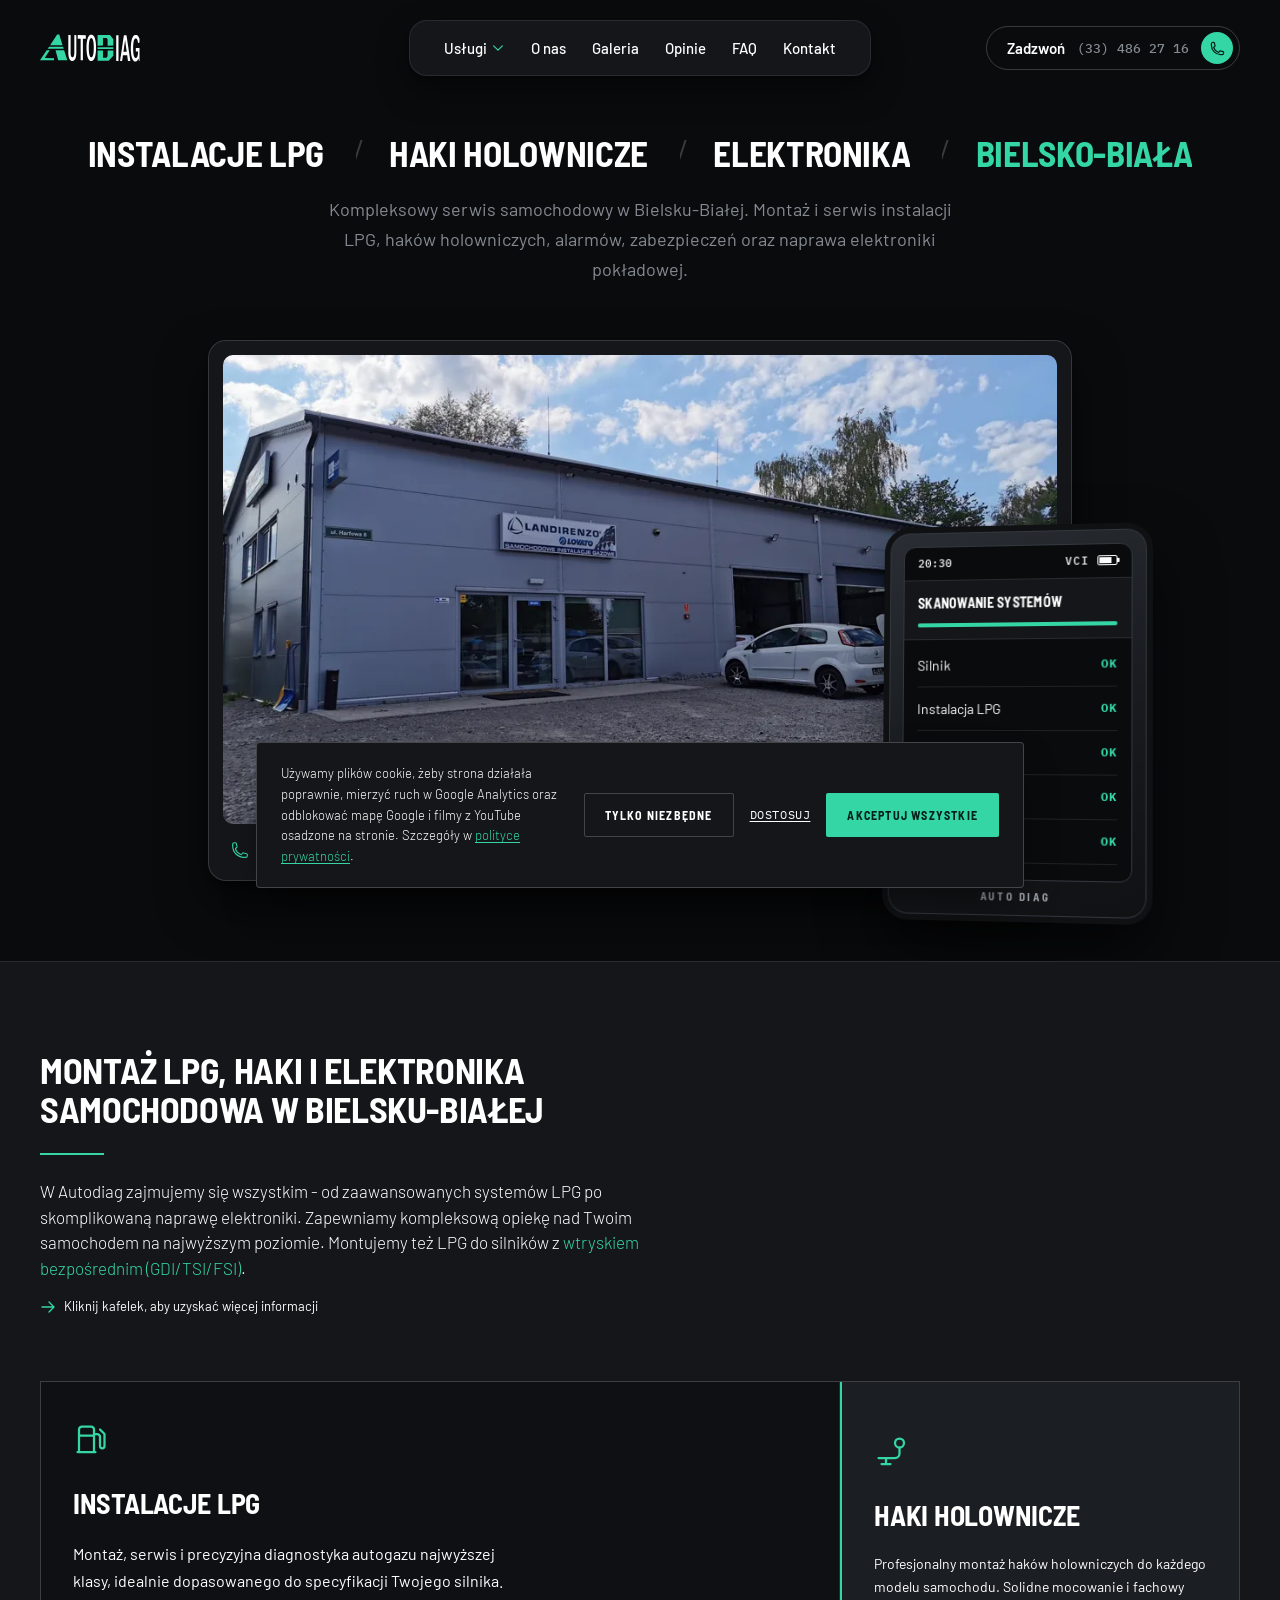
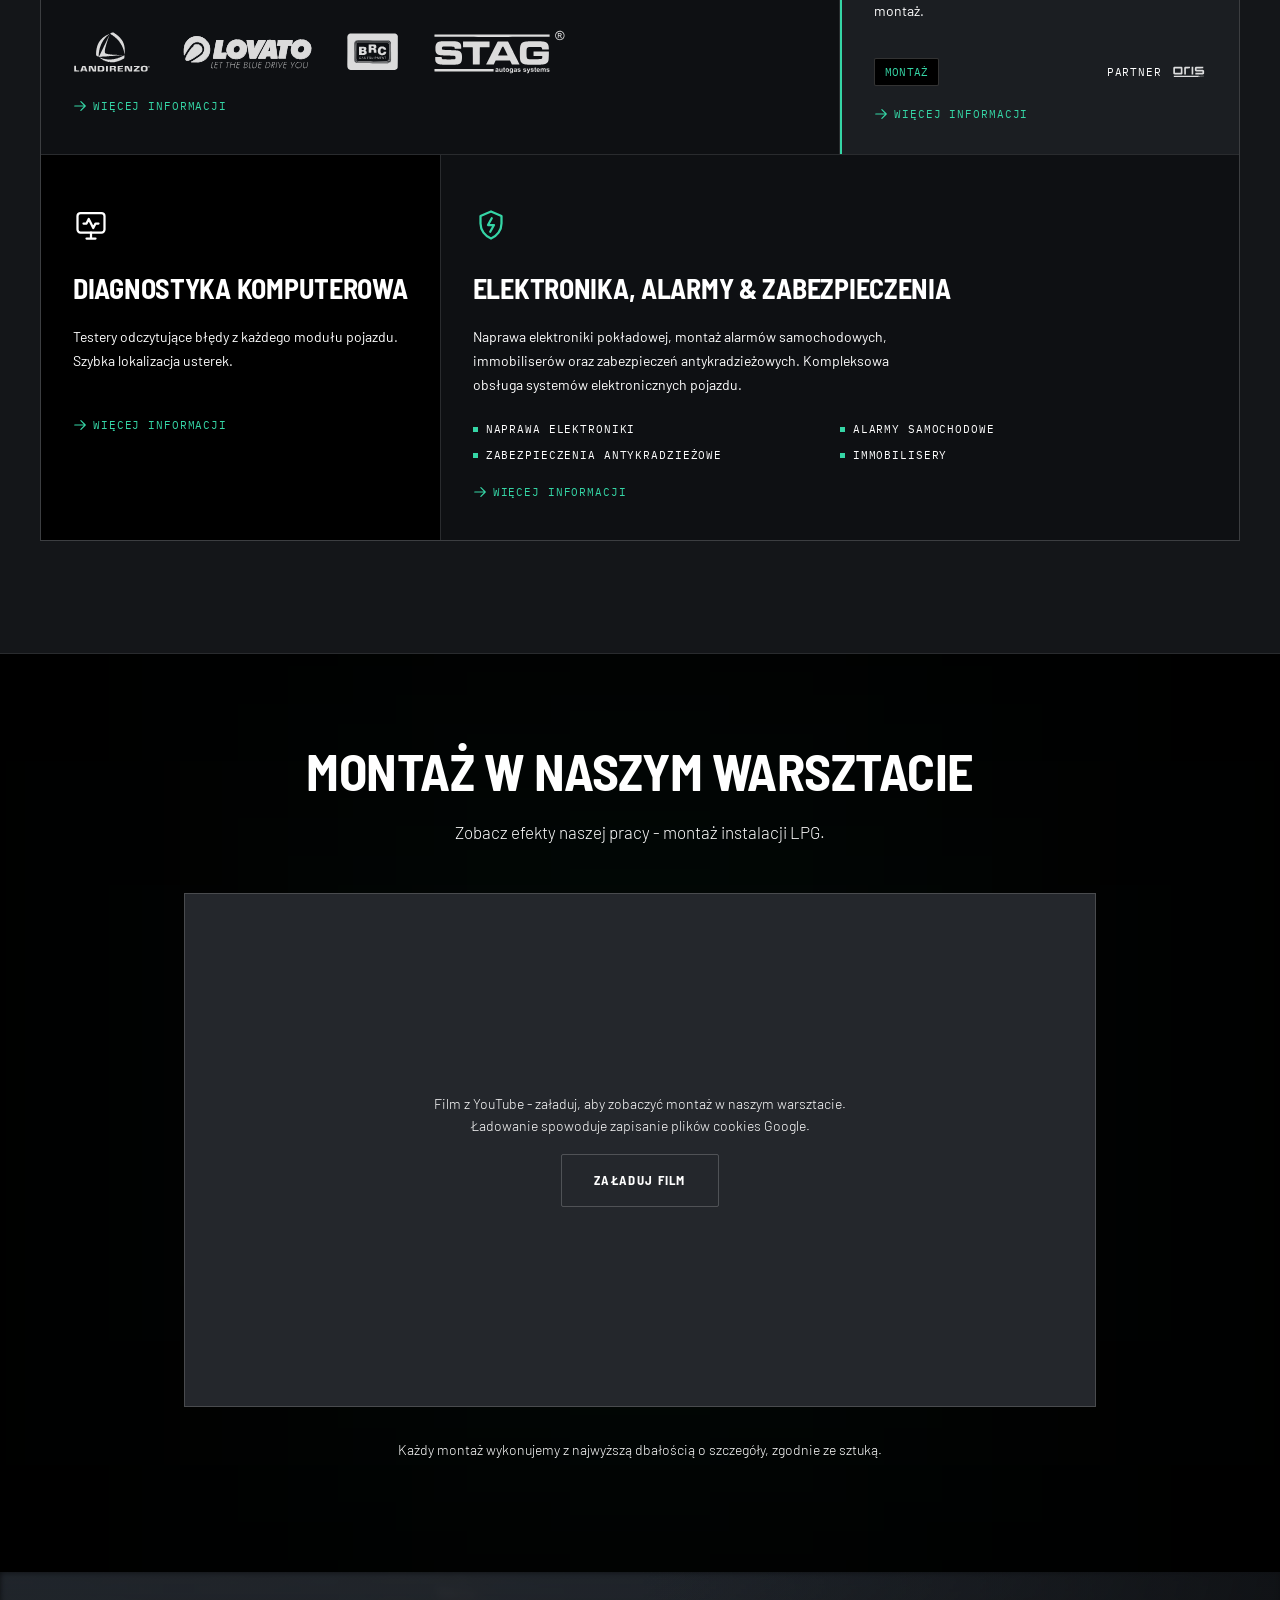
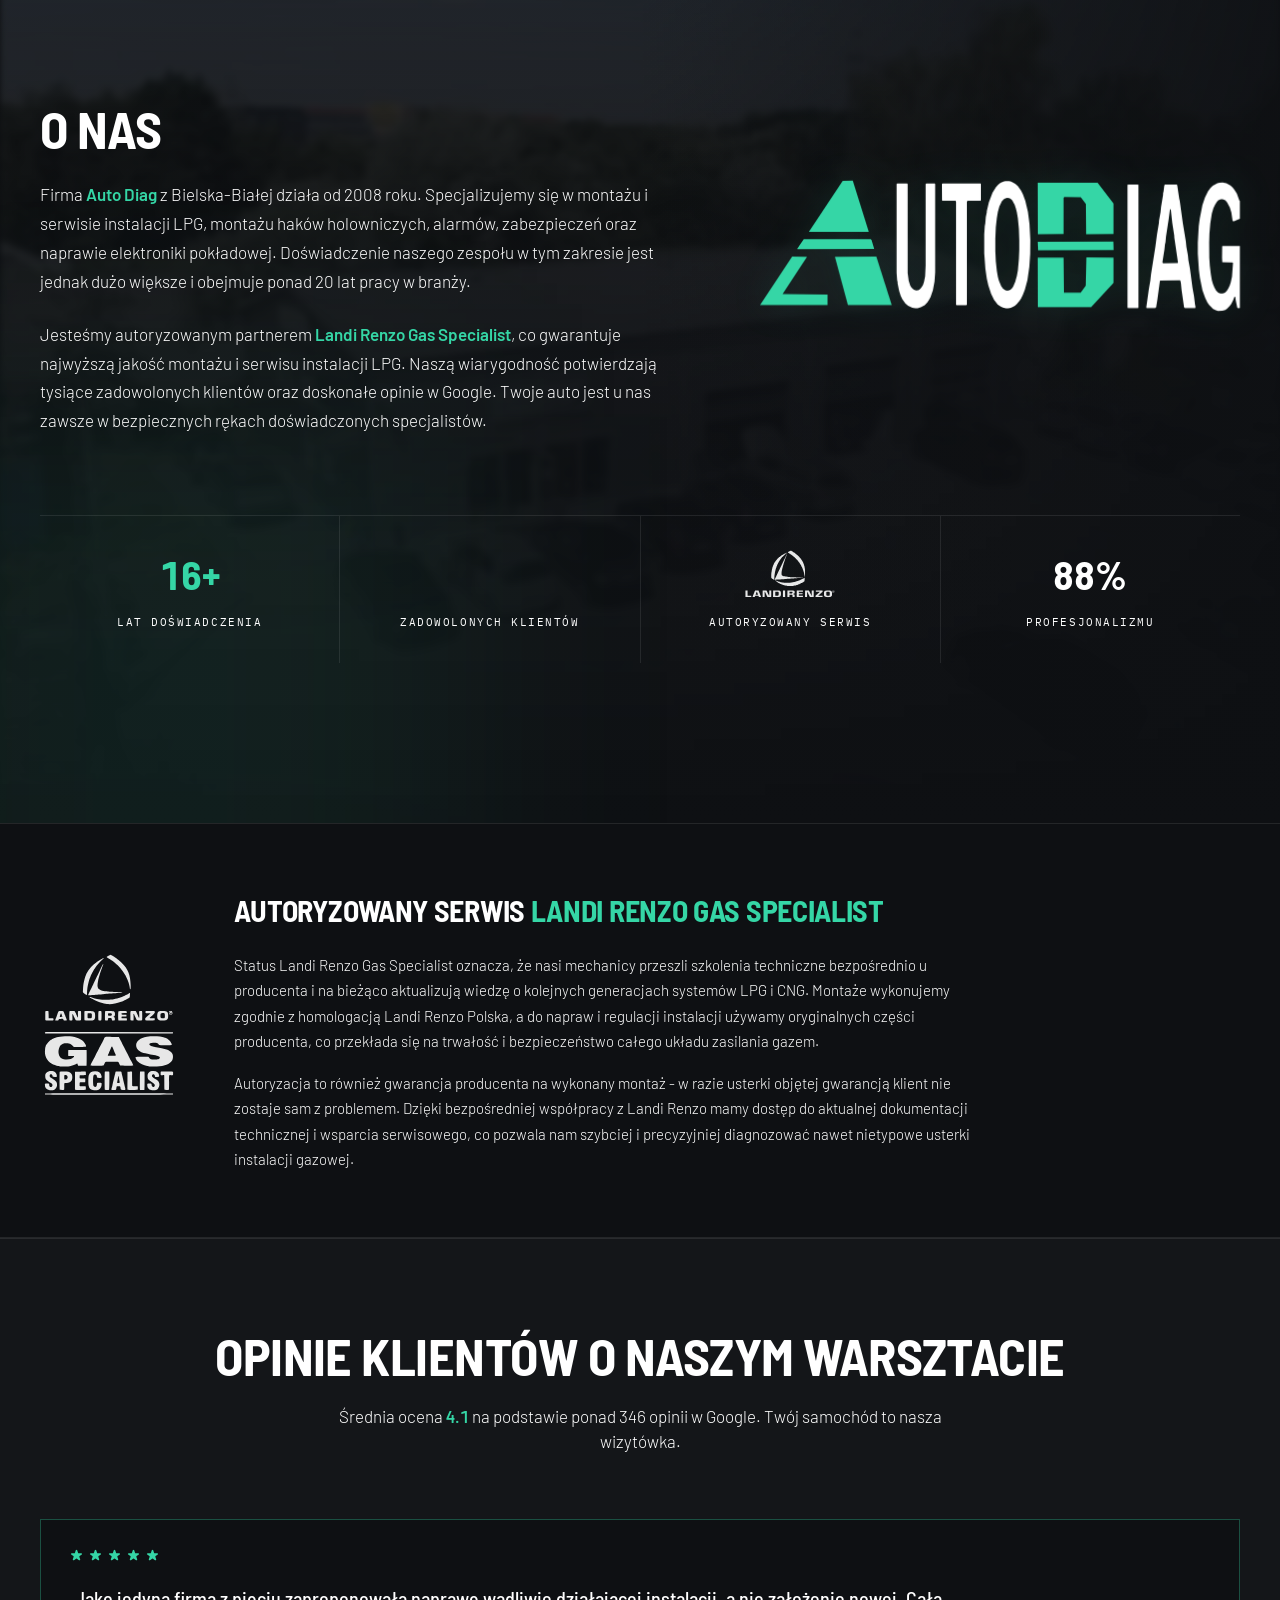
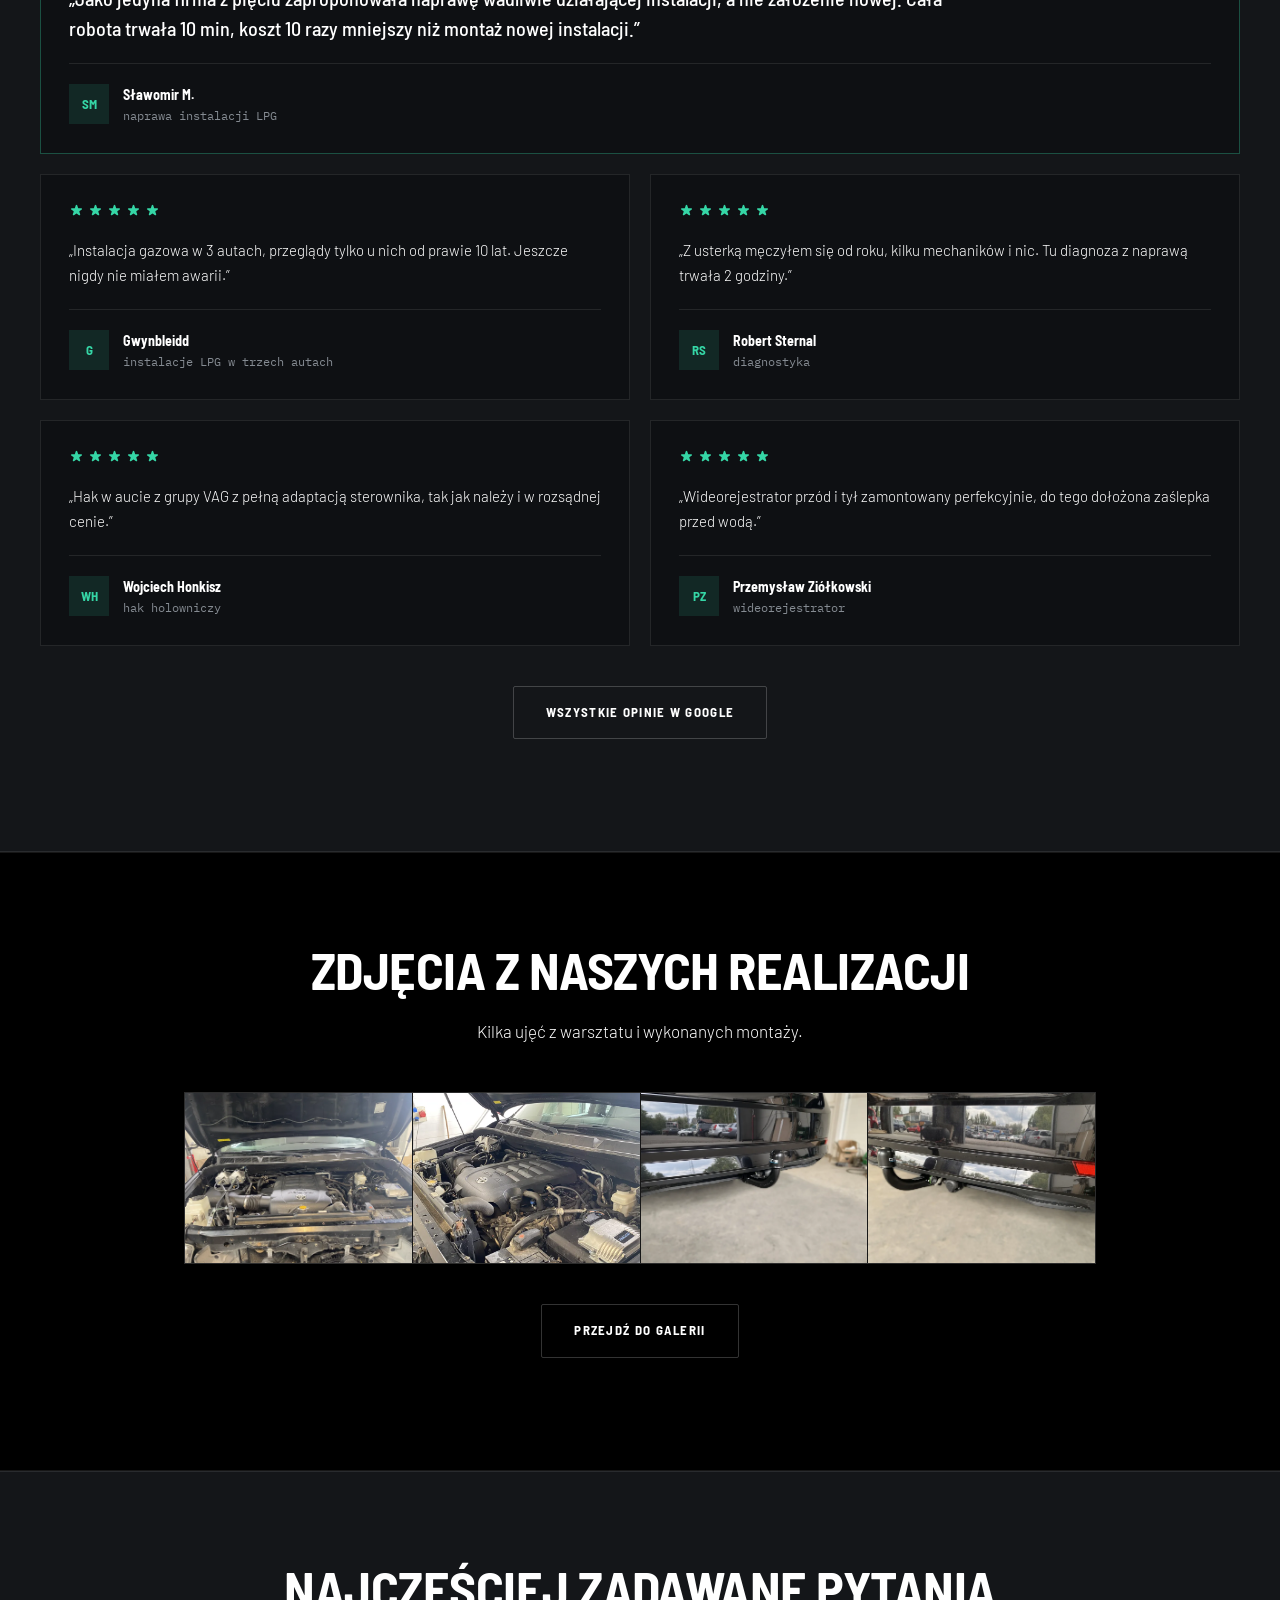
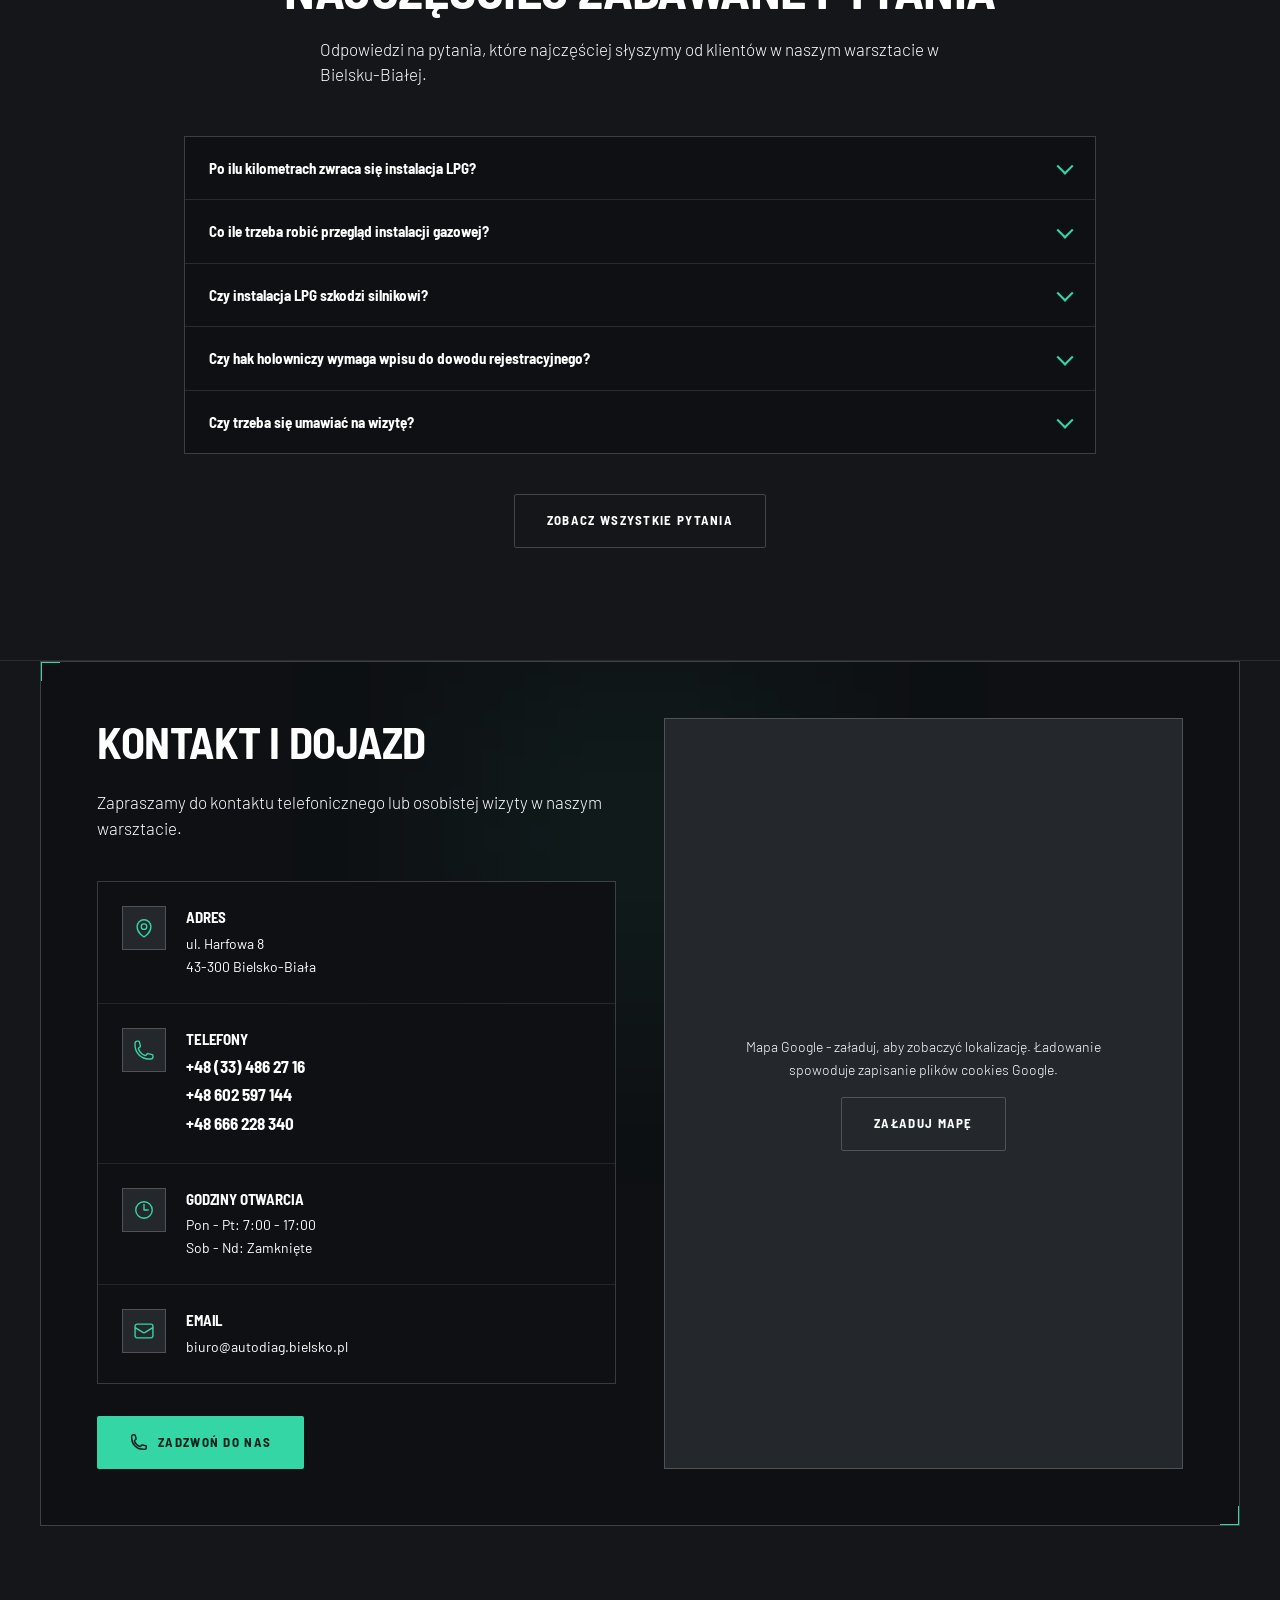
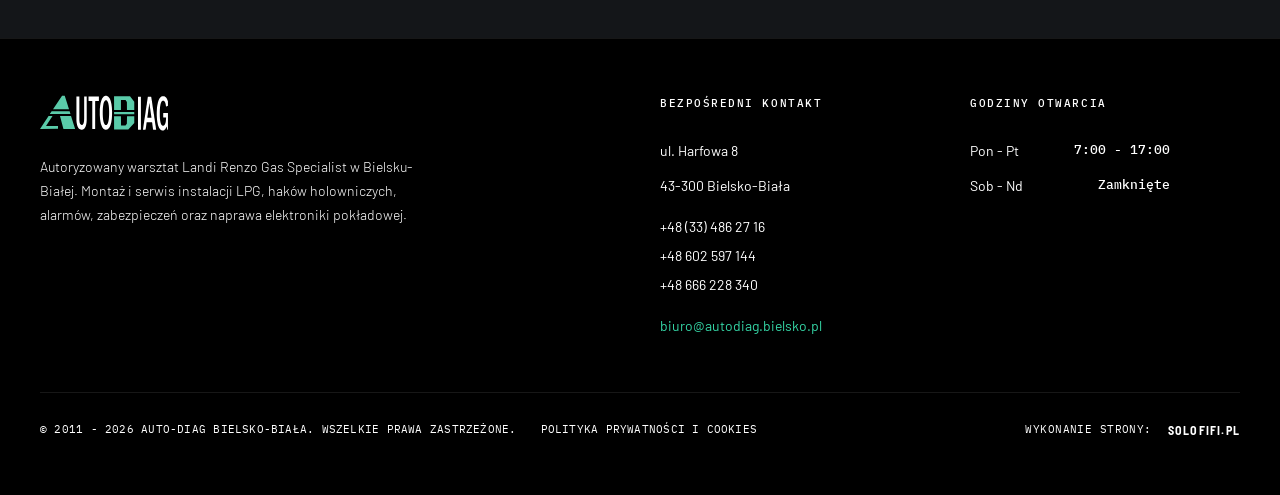
<file: index.html>
<!DOCTYPE html>
<html lang="pl">
<head>
<script src="js/ga-init.js?v=50d5a978"></script>
<meta charset="UTF-8">
<meta name="viewport" content="width=device-width, initial-scale=1.0">
<title>Autogaz LPG Bielsko-Biała - Haki, Diagnostyka | Auto Diag</title>
<meta name="description" content="Auto Diag Bielsko-Biała – autogaz i instalacje LPG, haki holownicze, diagnostyka komputerowa i elektronika samochodowa. 18 lat doświadczenia. Zadzwoń!">
<link rel="canonical" href="https://lpg.bielsko.pl/">

<meta property="og:type" content="business.business">
<meta property="og:site_name" content="Auto Diag Bielsko-Biała">
<meta property="og:title" content="Autogaz LPG Bielsko-Biała - Haki, Diagnostyka | Auto Diag">
<meta property="og:description" content="Auto Diag Bielsko-Biała – autogaz i instalacje LPG, haki holownicze, diagnostyka komputerowa i elektronika samochodowa. 18 lat doświadczenia. Zadzwoń!">
<meta property="og:url" content="https://lpg.bielsko.pl/">
<meta property="og:image" content="https://lpg.bielsko.pl/images/og/lpg-16x9.jpg">
<meta property="og:image:width" content="1200">
<meta property="og:image:height" content="630">
<meta property="og:image:alt" content="Instalacja LPG zamontowana w Toyocie V8 – warsztat Auto Diag Bielsko-Biała">
<meta property="og:locale" content="pl_PL">

<meta name="twitter:card" content="summary_large_image">
<meta name="twitter:title" content="Autogaz LPG Bielsko-Biała - Haki, Diagnostyka | Auto Diag">
<meta name="twitter:description" content="Auto Diag Bielsko-Biała – autogaz i instalacje LPG, haki holownicze, diagnostyka komputerowa i elektronika samochodowa. 18 lat doświadczenia. Zadzwoń!">
<meta name="twitter:image" content="https://lpg.bielsko.pl/images/og/lpg-16x9.jpg">

<link rel="icon" href="icons/favicon.ico" sizes="any">
<link rel="icon" href="icons/favicon-16x16.png" sizes="16x16" type="image/png">
<link rel="icon" href="icons/favicon-32x32.png" sizes="32x32" type="image/png">
<link rel="apple-touch-icon" href="icons/apple-touch-icon.png" sizes="180x180">
<link rel="manifest" href="icons/site.webmanifest">

<link rel="stylesheet" href="css/fonts.css?v=e96d44db">
<link rel="preload" as="image" href="images/warsztat-1600.webp" imagesrcset="images/warsztat-960.webp 960w, images/warsztat-1600.webp 1600w" imagesizes="(min-width: 1024px) 54rem, 100vw" fetchpriority="high">
<link rel="stylesheet" href="css/style.css?v=928affa5">

<script type="application/ld+json">
{
  "@context": "https://schema.org",
  "@type": "AutoRepair",
  "@id": "https://lpg.bielsko.pl/#organization",
  "name": "Auto Diag. Autogaz, elektronika samochodowa",
  "alternateName": ["Auto Diag", "Autodiag", "Auto Diag Bielsko-Biała"],
  "image": [
    "https://lpg.bielsko.pl/images/og/lpg-1x1.jpg",
    "https://lpg.bielsko.pl/images/og/lpg-4x3.jpg",
    "https://lpg.bielsko.pl/images/og/lpg-16x9.jpg"
  ],
  "logo": "https://lpg.bielsko.pl/images/logos/social.jpg",
  "url": "https://lpg.bielsko.pl/",
  "sameAs": [
    "https://maps.app.goo.gl/z8B3qGQAsPBcFWm39"
  ],
  "telephone": ["+48334862716", "+48602597144", "+48666228340"],
  "email": "biuro@autodiag.bielsko.pl",
  "priceRange": "$$",
  "currenciesAccepted": "PLN",
  "paymentAccepted": "Gotówka, Karta płatnicza",
  "address": {
    "@type": "PostalAddress",
    "streetAddress": "ul. Harfowa 8",
    "addressLocality": "Bielsko-Biała",
    "postalCode": "43-300",
    "addressCountry": "PL"
  },
  "geo": {
    "@type": "GeoCoordinates",
    "latitude": 49.8440704,
    "longitude": 19.0363426
  },
  "areaServed": [
    { "@type": "City", "name": "Bielsko-Biała" },
    { "@type": "City", "name": "Czechowice-Dziedzice" },
    { "@type": "City", "name": "Żywiec" },
    { "@type": "City", "name": "Cieszyn" },
    { "@type": "City", "name": "Wilkowice" },
    { "@type": "City", "name": "Szczyrk" }
  ],
  "openingHoursSpecification": [
    {
      "@type": "OpeningHoursSpecification",
      "dayOfWeek": ["Monday", "Tuesday", "Wednesday", "Thursday", "Friday"],
      "opens": "07:00",
      "closes": "17:00"
    },
    {
      "@type": "OpeningHoursSpecification",
      "dayOfWeek": ["Saturday", "Sunday"],
      "opens": "00:00",
      "closes": "00:00"
    }
  ],
  "hasOfferCatalog": {
    "@type": "OfferCatalog",
    "name": "Usługi Auto Diag",
    "itemListElement": [
      { "@type": "Offer", "itemOffered": { "@type": "Service", "name": "Montaż instalacji LPG i CNG" } },
      { "@type": "Offer", "itemOffered": { "@type": "Service", "name": "Serwis i regulacja instalacji LPG" } },
      { "@type": "Offer", "itemOffered": { "@type": "Service", "name": "Wymiana butli i reduktorów LPG" } },
      { "@type": "Offer", "itemOffered": { "@type": "Service", "name": "Montaż haków holowniczych" } },
      { "@type": "Offer", "itemOffered": { "@type": "Service", "name": "Diagnostyka komputerowa" } },
      { "@type": "Offer", "itemOffered": { "@type": "Service", "name": "Naprawa elektroniki pojazdowej" } },
      { "@type": "Offer", "itemOffered": { "@type": "Service", "name": "Montaż alarmów i immobiliserów" } },
      { "@type": "Offer", "itemOffered": { "@type": "Service", "name": "Montaż czujników parkowania" } },
      { "@type": "Offer", "itemOffered": { "@type": "Service", "name": "Naprawa sterowników AirBag" } },
      { "@type": "Offer", "itemOffered": { "@type": "Service", "name": "Radio Code – odkodowanie radia" } }
    ]
  }
}
</script>
</head>
<body>

<nav class="site-header" id="siteHeader">
  <div class="site-header__inner">
    <a href="#top" class="site-header__logo" id="logoLink">
      <svg class="brand-logo" viewBox="0 0 260 73.14" width="256" height="72" role="img" aria-label="Auto Diag Bielsko-Biała – logo"><path class="brand-logo__green" fill-rule="evenodd" d="M50.23 1.45 44.78 1.59 26.43 29.19 58.93 29.12ZM20.15 38.23 20.29 38.5 61.83 38.43 60.38 33.54 59.96 33.19 23.67 33.19ZM36.57 63.07 12.21 62.86 25.46 42.71 17.39 42.57 0 68.86 36.57 68.8ZM63 42.51 40.57 42.64 47.61 68.86 71.35 68.86ZM150.42 2.55 150.49 30.43 164.43 30.36 164.43 10.63 164.92 10.28 173.75 10.35 176.51 14.01 176.65 30.43 191.48 30.36 191.48 13.8 182.86 2.48ZM150.42 34.5 150.63 39.19 191.55 38.99 191.41 34.36ZM150.42 43.2 150.49 69.9 179.34 69.9 191.48 56.79 191.48 43.13 176.78 43.06 176.44 58.31 173.68 62.03 164.64 62.03 164.43 43.13Z" /><path class="brand-logo__white" fill-rule="evenodd" d="M74.32 2.9 73.97 3.17 73.97 51.27 74.25 55.27 74.52 56.44 74.52 57.13 75.35 61.2 76.18 63.69 77.08 65.62 78.73 67.97 80.18 69.21 82.46 70.31 84.11 70.59 85.36 70.52 87.08 70.04 89.15 68.86 90.6 67.35 91.5 66.1 92.39 64.38 93.64 60.79 94.53 56.1 94.88 51.2 94.88 3.17 94.67 2.97 90.12 2.9 89.7 3.17 89.7 47.4 89.43 53.13 88.87 56.03 88.32 57.75 87.77 58.79 87.08 59.76 86.39 60.38 85.7 60.72 84.6 60.86 83.7 60.65 82.8 60.1 81.91 59.13 81.35 58.17 80.53 55.68 79.97 51.41 79.97 3.45 79.9 3.11 79.56 2.9ZM99.02 2.9 98.6 3.11 98.54 3.52 98.6 12.21 98.95 12.35 105.92 12.35 106.19 12.77 106.19 68.59 106.47 68.86 111.78 68.86 112.06 68.52 112.06 12.97 112.13 12.63 112.68 12.28 119.3 12.35 119.65 12.14 119.65 3.17 119.44 2.97ZM132.83 1.66 131.79 1.93 130.21 2.69 129.03 3.59 127.79 4.9 125.93 7.87 123.93 13.18 122.82 17.87 122.82 18.49 122.27 21.18 122 24.56 121.72 26.08 121.44 30.57 121.44 40.85 122.06 49.27 122.82 54.44 123.65 58.17 125.17 62.72 126.76 65.97 128.76 68.52 130.41 69.69 131.59 70.24 133.17 70.59 134.42 70.59 135.8 70.31 136.69 69.97 138 69.21 139.18 68.24 140.63 66.45 141.45 65.14 142.35 63.34 143.46 60.45 144.84 55.34 145.87 48.09 146.35 40.99 146.42 33.47 145.94 24.7 145.11 18.29 143.66 12.28 142.35 8.69 141.39 6.76 139.66 4.35 138.28 3.11 136.07 1.93 134.97 1.66ZM133.73 10.7 134.97 10.9 135.73 11.32 136.62 12.14 137.94 14.56 138.56 16.42 139.11 18.56 139.66 21.87 140.21 27.6 140.42 33.6 140.42 38.85 140.21 43.82 139.66 49.96 139.11 53.06 138.21 56.31 137.11 58.79 136.56 59.62 135.87 60.31 135.24 60.72 134.42 61 133.38 61 132.76 60.79 131.59 59.96 130.62 58.58 129.38 55.55 128.83 53.55 128.27 50.23 127.72 45.2 127.45 39.61 127.45 32.78 127.72 26.63 128.27 21.67 128.83 18.29 129.65 15.32 131.04 12.56 132.28 11.25ZM199.42 3.59 199.14 3.73 199.07 4 199.07 70.18 199.35 70.38 204.8 70.38 205.01 70.24 205.01 3.8 204.73 3.59ZM219.36 3.59 219.15 3.73 218.94 4.35 218.6 7.25 218.32 8.28 218.32 9.04 217.22 15.73 216.94 18.56 216.11 23.18 216.05 24.43 215.01 30.57 214.18 37.05 211.77 52.3 211.42 55.55 210.59 60.31 209.21 70.18 209.42 70.38 213.84 70.45 214.53 70.18 215.22 66.04 216.6 55.75 216.8 55.48 227.43 55.41 227.71 55.62 227.98 56.93 228.33 60.51 229.71 70.18 230.33 70.45 235.78 70.38 235.92 69.83 235.64 68.59 235.09 64.03 234.26 59.41 232.88 49.06 232.05 44.51 231.78 41.88 230.95 37.26 230.67 34.43 229.02 24.36 227.36 12.28 227.09 11.32 225.98 3.86 225.64 3.59ZM222.32 16.84 222.53 17.25 223.29 24.29 224.39 31.26 224.39 32.09 226.4 45.82 226.19 46.09 218.46 46.16 218.05 45.96 217.98 45.54 219.08 38.64 219.36 35.95 219.63 34.85 219.91 31.74 221.29 22.84 222.05 17.11ZM250.55 2.42 248.82 2.48 247.72 2.76 245.23 4.21 243.99 5.45 242.68 7.18 241.02 10.56 239.64 14.56 238.2 21.87 237.64 26.15 237.16 35.05 237.16 41.06 237.71 49.68 238.26 54.03 239.64 60.72 241.16 64.93 242.34 67.35 243.3 68.8 245.44 70.87 246.89 71.62 248.06 71.97 250.48 71.9 252 71.42 252.96 70.8 254.41 69.35 255.24 68.24 256.27 66.24 256.89 64.52 257.1 64.31 257.31 64.31 257.52 64.65 257.65 66.1 258.48 70.18 258.96 70.52 259.93 70.45 259.93 36.78 250.55 36.78 250.34 36.99 250.27 43.26 250.41 45.61 255.93 45.68 256.2 45.96 255.65 53.41 255.03 56.37 254.48 58.1 253.65 59.89 252.89 61.07 251.79 62.1 250.62 62.58 249.37 62.58 248.27 62.1 247.03 60.86 246.13 59.34 245.3 57.27 244.75 55.34 244.2 52.17 243.65 47.54 243.37 43.13 243.3 34.98 243.44 30.22 243.92 24.5 244.75 19.25 245.58 16.42 246.48 14.42 247.51 12.83 248.27 12.08 248.89 11.73 249.65 11.52 250.55 11.52 251.72 11.87 252.27 12.28 253.03 13.18 254.48 15.94 255.31 18.63 255.93 22.91 256.14 23.46 256.76 23.39 259.93 22.01 259.93 12.49 259.65 12.21 258.27 8.42 256.96 6.28 256 5.11 254.82 4 252.62 2.76Z" /></svg>
    </a>

    <div class="site-header__nav">
      <div class="site-header__dropdown">
        <a href="/#uslugi" class="site-header__link site-header__dropdown-toggle" aria-haspopup="true" aria-expanded="false">
          Usługi
          <svg class="site-header__dropdown-icon" viewBox="0 0 24 24" fill="none" stroke="currentColor" stroke-width="2"><path stroke-linecap="round" stroke-linejoin="round" d="m19.5 8.25-7.5 7.5-7.5-7.5"/></svg>
        </a>
        <div class="site-header__dropdown-menu">
          <a href="/instalacje-lpg" class="site-header__dropdown-link">
            <span class="site-header__dropdown-tile"><svg viewBox="0 0 24 24" fill="none" stroke="currentColor" stroke-width="1.5" stroke-linecap="round" stroke-linejoin="round" aria-hidden="true"><path d="M4 20V5a2 2 0 0 1 2-2h6a2 2 0 0 1 2 2v15M3 20h12M4 9h10M14 8h2a2 2 0 0 1 2 2v6a1.5 1.5 0 0 0 3 0V8l-3-3"/></svg></span>
            <span class="site-header__dropdown-text"><span class="site-header__dropdown-title">Instalacje LPG</span><span class="site-header__dropdown-desc">Montaż i serwis instalacji gazowych</span></span>
          </a>
          <a href="/haki-holownicze" class="site-header__dropdown-link">
            <span class="site-header__dropdown-tile"><svg viewBox="0 0 24 24" fill="none" stroke="currentColor" stroke-width="1.5" stroke-linecap="round" stroke-linejoin="round" aria-hidden="true"><circle cx="17" cy="6" r="3"/><path d="M17 9v4a3 3 0 0 1-3 3H3M8 16v4M5 20h6"/></svg></span>
            <span class="site-header__dropdown-text"><span class="site-header__dropdown-title">Haki holownicze</span><span class="site-header__dropdown-desc">Stałe i wypinane, z homologacją E20</span></span>
          </a>
          <a href="/diagnostyka-komputerowa" class="site-header__dropdown-link">
            <span class="site-header__dropdown-tile"><svg viewBox="0 0 24 24" fill="none" stroke="currentColor" stroke-width="1.5" stroke-linecap="round" stroke-linejoin="round" aria-hidden="true"><rect x="3" y="4" width="18" height="13" rx="2"/><path d="M7 11h2l1.5-3 3 6 1.5-3h2M9 21h6M12 17v4"/></svg></span>
            <span class="site-header__dropdown-text"><span class="site-header__dropdown-title">Diagnostyka</span><span class="site-header__dropdown-desc">Odczyt błędów i analiza parametrów</span></span>
          </a>
          <a href="/elektronika-alarmy" class="site-header__dropdown-link">
            <span class="site-header__dropdown-tile"><svg viewBox="0 0 24 24" fill="none" stroke="currentColor" stroke-width="1.5" stroke-linecap="round" stroke-linejoin="round" aria-hidden="true"><path d="M12 3l7 3v5c0 4.5-3 8.3-7 10-4-1.7-7-5.5-7-10V6l7-3z"/><path d="M12.5 7.5 10 12h4l-2.5 4.5"/></svg></span>
            <span class="site-header__dropdown-text"><span class="site-header__dropdown-title">Elektronika i alarmy</span><span class="site-header__dropdown-desc">Alarmy, zabezpieczenia, elektronika</span></span>
          </a>
        </div>
      </div>
      <a href="/#o-nas" class="site-header__link">O nas</a>
      <a href="/galeria" class="site-header__link">Galeria</a>
      <a href="/#opinie" class="site-header__link">Opinie</a>
      <a href="/faq" class="site-header__link">FAQ</a>
      <a href="/#kontakt" class="site-header__link">Kontakt</a>
    </div>

    <a href="tel:+48334862716" class="site-header__cta">Zadzwoń<span class="site-header__cta-number">(33) 486 27 16</span><span class="site-header__cta-icon"><svg viewBox="0 0 24 24" fill="none" stroke="currentColor" stroke-width="2" aria-hidden="true"><path stroke-linecap="round" stroke-linejoin="round" d="M2.25 6.75c0 8.284 6.716 15 15 15h2.25a2.25 2.25 0 002.25-2.25v-1.372c0-.516-.351-.966-.852-1.091l-4.423-1.106c-.44-.11-.902.055-1.173.417l-.97 1.293c-.282.376-.769.542-1.21.38a12.035 12.035 0 01-7.143-7.143c-.162-.441.004-.928.38-1.21l1.293-.97c.363-.271.527-.734.417-1.173L6.963 3.102a1.125 1.125 0 00-1.091-.852H4.5A2.25 2.25 0 002.25 4.5v2.25z"/></svg></span></a>

    <div class="site-header__actions">
      <a href="tel:+48334862716" class="site-header__call" aria-label="Zadzwoń: +48 (33) 486 27 16"><svg viewBox="0 0 24 24" fill="none" stroke="currentColor" stroke-width="1.5" aria-hidden="true"><path stroke-linecap="round" stroke-linejoin="round" d="M2.25 6.75c0 8.284 6.716 15 15 15h2.25a2.25 2.25 0 002.25-2.25v-1.372c0-.516-.351-.966-.852-1.091l-4.423-1.106c-.44-.11-.902.055-1.173.417l-.97 1.293c-.282.376-.769.542-1.21.38a12.035 12.035 0 01-7.143-7.143c-.162-.441.004-.928.38-1.21l1.293-.97c.363-.271.527-.734.417-1.173L6.963 3.102a1.125 1.125 0 00-1.091-.852H4.5A2.25 2.25 0 002.25 4.5v2.25z"/></svg></a>
      <button class="site-header__burger" id="burgerBtn" aria-label="Menu" aria-expanded="false" aria-controls="mobileMenu">
        <span class="site-header__burger-line"></span>
        <span class="site-header__burger-line"></span>
        <span class="site-header__burger-line"></span>
      </button>
    </div>
  </div>

  <div class="site-header__mobile" id="mobileMenu">
    <div class="site-header__mobile-inner">
      <div class="site-header__mobile-item site-header__mobile-group">
        <button type="button" class="site-header__mobile-link site-header__mobile-toggle" aria-expanded="false" aria-controls="mobileServices">
          Usługi
          <svg class="site-header__mobile-chevron" viewBox="0 0 24 24" fill="none" stroke="currentColor" stroke-width="2" aria-hidden="true"><path stroke-linecap="round" stroke-linejoin="round" d="m19.5 8.25-7.5 7.5-7.5-7.5"/></svg>
        </button>
        <div class="site-header__mobile-sub" id="mobileServices">
          <div class="site-header__mobile-sub-inner">
            <a href="/instalacje-lpg" class="site-header__mobile-sublink"><span class="site-header__dropdown-tile"><svg viewBox="0 0 24 24" fill="none" stroke="currentColor" stroke-width="1.5" stroke-linecap="round" stroke-linejoin="round" aria-hidden="true"><path d="M4 20V5a2 2 0 0 1 2-2h6a2 2 0 0 1 2 2v15M3 20h12M4 9h10M14 8h2a2 2 0 0 1 2 2v6a1.5 1.5 0 0 0 3 0V8l-3-3"/></svg></span>Instalacje LPG</a>
            <a href="/haki-holownicze" class="site-header__mobile-sublink"><span class="site-header__dropdown-tile"><svg viewBox="0 0 24 24" fill="none" stroke="currentColor" stroke-width="1.5" stroke-linecap="round" stroke-linejoin="round" aria-hidden="true"><circle cx="17" cy="6" r="3"/><path d="M17 9v4a3 3 0 0 1-3 3H3M8 16v4M5 20h6"/></svg></span>Haki holownicze</a>
            <a href="/diagnostyka-komputerowa" class="site-header__mobile-sublink"><span class="site-header__dropdown-tile"><svg viewBox="0 0 24 24" fill="none" stroke="currentColor" stroke-width="1.5" stroke-linecap="round" stroke-linejoin="round" aria-hidden="true"><rect x="3" y="4" width="18" height="13" rx="2"/><path d="M7 11h2l1.5-3 3 6 1.5-3h2M9 21h6M12 17v4"/></svg></span>Diagnostyka</a>
            <a href="/elektronika-alarmy" class="site-header__mobile-sublink"><span class="site-header__dropdown-tile"><svg viewBox="0 0 24 24" fill="none" stroke="currentColor" stroke-width="1.5" stroke-linecap="round" stroke-linejoin="round" aria-hidden="true"><path d="M12 3l7 3v5c0 4.5-3 8.3-7 10-4-1.7-7-5.5-7-10V6l7-3z"/><path d="M12.5 7.5 10 12h4l-2.5 4.5"/></svg></span>Elektronika i alarmy</a>
          </div>
        </div>
      </div>
      <a href="/#o-nas" class="site-header__mobile-item site-header__mobile-link">O nas</a>
      <a href="/galeria" class="site-header__mobile-item site-header__mobile-link">Galeria</a>
      <a href="/#opinie" class="site-header__mobile-item site-header__mobile-link">Opinie</a>
      <a href="/faq" class="site-header__mobile-item site-header__mobile-link">FAQ</a>
      <a href="/#kontakt" class="site-header__mobile-item site-header__mobile-link">Kontakt</a>

      <div class="site-header__mobile-calls">
        <p class="site-header__mobile-calls-label">Zadzwoń do nas</p>
        <a href="tel:+48334862716" class="site-header__mobile-call site-header__mobile-call--primary"><svg viewBox="0 0 24 24" fill="none" stroke="currentColor" stroke-width="2"><path stroke-linecap="round" stroke-linejoin="round" d="M2.25 6.75c0 8.284 6.716 15 15 15h2.25a2.25 2.25 0 002.25-2.25v-1.372c0-.516-.351-.966-.852-1.091l-4.423-1.106c-.44-.11-.902.055-1.173.417l-.97 1.293c-.282.376-.769.542-1.21.38a12.035 12.035 0 01-7.143-7.143c-.162-.441.004-.928.38-1.21l1.293-.97c.363-.271.527-.734.417-1.173L6.963 3.102a1.125 1.125 0 00-1.091-.852H4.5A2.25 2.25 0 002.25 4.5v2.25z"/></svg> +48 (33) 486 27 16</a>
        <a href="tel:+48602597144" class="site-header__mobile-call"><svg viewBox="0 0 24 24" fill="none" stroke="currentColor" stroke-width="2"><path stroke-linecap="round" stroke-linejoin="round" d="M2.25 6.75c0 8.284 6.716 15 15 15h2.25a2.25 2.25 0 002.25-2.25v-1.372c0-.516-.351-.966-.852-1.091l-4.423-1.106c-.44-.11-.902.055-1.173.417l-.97 1.293c-.282.376-.769.542-1.21.38a12.035 12.035 0 01-7.143-7.143c-.162-.441.004-.928.38-1.21l1.293-.97c.363-.271.527-.734.417-1.173L6.963 3.102a1.125 1.125 0 00-1.091-.852H4.5A2.25 2.25 0 002.25 4.5v2.25z"/></svg> +48 602 597 144</a>
        <a href="tel:+48666228340" class="site-header__mobile-call"><svg viewBox="0 0 24 24" fill="none" stroke="currentColor" stroke-width="2"><path stroke-linecap="round" stroke-linejoin="round" d="M2.25 6.75c0 8.284 6.716 15 15 15h2.25a2.25 2.25 0 002.25-2.25v-1.372c0-.516-.351-.966-.852-1.091l-4.423-1.106c-.44-.11-.902.055-1.173.417l-.97 1.293c-.282.376-.769.542-1.21.38a12.035 12.035 0 01-7.143-7.143c-.162-.441.004-.928.38-1.21l1.293-.97c.363-.271.527-.734.417-1.173L6.963 3.102a1.125 1.125 0 00-1.091-.852H4.5A2.25 2.25 0 002.25 4.5v2.25z"/></svg> +48 666 228 340</a>
      </div>
    </div>
  </div>
</nav>

<main id="top">

<section class="hero">
  <div class="hero__content">
    <h1 class="hero__title hero-anim hero-anim--slide" style="--delay:0.1s">
      <span class="hero__title-line">Instalacje LPG</span>
      <span class="hero__title-line hero__title-line--pop" style="--pop:0.5s"><span>Haki holownicze</span></span>
      <span class="hero__title-line hero__title-line--pop" style="--pop:0.7s"><span>Elektronika</span></span>
      <span class="hero__title-line hero__title-line--pop text-primary" style="--pop:0.9s"><span>Bielsko-Biała</span></span>
    </h1>

    <p class="hero__lead hero-anim hero-anim--slide" style="--delay:0.2s" data-edit-id="hero-lead">
      Kompleksowy serwis samochodowy w Bielsku-Białej. Montaż i serwis instalacji LPG, haków holowniczych, alarmów, zabezpieczeń oraz naprawa elektroniki pokładowej.
    </p>

    <div class="hero__stage">
      <figure class="hero__photo hero-anim" style="--delay:0.3s">
        <img src="images/warsztat-1600.webp" srcset="images/warsztat-960.webp 960w, images/warsztat-1600.webp 1600w" sizes="(min-width: 1024px) 54rem, 100vw" width="1600" height="900" alt="Budynek warsztatu Auto Diag przy ul. Harfowej 8 w Bielsku-Białej" fetchpriority="high">
        <figcaption class="hero__meta">
          <span class="hero__meta-item">
            <svg viewBox="0 0 24 24" fill="none" stroke="currentColor" stroke-width="1.5" aria-hidden="true"><path stroke-linecap="round" stroke-linejoin="round" d="M2.25 6.75c0 8.284 6.716 15 15 15h2.25a2.25 2.25 0 002.25-2.25v-1.372c0-.516-.351-.966-.852-1.091l-4.423-1.106c-.44-.11-.902.055-1.173.417l-.97 1.293c-.282.376-.769.542-1.21.38a12.035 12.035 0 01-7.143-7.143c-.162-.441.004-.928.38-1.21l1.293-.97c.363-.271.527-.734.417-1.173L6.963 3.102a1.125 1.125 0 00-1.091-.852H4.5A2.25 2.25 0 002.25 4.5v2.25z"/></svg>
            <a href="tel:+48334862716" class="hero__meta-link">+48 (33) 486 27 16</a>
          </span>
          <span class="hero__meta-item">
            <svg viewBox="0 0 24 24" fill="none" stroke="currentColor" stroke-width="1.5" aria-hidden="true"><path stroke-linecap="round" stroke-linejoin="round" d="M15 10.5a3 3 0 11-6 0 3 3 0 016 0z"/><path stroke-linecap="round" stroke-linejoin="round" d="M19.5 10.5c0 7.142-7.5 11.25-7.5 11.25S4.5 17.642 4.5 10.5a7.5 7.5 0 1115 0z"/></svg>
            <a href="#kontakt" class="hero__meta-link">ul. Harfowa 8, Bielsko-Biała</a>
          </span>
        </figcaption>
      </figure>

      <div class="obd hero-anim" style="--delay:0.5s" data-obd>
        <div class="obd__body">
          <div class="obd__screen">
            <div class="obd__statusbar" aria-hidden="true">
              <span data-obd-clock>Auto Diag</span>
              <span class="obd__statusbar-right">
                <span>VCI</span>
                <span class="obd__battery"><span></span></span>
              </span>
            </div>

            <div class="obd__view obd__view--boot" aria-hidden="true">
              <span class="obd__logo">Auto Diag</span>
              <span class="obd__loader"><span></span></span>
            </div>

            <div class="obd__view obd__view--scan" aria-hidden="true">
              <div class="obd__head">
                <span>Skanowanie systemów</span>
                <span class="obd__progress"><span class="obd__progress-fill"></span></span>
              </div>
              <ul class="obd__systems">
                <li style="--i:0"><span>Silnik</span><span class="obd__ok">OK</span></li>
                <li style="--i:1"><span>Instalacja LPG</span><span class="obd__ok">OK</span></li>
                <li style="--i:2"><span>ABS / ESP</span><span class="obd__ok">OK</span></li>
                <li style="--i:3"><span>Airbag SRS</span><span class="obd__ok">OK</span></li>
                <li style="--i:4"><span>Immobiliser</span><span class="obd__ok">OK</span></li>
              </ul>
            </div>

            <div class="obd__view obd__view--result" role="status">
              <div class="obd__head"><span>Wynik skanu</span></div>
              <div class="obd__result">
                <span class="obd__label">Warsztat</span>
                <span class="obd__status" data-obd-status>Pon – Pt</span>
                <span class="obd__note" data-obd-note>7:00 – 17:00</span>
              </div>
              <div class="obd__tiles">
                <span class="obd__tile"><span class="obd__label">Google</span><span class="obd__tile-value"><span class="count-up" data-count="4.7" data-decimals="1">4.7</span>/5</span></span>
                <span class="obd__tile"><span class="obd__label">W branży</span><span class="obd__tile-value"><span class="count-up" data-count-since="2008">18</span> lat</span></span>
              </div>
              <button type="button" class="obd__rescan" data-obd-rescan>Skanuj ponownie</button>
            </div>
          </div>
          <span class="obd__brand" aria-hidden="true">Auto Diag</span>
        </div>
      </div>
    </div>
  </div>
</section>

<section id="uslugi" class="services">
  <div class="container">
    <div class="services__heading reveal">
      <div class="services__heading-text">
        <h2 class="section-title">
          Montaż LPG, haki i elektronika<br>
          <span class="section-title--muted">samochodowa w Bielsku-Białej</span>
        </h2>
        <div class="accent-bar"></div>
        <p class="section-lead" data-edit-id="services-lead">
          W Autodiag zajmujemy się wszystkim - od zaawansowanych systemów LPG po skomplikowaną naprawę elektroniki. Zapewniamy kompleksową opiekę nad Twoim samochodem na najwyższym poziomie. Montujemy też LPG do silników z <a href="/instalacje-lpg#wtrysk-bezposredni">wtryskiem bezpośrednim (GDI/TSI/FSI)</a>.
        </p>
        <p class="services__hint">
          <svg viewBox="0 0 24 24" fill="none" stroke="currentColor" stroke-width="2"><path stroke-linecap="round" stroke-linejoin="round" d="M13.5 4.5L21 12m0 0l-7.5 7.5M21 12H3"/></svg>
          Kliknij kafelek, aby uzyskać więcej informacji
        </p>
      </div>
    </div>

    <div class="services__grid">
      <a href="/instalacje-lpg" class="service-card service-card--lpg reveal" style="--delay:0.1s">
        <div class="service-card__body">
          <svg class="service-card__icon" viewBox="0 0 24 24" fill="none" stroke="currentColor" stroke-width="1.5" stroke-linecap="round" stroke-linejoin="round" aria-hidden="true"><path d="M4 20V5a2 2 0 0 1 2-2h6a2 2 0 0 1 2 2v15M3 20h12M4 9h10M14 8h2a2 2 0 0 1 2 2v6a1.5 1.5 0 0 0 3 0V8l-3-3"/></svg>
          <h3 class="service-card__title">Instalacje LPG</h3>
          <p class="service-card__text" data-edit-id="service-lpg-text">Montaż, serwis i precyzyjna diagnostyka autogazu najwyższej klasy, idealnie dopasowanego do specyfikacji Twojego silnika.</p>
          <div class="service-card__brands">
            <img class="service-card__brand" src="images/logos/landi-renzo.svg" alt="Landi Renzo" width="666" height="374" loading="lazy" decoding="async">
            <img class="service-card__brand" src="images/logos/lovato-light.svg" alt="Lovato" width="880" height="300" loading="lazy" decoding="async">
            <img class="service-card__brand" src="images/logos/brc.svg" alt="BRC" width="572" height="434" loading="lazy" decoding="async">
            <img class="service-card__brand" src="images/logos/stag.svg" alt="STAG" width="512" height="173" loading="lazy" decoding="async">
          </div>
          <span class="service-card__more"><svg viewBox="0 0 24 24" fill="none" stroke="currentColor" stroke-width="2"><path stroke-linecap="round" stroke-linejoin="round" d="M13.5 4.5L21 12m0 0l-7.5 7.5M21 12H3"/></svg> Więcej informacji</span>
        </div>
      </a>

      <a href="/haki-holownicze" class="service-card service-card--hooks reveal" style="--delay:0.2s">
        <svg class="service-card__icon" viewBox="0 0 24 24" fill="none" stroke="currentColor" stroke-width="1.5" stroke-linecap="round" stroke-linejoin="round" aria-hidden="true"><circle cx="17" cy="6" r="3"/><path d="M17 9v4a3 3 0 0 1-3 3H3M8 16v4M5 20h6"/></svg>
        <h3 class="service-card__title">Haki Holownicze</h3>
        <p class="service-card__text service-card__text--grow" data-edit-id="service-hooks-text">Profesjonalny montaż haków holowniczych do każdego modelu samochodu. Solidne mocowanie i fachowy montaż.</p>
        <div class="service-card__tags">
          <span class="tag">Montaż</span>
          <span class="service-card__partner">Partner <svg viewBox="0 0 602 233" width="602" height="233" fill-rule="evenodd" role="img" aria-label="ORIS"><path fill="#00163d" d="M72.9 153.5c-3.5-0.9 -6.7-2 -7.9-2.8c-0.2-0.1 -0.7-0.3 -1-0.5c-4.9-2.4 -9-7.6 -10.4-13.1l-0.6-2.4 0-44.1l0-44.1 0.5-1.9c2.4-8.8 9.6-15.1 19.3-16.8c1-0.1 2.3-0.4 3-0.5c0.7-0.2 19.9-0.3 51.7-0.3c50.3 0 50.6 0 53.4 0.5c3.9 0.8 7.2 1.8 8.9 2.8c0.2 0.1 0.7 0.4 1.1 0.6c2.6 1.1 6.5 4.6 8.2 7.1c1.1 1.7 2.2 3.7 2.1 4.1c0 0.2 0.2 0.7 0.5 1.2c0.4 0.8 0.4 3.5 0.4 47.5l0 46.6 -0.5 1.1c-0.3 0.7 -0.6 1.3 -0.6 1.5c0 1.2 -3.3 5.5 -6.1 8c-2.4 2.1 -7.7 4.6 -11 5.1c-0.6 0.1 -1.6 0.4 -2.3 0.5c-2.2 0.7 -106.1 0.5 -108.7-0.1zM230.8 153.7c-0.2-0.2 -0.3-12.1 -0.3-52.9c0-52.9 0-56 0.9-57.9c0.2-0.4 0.4-1.1 0.6-1.6c1.1-3.7 6.7-9.1 11.5-11.2c0.5-0.2 1.2-0.5 1.6-0.7c1.2-0.6 4-1.3 6.9-1.9c2.6-0.5 3.3-0.5 37.1-0.5c28.8 0 34.4 0.1 34.6 0.3c0.4 0.5 0.4 26.3 0 27c-0.2 0.4 -1.3 0.5 -32.8 0.5c-18 0 -32.7 0 -32.7 0c0 0 -0.1 22.3 -0.2 49.6l-0.1 49.5 -13.4 0c-10.2 0.1 -13.5 0 -13.7-0.2zM349.9 153.7c-0.1-0.2 -0.1-28.7 -0.1-63.5l0.1-63.1 13.3 0c7.9-0.1 13.5 0 13.6 0.1c0.3 0.2 0.4 124.5 0.2 126.6c0 0.4 -27 0.2 -27.1-0.1zM410.9 153.8c-0.3-0.3 -0.2-26.5 0.2-26.8c0.2-0.2 15.3-0.3 56.9-0.3c33.2-0.1 56.6-0.2 56.8-0.4c0.2-0.2 0.3-20.7 0.1-21.1c-0.1-0.1 -18.7-0.2 -49.7-0.2c-33.9 0 -49.9-0.1 -50.5-0.3c-0.4-0.1 -1.6-0.4 -2.5-0.6c-6-1.3 -12.7-5.6 -15.6-10c-2.1-3.3 -2.9-5.3 -3.4-8.6c-0.2-2.2 -0.2-37.5 0-39.3c0.5-2.6 1.2-4.8 2.1-6.2c0.1-0.2 0.4-0.8 0.7-1.4c0.5-0.9 4.9-5.4 5.9-6c0.2-0.2 0.9-0.6 1.3-0.9c3-2 6.4-3.2 11.6-4.2c2.6-0.5 3.4-0.5 58.3-0.5c47.9 0 55.7 0 55.8 0.4c0.1 0.2 0.2 6.4 0.1 13.8l-0.1 13.4 -53.9 0.1c-29.6 0 -53.9 0.1 -54.1 0.3c-0.2 0.2 -0.2 21.5 0 22.1c0.1 0.4 5.2 0.4 47.9 0.4c31.6 0 48.8 0.1 50.7 0.3c2.6 0.2 6.9 1.2 8 1.7c0.2 0.1 1.1 0.6 2 1c3.2 1.6 5.6 3.3 7.8 5.6c1.4 1.5 3.4 4.3 3.8 5.5c0.1 0.4 0.4 1 0.5 1.3c0.2 0.3 0.4 0.9 0.5 1.5c0.1 0.5 0.4 1.5 0.5 2.1c0.7 2.1 0.4 38.5 -0.3 41c-1.5 5.4 -5.5 10.3 -10.3 12.7c-0.3 0.2 -0.8 0.4 -1 0.5c-1.3 0.9 -4.4 1.9 -8.1 2.8l-2.3 0.5 -59.8 0c-32.8 0 -59.8-0.1 -59.9-0.2zM174.8 126.1c0.3-0.9 0.3-70.2 -0.1-70.9c-0.2-0.4 -1-0.4 -46.8-0.4c-28.7 0 -46.7 0 -46.8 0.2c-0.2 0.3 -0.1 71.2 0 71.5c0.1 0.2 19.2 0.3 46.8 0.3l46.6 0 0.3-0.7z"/><path fill="#009fe3" d="M497 195.4c-6.4-2.2 -8.2-8.7 -4.1-15.6c0.4-0.8 2.6-2.8 3-2.8c0.1 0 0.5-0.2 0.7-0.5c0.3-0.3 0.7-0.5 0.9-0.5c0.3 0 1.2-0.2 1.9-0.5c1.9-0.7 4.8-0.7 6.2 0c0.6 0.3 1.3 0.5 1.5 0.5c1.2 0 1.5 1.1 0.6 2.3c-0.7 0.9 -1.3 1.1 -2.6 0.5c-1.2-0.6 -4.4-0.8 -4.7-0.3c-0.1 0.1 -0.6 0.3 -1.1 0.5c-2.9 0.8 -5.3 5.4 -4.6 8.7c0.9 3.5 3.4 5.1 7.4 4.5c1.5-0.2 1.5-0.2 2.3 0.7c0.9 0.9 1.1 1.8 0.5 2c-4.3 1.3 -5.1 1.4 -7.9 0.5zM532 195.3c-3.5-1.3 -3.9-1.9 -2.4-3.5c0.6-0.7 0.7-0.7 2.4 0.1c3.2 1.6 7 0.7 7-1.7c0-0.7 -0.8-1.9 -1.3-2.1c-0.2-0.1 -0.6-0.3 -0.8-0.4c-0.1-0.2 -1-0.7 -1.9-1.2c-4.1-1.9 -5.6-4.8 -4.3-7.8c1.5-3.3 5.6-4.5 10.2-3c2.3 0.8 2.6 1.3 1.4 2.6c-0.7 0.8 -1.7 0.9 -2.4 0.3c-0.8-0.8 -4.2-0.7 -5 0.2c-1.7 1.7 -0.9 3.4 2.6 5.2c3.1 1.6 4.4 2.8 4.8 4.5c0.7 3.2 -0.7 5.5 -4.2 6.9c-2.1 0.8 -3.6 0.8 -6.1-0.1zM119.7 195.6c-50.1-0.1 -56.7-0.1 -57-0.5c-0.2-0.3 -0.3-2.8 -0.4-10c-0.1-9.3 0-9.6 0.4-9.8c0.6-0.4 407.7-0.4 408.3-0.1c0.4 0.3 0.2 1.2 -0.5 1.9c-0.2 0.3 -0.6 0.8 -0.8 1.1c-0.3 0.4 -1.3 2 -2.4 3.5c-1.1 1.6 -2.3 3.4 -2.7 4c-0.4 0.7 -1.1 1.6 -1.5 2.2c-0.4 0.5 -1 1.3 -1.2 1.8c-1.1 1.8 -3.4 5 -3.9 5.4c-0.6 0.5 -1 0.5 -141.1 0.5c-77.3 0 -166 0 -197.2 0zM469.4 195.6c-0.1-0.1 0.2-0.7 0.5-1.4c1.1-1.9 1.3-2.3 1.5-2.4c0.2-0.1 1-1.4 2-2.8c0.9-1.4 2.1-3.1 2.5-3.6c0.4-0.6 0.9-1.3 1.1-1.7c0.6-1.1 2.3-3.6 2.7-3.8c0.2-0.1 0.3-0.3 0.3-0.5c0-0.2 0.2-0.5 0.5-0.8c0.3-0.2 0.5-0.6 0.5-0.7c0-0.2 0.2-0.6 0.5-0.9c0.3-0.3 0.5-0.7 0.5-0.8c0-0.1 0.2-0.2 0.5-0.2c0.4 0 0.5 0.2 0.5 0.7c0 0.4 0.2 1.4 0.5 2.2c0.4 1.4 0.8 2.7 2 6.7c0.3 1 0.8 2.7 1.1 3.8c1.8 6 1.8 6.1 -0.2 6.1c-1.6 0 -2.1-0.3 -2.4-1.8c-0.4-1.5 -0.3-1.4 -4.8-1.4l-3.9-0.1 -0.6 0.8c-0.4 0.4 -0.7 0.9 -0.8 1.2c-0.4 1.1 -3.7 2.1 -4.5 1.4zM510.9 195.3c-0.3-0.5 0.1-3.6 0.6-5c0.3-0.7 0.5-1.8 0.5-2.3c0-0.5 0.2-1.4 0.4-2c0.2-0.5 0.4-1.7 0.5-2.6c0.1-0.8 0.4-2.3 0.6-3.1c0.3-0.9 0.5-2.2 0.5-2.8c0-2.1 0.2-2.2 4.2-2.1c1.9 0.1 3.9 0.2 4.5 0.4c5 1.3 5.9 7.8 1.6 11.8c-1.8 1.5 -3.6 2.1 -6.7 2.1c-2.2 0 -2.3 0 -2.6 1.4c-0.2 0.6 -0.5 1.8 -0.8 2.7l-0.5 1.7 -1.3 0c-0.8 0 -1.4-0.1 -1.5-0.2zM482.6 189.6c0.3-0.2 0.2-1.6 -0.2-2.7c-0.2-0.6 -0.4-1.5 -0.6-2c-0.4-1.9 -0.9-1.6 -2.9 1.6c-1.8 2.8 -1.8 3.2 -0.1 3.3c1.3 0.1 3.4 0 3.8-0.2zM520.8 185.9c1.4-0.6 2.2-1.9 2.2-3.9c0-2.5 -1.2-3.8 -3.7-3.8c-1.7 0 -2.1 0.4 -2.3 2.3c-0.1 0.9 -0.4 2.4 -0.6 3.3c-0.6 2.1 -0.4 2.5 1 2.7c1.1 0.2 2.1 0 3.4-0.6z"/></svg></span>
        </div>
        <span class="service-card__more"><svg viewBox="0 0 24 24" fill="none" stroke="currentColor" stroke-width="2"><path stroke-linecap="round" stroke-linejoin="round" d="M13.5 4.5L21 12m0 0l-7.5 7.5M21 12H3"/></svg> Więcej informacji</span>
      </a>

      <a href="/diagnostyka-komputerowa" class="service-card service-card--diag reveal" style="--delay:0.3s">
        <svg class="service-card__icon service-card__icon--muted" viewBox="0 0 24 24" fill="none" stroke="currentColor" stroke-width="1.5" stroke-linecap="round" stroke-linejoin="round" aria-hidden="true"><rect x="3" y="4" width="18" height="13" rx="2"/><path d="M7 11h2l1.5-3 3 6 1.5-3h2M9 21h6M12 17v4"/></svg>
        <h3 class="service-card__title">Diagnostyka Komputerowa</h3>
        <p class="service-card__text" data-edit-id="service-diag-text">Testery odczytujące błędy z każdego modułu pojazdu. Szybka lokalizacja usterek.</p>
        <span class="service-card__more"><svg viewBox="0 0 24 24" fill="none" stroke="currentColor" stroke-width="2"><path stroke-linecap="round" stroke-linejoin="round" d="M13.5 4.5L21 12m0 0l-7.5 7.5M21 12H3"/></svg> Więcej informacji</span>
      </a>

      <a href="/elektronika-alarmy" class="service-card service-card--elec reveal" style="--delay:0.4s">
        <svg class="service-card__icon" viewBox="0 0 24 24" fill="none" stroke="currentColor" stroke-width="1.5" stroke-linecap="round" stroke-linejoin="round" aria-hidden="true"><path d="M12 3l7 3v5c0 4.5-3 8.3-7 10-4-1.7-7-5.5-7-10V6l7-3z"/><path d="M12.5 7.5 10 12h4l-2.5 4.5"/></svg>
        <h3 class="service-card__title">Elektronika, Alarmy &amp; Zabezpieczenia</h3>
        <p class="service-card__text" data-edit-id="service-elec-text">Naprawa elektroniki pokładowej, montaż alarmów samochodowych, immobiliserów oraz zabezpieczeń antykradzieżowych. Kompleksowa obsługa systemów elektronicznych pojazdu.</p>
        <div class="service-card__list">
          <div class="service-card__list-item"><span class="dot"></span> Naprawa Elektroniki</div>
          <div class="service-card__list-item"><span class="dot"></span> Alarmy Samochodowe</div>
          <div class="service-card__list-item"><span class="dot"></span> Zabezpieczenia Antykradzieżowe</div>
          <div class="service-card__list-item"><span class="dot"></span> Immobilisery</div>
        </div>
        <span class="service-card__more"><svg viewBox="0 0 24 24" fill="none" stroke="currentColor" stroke-width="2"><path stroke-linecap="round" stroke-linejoin="round" d="M13.5 4.5L21 12m0 0l-7.5 7.5M21 12H3"/></svg> Więcej informacji</span>
      </a>
    </div>
  </div>
</section>

<section class="video-showcase">
  <div class="video-showcase__glow"></div>
  <div class="container container--narrow">
    <div class="video-showcase__heading reveal">
      <h2 class="section-title section-title--center">Montaż w naszym warsztacie</h2>
      <p class="section-lead section-lead--center">Zobacz efekty naszej pracy -  montaż instalacji LPG.</p>
    </div>

    <div class="video-showcase__frame reveal" style="--delay:0.2s">
      <div class="video-showcase__ratio"
        data-embed-kind="video"
        data-embed-src="https://www.youtube-nocookie.com/embed/F5h2SZtWNIk?rel=0"
        data-embed-title="Montaż instalacji LPG - Auto Diag"
        data-embed-allow="accelerometer; autoplay; clipboard-write; encrypted-media; gyroscope; picture-in-picture; web-share"
        data-embed-referrer="origin">
      </div>
    </div>

    <p class="video-showcase__caption reveal" style="--delay:0.4s" data-edit-id="video-caption">Każdy montaż wykonujemy z najwyższą dbałością o szczegóły, zgodnie ze sztuką.</p>
  </div>
</section>

<section id="o-nas" class="about">
  <div class="about__bg">
    <video id="videoOverhead" class="about__video is-active" muted playsinline preload="none"><source src="videos/warsztat-overhead.webm" type="video/webm"><source src="videos/warsztat-overhead.mp4" type="video/mp4"></video>
    <video id="videoInside" class="about__video" muted playsinline preload="none"><source src="videos/warsztat-inside.webm" type="video/webm"><source src="videos/warsztat-inside.mp4" type="video/mp4"></video>
    <div class="about__gradient-top"></div>
    <div class="about__gradient-side"></div>
    <div class="about__glow"></div>
  </div>

  <div class="container about__container">
    <div class="about__grid">
      <div class="reveal-x-left">
        <h2 class="about__title">O nas</h2>
        <p class="about__text" data-edit-id="about-text-1">
          Firma <strong>Auto Diag</strong> z Bielska-Białej działa od 2008 roku. Specjalizujemy się w montażu i serwisie instalacji LPG, montażu haków holowniczych, alarmów, zabezpieczeń oraz naprawie elektroniki pokładowej. Doświadczenie naszego zespołu w tym zakresie jest jednak dużo większe i obejmuje ponad 20 lat pracy w branży.
        </p>
        <p class="about__text" data-edit-id="about-text-2">
          Jesteśmy autoryzowanym partnerem <strong><a href="https://landi.pl/gas-specialist.html" target="_blank" rel="noopener noreferrer">Landi Renzo Gas Specialist</a></strong>, co gwarantuje najwyższą jakość montażu i serwisu instalacji LPG. Naszą wiarygodność potwierdzają tysiące zadowolonych klientów oraz doskonałe opinie w Google. Twoje auto jest u nas zawsze w bezpiecznych rękach doświadczonych specjalistów.
        </p>
      </div>

      <div class="about__logo" role="img" aria-label="Auto Diag Bielsko-Biała – logo">
        <svg class="about__logo-svg" viewBox="0 0 260 73.14" aria-hidden="true" focusable="false">
          <defs>
            <filter id="aboutLogoBeamGlow" x="-800%" y="-10%" width="1700%" height="120%">
              <feGaussianBlur stdDeviation="2" result="blur" />
              <feMerge><feMergeNode in="blur" /><feMergeNode in="SourceGraphic" /></feMerge>
            </filter>
          </defs>

          <g class="about__logo-streaks">
            <rect class="about__logo-streak" style="--i:0" x="0" y="8" width="56" height="0.8" />
            <rect class="about__logo-streak about__logo-streak--light" style="--i:1" x="0" y="20" width="40" height="0.5" />
            <rect class="about__logo-streak" style="--i:2" x="0" y="35" width="70" height="1" />
            <rect class="about__logo-streak about__logo-streak--light" style="--i:3" x="0" y="47" width="48" height="0.5" />
            <rect class="about__logo-streak" style="--i:4" x="0" y="58" width="62" height="0.8" />
            <rect class="about__logo-streak about__logo-streak--light" style="--i:5" x="0" y="66" width="36" height="0.5" />
          </g>

          <g>
            <g class="about__logo-green">
              <path class="about__logo-piece" style="--i:0" fill-rule="evenodd" d="M50.23 1.45 44.78 1.59 26.43 29.19 58.93 29.12Z" />
              <path class="about__logo-piece" style="--i:1" fill-rule="evenodd" d="M20.15 38.23 20.29 38.5 61.83 38.43 60.38 33.54 59.96 33.19 23.67 33.19Z" />
              <path class="about__logo-piece" style="--i:2" fill-rule="evenodd" d="M36.57 63.07 12.21 62.86 25.46 42.71 17.39 42.57 0 68.86 36.57 68.8Z" />
              <path class="about__logo-piece" style="--i:3" fill-rule="evenodd" d="M63 42.51 40.57 42.64 47.61 68.86 71.35 68.86Z" />
              <path class="about__logo-piece" style="--i:4" fill-rule="evenodd" d="M150.42 2.55 150.49 30.43 164.43 30.36 164.43 10.63 164.92 10.28 173.75 10.35 176.51 14.01 176.65 30.43 191.48 30.36 191.48 13.8 182.86 2.48Z" />
              <path class="about__logo-piece" style="--i:5" fill-rule="evenodd" d="M150.42 34.5 150.63 39.19 191.55 38.99 191.41 34.36Z" />
              <path class="about__logo-piece" style="--i:6" fill-rule="evenodd" d="M150.42 43.2 150.49 69.9 179.34 69.9 191.48 56.79 191.48 43.13 176.78 43.06 176.44 58.31 173.68 62.03 164.64 62.03 164.43 43.13Z" />
            </g>
            <g class="about__logo-white">
              <path class="about__logo-letter" style="--i:0" fill-rule="evenodd" pathLength="1" d="M74.32 2.9 73.97 3.17 73.97 51.27 74.25 55.27 74.52 56.44 74.52 57.13 75.35 61.2 76.18 63.69 77.08 65.62 78.73 67.97 80.18 69.21 82.46 70.31 84.11 70.59 85.36 70.52 87.08 70.04 89.15 68.86 90.6 67.35 91.5 66.1 92.39 64.38 93.64 60.79 94.53 56.1 94.88 51.2 94.88 3.17 94.67 2.97 90.12 2.9 89.7 3.17 89.7 47.4 89.43 53.13 88.87 56.03 88.32 57.75 87.77 58.79 87.08 59.76 86.39 60.38 85.7 60.72 84.6 60.86 83.7 60.65 82.8 60.1 81.91 59.13 81.35 58.17 80.53 55.68 79.97 51.41 79.97 3.45 79.9 3.11 79.56 2.9Z" />
              <path class="about__logo-letter" style="--i:1" fill-rule="evenodd" pathLength="1" d="M99.02 2.9 98.6 3.11 98.54 3.52 98.6 12.21 98.95 12.35 105.92 12.35 106.19 12.77 106.19 68.59 106.47 68.86 111.78 68.86 112.06 68.52 112.06 12.97 112.13 12.63 112.68 12.28 119.3 12.35 119.65 12.14 119.65 3.17 119.44 2.97Z" />
              <path class="about__logo-letter" style="--i:2" fill-rule="evenodd" pathLength="1" d="M132.83 1.66 131.79 1.93 130.21 2.69 129.03 3.59 127.79 4.9 125.93 7.87 123.93 13.18 122.82 17.87 122.82 18.49 122.27 21.18 122 24.56 121.72 26.08 121.44 30.57 121.44 40.85 122.06 49.27 122.82 54.44 123.65 58.17 125.17 62.72 126.76 65.97 128.76 68.52 130.41 69.69 131.59 70.24 133.17 70.59 134.42 70.59 135.8 70.31 136.69 69.97 138 69.21 139.18 68.24 140.63 66.45 141.45 65.14 142.35 63.34 143.46 60.45 144.84 55.34 145.87 48.09 146.35 40.99 146.42 33.47 145.94 24.7 145.11 18.29 143.66 12.28 142.35 8.69 141.39 6.76 139.66 4.35 138.28 3.11 136.07 1.93 134.97 1.66ZM133.73 10.7 134.97 10.9 135.73 11.32 136.62 12.14 137.94 14.56 138.56 16.42 139.11 18.56 139.66 21.87 140.21 27.6 140.42 33.6 140.42 38.85 140.21 43.82 139.66 49.96 139.11 53.06 138.21 56.31 137.11 58.79 136.56 59.62 135.87 60.31 135.24 60.72 134.42 61 133.38 61 132.76 60.79 131.59 59.96 130.62 58.58 129.38 55.55 128.83 53.55 128.27 50.23 127.72 45.2 127.45 39.61 127.45 32.78 127.72 26.63 128.27 21.67 128.83 18.29 129.65 15.32 131.04 12.56 132.28 11.25Z" />
              <path class="about__logo-letter" style="--i:3" fill-rule="evenodd" pathLength="1" d="M199.42 3.59 199.14 3.73 199.07 4 199.07 70.18 199.35 70.38 204.8 70.38 205.01 70.24 205.01 3.8 204.73 3.59Z" />
              <path class="about__logo-letter" style="--i:4" fill-rule="evenodd" pathLength="1" d="M219.36 3.59 219.15 3.73 218.94 4.35 218.6 7.25 218.32 8.28 218.32 9.04 217.22 15.73 216.94 18.56 216.11 23.18 216.05 24.43 215.01 30.57 214.18 37.05 211.77 52.3 211.42 55.55 210.59 60.31 209.21 70.18 209.42 70.38 213.84 70.45 214.53 70.18 215.22 66.04 216.6 55.75 216.8 55.48 227.43 55.41 227.71 55.62 227.98 56.93 228.33 60.51 229.71 70.18 230.33 70.45 235.78 70.38 235.92 69.83 235.64 68.59 235.09 64.03 234.26 59.41 232.88 49.06 232.05 44.51 231.78 41.88 230.95 37.26 230.67 34.43 229.02 24.36 227.36 12.28 227.09 11.32 225.98 3.86 225.64 3.59ZM222.32 16.84 222.53 17.25 223.29 24.29 224.39 31.26 224.39 32.09 226.4 45.82 226.19 46.09 218.46 46.16 218.05 45.96 217.98 45.54 219.08 38.64 219.36 35.95 219.63 34.85 219.91 31.74 221.29 22.84 222.05 17.11Z" />
              <path class="about__logo-letter" style="--i:5" fill-rule="evenodd" pathLength="1" d="M250.55 2.42 248.82 2.48 247.72 2.76 245.23 4.21 243.99 5.45 242.68 7.18 241.02 10.56 239.64 14.56 238.2 21.87 237.64 26.15 237.16 35.05 237.16 41.06 237.71 49.68 238.26 54.03 239.64 60.72 241.16 64.93 242.34 67.35 243.3 68.8 245.44 70.87 246.89 71.62 248.06 71.97 250.48 71.9 252 71.42 252.96 70.8 254.41 69.35 255.24 68.24 256.27 66.24 256.89 64.52 257.1 64.31 257.31 64.31 257.52 64.65 257.65 66.1 258.48 70.18 258.96 70.52 259.93 70.45 259.93 36.78 250.55 36.78 250.34 36.99 250.27 43.26 250.41 45.61 255.93 45.68 256.2 45.96 255.65 53.41 255.03 56.37 254.48 58.1 253.65 59.89 252.89 61.07 251.79 62.1 250.62 62.58 249.37 62.58 248.27 62.1 247.03 60.86 246.13 59.34 245.3 57.27 244.75 55.34 244.2 52.17 243.65 47.54 243.37 43.13 243.3 34.98 243.44 30.22 243.92 24.5 244.75 19.25 245.58 16.42 246.48 14.42 247.51 12.83 248.27 12.08 248.89 11.73 249.65 11.52 250.55 11.52 251.72 11.87 252.27 12.28 253.03 13.18 254.48 15.94 255.31 18.63 255.93 22.91 256.14 23.46 256.76 23.39 259.93 22.01 259.93 12.49 259.65 12.21 258.27 8.42 256.96 6.28 256 5.11 254.82 4 252.62 2.76Z" />
            </g>
          </g>

          <rect class="about__logo-beam" x="-1" y="-8" width="1.2" height="88" filter="url(#aboutLogoBeamGlow)" />
        </svg>

        <div class="about__logo-readout" aria-hidden="true">
          <span>Diagnoza</span>
          <span class="about__logo-bar"></span>
          <span class="about__logo-ok">OK</span>
        </div>
      </div>
    </div>

    <div class="about__stats reveal" style="--delay:0.3s">
      <div class="about__stat">
        <div class="about__stat-value about__stat-value--primary"><span class="count-up" data-count-since="2008">18</span>+</div>
        <div class="about__stat-label">Lat doświadczenia</div>
      </div>
      <div class="about__stat">
        <div class="about__stat-value"><span class="count-up" data-count="1500" data-fade-at="1150" data-final-text="TYSIĄCE">1500</span></div>
        <div class="about__stat-label">Zadowolonych klientów</div>
      </div>
      <div class="about__stat">
        <div class="about__stat-image"><img src="images/logos/landi-renzo.svg" alt="Landi Renzo Gas Specialist – autoryzowany warsztat Auto Diag Bielsko-Biała" width="666" height="374" decoding="async"></div>
        <div class="about__stat-label">Autoryzowany Serwis</div>
      </div>
      <div class="about__stat">
        <div class="about__stat-value"><span class="count-up" data-count="100">100</span>%</div>
        <div class="about__stat-label">Profesjonalizmu</div>
      </div>
    </div>
  </div>
</section>

<section id="landi-renzo" class="lr-badge">
  <div class="container">
    <div class="lr-badge__panel reveal">
      <img class="lr-badge__logo" src="images/logos/landi-renzo-gas-specialist.svg" alt="Landi Renzo Gas Specialist – autoryzowany warsztat Auto Diag Bielsko-Biała" width="240" height="279" loading="lazy" decoding="async">
      <div class="lr-badge__content">
        <h2 class="lr-badge__title">Autoryzowany serwis <a href="https://landi.pl/gas-specialist.html" target="_blank" rel="noopener noreferrer">Landi Renzo Gas Specialist</a></h2>
        <p class="lr-badge__text">
          Status Landi Renzo Gas Specialist oznacza, że nasi mechanicy przeszli szkolenia techniczne bezpośrednio u producenta i na bieżąco aktualizują wiedzę o kolejnych generacjach systemów LPG i CNG. Montaże wykonujemy zgodnie z homologacją Landi Renzo Polska, a do napraw i regulacji instalacji używamy oryginalnych części producenta, co przekłada się na trwałość i bezpieczeństwo całego układu zasilania gazem.
        </p>
        <p class="lr-badge__text">
          Autoryzacja to również gwarancja producenta na wykonany montaż - w razie usterki objętej gwarancją klient nie zostaje sam z problemem. Dzięki bezpośredniej współpracy z Landi Renzo mamy dostęp do aktualnej dokumentacji technicznej i wsparcia serwisowego, co pozwala nam szybciej i precyzyjniej diagnozować nawet nietypowe usterki instalacji gazowej.
        </p>
      </div>
    </div>
  </div>
</section>

<section id="opinie" class="reviews">
  <div class="container reveal">
    <div class="reviews__heading">
      <h2 class="section-title section-title--center">Opinie klientów o naszym warsztacie</h2>
      <p class="section-lead section-lead--center">Średnia ocena <strong><span class="count-up" data-count="4.7" data-decimals="1">4.7</span></strong> na podstawie ponad <span class="count-up" data-count="400">400</span> opinii w Google. Twój samochód to nasza wizytówka.</p>
    </div>
    <div class="reviews__grid">
      <figure class="review-card review-card--featured">
        <div class="review-card__stars" role="img" aria-label="Ocena 5 na 5"><svg viewBox="0 0 20 20" fill="currentColor" aria-hidden="true"><path d="M9.049 2.927c.3-.921 1.603-.921 1.902 0l1.07 3.292a1 1 0 00.95.69h3.462c.969 0 1.371 1.24.588 1.81l-2.8 2.034a1 1 0 00-.364 1.118l1.07 3.292c.3.921-.755 1.688-1.54 1.118l-2.8-2.034a1 1 0 00-1.175 0l-2.8 2.034c-.784.57-1.838-.197-1.539-1.118l1.07-3.292a1 1 0 00-.364-1.118L2.98 8.72c-.783-.57-.38-1.81.588-1.81h3.461a1 1 0 00.951-.69l1.07-3.292z"/></svg><svg viewBox="0 0 20 20" fill="currentColor" aria-hidden="true"><path d="M9.049 2.927c.3-.921 1.603-.921 1.902 0l1.07 3.292a1 1 0 00.95.69h3.462c.969 0 1.371 1.24.588 1.81l-2.8 2.034a1 1 0 00-.364 1.118l1.07 3.292c.3.921-.755 1.688-1.54 1.118l-2.8-2.034a1 1 0 00-1.175 0l-2.8 2.034c-.784.57-1.838-.197-1.539-1.118l1.07-3.292a1 1 0 00-.364-1.118L2.98 8.72c-.783-.57-.38-1.81.588-1.81h3.461a1 1 0 00.951-.69l1.07-3.292z"/></svg><svg viewBox="0 0 20 20" fill="currentColor" aria-hidden="true"><path d="M9.049 2.927c.3-.921 1.603-.921 1.902 0l1.07 3.292a1 1 0 00.95.69h3.462c.969 0 1.371 1.24.588 1.81l-2.8 2.034a1 1 0 00-.364 1.118l1.07 3.292c.3.921-.755 1.688-1.54 1.118l-2.8-2.034a1 1 0 00-1.175 0l-2.8 2.034c-.784.57-1.838-.197-1.539-1.118l1.07-3.292a1 1 0 00-.364-1.118L2.98 8.72c-.783-.57-.38-1.81.588-1.81h3.461a1 1 0 00.951-.69l1.07-3.292z"/></svg><svg viewBox="0 0 20 20" fill="currentColor" aria-hidden="true"><path d="M9.049 2.927c.3-.921 1.603-.921 1.902 0l1.07 3.292a1 1 0 00.95.69h3.462c.969 0 1.371 1.24.588 1.81l-2.8 2.034a1 1 0 00-.364 1.118l1.07 3.292c.3.921-.755 1.688-1.54 1.118l-2.8-2.034a1 1 0 00-1.175 0l-2.8 2.034c-.784.57-1.838-.197-1.539-1.118l1.07-3.292a1 1 0 00-.364-1.118L2.98 8.72c-.783-.57-.38-1.81.588-1.81h3.461a1 1 0 00.951-.69l1.07-3.292z"/></svg><svg viewBox="0 0 20 20" fill="currentColor" aria-hidden="true"><path d="M9.049 2.927c.3-.921 1.603-.921 1.902 0l1.07 3.292a1 1 0 00.95.69h3.462c.969 0 1.371 1.24.588 1.81l-2.8 2.034a1 1 0 00-.364 1.118l1.07 3.292c.3.921-.755 1.688-1.54 1.118l-2.8-2.034a1 1 0 00-1.175 0l-2.8 2.034c-.784.57-1.838-.197-1.539-1.118l1.07-3.292a1 1 0 00-.364-1.118L2.98 8.72c-.783-.57-.38-1.81.588-1.81h3.461a1 1 0 00.951-.69l1.07-3.292z"/></svg></div>
        <blockquote class="review-card__text">&bdquo;Jako jedyna firma z pięciu zaproponowała naprawę wadliwie działającej instalacji, a nie założenie nowej. Cała robota trwała 10 min, koszt 10 razy mniejszy niż montaż nowej instalacji.&rdquo;</blockquote>
        <figcaption class="review-card__head">
          <span class="review-card__avatar" aria-hidden="true">SM</span>
          <span><span class="review-card__author">Sławomir M.</span><span class="review-card__service">naprawa instalacji LPG</span></span>
        </figcaption>
      </figure>
      <figure class="review-card">
        <div class="review-card__stars" role="img" aria-label="Ocena 5 na 5"><svg viewBox="0 0 20 20" fill="currentColor" aria-hidden="true"><path d="M9.049 2.927c.3-.921 1.603-.921 1.902 0l1.07 3.292a1 1 0 00.95.69h3.462c.969 0 1.371 1.24.588 1.81l-2.8 2.034a1 1 0 00-.364 1.118l1.07 3.292c.3.921-.755 1.688-1.54 1.118l-2.8-2.034a1 1 0 00-1.175 0l-2.8 2.034c-.784.57-1.838-.197-1.539-1.118l1.07-3.292a1 1 0 00-.364-1.118L2.98 8.72c-.783-.57-.38-1.81.588-1.81h3.461a1 1 0 00.951-.69l1.07-3.292z"/></svg><svg viewBox="0 0 20 20" fill="currentColor" aria-hidden="true"><path d="M9.049 2.927c.3-.921 1.603-.921 1.902 0l1.07 3.292a1 1 0 00.95.69h3.462c.969 0 1.371 1.24.588 1.81l-2.8 2.034a1 1 0 00-.364 1.118l1.07 3.292c.3.921-.755 1.688-1.54 1.118l-2.8-2.034a1 1 0 00-1.175 0l-2.8 2.034c-.784.57-1.838-.197-1.539-1.118l1.07-3.292a1 1 0 00-.364-1.118L2.98 8.72c-.783-.57-.38-1.81.588-1.81h3.461a1 1 0 00.951-.69l1.07-3.292z"/></svg><svg viewBox="0 0 20 20" fill="currentColor" aria-hidden="true"><path d="M9.049 2.927c.3-.921 1.603-.921 1.902 0l1.07 3.292a1 1 0 00.95.69h3.462c.969 0 1.371 1.24.588 1.81l-2.8 2.034a1 1 0 00-.364 1.118l1.07 3.292c.3.921-.755 1.688-1.54 1.118l-2.8-2.034a1 1 0 00-1.175 0l-2.8 2.034c-.784.57-1.838-.197-1.539-1.118l1.07-3.292a1 1 0 00-.364-1.118L2.98 8.72c-.783-.57-.38-1.81.588-1.81h3.461a1 1 0 00.951-.69l1.07-3.292z"/></svg><svg viewBox="0 0 20 20" fill="currentColor" aria-hidden="true"><path d="M9.049 2.927c.3-.921 1.603-.921 1.902 0l1.07 3.292a1 1 0 00.95.69h3.462c.969 0 1.371 1.24.588 1.81l-2.8 2.034a1 1 0 00-.364 1.118l1.07 3.292c.3.921-.755 1.688-1.54 1.118l-2.8-2.034a1 1 0 00-1.175 0l-2.8 2.034c-.784.57-1.838-.197-1.539-1.118l1.07-3.292a1 1 0 00-.364-1.118L2.98 8.72c-.783-.57-.38-1.81.588-1.81h3.461a1 1 0 00.951-.69l1.07-3.292z"/></svg><svg viewBox="0 0 20 20" fill="currentColor" aria-hidden="true"><path d="M9.049 2.927c.3-.921 1.603-.921 1.902 0l1.07 3.292a1 1 0 00.95.69h3.462c.969 0 1.371 1.24.588 1.81l-2.8 2.034a1 1 0 00-.364 1.118l1.07 3.292c.3.921-.755 1.688-1.54 1.118l-2.8-2.034a1 1 0 00-1.175 0l-2.8 2.034c-.784.57-1.838-.197-1.539-1.118l1.07-3.292a1 1 0 00-.364-1.118L2.98 8.72c-.783-.57-.38-1.81.588-1.81h3.461a1 1 0 00.951-.69l1.07-3.292z"/></svg></div>
        <blockquote class="review-card__text">&bdquo;Instalacja gazowa w 3 autach, przeglądy tylko u nich od prawie 10 lat. Jeszcze nigdy nie miałem awarii.&rdquo;</blockquote>
        <figcaption class="review-card__head">
          <span class="review-card__avatar" aria-hidden="true">G</span>
          <span><span class="review-card__author">Gwynbleidd</span><span class="review-card__service">instalacje LPG w trzech autach</span></span>
        </figcaption>
      </figure>
      <figure class="review-card">
        <div class="review-card__stars" role="img" aria-label="Ocena 5 na 5"><svg viewBox="0 0 20 20" fill="currentColor" aria-hidden="true"><path d="M9.049 2.927c.3-.921 1.603-.921 1.902 0l1.07 3.292a1 1 0 00.95.69h3.462c.969 0 1.371 1.24.588 1.81l-2.8 2.034a1 1 0 00-.364 1.118l1.07 3.292c.3.921-.755 1.688-1.54 1.118l-2.8-2.034a1 1 0 00-1.175 0l-2.8 2.034c-.784.57-1.838-.197-1.539-1.118l1.07-3.292a1 1 0 00-.364-1.118L2.98 8.72c-.783-.57-.38-1.81.588-1.81h3.461a1 1 0 00.951-.69l1.07-3.292z"/></svg><svg viewBox="0 0 20 20" fill="currentColor" aria-hidden="true"><path d="M9.049 2.927c.3-.921 1.603-.921 1.902 0l1.07 3.292a1 1 0 00.95.69h3.462c.969 0 1.371 1.24.588 1.81l-2.8 2.034a1 1 0 00-.364 1.118l1.07 3.292c.3.921-.755 1.688-1.54 1.118l-2.8-2.034a1 1 0 00-1.175 0l-2.8 2.034c-.784.57-1.838-.197-1.539-1.118l1.07-3.292a1 1 0 00-.364-1.118L2.98 8.72c-.783-.57-.38-1.81.588-1.81h3.461a1 1 0 00.951-.69l1.07-3.292z"/></svg><svg viewBox="0 0 20 20" fill="currentColor" aria-hidden="true"><path d="M9.049 2.927c.3-.921 1.603-.921 1.902 0l1.07 3.292a1 1 0 00.95.69h3.462c.969 0 1.371 1.24.588 1.81l-2.8 2.034a1 1 0 00-.364 1.118l1.07 3.292c.3.921-.755 1.688-1.54 1.118l-2.8-2.034a1 1 0 00-1.175 0l-2.8 2.034c-.784.57-1.838-.197-1.539-1.118l1.07-3.292a1 1 0 00-.364-1.118L2.98 8.72c-.783-.57-.38-1.81.588-1.81h3.461a1 1 0 00.951-.69l1.07-3.292z"/></svg><svg viewBox="0 0 20 20" fill="currentColor" aria-hidden="true"><path d="M9.049 2.927c.3-.921 1.603-.921 1.902 0l1.07 3.292a1 1 0 00.95.69h3.462c.969 0 1.371 1.24.588 1.81l-2.8 2.034a1 1 0 00-.364 1.118l1.07 3.292c.3.921-.755 1.688-1.54 1.118l-2.8-2.034a1 1 0 00-1.175 0l-2.8 2.034c-.784.57-1.838-.197-1.539-1.118l1.07-3.292a1 1 0 00-.364-1.118L2.98 8.72c-.783-.57-.38-1.81.588-1.81h3.461a1 1 0 00.951-.69l1.07-3.292z"/></svg><svg viewBox="0 0 20 20" fill="currentColor" aria-hidden="true"><path d="M9.049 2.927c.3-.921 1.603-.921 1.902 0l1.07 3.292a1 1 0 00.95.69h3.462c.969 0 1.371 1.24.588 1.81l-2.8 2.034a1 1 0 00-.364 1.118l1.07 3.292c.3.921-.755 1.688-1.54 1.118l-2.8-2.034a1 1 0 00-1.175 0l-2.8 2.034c-.784.57-1.838-.197-1.539-1.118l1.07-3.292a1 1 0 00-.364-1.118L2.98 8.72c-.783-.57-.38-1.81.588-1.81h3.461a1 1 0 00.951-.69l1.07-3.292z"/></svg></div>
        <blockquote class="review-card__text">&bdquo;Z usterką męczyłem się od roku, kilku mechaników i nic. Tu diagnoza z naprawą trwała 2 godziny.&rdquo;</blockquote>
        <figcaption class="review-card__head">
          <span class="review-card__avatar" aria-hidden="true">RS</span>
          <span><span class="review-card__author">Robert Sternal</span><span class="review-card__service">diagnostyka</span></span>
        </figcaption>
      </figure>
      <figure class="review-card">
        <div class="review-card__stars" role="img" aria-label="Ocena 5 na 5"><svg viewBox="0 0 20 20" fill="currentColor" aria-hidden="true"><path d="M9.049 2.927c.3-.921 1.603-.921 1.902 0l1.07 3.292a1 1 0 00.95.69h3.462c.969 0 1.371 1.24.588 1.81l-2.8 2.034a1 1 0 00-.364 1.118l1.07 3.292c.3.921-.755 1.688-1.54 1.118l-2.8-2.034a1 1 0 00-1.175 0l-2.8 2.034c-.784.57-1.838-.197-1.539-1.118l1.07-3.292a1 1 0 00-.364-1.118L2.98 8.72c-.783-.57-.38-1.81.588-1.81h3.461a1 1 0 00.951-.69l1.07-3.292z"/></svg><svg viewBox="0 0 20 20" fill="currentColor" aria-hidden="true"><path d="M9.049 2.927c.3-.921 1.603-.921 1.902 0l1.07 3.292a1 1 0 00.95.69h3.462c.969 0 1.371 1.24.588 1.81l-2.8 2.034a1 1 0 00-.364 1.118l1.07 3.292c.3.921-.755 1.688-1.54 1.118l-2.8-2.034a1 1 0 00-1.175 0l-2.8 2.034c-.784.57-1.838-.197-1.539-1.118l1.07-3.292a1 1 0 00-.364-1.118L2.98 8.72c-.783-.57-.38-1.81.588-1.81h3.461a1 1 0 00.951-.69l1.07-3.292z"/></svg><svg viewBox="0 0 20 20" fill="currentColor" aria-hidden="true"><path d="M9.049 2.927c.3-.921 1.603-.921 1.902 0l1.07 3.292a1 1 0 00.95.69h3.462c.969 0 1.371 1.24.588 1.81l-2.8 2.034a1 1 0 00-.364 1.118l1.07 3.292c.3.921-.755 1.688-1.54 1.118l-2.8-2.034a1 1 0 00-1.175 0l-2.8 2.034c-.784.57-1.838-.197-1.539-1.118l1.07-3.292a1 1 0 00-.364-1.118L2.98 8.72c-.783-.57-.38-1.81.588-1.81h3.461a1 1 0 00.951-.69l1.07-3.292z"/></svg><svg viewBox="0 0 20 20" fill="currentColor" aria-hidden="true"><path d="M9.049 2.927c.3-.921 1.603-.921 1.902 0l1.07 3.292a1 1 0 00.95.69h3.462c.969 0 1.371 1.24.588 1.81l-2.8 2.034a1 1 0 00-.364 1.118l1.07 3.292c.3.921-.755 1.688-1.54 1.118l-2.8-2.034a1 1 0 00-1.175 0l-2.8 2.034c-.784.57-1.838-.197-1.539-1.118l1.07-3.292a1 1 0 00-.364-1.118L2.98 8.72c-.783-.57-.38-1.81.588-1.81h3.461a1 1 0 00.951-.69l1.07-3.292z"/></svg><svg viewBox="0 0 20 20" fill="currentColor" aria-hidden="true"><path d="M9.049 2.927c.3-.921 1.603-.921 1.902 0l1.07 3.292a1 1 0 00.95.69h3.462c.969 0 1.371 1.24.588 1.81l-2.8 2.034a1 1 0 00-.364 1.118l1.07 3.292c.3.921-.755 1.688-1.54 1.118l-2.8-2.034a1 1 0 00-1.175 0l-2.8 2.034c-.784.57-1.838-.197-1.539-1.118l1.07-3.292a1 1 0 00-.364-1.118L2.98 8.72c-.783-.57-.38-1.81.588-1.81h3.461a1 1 0 00.951-.69l1.07-3.292z"/></svg></div>
        <blockquote class="review-card__text">&bdquo;Hak w aucie z grupy VAG z pełną adaptacją sterownika, tak jak należy i w rozsądnej cenie.&rdquo;</blockquote>
        <figcaption class="review-card__head">
          <span class="review-card__avatar" aria-hidden="true">WH</span>
          <span><span class="review-card__author">Wojciech Honkisz</span><span class="review-card__service">hak holowniczy</span></span>
        </figcaption>
      </figure>
      <figure class="review-card">
        <div class="review-card__stars" role="img" aria-label="Ocena 5 na 5"><svg viewBox="0 0 20 20" fill="currentColor" aria-hidden="true"><path d="M9.049 2.927c.3-.921 1.603-.921 1.902 0l1.07 3.292a1 1 0 00.95.69h3.462c.969 0 1.371 1.24.588 1.81l-2.8 2.034a1 1 0 00-.364 1.118l1.07 3.292c.3.921-.755 1.688-1.54 1.118l-2.8-2.034a1 1 0 00-1.175 0l-2.8 2.034c-.784.57-1.838-.197-1.539-1.118l1.07-3.292a1 1 0 00-.364-1.118L2.98 8.72c-.783-.57-.38-1.81.588-1.81h3.461a1 1 0 00.951-.69l1.07-3.292z"/></svg><svg viewBox="0 0 20 20" fill="currentColor" aria-hidden="true"><path d="M9.049 2.927c.3-.921 1.603-.921 1.902 0l1.07 3.292a1 1 0 00.95.69h3.462c.969 0 1.371 1.24.588 1.81l-2.8 2.034a1 1 0 00-.364 1.118l1.07 3.292c.3.921-.755 1.688-1.54 1.118l-2.8-2.034a1 1 0 00-1.175 0l-2.8 2.034c-.784.57-1.838-.197-1.539-1.118l1.07-3.292a1 1 0 00-.364-1.118L2.98 8.72c-.783-.57-.38-1.81.588-1.81h3.461a1 1 0 00.951-.69l1.07-3.292z"/></svg><svg viewBox="0 0 20 20" fill="currentColor" aria-hidden="true"><path d="M9.049 2.927c.3-.921 1.603-.921 1.902 0l1.07 3.292a1 1 0 00.95.69h3.462c.969 0 1.371 1.24.588 1.81l-2.8 2.034a1 1 0 00-.364 1.118l1.07 3.292c.3.921-.755 1.688-1.54 1.118l-2.8-2.034a1 1 0 00-1.175 0l-2.8 2.034c-.784.57-1.838-.197-1.539-1.118l1.07-3.292a1 1 0 00-.364-1.118L2.98 8.72c-.783-.57-.38-1.81.588-1.81h3.461a1 1 0 00.951-.69l1.07-3.292z"/></svg><svg viewBox="0 0 20 20" fill="currentColor" aria-hidden="true"><path d="M9.049 2.927c.3-.921 1.603-.921 1.902 0l1.07 3.292a1 1 0 00.95.69h3.462c.969 0 1.371 1.24.588 1.81l-2.8 2.034a1 1 0 00-.364 1.118l1.07 3.292c.3.921-.755 1.688-1.54 1.118l-2.8-2.034a1 1 0 00-1.175 0l-2.8 2.034c-.784.57-1.838-.197-1.539-1.118l1.07-3.292a1 1 0 00-.364-1.118L2.98 8.72c-.783-.57-.38-1.81.588-1.81h3.461a1 1 0 00.951-.69l1.07-3.292z"/></svg><svg viewBox="0 0 20 20" fill="currentColor" aria-hidden="true"><path d="M9.049 2.927c.3-.921 1.603-.921 1.902 0l1.07 3.292a1 1 0 00.95.69h3.462c.969 0 1.371 1.24.588 1.81l-2.8 2.034a1 1 0 00-.364 1.118l1.07 3.292c.3.921-.755 1.688-1.54 1.118l-2.8-2.034a1 1 0 00-1.175 0l-2.8 2.034c-.784.57-1.838-.197-1.539-1.118l1.07-3.292a1 1 0 00-.364-1.118L2.98 8.72c-.783-.57-.38-1.81.588-1.81h3.461a1 1 0 00.951-.69l1.07-3.292z"/></svg></div>
        <blockquote class="review-card__text">&bdquo;Wideorejestrator przód i tył zamontowany perfekcyjnie, do tego dołożona zaślepka przed wodą.&rdquo;</blockquote>
        <figcaption class="review-card__head">
          <span class="review-card__avatar" aria-hidden="true">PZ</span>
          <span><span class="review-card__author">Przemysław Ziółkowski</span><span class="review-card__service">wideorejestrator</span></span>
        </figcaption>
      </figure>
    </div>
    <div class="reviews__actions">
      <a href="https://www.google.com/maps/place/Auto+Diag/data=!4m7!3m6!1s0x47169f5f60c1d93f:0x4209d9293b526b6f!8m2!3d49.8441352!4d19.0362321!9m1!1b1" target="_blank" rel="noopener noreferrer" class="btn btn--outline">Wszystkie opinie w Google</a>
    </div>
  </div>
</section>

<section id="galeria" class="gallery-teaser">
  <div class="container container--narrow">
    <div class="gallery-teaser__heading reveal">
      <h2 class="section-title section-title--center">Zdjęcia z naszych realizacji</h2>
      <p class="section-lead section-lead--center">Kilka ujęć z warsztatu i wykonanych montaży.</p>
    </div>

    <div class="gallery-preview reveal" style="--delay:0.2s">
      <a href="/galeria" class="gallery-preview__item">
        <img src="images/gallery/lpg1.webp" alt="Montaż instalacji LPG - Toyota Sequoia 5.7 V8" width="1000" height="750" loading="lazy">
      </a>
      <a href="/galeria" class="gallery-preview__item">
        <img src="images/gallery/lpg2.webp" alt="Montaż instalacji LPG - Toyota Sequoia 5.7 V8" width="750" height="1000" loading="lazy">
      </a>
      <a href="/galeria" class="gallery-preview__item">
        <img src="images/gallery/hak1.webp" alt="Montaż haka holowniczego Oris" width="1000" height="750" loading="lazy">
      </a>
      <a href="/galeria" class="gallery-preview__item">
        <img src="images/gallery/hak2.webp" alt="Montaż haka holowniczego Oris" width="1000" height="750" loading="lazy">
      </a>
    </div>

    <div class="gallery-preview__actions reveal" style="--delay:0.3s">
      <a href="/galeria" class="btn btn--outline">Przejdź do galerii</a>
    </div>
  </div>
</section>

<section id="faq" class="faq">
  <div class="container container--narrow">
    <div class="faq__heading reveal">
      <h2 class="section-title section-title--center">Najczęściej zadawane pytania</h2>
      <p class="section-lead section-lead--center">Odpowiedzi na pytania, które najczęściej słyszymy od klientów w naszym warsztacie w Bielsku-Białej.</p>
    </div>

    <div class="faq__list reveal" style="--delay:0.2s">
      <details class="faq__item">
        <summary class="faq__question">Po ilu kilometrach zwraca się instalacja LPG?</summary>
        <div class="faq__answer"><p>Zwrot kosztów montażu LPG zależy głównie od różnicy cen benzyny i gazu oraz od rocznego przebiegu samochodu - im więcej jeździsz, tym szybciej instalacja się zwraca. Orientacyjny czas zwrotu możesz obliczyć w naszym <a href="/instalacje-lpg#kalkulator">kalkulatorze opłacalności LPG</a>. U nas dodatkowo doradzimy dobór instalacji dopasowany do modelu Twojego auta i sposobu jego eksploatacji.</p></div>
      </details>

      <details class="faq__item">
        <summary class="faq__question">Co ile trzeba robić przegląd instalacji gazowej?</summary>
        <div class="faq__answer"><p>Przegląd instalacji LPG zalecamy wykonywać co około 10 000 km lub raz w roku, w zależności co nastąpi wcześniej. Regularna kontrola filtrów, przewodów i szczelności układu pozwala uniknąć awarii oraz utrzymać niskie spalanie gazu. Podczas przeglądu w naszym warsztacie sprawdzamy też mapę zapłonu i parametry pracy reduktora, żeby instalacja działała bezpiecznie i ekonomicznie przez cały rok.</p></div>
      </details>

      <details class="faq__item">
        <summary class="faq__question">Czy instalacja LPG szkodzi silnikowi?</summary>
        <div class="faq__answer"><p>Prawidłowo zamontowana i wyregulowana instalacja LPG nie szkodzi silnikowi - gaz spala się czyściej niż benzyna, co często wydłuża żywotność oleju i niektórych podzespołów. Problemy pojawiają się głównie przy tanich, źle dobranych zestawach lub braku regularnych przeglądów. U nas komponenty dobieramy indywidualnie do silnika i po montażu ustawiamy dokładną mapę zapłonu, dzięki czemu auto pracuje na gazie równie łagodnie jak na benzynie.</p></div>
      </details>

      <details class="faq__item">
        <summary class="faq__question">Czy hak holowniczy wymaga wpisu do dowodu rejestracyjnego?</summary>
        <div class="faq__answer"><p>Tak - hak holowniczy musi być zarejestrowany, czyli wpisany do dowodu rejestracyjnego. Warunkiem jest homologacja oznaczona symbolem E (w Polsce E20) oraz tabliczka znamionowa z dopuszczalnymi obciążeniami. Od 10 czerwca 2026 r. przepisy uproszczono: jeśli homologacja samego pojazdu potwierdza już jego przystosowanie do ciągnięcia przyczepy, dodatkowe badanie techniczne na stacji kontroli pojazdów nie jest wymagane - wystarczy dokument potwierdzający zgodność montażu, a odpowiednia adnotacja trafia do dowodu rejestracyjnego. U nas montujemy wyłącznie haki z ważną homologacją i wydajemy komplet dokumentów potrzebnych do dopełnienia tej formalności.</p></div>
      </details>

      <details class="faq__item">
        <summary class="faq__question">Czy trzeba się umawiać na wizytę?</summary>
        <div class="faq__answer"><p>Zalecamy wcześniejszy kontakt telefoniczny, szczególnie przy montażu instalacji LPG, haka czy bardziej czasochłonnych naprawach elektroniki - dzięki temu zarezerwujemy odpowiedni termin i przygotujemy potrzebne części. Przy drobnych sprawach, takich jak szybka diagnostyka czy porada, staramy się przyjąć klientów również bez wcześniejszego umówienia, w miarę bieżącej dostępności warsztatu.</p></div>
      </details>
    </div>

    <div class="faq__more reveal" style="--delay:0.3s">
      <a href="/faq" class="btn btn--outline">Zobacz wszystkie pytania</a>
    </div>
  </div>
</section>

<section id="kontakt" class="contact">
  <div class="container">
    <div class="contact__panel reveal">
      <div class="contact__glow"></div>

      <div class="contact__grid">
        <div>
          <h2 class="section-title contact__title">Kontakt i dojazd</h2>
          <p class="section-lead contact__lead">Zapraszamy do kontaktu telefonicznego lub osobistej wizyty w naszym warsztacie.</p>

          <div class="contact__items">
            <div class="contact-item">
              <div class="contact-item__icon">
                <svg viewBox="0 0 24 24" fill="none" stroke="currentColor" stroke-width="1.5"><path stroke-linecap="round" stroke-linejoin="round" d="M15 10.5a3 3 0 11-6 0 3 3 0 016 0z"/><path stroke-linecap="round" stroke-linejoin="round" d="M19.5 10.5c0 7.142-7.5 11.25-7.5 11.25S4.5 17.642 4.5 10.5a7.5 7.5 0 1115 0z"/></svg>
              </div>
              <div>
                <p class="contact-item__title">Adres</p>
                <p class="contact-item__line">ul. Harfowa 8</p>
                <p class="contact-item__line">43-300 Bielsko-Biała</p>
              </div>
            </div>

            <div class="contact-item">
              <div class="contact-item__icon">
                <svg viewBox="0 0 24 24" fill="none" stroke="currentColor" stroke-width="1.5"><path stroke-linecap="round" stroke-linejoin="round" d="M2.25 6.75c0 8.284 6.716 15 15 15h2.25a2.25 2.25 0 002.25-2.25v-1.372c0-.516-.351-.966-.852-1.091l-4.423-1.106c-.44-.11-.902.055-1.173.417l-.97 1.293c-.282.376-.769.542-1.21.38a12.035 12.035 0 01-7.143-7.143c-.162-.441.004-.928.38-1.21l1.293-.97c.363-.271.527-.734.417-1.173L6.963 3.102a1.125 1.125 0 00-1.091-.852H4.5A2.25 2.25 0 002.25 4.5v2.25z"/></svg>
              </div>
              <div>
                <p class="contact-item__title">Telefony</p>
                <a href="tel:+48334862716" class="contact-item__line contact-item__line--link contact-item__line--primary">+48 (33) 486 27 16</a>
                <div class="contact-item__phones-secondary">
                  <a href="tel:+48602597144" class="contact-item__line contact-item__line--link contact-item__line--secondary">+48 602 597 144</a>
                  <a href="tel:+48666228340" class="contact-item__line contact-item__line--link contact-item__line--secondary">+48 666 228 340</a>
                </div>
              </div>
            </div>

            <div class="contact-item">
              <div class="contact-item__icon">
                <svg viewBox="0 0 24 24" fill="none" stroke="currentColor" stroke-width="1.5"><path stroke-linecap="round" stroke-linejoin="round" d="M12 6v6h4.5m4.5 0a9 9 0 11-18 0 9 9 0 0118 0z"/></svg>
              </div>
              <div>
                <p class="contact-item__title">Godziny otwarcia</p>
                <p class="contact-item__line">Pon - Pt: 7:00 - 17:00</p>
                <p class="contact-item__line">Sob - Nd: Zamknięte</p>
              </div>
            </div>

            <div class="contact-item">
              <div class="contact-item__icon">
                <svg viewBox="0 0 24 24" fill="none" stroke="currentColor" stroke-width="1.5"><path stroke-linecap="round" stroke-linejoin="round" d="M21.75 6.75v10.5a2.25 2.25 0 01-2.25 2.25h-15a2.25 2.25 0 01-2.25-2.25V6.75m19.5 0A2.25 2.25 0 0019.5 4.5h-15a2.25 2.25 0 00-2.25 2.25m19.5 0v.243a2.25 2.25 0 01-1.07 1.916l-7.5 4.615a2.25 2.25 0 01-2.36 0L3.32 8.91a2.25 2.25 0 01-1.07-1.916V6.75"/></svg>
              </div>
              <div>
                <p class="contact-item__title">Email</p>
                <a href="mailto:biuro@autodiag.bielsko.pl" class="contact-item__line contact-item__line--link">biuro@autodiag.bielsko.pl</a>
              </div>
            </div>
          </div>

          <a href="tel:+48334862716" class="btn btn--primary contact__call-btn">
            <svg viewBox="0 0 24 24" fill="none" stroke="currentColor" stroke-width="2"><path stroke-linecap="round" stroke-linejoin="round" d="M2.25 6.75c0 8.284 6.716 15 15 15h2.25a2.25 2.25 0 002.25-2.25v-1.372c0-.516-.351-.966-.852-1.091l-4.423-1.106c-.44-.11-.902.055-1.173.417l-.97 1.293c-.282.376-.769.542-1.21.38a12.035 12.035 0 01-7.143-7.143c-.162-.441.004-.928.38-1.21l1.293-.97c.363-.271.527-.734.417-1.173L6.963 3.102a1.125 1.125 0 00-1.091-.852H4.5A2.25 2.25 0 002.25 4.5v2.25z"/></svg>
            Zadzwoń do nas
          </a>
        </div>

        <div class="contact__map"
          data-embed-kind="map"
          data-embed-src="https://www.google.com/maps/embed?pb=!1m14!1m8!1m3!1d10292.0!2d19.0363426!3d49.8440704!3m2!1i1024!2i768!4f13.1!3m3!1m2!1s0x47169f5f60c1d93f%3A0x4209d9293b526b6f!2sAuto%20Diag.%20Autogaz%2C%20elektronika%20samochodowa!5e0!3m2!1spl!2spl!4v1700000000000!5m2!1spl!2spl"
          data-embed-title="Auto Diag lokalizacja"
          data-embed-referrer="no-referrer-when-downgrade">
        </div>
      </div>
    </div>
  </div>
</section>

</main>

<footer class="site-footer">
  <div class="container">
    <div class="site-footer__grid">
      <div class="site-footer__brand">
        <svg class="brand-logo" viewBox="0 0 260 73.14" width="256" height="72" role="img" aria-label="Auto Diag Bielsko-Biała – logo"><path class="brand-logo__green" fill-rule="evenodd" d="M50.23 1.45 44.78 1.59 26.43 29.19 58.93 29.12ZM20.15 38.23 20.29 38.5 61.83 38.43 60.38 33.54 59.96 33.19 23.67 33.19ZM36.57 63.07 12.21 62.86 25.46 42.71 17.39 42.57 0 68.86 36.57 68.8ZM63 42.51 40.57 42.64 47.61 68.86 71.35 68.86ZM150.42 2.55 150.49 30.43 164.43 30.36 164.43 10.63 164.92 10.28 173.75 10.35 176.51 14.01 176.65 30.43 191.48 30.36 191.48 13.8 182.86 2.48ZM150.42 34.5 150.63 39.19 191.55 38.99 191.41 34.36ZM150.42 43.2 150.49 69.9 179.34 69.9 191.48 56.79 191.48 43.13 176.78 43.06 176.44 58.31 173.68 62.03 164.64 62.03 164.43 43.13Z" /><path class="brand-logo__white" fill-rule="evenodd" d="M74.32 2.9 73.97 3.17 73.97 51.27 74.25 55.27 74.52 56.44 74.52 57.13 75.35 61.2 76.18 63.69 77.08 65.62 78.73 67.97 80.18 69.21 82.46 70.31 84.11 70.59 85.36 70.52 87.08 70.04 89.15 68.86 90.6 67.35 91.5 66.1 92.39 64.38 93.64 60.79 94.53 56.1 94.88 51.2 94.88 3.17 94.67 2.97 90.12 2.9 89.7 3.17 89.7 47.4 89.43 53.13 88.87 56.03 88.32 57.75 87.77 58.79 87.08 59.76 86.39 60.38 85.7 60.72 84.6 60.86 83.7 60.65 82.8 60.1 81.91 59.13 81.35 58.17 80.53 55.68 79.97 51.41 79.97 3.45 79.9 3.11 79.56 2.9ZM99.02 2.9 98.6 3.11 98.54 3.52 98.6 12.21 98.95 12.35 105.92 12.35 106.19 12.77 106.19 68.59 106.47 68.86 111.78 68.86 112.06 68.52 112.06 12.97 112.13 12.63 112.68 12.28 119.3 12.35 119.65 12.14 119.65 3.17 119.44 2.97ZM132.83 1.66 131.79 1.93 130.21 2.69 129.03 3.59 127.79 4.9 125.93 7.87 123.93 13.18 122.82 17.87 122.82 18.49 122.27 21.18 122 24.56 121.72 26.08 121.44 30.57 121.44 40.85 122.06 49.27 122.82 54.44 123.65 58.17 125.17 62.72 126.76 65.97 128.76 68.52 130.41 69.69 131.59 70.24 133.17 70.59 134.42 70.59 135.8 70.31 136.69 69.97 138 69.21 139.18 68.24 140.63 66.45 141.45 65.14 142.35 63.34 143.46 60.45 144.84 55.34 145.87 48.09 146.35 40.99 146.42 33.47 145.94 24.7 145.11 18.29 143.66 12.28 142.35 8.69 141.39 6.76 139.66 4.35 138.28 3.11 136.07 1.93 134.97 1.66ZM133.73 10.7 134.97 10.9 135.73 11.32 136.62 12.14 137.94 14.56 138.56 16.42 139.11 18.56 139.66 21.87 140.21 27.6 140.42 33.6 140.42 38.85 140.21 43.82 139.66 49.96 139.11 53.06 138.21 56.31 137.11 58.79 136.56 59.62 135.87 60.31 135.24 60.72 134.42 61 133.38 61 132.76 60.79 131.59 59.96 130.62 58.58 129.38 55.55 128.83 53.55 128.27 50.23 127.72 45.2 127.45 39.61 127.45 32.78 127.72 26.63 128.27 21.67 128.83 18.29 129.65 15.32 131.04 12.56 132.28 11.25ZM199.42 3.59 199.14 3.73 199.07 4 199.07 70.18 199.35 70.38 204.8 70.38 205.01 70.24 205.01 3.8 204.73 3.59ZM219.36 3.59 219.15 3.73 218.94 4.35 218.6 7.25 218.32 8.28 218.32 9.04 217.22 15.73 216.94 18.56 216.11 23.18 216.05 24.43 215.01 30.57 214.18 37.05 211.77 52.3 211.42 55.55 210.59 60.31 209.21 70.18 209.42 70.38 213.84 70.45 214.53 70.18 215.22 66.04 216.6 55.75 216.8 55.48 227.43 55.41 227.71 55.62 227.98 56.93 228.33 60.51 229.71 70.18 230.33 70.45 235.78 70.38 235.92 69.83 235.64 68.59 235.09 64.03 234.26 59.41 232.88 49.06 232.05 44.51 231.78 41.88 230.95 37.26 230.67 34.43 229.02 24.36 227.36 12.28 227.09 11.32 225.98 3.86 225.64 3.59ZM222.32 16.84 222.53 17.25 223.29 24.29 224.39 31.26 224.39 32.09 226.4 45.82 226.19 46.09 218.46 46.16 218.05 45.96 217.98 45.54 219.08 38.64 219.36 35.95 219.63 34.85 219.91 31.74 221.29 22.84 222.05 17.11ZM250.55 2.42 248.82 2.48 247.72 2.76 245.23 4.21 243.99 5.45 242.68 7.18 241.02 10.56 239.64 14.56 238.2 21.87 237.64 26.15 237.16 35.05 237.16 41.06 237.71 49.68 238.26 54.03 239.64 60.72 241.16 64.93 242.34 67.35 243.3 68.8 245.44 70.87 246.89 71.62 248.06 71.97 250.48 71.9 252 71.42 252.96 70.8 254.41 69.35 255.24 68.24 256.27 66.24 256.89 64.52 257.1 64.31 257.31 64.31 257.52 64.65 257.65 66.1 258.48 70.18 258.96 70.52 259.93 70.45 259.93 36.78 250.55 36.78 250.34 36.99 250.27 43.26 250.41 45.61 255.93 45.68 256.2 45.96 255.65 53.41 255.03 56.37 254.48 58.1 253.65 59.89 252.89 61.07 251.79 62.1 250.62 62.58 249.37 62.58 248.27 62.1 247.03 60.86 246.13 59.34 245.3 57.27 244.75 55.34 244.2 52.17 243.65 47.54 243.37 43.13 243.3 34.98 243.44 30.22 243.92 24.5 244.75 19.25 245.58 16.42 246.48 14.42 247.51 12.83 248.27 12.08 248.89 11.73 249.65 11.52 250.55 11.52 251.72 11.87 252.27 12.28 253.03 13.18 254.48 15.94 255.31 18.63 255.93 22.91 256.14 23.46 256.76 23.39 259.93 22.01 259.93 12.49 259.65 12.21 258.27 8.42 256.96 6.28 256 5.11 254.82 4 252.62 2.76Z" /></svg>
        <p data-edit-id="footer-brand-text">Autoryzowany warsztat Landi Renzo Gas Specialist w Bielsku-Białej. Montaż i serwis instalacji LPG, haków holowniczych, alarmów, zabezpieczeń oraz naprawa elektroniki pokładowej.</p>
      </div>

      <div>
        <h4 class="site-footer__heading">Bezpośredni Kontakt</h4>
        <ul class="site-footer__list">
          <li>ul. Harfowa 8</li>
          <li>43-300 Bielsko-Biała</li>
          <li class="site-footer__list-gap">
            <a href="tel:+48334862716" class="site-footer__phone--primary">+48 (33) 486 27 16</a>
            <a href="tel:+48602597144" class="site-footer__phone--secondary">+48 602 597 144</a>
            <a href="tel:+48666228340" class="site-footer__phone--secondary">+48 666 228 340</a>
          </li>
          <li class="site-footer__list-gap"><a href="mailto:biuro@autodiag.bielsko.pl">biuro@autodiag.bielsko.pl</a></li>
        </ul>
      </div>

      <div>
        <h4 class="site-footer__heading">Godziny otwarcia</h4>
        <ul class="site-footer__hours">
          <li><span>Pon - Pt</span><span>7:00 - 17:00</span></li>
          <li><span>Sob - Nd</span><span>Zamknięte</span></li>
        </ul>
      </div>
    </div>

    <div class="site-footer__bottom">
      <div class="site-footer__bottom-left">
        <p>© <span id="currentYear"></span> AUTO-DIAG Bielsko-Biała. Wszelkie prawa zastrzeżone.</p>
        <a href="/polityka-prywatnosci" class="site-footer__privacy-btn">Polityka prywatności i cookies</a>
      </div>
      <div class="site-footer__credit">
        <span>Wykonanie strony:</span>
        <a href="https://solofifi.pl" target="_blank" rel="noopener noreferrer">solofifi.pl</a>
      </div>
    </div>
  </div>
</footer>

<div class="cookie-consent" id="cookieConsent" role="dialog" aria-live="polite" aria-label="Zgoda na pliki cookie">
  <div class="cookie-consent__panel">
    <div class="cookie-consent__row">
      <p class="cookie-consent__text">
        Używamy plików cookie, żeby strona działała poprawnie, mierzyć ruch w Google Analytics oraz odblokować mapę Google i filmy z YouTube osadzone na stronie. Szczegóły w <a href="/polityka-prywatnosci" class="cookie-consent__link">polityce prywatności</a>.
      </p>
      <div class="cookie-consent__actions">
        <button type="button" id="cookieConsentReject" class="btn btn--outline cookie-consent__btn">Tylko niezbędne</button>
        <button type="button" id="cookieConsentToggle" class="cookie-consent__toggle" aria-expanded="false" aria-controls="cookieConsentOptions">Dostosuj</button>
        <button type="button" id="cookieConsentAccept" class="btn btn--primary cookie-consent__btn">Akceptuj wszystkie</button>
      </div>
    </div>

    <div class="cookie-consent__options" id="cookieConsentOptions" hidden>
      <label class="cookie-consent__option">
        <input type="checkbox" checked disabled>
        <span>
          <strong>Niezbędne</strong>
          <small>Zapamiętują Twój wybór zgody. Zawsze aktywne - bez nich baner pojawiałby się przy każdej wizycie.</small>
        </span>
      </label>
      <label class="cookie-consent__option">
        <input type="checkbox" id="cookieConsentAnalytics">
        <span>
          <strong>Analityczne</strong>
          <small>Google Analytics - anonimowe statystyki odwiedzin strony.</small>
        </span>
      </label>
      <label class="cookie-consent__option">
        <input type="checkbox" id="cookieConsentEmbeds">
        <span>
          <strong>Mapy i filmy</strong>
          <small>Odblokowują mapę Google (sekcja Kontakt) oraz filmy z YouTube (sekcja Realizacja).</small>
        </span>
      </label>
      <button type="button" id="cookieConsentSave" class="btn btn--outline cookie-consent__btn cookie-consent__save">Zapisz wybór</button>
    </div>
  </div>
</div>

<script src="js/main.js?v=01be3f6e"></script>
<script src="js/consent.js?v=1b55cb41"></script>
<script src="js/tracking.js?v=b3a6cda3"></script>
<!-- Cloudflare Web Analytics --><script type="module" src="https://static.cloudflareinsights.com/beacon.min.js" data-cf-beacon='{"token": "d187a69e90bf447f9bc49c163aadb749"}'></script><!-- End Cloudflare Web Analytics -->
</body>
</html>
</file>
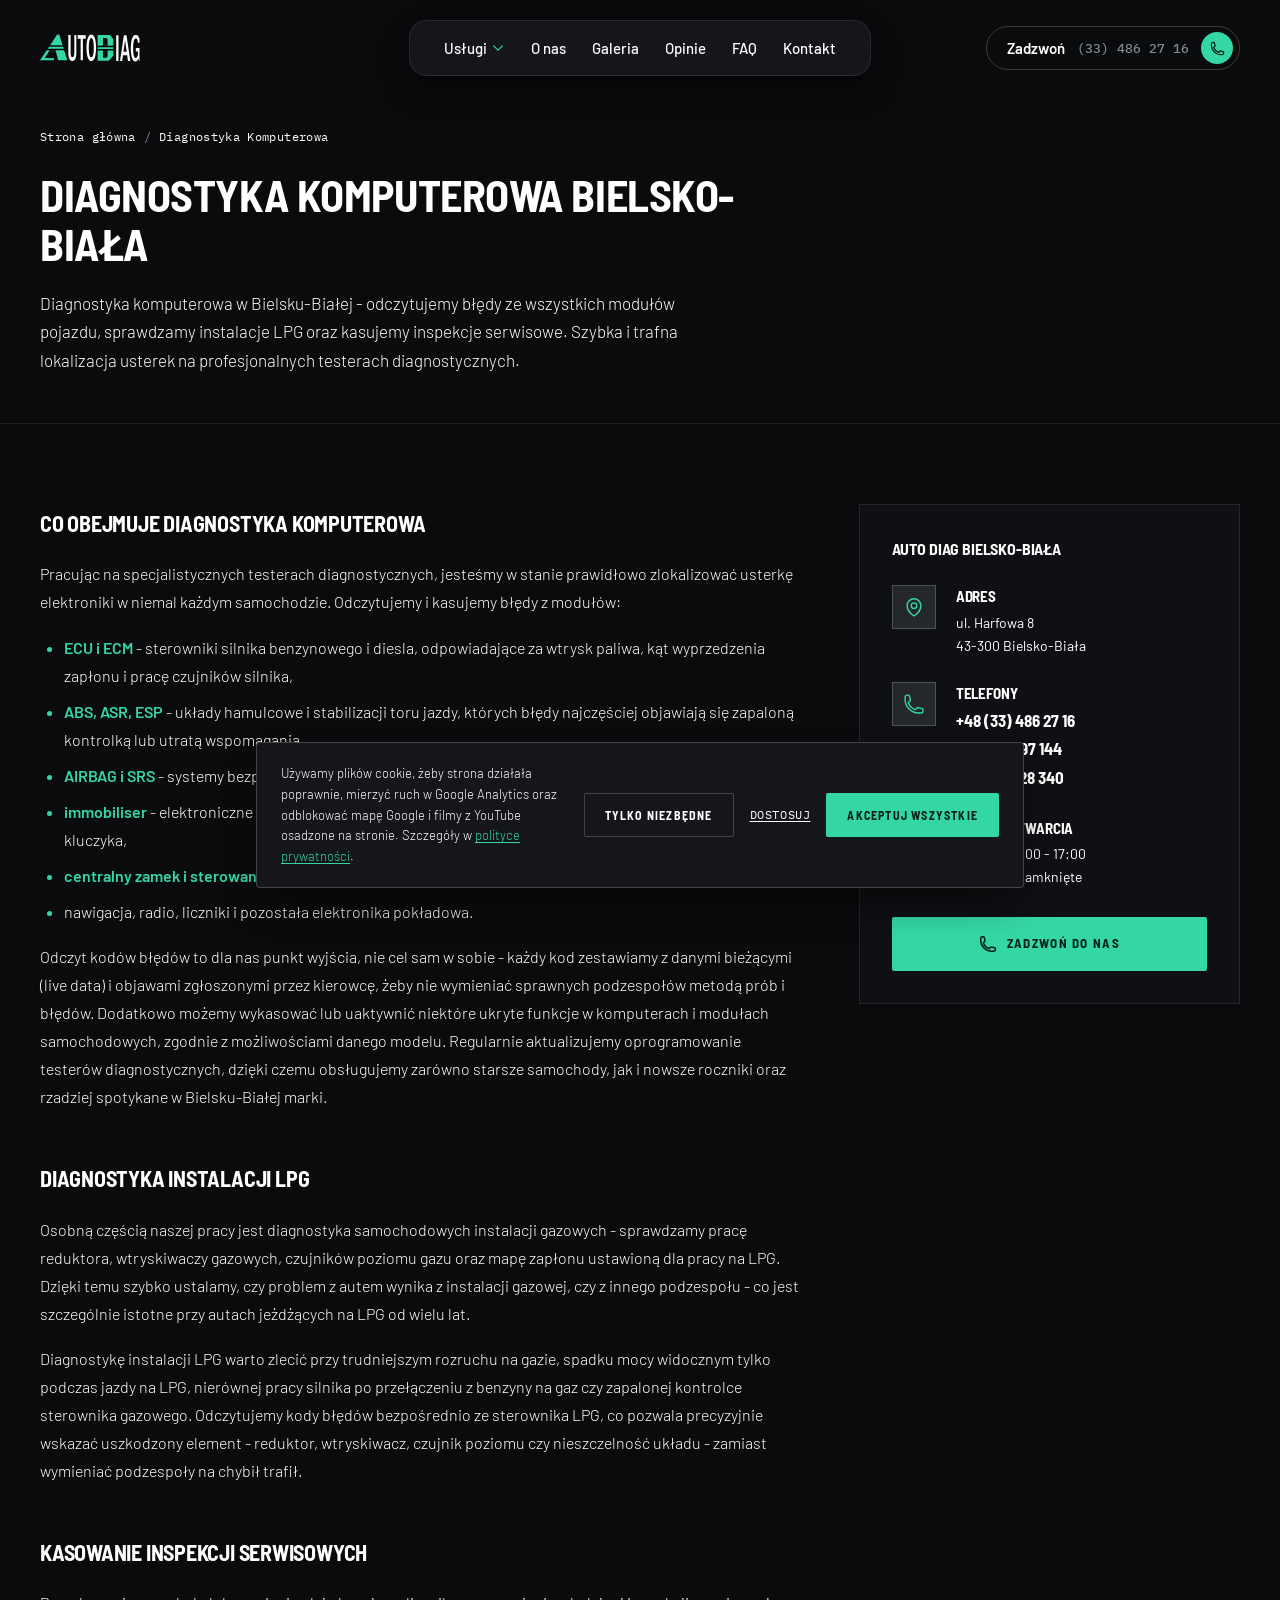
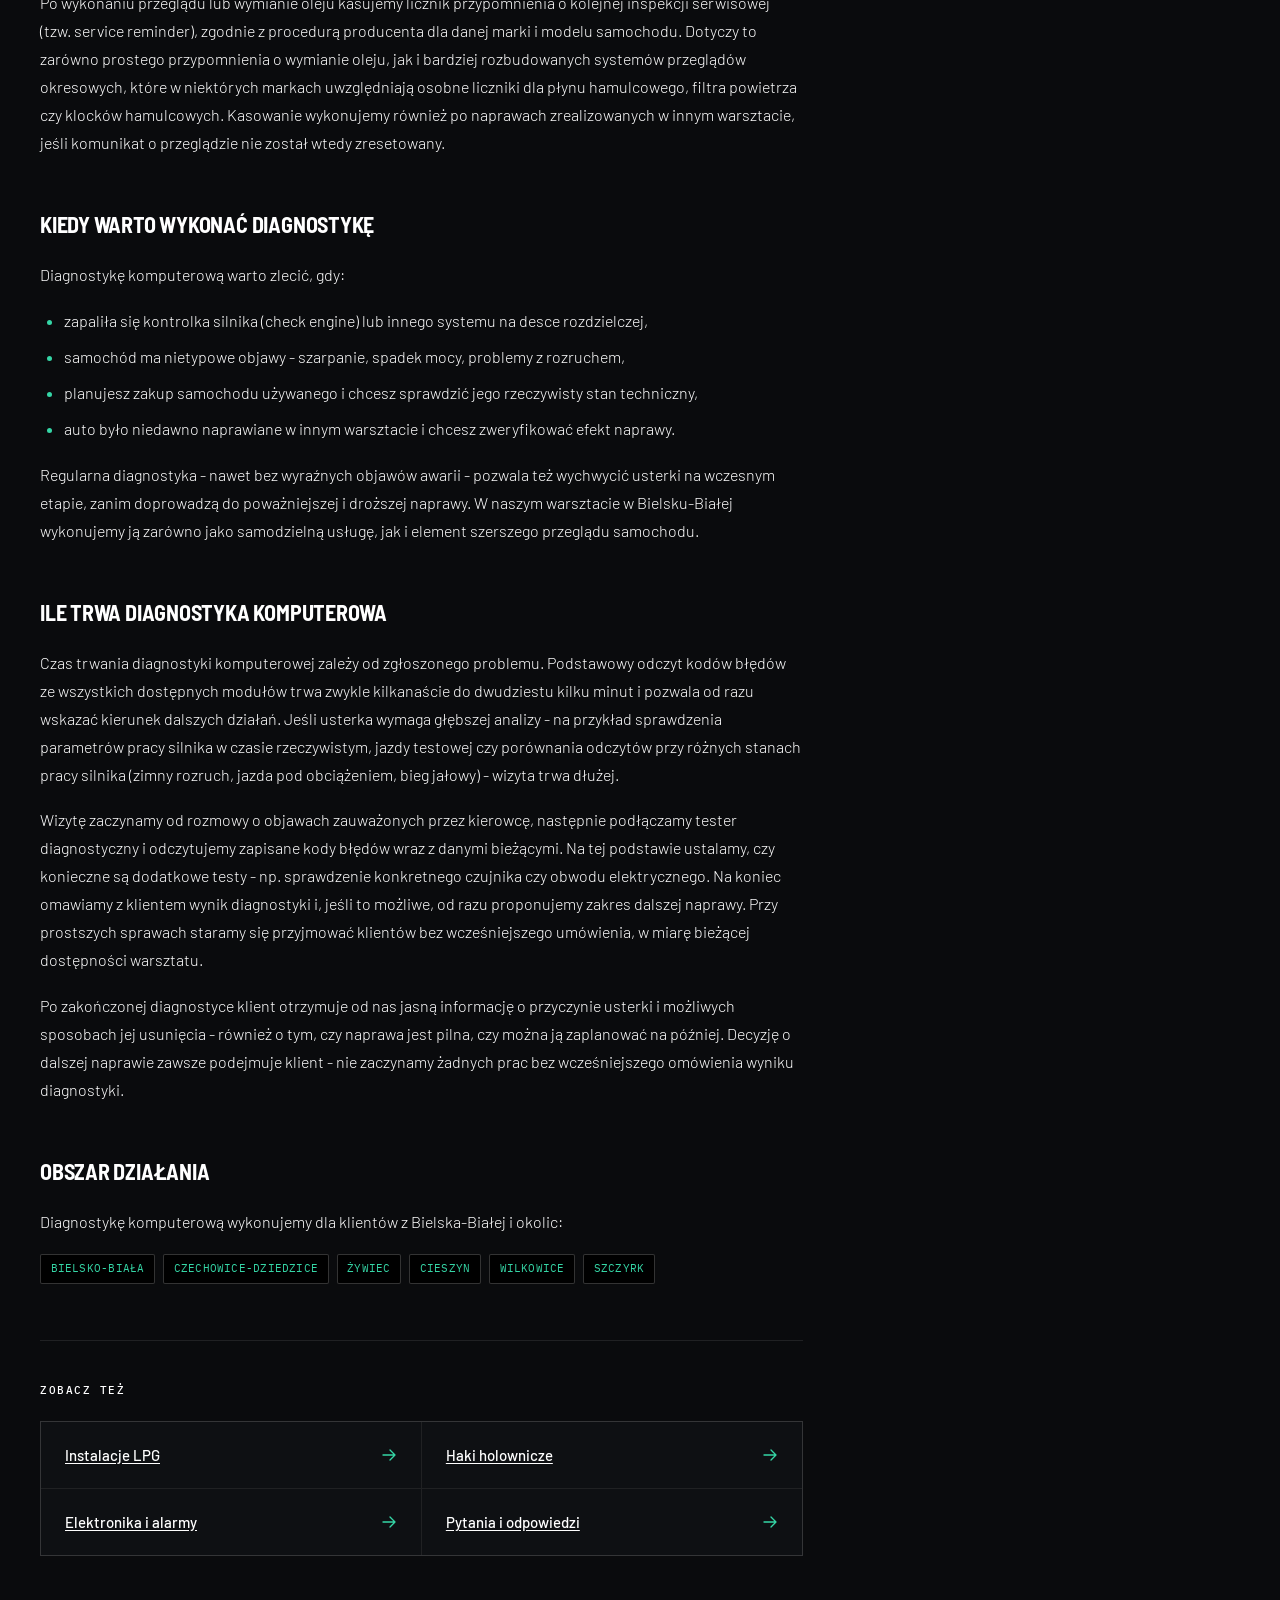
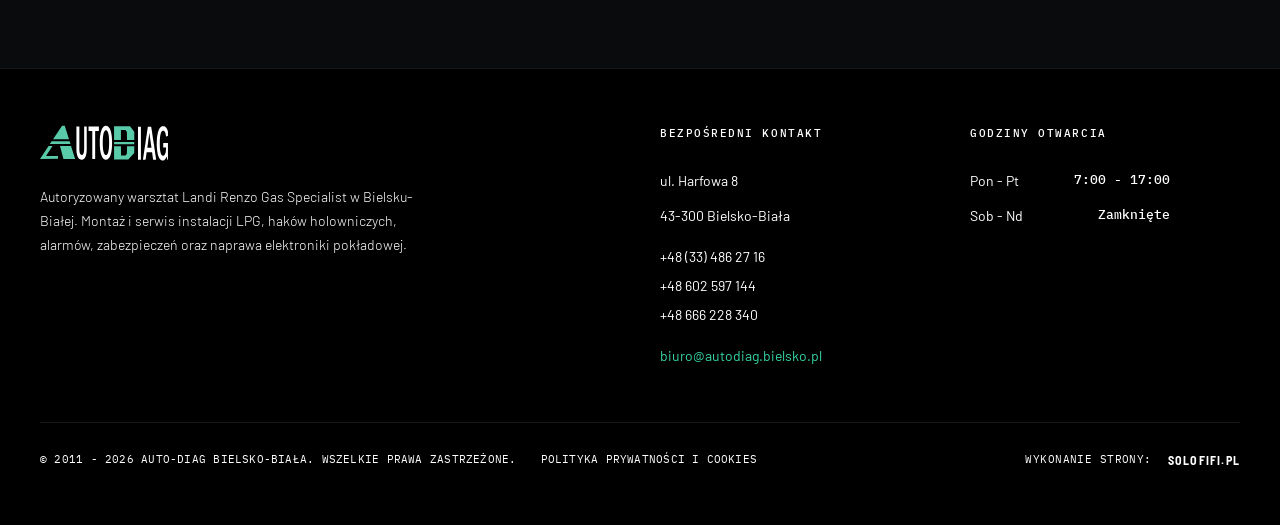
<file: diagnostyka-komputerowa.html>
<!DOCTYPE html>
<html lang="pl">
<head>
<script src="js/ga-init.js?v=50d5a978"></script>
<meta charset="UTF-8">
<meta name="viewport" content="width=device-width, initial-scale=1.0">
<title>Diagnostyka Komputerowa Aut Bielsko-Biała - Auto Diag</title>
<meta name="description" content="Diagnostyka komputerowa Bielsko-Biała – odczyt błędów ze wszystkich modułów, diagnostyka LPG, kasowanie inspekcji serwisowych. Szybko i trafnie. Zadzwoń!">
<link rel="canonical" href="https://lpg.bielsko.pl/diagnostyka-komputerowa">

<meta property="og:type" content="website">
<meta property="og:site_name" content="Auto Diag Bielsko-Biała">
<meta property="og:title" content="Diagnostyka Komputerowa Aut Bielsko-Biała - Auto Diag">
<meta property="og:description" content="Diagnostyka komputerowa Bielsko-Biała – odczyt błędów ze wszystkich modułów, diagnostyka LPG, kasowanie inspekcji serwisowych. Szybko i trafnie. Zadzwoń!">
<meta property="og:url" content="https://lpg.bielsko.pl/diagnostyka-komputerowa">
<meta property="og:image" content="https://lpg.bielsko.pl/images/og/lpg-16x9.jpg">
<meta property="og:image:width" content="1200">
<meta property="og:image:height" content="630">
<meta property="og:image:alt" content="Instalacja LPG zamontowana w Toyocie V8 – warsztat Auto Diag Bielsko-Biała">
<meta property="og:locale" content="pl_PL">

<meta name="twitter:card" content="summary_large_image">
<meta name="twitter:title" content="Diagnostyka Komputerowa Aut Bielsko-Biała - Auto Diag">
<meta name="twitter:description" content="Diagnostyka komputerowa Bielsko-Biała – odczyt błędów ze wszystkich modułów, diagnostyka LPG, kasowanie inspekcji serwisowych. Szybko i trafnie. Zadzwoń!">
<meta name="twitter:image" content="https://lpg.bielsko.pl/images/og/lpg-16x9.jpg">

<link rel="icon" href="icons/favicon.ico" sizes="any">
<link rel="icon" href="icons/favicon-16x16.png" sizes="16x16" type="image/png">
<link rel="icon" href="icons/favicon-32x32.png" sizes="32x32" type="image/png">
<link rel="apple-touch-icon" href="icons/apple-touch-icon.png" sizes="180x180">
<link rel="manifest" href="icons/site.webmanifest">

<link rel="stylesheet" href="css/fonts.css?v=e96d44db">
<link rel="stylesheet" href="css/style.css?v=928affa5">

<script type="application/ld+json">
{
  "@context": "https://schema.org",
  "@type": "Service",
  "name": "Diagnostyka komputerowa",
  "serviceType": "Diagnostyka komputerowa pojazdów",
  "provider": { "@id": "https://lpg.bielsko.pl/#organization" },
  "areaServed": [
    { "@type": "City", "name": "Bielsko-Biała" },
    { "@type": "City", "name": "Czechowice-Dziedzice" },
    { "@type": "City", "name": "Żywiec" },
    { "@type": "City", "name": "Cieszyn" },
    { "@type": "City", "name": "Wilkowice" },
    { "@type": "City", "name": "Szczyrk" }
  ],
  "url": "https://lpg.bielsko.pl/diagnostyka-komputerowa",
  "description": "Diagnostyka komputerowa pojazdów - odczyt błędów ze wszystkich modułów, diagnostyka instalacji LPG i kasowanie inspekcji serwisowych w Auto Diag Bielsko-Biała."
}
</script>
<script type="application/ld+json">
{
  "@context": "https://schema.org",
  "@type": "BreadcrumbList",
  "itemListElement": [
    { "@type": "ListItem", "position": 1, "name": "Strona główna", "item": "https://lpg.bielsko.pl/" },
    { "@type": "ListItem", "position": 2, "name": "Diagnostyka Komputerowa", "item": "https://lpg.bielsko.pl/diagnostyka-komputerowa" }
  ]
}
</script>
</head>
<body>

<nav class="site-header" id="siteHeader">
  <div class="site-header__inner">
    <a href="/" class="site-header__logo" id="logoLink">
      <svg class="brand-logo" viewBox="0 0 260 73.14" width="256" height="72" role="img" aria-label="Auto Diag Bielsko-Biała – logo"><path class="brand-logo__green" fill-rule="evenodd" d="M50.23 1.45 44.78 1.59 26.43 29.19 58.93 29.12ZM20.15 38.23 20.29 38.5 61.83 38.43 60.38 33.54 59.96 33.19 23.67 33.19ZM36.57 63.07 12.21 62.86 25.46 42.71 17.39 42.57 0 68.86 36.57 68.8ZM63 42.51 40.57 42.64 47.61 68.86 71.35 68.86ZM150.42 2.55 150.49 30.43 164.43 30.36 164.43 10.63 164.92 10.28 173.75 10.35 176.51 14.01 176.65 30.43 191.48 30.36 191.48 13.8 182.86 2.48ZM150.42 34.5 150.63 39.19 191.55 38.99 191.41 34.36ZM150.42 43.2 150.49 69.9 179.34 69.9 191.48 56.79 191.48 43.13 176.78 43.06 176.44 58.31 173.68 62.03 164.64 62.03 164.43 43.13Z" /><path class="brand-logo__white" fill-rule="evenodd" d="M74.32 2.9 73.97 3.17 73.97 51.27 74.25 55.27 74.52 56.44 74.52 57.13 75.35 61.2 76.18 63.69 77.08 65.62 78.73 67.97 80.18 69.21 82.46 70.31 84.11 70.59 85.36 70.52 87.08 70.04 89.15 68.86 90.6 67.35 91.5 66.1 92.39 64.38 93.64 60.79 94.53 56.1 94.88 51.2 94.88 3.17 94.67 2.97 90.12 2.9 89.7 3.17 89.7 47.4 89.43 53.13 88.87 56.03 88.32 57.75 87.77 58.79 87.08 59.76 86.39 60.38 85.7 60.72 84.6 60.86 83.7 60.65 82.8 60.1 81.91 59.13 81.35 58.17 80.53 55.68 79.97 51.41 79.97 3.45 79.9 3.11 79.56 2.9ZM99.02 2.9 98.6 3.11 98.54 3.52 98.6 12.21 98.95 12.35 105.92 12.35 106.19 12.77 106.19 68.59 106.47 68.86 111.78 68.86 112.06 68.52 112.06 12.97 112.13 12.63 112.68 12.28 119.3 12.35 119.65 12.14 119.65 3.17 119.44 2.97ZM132.83 1.66 131.79 1.93 130.21 2.69 129.03 3.59 127.79 4.9 125.93 7.87 123.93 13.18 122.82 17.87 122.82 18.49 122.27 21.18 122 24.56 121.72 26.08 121.44 30.57 121.44 40.85 122.06 49.27 122.82 54.44 123.65 58.17 125.17 62.72 126.76 65.97 128.76 68.52 130.41 69.69 131.59 70.24 133.17 70.59 134.42 70.59 135.8 70.31 136.69 69.97 138 69.21 139.18 68.24 140.63 66.45 141.45 65.14 142.35 63.34 143.46 60.45 144.84 55.34 145.87 48.09 146.35 40.99 146.42 33.47 145.94 24.7 145.11 18.29 143.66 12.28 142.35 8.69 141.39 6.76 139.66 4.35 138.28 3.11 136.07 1.93 134.97 1.66ZM133.73 10.7 134.97 10.9 135.73 11.32 136.62 12.14 137.94 14.56 138.56 16.42 139.11 18.56 139.66 21.87 140.21 27.6 140.42 33.6 140.42 38.85 140.21 43.82 139.66 49.96 139.11 53.06 138.21 56.31 137.11 58.79 136.56 59.62 135.87 60.31 135.24 60.72 134.42 61 133.38 61 132.76 60.79 131.59 59.96 130.62 58.58 129.38 55.55 128.83 53.55 128.27 50.23 127.72 45.2 127.45 39.61 127.45 32.78 127.72 26.63 128.27 21.67 128.83 18.29 129.65 15.32 131.04 12.56 132.28 11.25ZM199.42 3.59 199.14 3.73 199.07 4 199.07 70.18 199.35 70.38 204.8 70.38 205.01 70.24 205.01 3.8 204.73 3.59ZM219.36 3.59 219.15 3.73 218.94 4.35 218.6 7.25 218.32 8.28 218.32 9.04 217.22 15.73 216.94 18.56 216.11 23.18 216.05 24.43 215.01 30.57 214.18 37.05 211.77 52.3 211.42 55.55 210.59 60.31 209.21 70.18 209.42 70.38 213.84 70.45 214.53 70.18 215.22 66.04 216.6 55.75 216.8 55.48 227.43 55.41 227.71 55.62 227.98 56.93 228.33 60.51 229.71 70.18 230.33 70.45 235.78 70.38 235.92 69.83 235.64 68.59 235.09 64.03 234.26 59.41 232.88 49.06 232.05 44.51 231.78 41.88 230.95 37.26 230.67 34.43 229.02 24.36 227.36 12.28 227.09 11.32 225.98 3.86 225.64 3.59ZM222.32 16.84 222.53 17.25 223.29 24.29 224.39 31.26 224.39 32.09 226.4 45.82 226.19 46.09 218.46 46.16 218.05 45.96 217.98 45.54 219.08 38.64 219.36 35.95 219.63 34.85 219.91 31.74 221.29 22.84 222.05 17.11ZM250.55 2.42 248.82 2.48 247.72 2.76 245.23 4.21 243.99 5.45 242.68 7.18 241.02 10.56 239.64 14.56 238.2 21.87 237.64 26.15 237.16 35.05 237.16 41.06 237.71 49.68 238.26 54.03 239.64 60.72 241.16 64.93 242.34 67.35 243.3 68.8 245.44 70.87 246.89 71.62 248.06 71.97 250.48 71.9 252 71.42 252.96 70.8 254.41 69.35 255.24 68.24 256.27 66.24 256.89 64.52 257.1 64.31 257.31 64.31 257.52 64.65 257.65 66.1 258.48 70.18 258.96 70.52 259.93 70.45 259.93 36.78 250.55 36.78 250.34 36.99 250.27 43.26 250.41 45.61 255.93 45.68 256.2 45.96 255.65 53.41 255.03 56.37 254.48 58.1 253.65 59.89 252.89 61.07 251.79 62.1 250.62 62.58 249.37 62.58 248.27 62.1 247.03 60.86 246.13 59.34 245.3 57.27 244.75 55.34 244.2 52.17 243.65 47.54 243.37 43.13 243.3 34.98 243.44 30.22 243.92 24.5 244.75 19.25 245.58 16.42 246.48 14.42 247.51 12.83 248.27 12.08 248.89 11.73 249.65 11.52 250.55 11.52 251.72 11.87 252.27 12.28 253.03 13.18 254.48 15.94 255.31 18.63 255.93 22.91 256.14 23.46 256.76 23.39 259.93 22.01 259.93 12.49 259.65 12.21 258.27 8.42 256.96 6.28 256 5.11 254.82 4 252.62 2.76Z" /></svg>
    </a>

    <div class="site-header__nav">
      <div class="site-header__dropdown">
        <a href="/#uslugi" class="site-header__link site-header__dropdown-toggle" aria-haspopup="true" aria-expanded="false">
          Usługi
          <svg class="site-header__dropdown-icon" viewBox="0 0 24 24" fill="none" stroke="currentColor" stroke-width="2"><path stroke-linecap="round" stroke-linejoin="round" d="m19.5 8.25-7.5 7.5-7.5-7.5"/></svg>
        </a>
        <div class="site-header__dropdown-menu">
          <a href="/instalacje-lpg" class="site-header__dropdown-link">
            <span class="site-header__dropdown-tile"><svg viewBox="0 0 24 24" fill="none" stroke="currentColor" stroke-width="1.5" stroke-linecap="round" stroke-linejoin="round" aria-hidden="true"><path d="M4 20V5a2 2 0 0 1 2-2h6a2 2 0 0 1 2 2v15M3 20h12M4 9h10M14 8h2a2 2 0 0 1 2 2v6a1.5 1.5 0 0 0 3 0V8l-3-3"/></svg></span>
            <span class="site-header__dropdown-text"><span class="site-header__dropdown-title">Instalacje LPG</span><span class="site-header__dropdown-desc">Montaż i serwis instalacji gazowych</span></span>
          </a>
          <a href="/haki-holownicze" class="site-header__dropdown-link">
            <span class="site-header__dropdown-tile"><svg viewBox="0 0 24 24" fill="none" stroke="currentColor" stroke-width="1.5" stroke-linecap="round" stroke-linejoin="round" aria-hidden="true"><circle cx="17" cy="6" r="3"/><path d="M17 9v4a3 3 0 0 1-3 3H3M8 16v4M5 20h6"/></svg></span>
            <span class="site-header__dropdown-text"><span class="site-header__dropdown-title">Haki holownicze</span><span class="site-header__dropdown-desc">Stałe i wypinane, z homologacją E20</span></span>
          </a>
          <a href="/diagnostyka-komputerowa" class="site-header__dropdown-link">
            <span class="site-header__dropdown-tile"><svg viewBox="0 0 24 24" fill="none" stroke="currentColor" stroke-width="1.5" stroke-linecap="round" stroke-linejoin="round" aria-hidden="true"><rect x="3" y="4" width="18" height="13" rx="2"/><path d="M7 11h2l1.5-3 3 6 1.5-3h2M9 21h6M12 17v4"/></svg></span>
            <span class="site-header__dropdown-text"><span class="site-header__dropdown-title">Diagnostyka</span><span class="site-header__dropdown-desc">Odczyt błędów i analiza parametrów</span></span>
          </a>
          <a href="/elektronika-alarmy" class="site-header__dropdown-link">
            <span class="site-header__dropdown-tile"><svg viewBox="0 0 24 24" fill="none" stroke="currentColor" stroke-width="1.5" stroke-linecap="round" stroke-linejoin="round" aria-hidden="true"><path d="M12 3l7 3v5c0 4.5-3 8.3-7 10-4-1.7-7-5.5-7-10V6l7-3z"/><path d="M12.5 7.5 10 12h4l-2.5 4.5"/></svg></span>
            <span class="site-header__dropdown-text"><span class="site-header__dropdown-title">Elektronika i alarmy</span><span class="site-header__dropdown-desc">Alarmy, zabezpieczenia, elektronika</span></span>
          </a>
        </div>
      </div>
      <a href="/#o-nas" class="site-header__link">O nas</a>
      <a href="/galeria" class="site-header__link">Galeria</a>
      <a href="/#opinie" class="site-header__link">Opinie</a>
      <a href="/faq" class="site-header__link">FAQ</a>
      <a href="/#kontakt" class="site-header__link">Kontakt</a>
    </div>

    <a href="tel:+48334862716" class="site-header__cta">Zadzwoń<span class="site-header__cta-number">(33) 486 27 16</span><span class="site-header__cta-icon"><svg viewBox="0 0 24 24" fill="none" stroke="currentColor" stroke-width="2" aria-hidden="true"><path stroke-linecap="round" stroke-linejoin="round" d="M2.25 6.75c0 8.284 6.716 15 15 15h2.25a2.25 2.25 0 002.25-2.25v-1.372c0-.516-.351-.966-.852-1.091l-4.423-1.106c-.44-.11-.902.055-1.173.417l-.97 1.293c-.282.376-.769.542-1.21.38a12.035 12.035 0 01-7.143-7.143c-.162-.441.004-.928.38-1.21l1.293-.97c.363-.271.527-.734.417-1.173L6.963 3.102a1.125 1.125 0 00-1.091-.852H4.5A2.25 2.25 0 002.25 4.5v2.25z"/></svg></span></a>

    <div class="site-header__actions">
      <a href="tel:+48334862716" class="site-header__call" aria-label="Zadzwoń: +48 (33) 486 27 16"><svg viewBox="0 0 24 24" fill="none" stroke="currentColor" stroke-width="1.5" aria-hidden="true"><path stroke-linecap="round" stroke-linejoin="round" d="M2.25 6.75c0 8.284 6.716 15 15 15h2.25a2.25 2.25 0 002.25-2.25v-1.372c0-.516-.351-.966-.852-1.091l-4.423-1.106c-.44-.11-.902.055-1.173.417l-.97 1.293c-.282.376-.769.542-1.21.38a12.035 12.035 0 01-7.143-7.143c-.162-.441.004-.928.38-1.21l1.293-.97c.363-.271.527-.734.417-1.173L6.963 3.102a1.125 1.125 0 00-1.091-.852H4.5A2.25 2.25 0 002.25 4.5v2.25z"/></svg></a>
      <button class="site-header__burger" id="burgerBtn" aria-label="Menu" aria-expanded="false" aria-controls="mobileMenu">
        <span class="site-header__burger-line"></span>
        <span class="site-header__burger-line"></span>
        <span class="site-header__burger-line"></span>
      </button>
    </div>
  </div>

  <div class="site-header__mobile" id="mobileMenu">
    <div class="site-header__mobile-inner">
      <div class="site-header__mobile-item site-header__mobile-group">
        <button type="button" class="site-header__mobile-link site-header__mobile-toggle" aria-expanded="false" aria-controls="mobileServices">
          Usługi
          <svg class="site-header__mobile-chevron" viewBox="0 0 24 24" fill="none" stroke="currentColor" stroke-width="2" aria-hidden="true"><path stroke-linecap="round" stroke-linejoin="round" d="m19.5 8.25-7.5 7.5-7.5-7.5"/></svg>
        </button>
        <div class="site-header__mobile-sub" id="mobileServices">
          <div class="site-header__mobile-sub-inner">
            <a href="/instalacje-lpg" class="site-header__mobile-sublink"><span class="site-header__dropdown-tile"><svg viewBox="0 0 24 24" fill="none" stroke="currentColor" stroke-width="1.5" stroke-linecap="round" stroke-linejoin="round" aria-hidden="true"><path d="M4 20V5a2 2 0 0 1 2-2h6a2 2 0 0 1 2 2v15M3 20h12M4 9h10M14 8h2a2 2 0 0 1 2 2v6a1.5 1.5 0 0 0 3 0V8l-3-3"/></svg></span>Instalacje LPG</a>
            <a href="/haki-holownicze" class="site-header__mobile-sublink"><span class="site-header__dropdown-tile"><svg viewBox="0 0 24 24" fill="none" stroke="currentColor" stroke-width="1.5" stroke-linecap="round" stroke-linejoin="round" aria-hidden="true"><circle cx="17" cy="6" r="3"/><path d="M17 9v4a3 3 0 0 1-3 3H3M8 16v4M5 20h6"/></svg></span>Haki holownicze</a>
            <a href="/diagnostyka-komputerowa" class="site-header__mobile-sublink"><span class="site-header__dropdown-tile"><svg viewBox="0 0 24 24" fill="none" stroke="currentColor" stroke-width="1.5" stroke-linecap="round" stroke-linejoin="round" aria-hidden="true"><rect x="3" y="4" width="18" height="13" rx="2"/><path d="M7 11h2l1.5-3 3 6 1.5-3h2M9 21h6M12 17v4"/></svg></span>Diagnostyka</a>
            <a href="/elektronika-alarmy" class="site-header__mobile-sublink"><span class="site-header__dropdown-tile"><svg viewBox="0 0 24 24" fill="none" stroke="currentColor" stroke-width="1.5" stroke-linecap="round" stroke-linejoin="round" aria-hidden="true"><path d="M12 3l7 3v5c0 4.5-3 8.3-7 10-4-1.7-7-5.5-7-10V6l7-3z"/><path d="M12.5 7.5 10 12h4l-2.5 4.5"/></svg></span>Elektronika i alarmy</a>
          </div>
        </div>
      </div>
      <a href="/#o-nas" class="site-header__mobile-item site-header__mobile-link">O nas</a>
      <a href="/galeria" class="site-header__mobile-item site-header__mobile-link">Galeria</a>
      <a href="/#opinie" class="site-header__mobile-item site-header__mobile-link">Opinie</a>
      <a href="/faq" class="site-header__mobile-item site-header__mobile-link">FAQ</a>
      <a href="/#kontakt" class="site-header__mobile-item site-header__mobile-link">Kontakt</a>

      <div class="site-header__mobile-calls">
        <p class="site-header__mobile-calls-label">Zadzwoń do nas</p>
        <a href="tel:+48334862716" class="site-header__mobile-call site-header__mobile-call--primary"><svg viewBox="0 0 24 24" fill="none" stroke="currentColor" stroke-width="2"><path stroke-linecap="round" stroke-linejoin="round" d="M2.25 6.75c0 8.284 6.716 15 15 15h2.25a2.25 2.25 0 002.25-2.25v-1.372c0-.516-.351-.966-.852-1.091l-4.423-1.106c-.44-.11-.902.055-1.173.417l-.97 1.293c-.282.376-.769.542-1.21.38a12.035 12.035 0 01-7.143-7.143c-.162-.441.004-.928.38-1.21l1.293-.97c.363-.271.527-.734.417-1.173L6.963 3.102a1.125 1.125 0 00-1.091-.852H4.5A2.25 2.25 0 002.25 4.5v2.25z"/></svg> +48 (33) 486 27 16</a>
        <a href="tel:+48602597144" class="site-header__mobile-call"><svg viewBox="0 0 24 24" fill="none" stroke="currentColor" stroke-width="2"><path stroke-linecap="round" stroke-linejoin="round" d="M2.25 6.75c0 8.284 6.716 15 15 15h2.25a2.25 2.25 0 002.25-2.25v-1.372c0-.516-.351-.966-.852-1.091l-4.423-1.106c-.44-.11-.902.055-1.173.417l-.97 1.293c-.282.376-.769.542-1.21.38a12.035 12.035 0 01-7.143-7.143c-.162-.441.004-.928.38-1.21l1.293-.97c.363-.271.527-.734.417-1.173L6.963 3.102a1.125 1.125 0 00-1.091-.852H4.5A2.25 2.25 0 002.25 4.5v2.25z"/></svg> +48 602 597 144</a>
        <a href="tel:+48666228340" class="site-header__mobile-call"><svg viewBox="0 0 24 24" fill="none" stroke="currentColor" stroke-width="2"><path stroke-linecap="round" stroke-linejoin="round" d="M2.25 6.75c0 8.284 6.716 15 15 15h2.25a2.25 2.25 0 002.25-2.25v-1.372c0-.516-.351-.966-.852-1.091l-4.423-1.106c-.44-.11-.902.055-1.173.417l-.97 1.293c-.282.376-.769.542-1.21.38a12.035 12.035 0 01-7.143-7.143c-.162-.441.004-.928.38-1.21l1.293-.97c.363-.271.527-.734.417-1.173L6.963 3.102a1.125 1.125 0 00-1.091-.852H4.5A2.25 2.25 0 002.25 4.5v2.25z"/></svg> +48 666 228 340</a>
      </div>
    </div>
  </div>
</nav>

<main id="top">

<section class="page-hero">
  <div class="container">
    <nav class="breadcrumbs" aria-label="Okruszki nawigacyjne">
      <a href="/">Strona główna</a>
      <span class="breadcrumbs__sep">/</span>
      <span class="breadcrumbs__current">Diagnostyka Komputerowa</span>
    </nav>
    <h1 class="page-hero__title">Diagnostyka Komputerowa Bielsko-Biała</h1>
    <p class="page-hero__lead">
      Diagnostyka komputerowa w Bielsku-Białej - odczytujemy błędy ze wszystkich modułów pojazdu, sprawdzamy instalacje LPG oraz kasujemy inspekcje serwisowe. Szybka i trafna lokalizacja usterek na profesjonalnych testerach diagnostycznych.
    </p>
  </div>
</section>

<section class="page-content">
  <div class="container">
    <div class="page-content__grid">
      <article class="prose">
        <h2>Co obejmuje diagnostyka komputerowa</h2>
        <p>
          Pracując na specjalistycznych testerach diagnostycznych, jesteśmy w stanie prawidłowo zlokalizować usterkę elektroniki w niemal każdym samochodzie. Odczytujemy i kasujemy błędy z modułów:
        </p>
        <ul>
          <li><strong>ECU i ECM</strong> - sterowniki silnika benzynowego i diesla, odpowiadające za wtrysk paliwa, kąt wyprzedzenia zapłonu i pracę czujników silnika,</li>
          <li><strong>ABS, ASR, ESP</strong> - układy hamulcowe i stabilizacji toru jazdy, których błędy najczęściej objawiają się zapaloną kontrolką lub utratą wspomagania,</li>
          <li><strong>AIRBAG i SRS</strong> - systemy bezpieczeństwa biernego, w tym poduszki powietrzne i napinacze pasów,</li>
          <li><strong>immobiliser</strong> - elektroniczne zabezpieczenie przed uruchomieniem silnika przez osobę bez odpowiedniego kluczyka,</li>
          <li><strong>centralny zamek i sterowanie drzwiami</strong>, w tym czujniki otwarcia i moduły komfortu,</li>
          <li>nawigacja, radio, liczniki i pozostała elektronika pokładowa.</li>
        </ul>
        <p>Odczyt kodów błędów to dla nas punkt wyjścia, nie cel sam w sobie - każdy kod zestawiamy z danymi bieżącymi (live data) i objawami zgłoszonymi przez kierowcę, żeby nie wymieniać sprawnych podzespołów metodą prób i błędów. Dodatkowo możemy wykasować lub uaktywnić niektóre ukryte funkcje w komputerach i modułach samochodowych, zgodnie z możliwościami danego modelu. Regularnie aktualizujemy oprogramowanie testerów diagnostycznych, dzięki czemu obsługujemy zarówno starsze samochody, jak i nowsze roczniki oraz rzadziej spotykane w Bielsku-Białej marki.</p>

        <h2>Diagnostyka instalacji LPG</h2>
        <p>
          Osobną częścią naszej pracy jest diagnostyka samochodowych instalacji gazowych - sprawdzamy pracę reduktora, wtryskiwaczy gazowych, czujników poziomu gazu oraz mapę zapłonu ustawioną dla pracy na LPG. Dzięki temu szybko ustalamy, czy problem z autem wynika z instalacji gazowej, czy z innego podzespołu - co jest szczególnie istotne przy autach jeżdżących na LPG od wielu lat.
        </p>
        <p>
          Diagnostykę instalacji LPG warto zlecić przy trudniejszym rozruchu na gazie, spadku mocy widocznym tylko podczas jazdy na LPG, nierównej pracy silnika po przełączeniu z benzyny na gaz czy zapalonej kontrolce sterownika gazowego. Odczytujemy kody błędów bezpośrednio ze sterownika LPG, co pozwala precyzyjnie wskazać uszkodzony element - reduktor, wtryskiwacz, czujnik poziomu czy nieszczelność układu - zamiast wymieniać podzespoły na chybił trafił.
        </p>

        <h2>Kasowanie inspekcji serwisowych</h2>
        <p>
          Po wykonaniu przeglądu lub wymianie oleju kasujemy licznik przypomnienia o kolejnej inspekcji serwisowej (tzw. service reminder), zgodnie z procedurą producenta dla danej marki i modelu samochodu. Dotyczy to zarówno prostego przypomnienia o wymianie oleju, jak i bardziej rozbudowanych systemów przeglądów okresowych, które w niektórych markach uwzględniają osobne liczniki dla płynu hamulcowego, filtra powietrza czy klocków hamulcowych. Kasowanie wykonujemy również po naprawach zrealizowanych w innym warsztacie, jeśli komunikat o przeglądzie nie został wtedy zresetowany.
        </p>

        <h2>Kiedy warto wykonać diagnostykę</h2>
        <p>Diagnostykę komputerową warto zlecić, gdy:</p>
        <ul>
          <li>zapaliła się kontrolka silnika (check engine) lub innego systemu na desce rozdzielczej,</li>
          <li>samochód ma nietypowe objawy - szarpanie, spadek mocy, problemy z rozruchem,</li>
          <li>planujesz zakup samochodu używanego i chcesz sprawdzić jego rzeczywisty stan techniczny,</li>
          <li>auto było niedawno naprawiane w innym warsztacie i chcesz zweryfikować efekt naprawy.</li>
        </ul>
        <p>
          Regularna diagnostyka - nawet bez wyraźnych objawów awarii - pozwala też wychwycić usterki na wczesnym etapie, zanim doprowadzą do poważniejszej i droższej naprawy. W naszym warsztacie w Bielsku-Białej wykonujemy ją zarówno jako samodzielną usługę, jak i element szerszego przeglądu samochodu.
        </p>

        <h2>Ile trwa diagnostyka komputerowa</h2>
        <p>
          Czas trwania diagnostyki komputerowej zależy od zgłoszonego problemu. Podstawowy odczyt kodów błędów ze wszystkich dostępnych modułów trwa zwykle kilkanaście do dwudziestu kilku minut i pozwala od razu wskazać kierunek dalszych działań. Jeśli usterka wymaga głębszej analizy - na przykład sprawdzenia parametrów pracy silnika w czasie rzeczywistym, jazdy testowej czy porównania odczytów przy różnych stanach pracy silnika (zimny rozruch, jazda pod obciążeniem, bieg jałowy) - wizyta trwa dłużej.
        </p>
        <p>
          Wizytę zaczynamy od rozmowy o objawach zauważonych przez kierowcę, następnie podłączamy tester diagnostyczny i odczytujemy zapisane kody błędów wraz z danymi bieżącymi. Na tej podstawie ustalamy, czy konieczne są dodatkowe testy - np. sprawdzenie konkretnego czujnika czy obwodu elektrycznego. Na koniec omawiamy z klientem wynik diagnostyki i, jeśli to możliwe, od razu proponujemy zakres dalszej naprawy. Przy prostszych sprawach staramy się przyjmować klientów bez wcześniejszego umówienia, w miarę bieżącej dostępności warsztatu.
        </p>
        <p>
          Po zakończonej diagnostyce klient otrzymuje od nas jasną informację o przyczynie usterki i możliwych sposobach jej usunięcia - również o tym, czy naprawa jest pilna, czy można ją zaplanować na później. Decyzję o dalszej naprawie zawsze podejmuje klient - nie zaczynamy żadnych prac bez wcześniejszego omówienia wyniku diagnostyki.
        </p>

        <h2>Obszar działania</h2>
        <p>Diagnostykę komputerową wykonujemy dla klientów z Bielska-Białej i okolic:</p>
        <div class="area-tags">
          <span class="tag">Bielsko-Biała</span>
          <span class="tag">Czechowice-Dziedzice</span>
          <span class="tag">Żywiec</span>
          <span class="tag">Cieszyn</span>
          <span class="tag">Wilkowice</span>
          <span class="tag">Szczyrk</span>
        </div>

        <div class="related-links">
          <p class="related-links__title">Zobacz też</p>
          <div class="related-links__grid">
            <a href="/instalacje-lpg" class="related-links__item">Instalacje LPG <svg viewBox="0 0 24 24" fill="none" stroke="currentColor" stroke-width="2"><path stroke-linecap="round" stroke-linejoin="round" d="M13.5 4.5L21 12m0 0l-7.5 7.5M21 12H3"/></svg></a>
            <a href="/haki-holownicze" class="related-links__item">Haki holownicze <svg viewBox="0 0 24 24" fill="none" stroke="currentColor" stroke-width="2"><path stroke-linecap="round" stroke-linejoin="round" d="M13.5 4.5L21 12m0 0l-7.5 7.5M21 12H3"/></svg></a>
            <a href="/elektronika-alarmy" class="related-links__item">Elektronika i alarmy <svg viewBox="0 0 24 24" fill="none" stroke="currentColor" stroke-width="2"><path stroke-linecap="round" stroke-linejoin="round" d="M13.5 4.5L21 12m0 0l-7.5 7.5M21 12H3"/></svg></a>
            <a href="/faq" class="related-links__item">Pytania i odpowiedzi <svg viewBox="0 0 24 24" fill="none" stroke="currentColor" stroke-width="2"><path stroke-linecap="round" stroke-linejoin="round" d="M13.5 4.5L21 12m0 0l-7.5 7.5M21 12H3"/></svg></a>
          </div>
        </div>
      </article>

      <aside class="info-card reveal">
        <p class="info-card__title">Auto Diag Bielsko-Biała</p>

        <div class="contact-item">
          <div class="contact-item__icon">
            <svg viewBox="0 0 24 24" fill="none" stroke="currentColor" stroke-width="1.5"><path stroke-linecap="round" stroke-linejoin="round" d="M15 10.5a3 3 0 11-6 0 3 3 0 016 0z"/><path stroke-linecap="round" stroke-linejoin="round" d="M19.5 10.5c0 7.142-7.5 11.25-7.5 11.25S4.5 17.642 4.5 10.5a7.5 7.5 0 1115 0z"/></svg>
          </div>
          <div>
            <p class="contact-item__title">Adres</p>
            <p class="contact-item__line">ul. Harfowa 8</p>
            <p class="contact-item__line">43-300 Bielsko-Biała</p>
          </div>
        </div>

        <div class="contact-item">
          <div class="contact-item__icon">
            <svg viewBox="0 0 24 24" fill="none" stroke="currentColor" stroke-width="1.5"><path stroke-linecap="round" stroke-linejoin="round" d="M2.25 6.75c0 8.284 6.716 15 15 15h2.25a2.25 2.25 0 002.25-2.25v-1.372c0-.516-.351-.966-.852-1.091l-4.423-1.106c-.44-.11-.902.055-1.173.417l-.97 1.293c-.282.376-.769.542-1.21.38a12.035 12.035 0 01-7.143-7.143c-.162-.441.004-.928.38-1.21l1.293-.97c.363-.271.527-.734.417-1.173L6.963 3.102a1.125 1.125 0 00-1.091-.852H4.5A2.25 2.25 0 002.25 4.5v2.25z"/></svg>
          </div>
          <div>
            <p class="contact-item__title">Telefony</p>
            <a href="tel:+48334862716" class="contact-item__line contact-item__line--link contact-item__line--primary">+48 (33) 486 27 16</a>
            <div class="contact-item__phones-secondary">
              <a href="tel:+48602597144" class="contact-item__line contact-item__line--link contact-item__line--secondary">+48 602 597 144</a>
              <a href="tel:+48666228340" class="contact-item__line contact-item__line--link contact-item__line--secondary">+48 666 228 340</a>
            </div>
          </div>
        </div>

        <div class="contact-item">
          <div class="contact-item__icon">
            <svg viewBox="0 0 24 24" fill="none" stroke="currentColor" stroke-width="1.5"><path stroke-linecap="round" stroke-linejoin="round" d="M12 6v6h4.5m4.5 0a9 9 0 11-18 0 9 9 0 0118 0z"/></svg>
          </div>
          <div>
            <p class="contact-item__title">Godziny otwarcia</p>
            <p class="contact-item__line">Pon - Pt: 7:00 - 17:00</p>
            <p class="contact-item__line">Sob - Nd: Zamknięte</p>
          </div>
        </div>

        <a href="tel:+48334862716" class="btn btn--primary info-card__cta">
          <svg viewBox="0 0 24 24" fill="none" stroke="currentColor" stroke-width="2"><path stroke-linecap="round" stroke-linejoin="round" d="M2.25 6.75c0 8.284 6.716 15 15 15h2.25a2.25 2.25 0 002.25-2.25v-1.372c0-.516-.351-.966-.852-1.091l-4.423-1.106c-.44-.11-.902.055-1.173.417l-.97 1.293c-.282.376-.769.542-1.21.38a12.035 12.035 0 01-7.143-7.143c-.162-.441.004-.928.38-1.21l1.293-.97c.363-.271.527-.734.417-1.173L6.963 3.102a1.125 1.125 0 00-1.091-.852H4.5A2.25 2.25 0 002.25 4.5v2.25z"/></svg>
          Zadzwoń do nas
        </a>
      </aside>
    </div>
  </div>
</section>

</main>

<footer class="site-footer">
  <div class="container">
    <div class="site-footer__grid">
      <div class="site-footer__brand">
        <svg class="brand-logo" viewBox="0 0 260 73.14" width="256" height="72" role="img" aria-label="Auto Diag Bielsko-Biała – logo"><path class="brand-logo__green" fill-rule="evenodd" d="M50.23 1.45 44.78 1.59 26.43 29.19 58.93 29.12ZM20.15 38.23 20.29 38.5 61.83 38.43 60.38 33.54 59.96 33.19 23.67 33.19ZM36.57 63.07 12.21 62.86 25.46 42.71 17.39 42.57 0 68.86 36.57 68.8ZM63 42.51 40.57 42.64 47.61 68.86 71.35 68.86ZM150.42 2.55 150.49 30.43 164.43 30.36 164.43 10.63 164.92 10.28 173.75 10.35 176.51 14.01 176.65 30.43 191.48 30.36 191.48 13.8 182.86 2.48ZM150.42 34.5 150.63 39.19 191.55 38.99 191.41 34.36ZM150.42 43.2 150.49 69.9 179.34 69.9 191.48 56.79 191.48 43.13 176.78 43.06 176.44 58.31 173.68 62.03 164.64 62.03 164.43 43.13Z" /><path class="brand-logo__white" fill-rule="evenodd" d="M74.32 2.9 73.97 3.17 73.97 51.27 74.25 55.27 74.52 56.44 74.52 57.13 75.35 61.2 76.18 63.69 77.08 65.62 78.73 67.97 80.18 69.21 82.46 70.31 84.11 70.59 85.36 70.52 87.08 70.04 89.15 68.86 90.6 67.35 91.5 66.1 92.39 64.38 93.64 60.79 94.53 56.1 94.88 51.2 94.88 3.17 94.67 2.97 90.12 2.9 89.7 3.17 89.7 47.4 89.43 53.13 88.87 56.03 88.32 57.75 87.77 58.79 87.08 59.76 86.39 60.38 85.7 60.72 84.6 60.86 83.7 60.65 82.8 60.1 81.91 59.13 81.35 58.17 80.53 55.68 79.97 51.41 79.97 3.45 79.9 3.11 79.56 2.9ZM99.02 2.9 98.6 3.11 98.54 3.52 98.6 12.21 98.95 12.35 105.92 12.35 106.19 12.77 106.19 68.59 106.47 68.86 111.78 68.86 112.06 68.52 112.06 12.97 112.13 12.63 112.68 12.28 119.3 12.35 119.65 12.14 119.65 3.17 119.44 2.97ZM132.83 1.66 131.79 1.93 130.21 2.69 129.03 3.59 127.79 4.9 125.93 7.87 123.93 13.18 122.82 17.87 122.82 18.49 122.27 21.18 122 24.56 121.72 26.08 121.44 30.57 121.44 40.85 122.06 49.27 122.82 54.44 123.65 58.17 125.17 62.72 126.76 65.97 128.76 68.52 130.41 69.69 131.59 70.24 133.17 70.59 134.42 70.59 135.8 70.31 136.69 69.97 138 69.21 139.18 68.24 140.63 66.45 141.45 65.14 142.35 63.34 143.46 60.45 144.84 55.34 145.87 48.09 146.35 40.99 146.42 33.47 145.94 24.7 145.11 18.29 143.66 12.28 142.35 8.69 141.39 6.76 139.66 4.35 138.28 3.11 136.07 1.93 134.97 1.66ZM133.73 10.7 134.97 10.9 135.73 11.32 136.62 12.14 137.94 14.56 138.56 16.42 139.11 18.56 139.66 21.87 140.21 27.6 140.42 33.6 140.42 38.85 140.21 43.82 139.66 49.96 139.11 53.06 138.21 56.31 137.11 58.79 136.56 59.62 135.87 60.31 135.24 60.72 134.42 61 133.38 61 132.76 60.79 131.59 59.96 130.62 58.58 129.38 55.55 128.83 53.55 128.27 50.23 127.72 45.2 127.45 39.61 127.45 32.78 127.72 26.63 128.27 21.67 128.83 18.29 129.65 15.32 131.04 12.56 132.28 11.25ZM199.42 3.59 199.14 3.73 199.07 4 199.07 70.18 199.35 70.38 204.8 70.38 205.01 70.24 205.01 3.8 204.73 3.59ZM219.36 3.59 219.15 3.73 218.94 4.35 218.6 7.25 218.32 8.28 218.32 9.04 217.22 15.73 216.94 18.56 216.11 23.18 216.05 24.43 215.01 30.57 214.18 37.05 211.77 52.3 211.42 55.55 210.59 60.31 209.21 70.18 209.42 70.38 213.84 70.45 214.53 70.18 215.22 66.04 216.6 55.75 216.8 55.48 227.43 55.41 227.71 55.62 227.98 56.93 228.33 60.51 229.71 70.18 230.33 70.45 235.78 70.38 235.92 69.83 235.64 68.59 235.09 64.03 234.26 59.41 232.88 49.06 232.05 44.51 231.78 41.88 230.95 37.26 230.67 34.43 229.02 24.36 227.36 12.28 227.09 11.32 225.98 3.86 225.64 3.59ZM222.32 16.84 222.53 17.25 223.29 24.29 224.39 31.26 224.39 32.09 226.4 45.82 226.19 46.09 218.46 46.16 218.05 45.96 217.98 45.54 219.08 38.64 219.36 35.95 219.63 34.85 219.91 31.74 221.29 22.84 222.05 17.11ZM250.55 2.42 248.82 2.48 247.72 2.76 245.23 4.21 243.99 5.45 242.68 7.18 241.02 10.56 239.64 14.56 238.2 21.87 237.64 26.15 237.16 35.05 237.16 41.06 237.71 49.68 238.26 54.03 239.64 60.72 241.16 64.93 242.34 67.35 243.3 68.8 245.44 70.87 246.89 71.62 248.06 71.97 250.48 71.9 252 71.42 252.96 70.8 254.41 69.35 255.24 68.24 256.27 66.24 256.89 64.52 257.1 64.31 257.31 64.31 257.52 64.65 257.65 66.1 258.48 70.18 258.96 70.52 259.93 70.45 259.93 36.78 250.55 36.78 250.34 36.99 250.27 43.26 250.41 45.61 255.93 45.68 256.2 45.96 255.65 53.41 255.03 56.37 254.48 58.1 253.65 59.89 252.89 61.07 251.79 62.1 250.62 62.58 249.37 62.58 248.27 62.1 247.03 60.86 246.13 59.34 245.3 57.27 244.75 55.34 244.2 52.17 243.65 47.54 243.37 43.13 243.3 34.98 243.44 30.22 243.92 24.5 244.75 19.25 245.58 16.42 246.48 14.42 247.51 12.83 248.27 12.08 248.89 11.73 249.65 11.52 250.55 11.52 251.72 11.87 252.27 12.28 253.03 13.18 254.48 15.94 255.31 18.63 255.93 22.91 256.14 23.46 256.76 23.39 259.93 22.01 259.93 12.49 259.65 12.21 258.27 8.42 256.96 6.28 256 5.11 254.82 4 252.62 2.76Z" /></svg>
        <p>Autoryzowany warsztat Landi Renzo Gas Specialist w Bielsku-Białej. Montaż i serwis instalacji LPG, haków holowniczych, alarmów, zabezpieczeń oraz naprawa elektroniki pokładowej.</p>
      </div>

      <div>
        <h4 class="site-footer__heading">Bezpośredni Kontakt</h4>
        <ul class="site-footer__list">
          <li>ul. Harfowa 8</li>
          <li>43-300 Bielsko-Biała</li>
          <li class="site-footer__list-gap">
            <a href="tel:+48334862716" class="site-footer__phone--primary">+48 (33) 486 27 16</a>
            <a href="tel:+48602597144" class="site-footer__phone--secondary">+48 602 597 144</a>
            <a href="tel:+48666228340" class="site-footer__phone--secondary">+48 666 228 340</a>
          </li>
          <li class="site-footer__list-gap"><a href="mailto:biuro@autodiag.bielsko.pl">biuro@autodiag.bielsko.pl</a></li>
        </ul>
      </div>

      <div>
        <h4 class="site-footer__heading">Godziny otwarcia</h4>
        <ul class="site-footer__hours">
          <li><span>Pon - Pt</span><span>7:00 - 17:00</span></li>
          <li><span>Sob - Nd</span><span>Zamknięte</span></li>
        </ul>
      </div>
    </div>

    <div class="site-footer__bottom">
      <div class="site-footer__bottom-left">
        <p>© <span id="currentYear"></span> AUTO-DIAG Bielsko-Biała. Wszelkie prawa zastrzeżone.</p>
        <a href="/polityka-prywatnosci" class="site-footer__privacy-btn">Polityka prywatności i cookies</a>
      </div>
      <div class="site-footer__credit">
        <span>Wykonanie strony:</span>
        <a href="https://solofifi.pl" target="_blank" rel="noopener noreferrer">solofifi.pl</a>
      </div>
    </div>
  </div>
</footer>

<div class="cookie-consent" id="cookieConsent" role="dialog" aria-live="polite" aria-label="Zgoda na pliki cookie">
  <div class="cookie-consent__panel">
    <div class="cookie-consent__row">
      <p class="cookie-consent__text">
        Używamy plików cookie, żeby strona działała poprawnie, mierzyć ruch w Google Analytics oraz odblokować mapę Google i filmy z YouTube osadzone na stronie. Szczegóły w <a href="/polityka-prywatnosci" class="cookie-consent__link">polityce prywatności</a>.
      </p>
      <div class="cookie-consent__actions">
        <button type="button" id="cookieConsentReject" class="btn btn--outline cookie-consent__btn">Tylko niezbędne</button>
        <button type="button" id="cookieConsentToggle" class="cookie-consent__toggle" aria-expanded="false" aria-controls="cookieConsentOptions">Dostosuj</button>
        <button type="button" id="cookieConsentAccept" class="btn btn--primary cookie-consent__btn">Akceptuj wszystkie</button>
      </div>
    </div>

    <div class="cookie-consent__options" id="cookieConsentOptions" hidden>
      <label class="cookie-consent__option">
        <input type="checkbox" checked disabled>
        <span>
          <strong>Niezbędne</strong>
          <small>Zapamiętują Twój wybór zgody. Zawsze aktywne - bez nich baner pojawiałby się przy każdej wizycie.</small>
        </span>
      </label>
      <label class="cookie-consent__option">
        <input type="checkbox" id="cookieConsentAnalytics">
        <span>
          <strong>Analityczne</strong>
          <small>Google Analytics - anonimowe statystyki odwiedzin strony.</small>
        </span>
      </label>
      <label class="cookie-consent__option">
        <input type="checkbox" id="cookieConsentEmbeds">
        <span>
          <strong>Mapy i filmy</strong>
          <small>Odblokowują mapę Google (sekcja Kontakt) oraz filmy z YouTube (sekcja Realizacja).</small>
        </span>
      </label>
      <button type="button" id="cookieConsentSave" class="btn btn--outline cookie-consent__btn cookie-consent__save">Zapisz wybór</button>
    </div>
  </div>
</div>

<script src="js/main.js?v=01be3f6e"></script>
<script src="js/consent.js?v=1b55cb41"></script>
<script src="js/tracking.js?v=b3a6cda3"></script>
<!-- Cloudflare Web Analytics --><script type="module" src="https://static.cloudflareinsights.com/beacon.min.js" data-cf-beacon='{"token": "d187a69e90bf447f9bc49c163aadb749"}'></script><!-- End Cloudflare Web Analytics -->
</body>
</html>
</file>
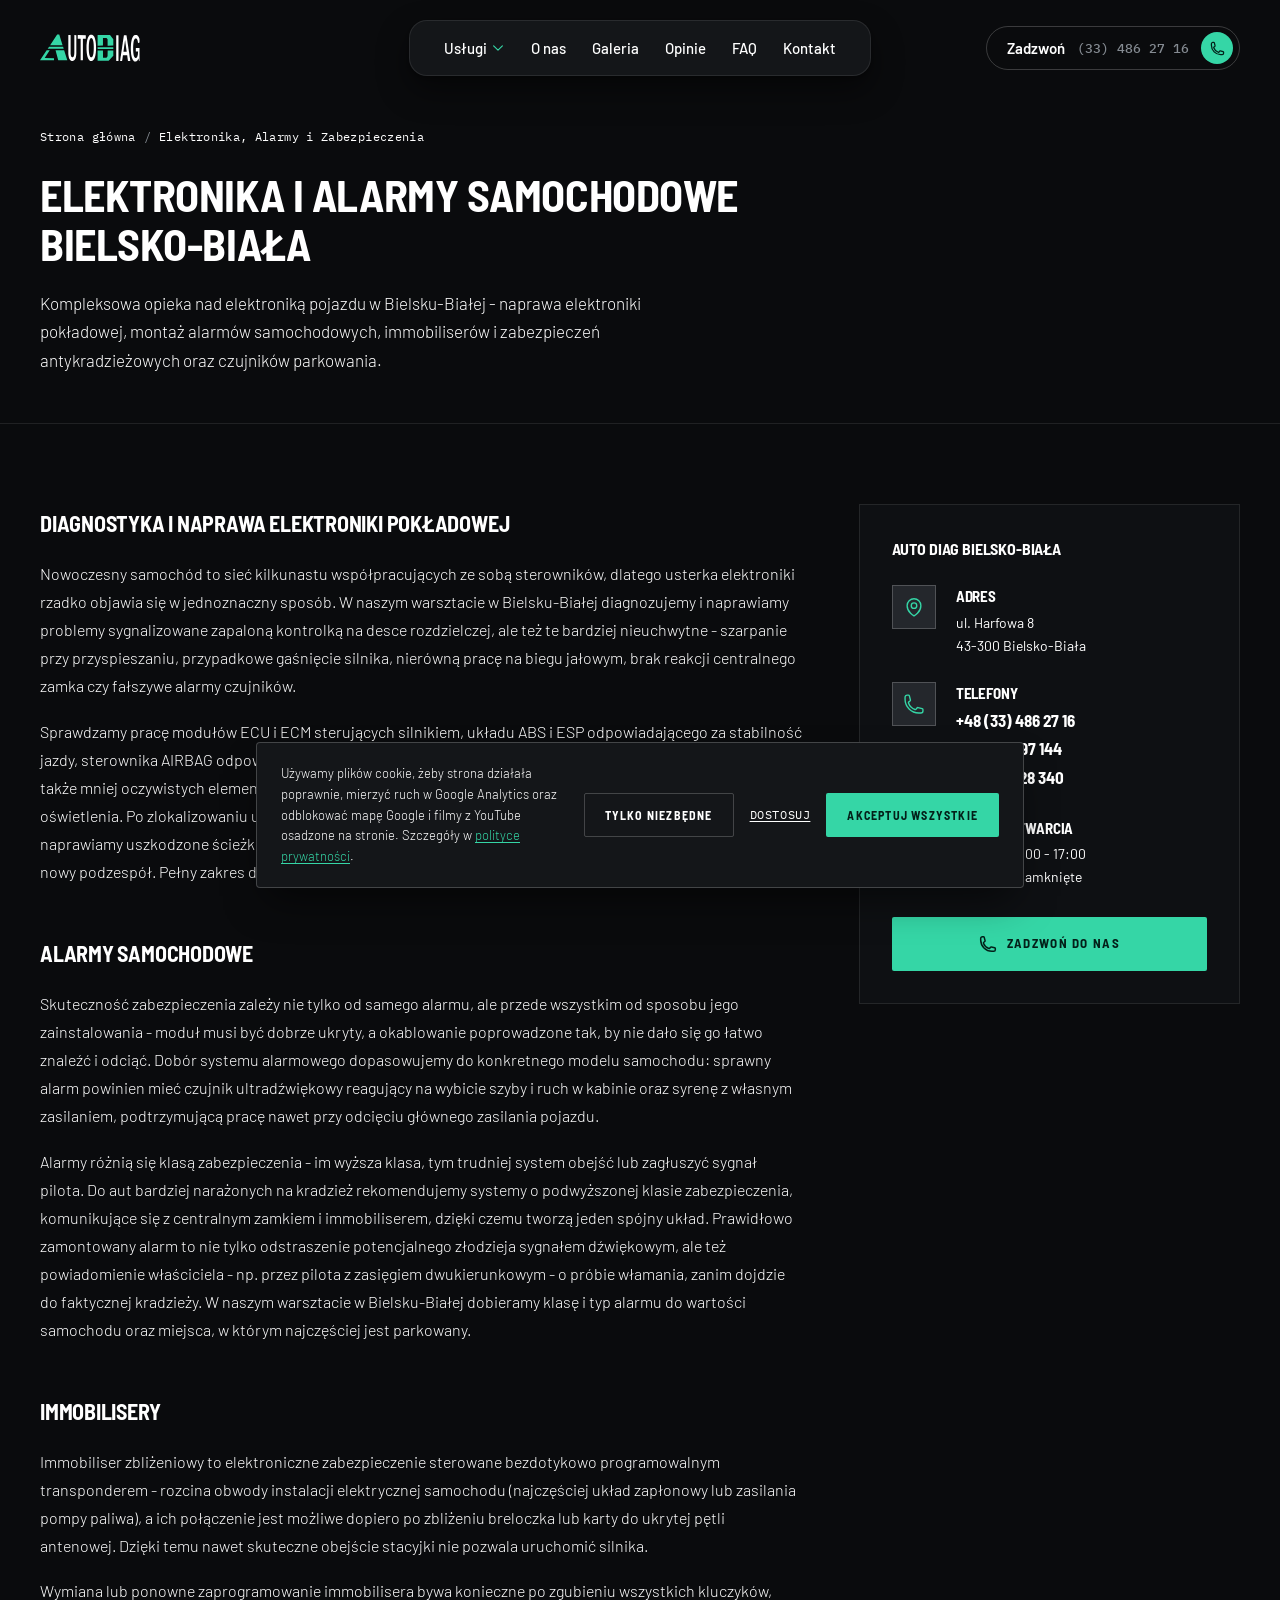
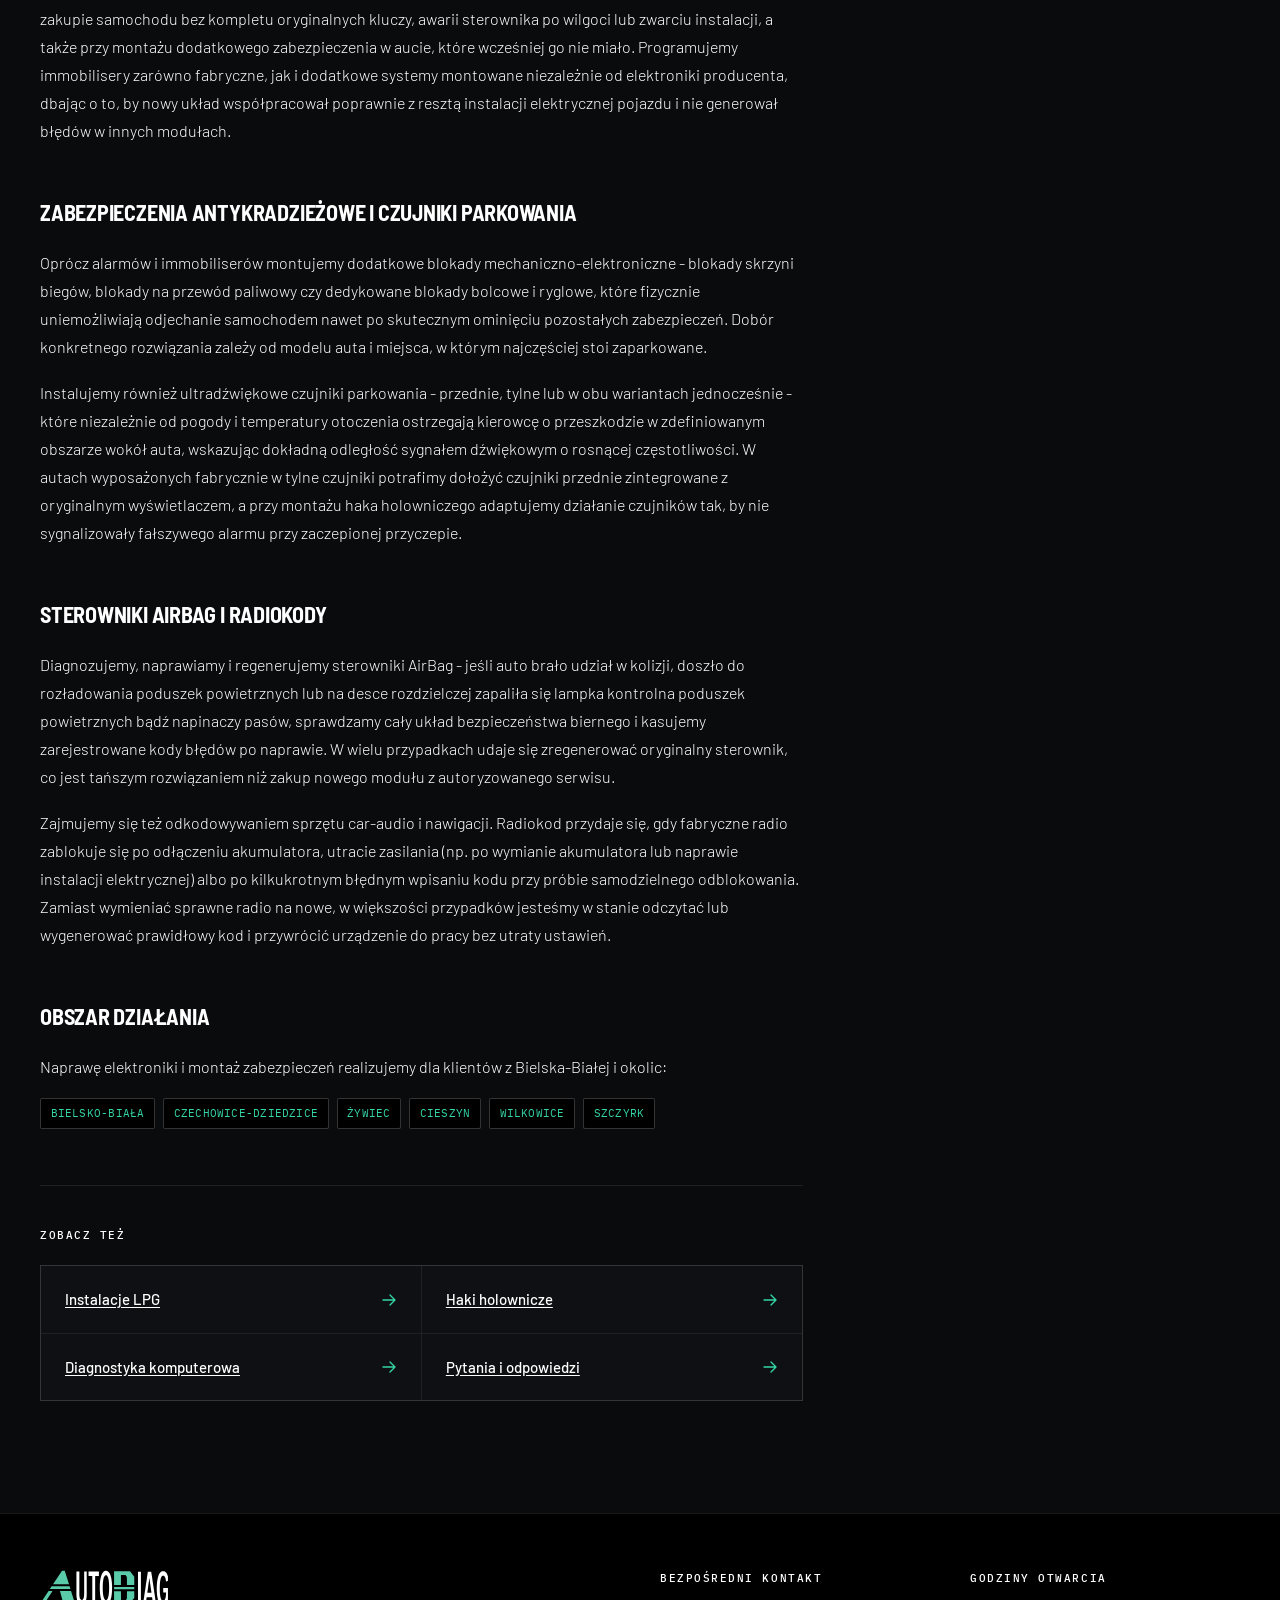
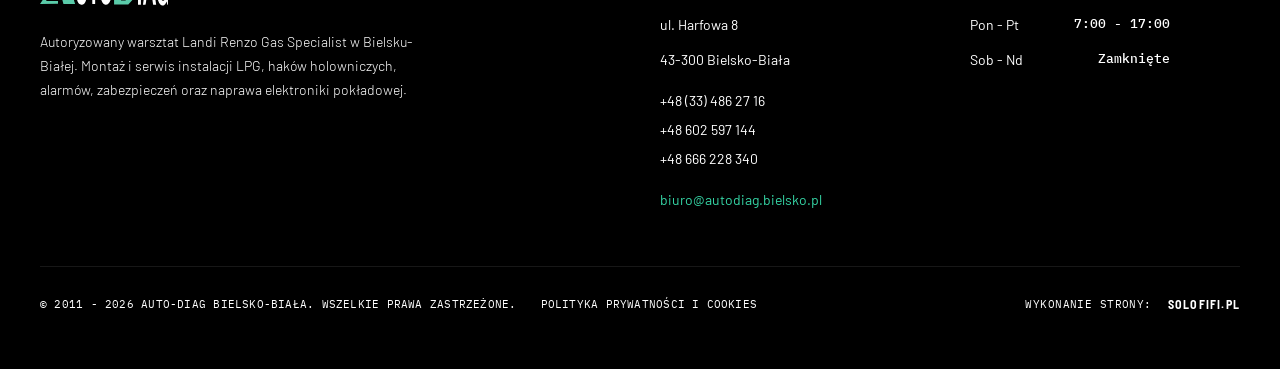
<file: elektronika-alarmy.html>
<!DOCTYPE html>
<html lang="pl">
<head>
<script src="js/ga-init.js?v=50d5a978"></script>
<meta charset="UTF-8">
<meta name="viewport" content="width=device-width, initial-scale=1.0">
<title>Elektronika i Alarmy Samochodowe Bielsko-Biała - Auto Diag</title>
<meta name="description" content="Naprawa elektroniki pojazdowej, alarmy, immobilisery i zabezpieczenia antykradzieżowe w Bielsku-Białej. Warsztat Auto Diag, 18 lat doświadczenia. Zadzwoń!">
<link rel="canonical" href="https://lpg.bielsko.pl/elektronika-alarmy">

<meta property="og:type" content="website">
<meta property="og:site_name" content="Auto Diag Bielsko-Biała">
<meta property="og:title" content="Elektronika i Alarmy Samochodowe Bielsko-Biała - Auto Diag">
<meta property="og:description" content="Naprawa elektroniki pojazdowej, alarmy, immobilisery i zabezpieczenia antykradzieżowe w Bielsku-Białej. Warsztat Auto Diag, 18 lat doświadczenia. Zadzwoń!">
<meta property="og:url" content="https://lpg.bielsko.pl/elektronika-alarmy">
<meta property="og:image" content="https://lpg.bielsko.pl/images/og/lpg-16x9.jpg">
<meta property="og:image:width" content="1200">
<meta property="og:image:height" content="630">
<meta property="og:image:alt" content="Instalacja LPG zamontowana w Toyocie V8 – warsztat Auto Diag Bielsko-Biała">
<meta property="og:locale" content="pl_PL">

<meta name="twitter:card" content="summary_large_image">
<meta name="twitter:title" content="Elektronika i Alarmy Samochodowe Bielsko-Biała - Auto Diag">
<meta name="twitter:description" content="Naprawa elektroniki pojazdowej, alarmy, immobilisery i zabezpieczenia antykradzieżowe w Bielsku-Białej. Warsztat Auto Diag, 18 lat doświadczenia. Zadzwoń!">
<meta name="twitter:image" content="https://lpg.bielsko.pl/images/og/lpg-16x9.jpg">

<link rel="icon" href="icons/favicon.ico" sizes="any">
<link rel="icon" href="icons/favicon-16x16.png" sizes="16x16" type="image/png">
<link rel="icon" href="icons/favicon-32x32.png" sizes="32x32" type="image/png">
<link rel="apple-touch-icon" href="icons/apple-touch-icon.png" sizes="180x180">
<link rel="manifest" href="icons/site.webmanifest">

<link rel="stylesheet" href="css/fonts.css?v=e96d44db">
<link rel="stylesheet" href="css/style.css?v=928affa5">

<script type="application/ld+json">
{
  "@context": "https://schema.org",
  "@type": "Service",
  "name": "Elektronika, alarmy i zabezpieczenia",
  "serviceType": "Naprawa elektroniki pojazdowej i montaż zabezpieczeń",
  "provider": { "@id": "https://lpg.bielsko.pl/#organization" },
  "areaServed": [
    { "@type": "City", "name": "Bielsko-Biała" },
    { "@type": "City", "name": "Czechowice-Dziedzice" },
    { "@type": "City", "name": "Żywiec" },
    { "@type": "City", "name": "Cieszyn" },
    { "@type": "City", "name": "Wilkowice" },
    { "@type": "City", "name": "Szczyrk" }
  ],
  "url": "https://lpg.bielsko.pl/elektronika-alarmy",
  "description": "Naprawa elektroniki pokładowej, montaż alarmów samochodowych, immobiliserów, zabezpieczeń antykradzieżowych i czujników parkowania w Auto Diag Bielsko-Biała."
}
</script>
<script type="application/ld+json">
{
  "@context": "https://schema.org",
  "@type": "BreadcrumbList",
  "itemListElement": [
    { "@type": "ListItem", "position": 1, "name": "Strona główna", "item": "https://lpg.bielsko.pl/" },
    { "@type": "ListItem", "position": 2, "name": "Elektronika, Alarmy i Zabezpieczenia", "item": "https://lpg.bielsko.pl/elektronika-alarmy" }
  ]
}
</script>
</head>
<body>

<nav class="site-header" id="siteHeader">
  <div class="site-header__inner">
    <a href="/" class="site-header__logo" id="logoLink">
      <svg class="brand-logo" viewBox="0 0 260 73.14" width="256" height="72" role="img" aria-label="Auto Diag Bielsko-Biała – logo"><path class="brand-logo__green" fill-rule="evenodd" d="M50.23 1.45 44.78 1.59 26.43 29.19 58.93 29.12ZM20.15 38.23 20.29 38.5 61.83 38.43 60.38 33.54 59.96 33.19 23.67 33.19ZM36.57 63.07 12.21 62.86 25.46 42.71 17.39 42.57 0 68.86 36.57 68.8ZM63 42.51 40.57 42.64 47.61 68.86 71.35 68.86ZM150.42 2.55 150.49 30.43 164.43 30.36 164.43 10.63 164.92 10.28 173.75 10.35 176.51 14.01 176.65 30.43 191.48 30.36 191.48 13.8 182.86 2.48ZM150.42 34.5 150.63 39.19 191.55 38.99 191.41 34.36ZM150.42 43.2 150.49 69.9 179.34 69.9 191.48 56.79 191.48 43.13 176.78 43.06 176.44 58.31 173.68 62.03 164.64 62.03 164.43 43.13Z" /><path class="brand-logo__white" fill-rule="evenodd" d="M74.32 2.9 73.97 3.17 73.97 51.27 74.25 55.27 74.52 56.44 74.52 57.13 75.35 61.2 76.18 63.69 77.08 65.62 78.73 67.97 80.18 69.21 82.46 70.31 84.11 70.59 85.36 70.52 87.08 70.04 89.15 68.86 90.6 67.35 91.5 66.1 92.39 64.38 93.64 60.79 94.53 56.1 94.88 51.2 94.88 3.17 94.67 2.97 90.12 2.9 89.7 3.17 89.7 47.4 89.43 53.13 88.87 56.03 88.32 57.75 87.77 58.79 87.08 59.76 86.39 60.38 85.7 60.72 84.6 60.86 83.7 60.65 82.8 60.1 81.91 59.13 81.35 58.17 80.53 55.68 79.97 51.41 79.97 3.45 79.9 3.11 79.56 2.9ZM99.02 2.9 98.6 3.11 98.54 3.52 98.6 12.21 98.95 12.35 105.92 12.35 106.19 12.77 106.19 68.59 106.47 68.86 111.78 68.86 112.06 68.52 112.06 12.97 112.13 12.63 112.68 12.28 119.3 12.35 119.65 12.14 119.65 3.17 119.44 2.97ZM132.83 1.66 131.79 1.93 130.21 2.69 129.03 3.59 127.79 4.9 125.93 7.87 123.93 13.18 122.82 17.87 122.82 18.49 122.27 21.18 122 24.56 121.72 26.08 121.44 30.57 121.44 40.85 122.06 49.27 122.82 54.44 123.65 58.17 125.17 62.72 126.76 65.97 128.76 68.52 130.41 69.69 131.59 70.24 133.17 70.59 134.42 70.59 135.8 70.31 136.69 69.97 138 69.21 139.18 68.24 140.63 66.45 141.45 65.14 142.35 63.34 143.46 60.45 144.84 55.34 145.87 48.09 146.35 40.99 146.42 33.47 145.94 24.7 145.11 18.29 143.66 12.28 142.35 8.69 141.39 6.76 139.66 4.35 138.28 3.11 136.07 1.93 134.97 1.66ZM133.73 10.7 134.97 10.9 135.73 11.32 136.62 12.14 137.94 14.56 138.56 16.42 139.11 18.56 139.66 21.87 140.21 27.6 140.42 33.6 140.42 38.85 140.21 43.82 139.66 49.96 139.11 53.06 138.21 56.31 137.11 58.79 136.56 59.62 135.87 60.31 135.24 60.72 134.42 61 133.38 61 132.76 60.79 131.59 59.96 130.62 58.58 129.38 55.55 128.83 53.55 128.27 50.23 127.72 45.2 127.45 39.61 127.45 32.78 127.72 26.63 128.27 21.67 128.83 18.29 129.65 15.32 131.04 12.56 132.28 11.25ZM199.42 3.59 199.14 3.73 199.07 4 199.07 70.18 199.35 70.38 204.8 70.38 205.01 70.24 205.01 3.8 204.73 3.59ZM219.36 3.59 219.15 3.73 218.94 4.35 218.6 7.25 218.32 8.28 218.32 9.04 217.22 15.73 216.94 18.56 216.11 23.18 216.05 24.43 215.01 30.57 214.18 37.05 211.77 52.3 211.42 55.55 210.59 60.31 209.21 70.18 209.42 70.38 213.84 70.45 214.53 70.18 215.22 66.04 216.6 55.75 216.8 55.48 227.43 55.41 227.71 55.62 227.98 56.93 228.33 60.51 229.71 70.18 230.33 70.45 235.78 70.38 235.92 69.83 235.64 68.59 235.09 64.03 234.26 59.41 232.88 49.06 232.05 44.51 231.78 41.88 230.95 37.26 230.67 34.43 229.02 24.36 227.36 12.28 227.09 11.32 225.98 3.86 225.64 3.59ZM222.32 16.84 222.53 17.25 223.29 24.29 224.39 31.26 224.39 32.09 226.4 45.82 226.19 46.09 218.46 46.16 218.05 45.96 217.98 45.54 219.08 38.64 219.36 35.95 219.63 34.85 219.91 31.74 221.29 22.84 222.05 17.11ZM250.55 2.42 248.82 2.48 247.72 2.76 245.23 4.21 243.99 5.45 242.68 7.18 241.02 10.56 239.64 14.56 238.2 21.87 237.64 26.15 237.16 35.05 237.16 41.06 237.71 49.68 238.26 54.03 239.64 60.72 241.16 64.93 242.34 67.35 243.3 68.8 245.44 70.87 246.89 71.62 248.06 71.97 250.48 71.9 252 71.42 252.96 70.8 254.41 69.35 255.24 68.24 256.27 66.24 256.89 64.52 257.1 64.31 257.31 64.31 257.52 64.65 257.65 66.1 258.48 70.18 258.96 70.52 259.93 70.45 259.93 36.78 250.55 36.78 250.34 36.99 250.27 43.26 250.41 45.61 255.93 45.68 256.2 45.96 255.65 53.41 255.03 56.37 254.48 58.1 253.65 59.89 252.89 61.07 251.79 62.1 250.62 62.58 249.37 62.58 248.27 62.1 247.03 60.86 246.13 59.34 245.3 57.27 244.75 55.34 244.2 52.17 243.65 47.54 243.37 43.13 243.3 34.98 243.44 30.22 243.92 24.5 244.75 19.25 245.58 16.42 246.48 14.42 247.51 12.83 248.27 12.08 248.89 11.73 249.65 11.52 250.55 11.52 251.72 11.87 252.27 12.28 253.03 13.18 254.48 15.94 255.31 18.63 255.93 22.91 256.14 23.46 256.76 23.39 259.93 22.01 259.93 12.49 259.65 12.21 258.27 8.42 256.96 6.28 256 5.11 254.82 4 252.62 2.76Z" /></svg>
    </a>

    <div class="site-header__nav">
      <div class="site-header__dropdown">
        <a href="/#uslugi" class="site-header__link site-header__dropdown-toggle" aria-haspopup="true" aria-expanded="false">
          Usługi
          <svg class="site-header__dropdown-icon" viewBox="0 0 24 24" fill="none" stroke="currentColor" stroke-width="2"><path stroke-linecap="round" stroke-linejoin="round" d="m19.5 8.25-7.5 7.5-7.5-7.5"/></svg>
        </a>
        <div class="site-header__dropdown-menu">
          <a href="/instalacje-lpg" class="site-header__dropdown-link">
            <span class="site-header__dropdown-tile"><svg viewBox="0 0 24 24" fill="none" stroke="currentColor" stroke-width="1.5" stroke-linecap="round" stroke-linejoin="round" aria-hidden="true"><path d="M4 20V5a2 2 0 0 1 2-2h6a2 2 0 0 1 2 2v15M3 20h12M4 9h10M14 8h2a2 2 0 0 1 2 2v6a1.5 1.5 0 0 0 3 0V8l-3-3"/></svg></span>
            <span class="site-header__dropdown-text"><span class="site-header__dropdown-title">Instalacje LPG</span><span class="site-header__dropdown-desc">Montaż i serwis instalacji gazowych</span></span>
          </a>
          <a href="/haki-holownicze" class="site-header__dropdown-link">
            <span class="site-header__dropdown-tile"><svg viewBox="0 0 24 24" fill="none" stroke="currentColor" stroke-width="1.5" stroke-linecap="round" stroke-linejoin="round" aria-hidden="true"><circle cx="17" cy="6" r="3"/><path d="M17 9v4a3 3 0 0 1-3 3H3M8 16v4M5 20h6"/></svg></span>
            <span class="site-header__dropdown-text"><span class="site-header__dropdown-title">Haki holownicze</span><span class="site-header__dropdown-desc">Stałe i wypinane, z homologacją E20</span></span>
          </a>
          <a href="/diagnostyka-komputerowa" class="site-header__dropdown-link">
            <span class="site-header__dropdown-tile"><svg viewBox="0 0 24 24" fill="none" stroke="currentColor" stroke-width="1.5" stroke-linecap="round" stroke-linejoin="round" aria-hidden="true"><rect x="3" y="4" width="18" height="13" rx="2"/><path d="M7 11h2l1.5-3 3 6 1.5-3h2M9 21h6M12 17v4"/></svg></span>
            <span class="site-header__dropdown-text"><span class="site-header__dropdown-title">Diagnostyka</span><span class="site-header__dropdown-desc">Odczyt błędów i analiza parametrów</span></span>
          </a>
          <a href="/elektronika-alarmy" class="site-header__dropdown-link">
            <span class="site-header__dropdown-tile"><svg viewBox="0 0 24 24" fill="none" stroke="currentColor" stroke-width="1.5" stroke-linecap="round" stroke-linejoin="round" aria-hidden="true"><path d="M12 3l7 3v5c0 4.5-3 8.3-7 10-4-1.7-7-5.5-7-10V6l7-3z"/><path d="M12.5 7.5 10 12h4l-2.5 4.5"/></svg></span>
            <span class="site-header__dropdown-text"><span class="site-header__dropdown-title">Elektronika i alarmy</span><span class="site-header__dropdown-desc">Alarmy, zabezpieczenia, elektronika</span></span>
          </a>
        </div>
      </div>
      <a href="/#o-nas" class="site-header__link">O nas</a>
      <a href="/galeria" class="site-header__link">Galeria</a>
      <a href="/#opinie" class="site-header__link">Opinie</a>
      <a href="/faq" class="site-header__link">FAQ</a>
      <a href="/#kontakt" class="site-header__link">Kontakt</a>
    </div>

    <a href="tel:+48334862716" class="site-header__cta">Zadzwoń<span class="site-header__cta-number">(33) 486 27 16</span><span class="site-header__cta-icon"><svg viewBox="0 0 24 24" fill="none" stroke="currentColor" stroke-width="2" aria-hidden="true"><path stroke-linecap="round" stroke-linejoin="round" d="M2.25 6.75c0 8.284 6.716 15 15 15h2.25a2.25 2.25 0 002.25-2.25v-1.372c0-.516-.351-.966-.852-1.091l-4.423-1.106c-.44-.11-.902.055-1.173.417l-.97 1.293c-.282.376-.769.542-1.21.38a12.035 12.035 0 01-7.143-7.143c-.162-.441.004-.928.38-1.21l1.293-.97c.363-.271.527-.734.417-1.173L6.963 3.102a1.125 1.125 0 00-1.091-.852H4.5A2.25 2.25 0 002.25 4.5v2.25z"/></svg></span></a>

    <div class="site-header__actions">
      <a href="tel:+48334862716" class="site-header__call" aria-label="Zadzwoń: +48 (33) 486 27 16"><svg viewBox="0 0 24 24" fill="none" stroke="currentColor" stroke-width="1.5" aria-hidden="true"><path stroke-linecap="round" stroke-linejoin="round" d="M2.25 6.75c0 8.284 6.716 15 15 15h2.25a2.25 2.25 0 002.25-2.25v-1.372c0-.516-.351-.966-.852-1.091l-4.423-1.106c-.44-.11-.902.055-1.173.417l-.97 1.293c-.282.376-.769.542-1.21.38a12.035 12.035 0 01-7.143-7.143c-.162-.441.004-.928.38-1.21l1.293-.97c.363-.271.527-.734.417-1.173L6.963 3.102a1.125 1.125 0 00-1.091-.852H4.5A2.25 2.25 0 002.25 4.5v2.25z"/></svg></a>
      <button class="site-header__burger" id="burgerBtn" aria-label="Menu" aria-expanded="false" aria-controls="mobileMenu">
        <span class="site-header__burger-line"></span>
        <span class="site-header__burger-line"></span>
        <span class="site-header__burger-line"></span>
      </button>
    </div>
  </div>

  <div class="site-header__mobile" id="mobileMenu">
    <div class="site-header__mobile-inner">
      <div class="site-header__mobile-item site-header__mobile-group">
        <button type="button" class="site-header__mobile-link site-header__mobile-toggle" aria-expanded="false" aria-controls="mobileServices">
          Usługi
          <svg class="site-header__mobile-chevron" viewBox="0 0 24 24" fill="none" stroke="currentColor" stroke-width="2" aria-hidden="true"><path stroke-linecap="round" stroke-linejoin="round" d="m19.5 8.25-7.5 7.5-7.5-7.5"/></svg>
        </button>
        <div class="site-header__mobile-sub" id="mobileServices">
          <div class="site-header__mobile-sub-inner">
            <a href="/instalacje-lpg" class="site-header__mobile-sublink"><span class="site-header__dropdown-tile"><svg viewBox="0 0 24 24" fill="none" stroke="currentColor" stroke-width="1.5" stroke-linecap="round" stroke-linejoin="round" aria-hidden="true"><path d="M4 20V5a2 2 0 0 1 2-2h6a2 2 0 0 1 2 2v15M3 20h12M4 9h10M14 8h2a2 2 0 0 1 2 2v6a1.5 1.5 0 0 0 3 0V8l-3-3"/></svg></span>Instalacje LPG</a>
            <a href="/haki-holownicze" class="site-header__mobile-sublink"><span class="site-header__dropdown-tile"><svg viewBox="0 0 24 24" fill="none" stroke="currentColor" stroke-width="1.5" stroke-linecap="round" stroke-linejoin="round" aria-hidden="true"><circle cx="17" cy="6" r="3"/><path d="M17 9v4a3 3 0 0 1-3 3H3M8 16v4M5 20h6"/></svg></span>Haki holownicze</a>
            <a href="/diagnostyka-komputerowa" class="site-header__mobile-sublink"><span class="site-header__dropdown-tile"><svg viewBox="0 0 24 24" fill="none" stroke="currentColor" stroke-width="1.5" stroke-linecap="round" stroke-linejoin="round" aria-hidden="true"><rect x="3" y="4" width="18" height="13" rx="2"/><path d="M7 11h2l1.5-3 3 6 1.5-3h2M9 21h6M12 17v4"/></svg></span>Diagnostyka</a>
            <a href="/elektronika-alarmy" class="site-header__mobile-sublink"><span class="site-header__dropdown-tile"><svg viewBox="0 0 24 24" fill="none" stroke="currentColor" stroke-width="1.5" stroke-linecap="round" stroke-linejoin="round" aria-hidden="true"><path d="M12 3l7 3v5c0 4.5-3 8.3-7 10-4-1.7-7-5.5-7-10V6l7-3z"/><path d="M12.5 7.5 10 12h4l-2.5 4.5"/></svg></span>Elektronika i alarmy</a>
          </div>
        </div>
      </div>
      <a href="/#o-nas" class="site-header__mobile-item site-header__mobile-link">O nas</a>
      <a href="/galeria" class="site-header__mobile-item site-header__mobile-link">Galeria</a>
      <a href="/#opinie" class="site-header__mobile-item site-header__mobile-link">Opinie</a>
      <a href="/faq" class="site-header__mobile-item site-header__mobile-link">FAQ</a>
      <a href="/#kontakt" class="site-header__mobile-item site-header__mobile-link">Kontakt</a>

      <div class="site-header__mobile-calls">
        <p class="site-header__mobile-calls-label">Zadzwoń do nas</p>
        <a href="tel:+48334862716" class="site-header__mobile-call site-header__mobile-call--primary"><svg viewBox="0 0 24 24" fill="none" stroke="currentColor" stroke-width="2"><path stroke-linecap="round" stroke-linejoin="round" d="M2.25 6.75c0 8.284 6.716 15 15 15h2.25a2.25 2.25 0 002.25-2.25v-1.372c0-.516-.351-.966-.852-1.091l-4.423-1.106c-.44-.11-.902.055-1.173.417l-.97 1.293c-.282.376-.769.542-1.21.38a12.035 12.035 0 01-7.143-7.143c-.162-.441.004-.928.38-1.21l1.293-.97c.363-.271.527-.734.417-1.173L6.963 3.102a1.125 1.125 0 00-1.091-.852H4.5A2.25 2.25 0 002.25 4.5v2.25z"/></svg> +48 (33) 486 27 16</a>
        <a href="tel:+48602597144" class="site-header__mobile-call"><svg viewBox="0 0 24 24" fill="none" stroke="currentColor" stroke-width="2"><path stroke-linecap="round" stroke-linejoin="round" d="M2.25 6.75c0 8.284 6.716 15 15 15h2.25a2.25 2.25 0 002.25-2.25v-1.372c0-.516-.351-.966-.852-1.091l-4.423-1.106c-.44-.11-.902.055-1.173.417l-.97 1.293c-.282.376-.769.542-1.21.38a12.035 12.035 0 01-7.143-7.143c-.162-.441.004-.928.38-1.21l1.293-.97c.363-.271.527-.734.417-1.173L6.963 3.102a1.125 1.125 0 00-1.091-.852H4.5A2.25 2.25 0 002.25 4.5v2.25z"/></svg> +48 602 597 144</a>
        <a href="tel:+48666228340" class="site-header__mobile-call"><svg viewBox="0 0 24 24" fill="none" stroke="currentColor" stroke-width="2"><path stroke-linecap="round" stroke-linejoin="round" d="M2.25 6.75c0 8.284 6.716 15 15 15h2.25a2.25 2.25 0 002.25-2.25v-1.372c0-.516-.351-.966-.852-1.091l-4.423-1.106c-.44-.11-.902.055-1.173.417l-.97 1.293c-.282.376-.769.542-1.21.38a12.035 12.035 0 01-7.143-7.143c-.162-.441.004-.928.38-1.21l1.293-.97c.363-.271.527-.734.417-1.173L6.963 3.102a1.125 1.125 0 00-1.091-.852H4.5A2.25 2.25 0 002.25 4.5v2.25z"/></svg> +48 666 228 340</a>
      </div>
    </div>
  </div>
</nav>

<main id="top">

<section class="page-hero">
  <div class="container">
    <nav class="breadcrumbs" aria-label="Okruszki nawigacyjne">
      <a href="/">Strona główna</a>
      <span class="breadcrumbs__sep">/</span>
      <span class="breadcrumbs__current">Elektronika, Alarmy i Zabezpieczenia</span>
    </nav>
    <h1 class="page-hero__title">Elektronika i Alarmy Samochodowe Bielsko-Biała</h1>
    <p class="page-hero__lead">
      Kompleksowa opieka nad elektroniką pojazdu w Bielsku-Białej - naprawa elektroniki pokładowej, montaż alarmów samochodowych, immobiliserów i zabezpieczeń antykradzieżowych oraz czujników parkowania.
    </p>
  </div>
</section>

<section class="page-content">
  <div class="container">
    <div class="page-content__grid">
      <article class="prose">
        <h2>Diagnostyka i naprawa elektroniki pokładowej</h2>
        <p>
          Nowoczesny samochód to sieć kilkunastu współpracujących ze sobą sterowników, dlatego usterka elektroniki rzadko objawia się w jednoznaczny sposób. W naszym warsztacie w Bielsku-Białej diagnozujemy i naprawiamy problemy sygnalizowane zapaloną kontrolką na desce rozdzielczej, ale też te bardziej nieuchwytne - szarpanie przy przyspieszaniu, przypadkowe gaśnięcie silnika, nierówną pracę na biegu jałowym, brak reakcji centralnego zamka czy fałszywe alarmy czujników.
        </p>
        <p>
          Sprawdzamy pracę modułów ECU i ECM sterujących silnikiem, układu ABS i ESP odpowiadającego za stabilność jazdy, sterownika AIRBAG odpowiedzialnego za bezpieczeństwo bierne, immobilisera, centralnego zamka, a także mniej oczywistych elementów - czujników parkowania, sterowników szyb i lusterek czy modułów oświetlenia. Po zlokalizowaniu usterki nie ograniczamy się do wymiany całego modułu - tam, gdzie to możliwe, naprawiamy uszkodzone ścieżki, złącza czy elementy na płytce sterownika, co jest zwykle tańsze niż wymiana na nowy podzespół. Pełny zakres diagnostyki komputerowej opisaliśmy na stronie <a href="/diagnostyka-komputerowa">diagnostyka komputerowa</a>.
        </p>

        <h2>Alarmy samochodowe</h2>
        <p>
          Skuteczność zabezpieczenia zależy nie tylko od samego alarmu, ale przede wszystkim od sposobu jego zainstalowania - moduł musi być dobrze ukryty, a okablowanie poprowadzone tak, by nie dało się go łatwo znaleźć i odciąć. Dobór systemu alarmowego dopasowujemy do konkretnego modelu samochodu: sprawny alarm powinien mieć czujnik ultradźwiękowy reagujący na wybicie szyby i ruch w kabinie oraz syrenę z własnym zasilaniem, podtrzymującą pracę nawet przy odcięciu głównego zasilania pojazdu.
        </p>
        <p>
          Alarmy różnią się klasą zabezpieczenia - im wyższa klasa, tym trudniej system obejść lub zagłuszyć sygnał pilota. Do aut bardziej narażonych na kradzież rekomendujemy systemy o podwyższonej klasie zabezpieczenia, komunikujące się z centralnym zamkiem i immobiliserem, dzięki czemu tworzą jeden spójny układ. Prawidłowo zamontowany alarm to nie tylko odstraszenie potencjalnego złodzieja sygnałem dźwiękowym, ale też powiadomienie właściciela - np. przez pilota z zasięgiem dwukierunkowym - o próbie włamania, zanim dojdzie do faktycznej kradzieży. W naszym warsztacie w Bielsku-Białej dobieramy klasę i typ alarmu do wartości samochodu oraz miejsca, w którym najczęściej jest parkowany.
        </p>

        <h2>Immobilisery</h2>
        <p>
          Immobiliser zbliżeniowy to elektroniczne zabezpieczenie sterowane bezdotykowo programowalnym transponderem - rozcina obwody instalacji elektrycznej samochodu (najczęściej układ zapłonowy lub zasilania pompy paliwa), a ich połączenie jest możliwe dopiero po zbliżeniu breloczka lub karty do ukrytej pętli antenowej. Dzięki temu nawet skuteczne obejście stacyjki nie pozwala uruchomić silnika.
        </p>
        <p>
          Wymiana lub ponowne zaprogramowanie immobilisera bywa konieczne po zgubieniu wszystkich kluczyków, zakupie samochodu bez kompletu oryginalnych kluczy, awarii sterownika po wilgoci lub zwarciu instalacji, a także przy montażu dodatkowego zabezpieczenia w aucie, które wcześniej go nie miało. Programujemy immobilisery zarówno fabryczne, jak i dodatkowe systemy montowane niezależnie od elektroniki producenta, dbając o to, by nowy układ współpracował poprawnie z resztą instalacji elektrycznej pojazdu i nie generował błędów w innych modułach.
        </p>

        <h2>Zabezpieczenia antykradzieżowe i czujniki parkowania</h2>
        <p>
          Oprócz alarmów i immobiliserów montujemy dodatkowe blokady mechaniczno-elektroniczne - blokady skrzyni biegów, blokady na przewód paliwowy czy dedykowane blokady bolcowe i ryglowe, które fizycznie uniemożliwiają odjechanie samochodem nawet po skutecznym ominięciu pozostałych zabezpieczeń. Dobór konkretnego rozwiązania zależy od modelu auta i miejsca, w którym najczęściej stoi zaparkowane.
        </p>
        <p>
          Instalujemy również ultradźwiękowe czujniki parkowania - przednie, tylne lub w obu wariantach jednocześnie - które niezależnie od pogody i temperatury otoczenia ostrzegają kierowcę o przeszkodzie w zdefiniowanym obszarze wokół auta, wskazując dokładną odległość sygnałem dźwiękowym o rosnącej częstotliwości. W autach wyposażonych fabrycznie w tylne czujniki potrafimy dołożyć czujniki przednie zintegrowane z oryginalnym wyświetlaczem, a przy montażu haka holowniczego adaptujemy działanie czujników tak, by nie sygnalizowały fałszywego alarmu przy zaczepionej przyczepie.
        </p>

        <h2>Sterowniki AirBag i radiokody</h2>
        <p>
          Diagnozujemy, naprawiamy i regenerujemy sterowniki AirBag - jeśli auto brało udział w kolizji, doszło do rozładowania poduszek powietrznych lub na desce rozdzielczej zapaliła się lampka kontrolna poduszek powietrznych bądź napinaczy pasów, sprawdzamy cały układ bezpieczeństwa biernego i kasujemy zarejestrowane kody błędów po naprawie. W wielu przypadkach udaje się zregenerować oryginalny sterownik, co jest tańszym rozwiązaniem niż zakup nowego modułu z autoryzowanego serwisu.
        </p>
        <p>
          Zajmujemy się też odkodowywaniem sprzętu car-audio i nawigacji. Radiokod przydaje się, gdy fabryczne radio zablokuje się po odłączeniu akumulatora, utracie zasilania (np. po wymianie akumulatora lub naprawie instalacji elektrycznej) albo po kilkukrotnym błędnym wpisaniu kodu przy próbie samodzielnego odblokowania. Zamiast wymieniać sprawne radio na nowe, w większości przypadków jesteśmy w stanie odczytać lub wygenerować prawidłowy kod i przywrócić urządzenie do pracy bez utraty ustawień.
        </p>

        <h2>Obszar działania</h2>
        <p>Naprawę elektroniki i montaż zabezpieczeń realizujemy dla klientów z Bielska-Białej i okolic:</p>
        <div class="area-tags">
          <span class="tag">Bielsko-Biała</span>
          <span class="tag">Czechowice-Dziedzice</span>
          <span class="tag">Żywiec</span>
          <span class="tag">Cieszyn</span>
          <span class="tag">Wilkowice</span>
          <span class="tag">Szczyrk</span>
        </div>

        <div class="related-links">
          <p class="related-links__title">Zobacz też</p>
          <div class="related-links__grid">
            <a href="/instalacje-lpg" class="related-links__item">Instalacje LPG <svg viewBox="0 0 24 24" fill="none" stroke="currentColor" stroke-width="2"><path stroke-linecap="round" stroke-linejoin="round" d="M13.5 4.5L21 12m0 0l-7.5 7.5M21 12H3"/></svg></a>
            <a href="/haki-holownicze" class="related-links__item">Haki holownicze <svg viewBox="0 0 24 24" fill="none" stroke="currentColor" stroke-width="2"><path stroke-linecap="round" stroke-linejoin="round" d="M13.5 4.5L21 12m0 0l-7.5 7.5M21 12H3"/></svg></a>
            <a href="/diagnostyka-komputerowa" class="related-links__item">Diagnostyka komputerowa <svg viewBox="0 0 24 24" fill="none" stroke="currentColor" stroke-width="2"><path stroke-linecap="round" stroke-linejoin="round" d="M13.5 4.5L21 12m0 0l-7.5 7.5M21 12H3"/></svg></a>
            <a href="/faq" class="related-links__item">Pytania i odpowiedzi <svg viewBox="0 0 24 24" fill="none" stroke="currentColor" stroke-width="2"><path stroke-linecap="round" stroke-linejoin="round" d="M13.5 4.5L21 12m0 0l-7.5 7.5M21 12H3"/></svg></a>
          </div>
        </div>
      </article>

      <aside class="info-card reveal">
        <p class="info-card__title">Auto Diag Bielsko-Biała</p>

        <div class="contact-item">
          <div class="contact-item__icon">
            <svg viewBox="0 0 24 24" fill="none" stroke="currentColor" stroke-width="1.5"><path stroke-linecap="round" stroke-linejoin="round" d="M15 10.5a3 3 0 11-6 0 3 3 0 016 0z"/><path stroke-linecap="round" stroke-linejoin="round" d="M19.5 10.5c0 7.142-7.5 11.25-7.5 11.25S4.5 17.642 4.5 10.5a7.5 7.5 0 1115 0z"/></svg>
          </div>
          <div>
            <p class="contact-item__title">Adres</p>
            <p class="contact-item__line">ul. Harfowa 8</p>
            <p class="contact-item__line">43-300 Bielsko-Biała</p>
          </div>
        </div>

        <div class="contact-item">
          <div class="contact-item__icon">
            <svg viewBox="0 0 24 24" fill="none" stroke="currentColor" stroke-width="1.5"><path stroke-linecap="round" stroke-linejoin="round" d="M2.25 6.75c0 8.284 6.716 15 15 15h2.25a2.25 2.25 0 002.25-2.25v-1.372c0-.516-.351-.966-.852-1.091l-4.423-1.106c-.44-.11-.902.055-1.173.417l-.97 1.293c-.282.376-.769.542-1.21.38a12.035 12.035 0 01-7.143-7.143c-.162-.441.004-.928.38-1.21l1.293-.97c.363-.271.527-.734.417-1.173L6.963 3.102a1.125 1.125 0 00-1.091-.852H4.5A2.25 2.25 0 002.25 4.5v2.25z"/></svg>
          </div>
          <div>
            <p class="contact-item__title">Telefony</p>
            <a href="tel:+48334862716" class="contact-item__line contact-item__line--link contact-item__line--primary">+48 (33) 486 27 16</a>
            <div class="contact-item__phones-secondary">
              <a href="tel:+48602597144" class="contact-item__line contact-item__line--link contact-item__line--secondary">+48 602 597 144</a>
              <a href="tel:+48666228340" class="contact-item__line contact-item__line--link contact-item__line--secondary">+48 666 228 340</a>
            </div>
          </div>
        </div>

        <div class="contact-item">
          <div class="contact-item__icon">
            <svg viewBox="0 0 24 24" fill="none" stroke="currentColor" stroke-width="1.5"><path stroke-linecap="round" stroke-linejoin="round" d="M12 6v6h4.5m4.5 0a9 9 0 11-18 0 9 9 0 0118 0z"/></svg>
          </div>
          <div>
            <p class="contact-item__title">Godziny otwarcia</p>
            <p class="contact-item__line">Pon - Pt: 7:00 - 17:00</p>
            <p class="contact-item__line">Sob - Nd: Zamknięte</p>
          </div>
        </div>

        <a href="tel:+48334862716" class="btn btn--primary info-card__cta">
          <svg viewBox="0 0 24 24" fill="none" stroke="currentColor" stroke-width="2"><path stroke-linecap="round" stroke-linejoin="round" d="M2.25 6.75c0 8.284 6.716 15 15 15h2.25a2.25 2.25 0 002.25-2.25v-1.372c0-.516-.351-.966-.852-1.091l-4.423-1.106c-.44-.11-.902.055-1.173.417l-.97 1.293c-.282.376-.769.542-1.21.38a12.035 12.035 0 01-7.143-7.143c-.162-.441.004-.928.38-1.21l1.293-.97c.363-.271.527-.734.417-1.173L6.963 3.102a1.125 1.125 0 00-1.091-.852H4.5A2.25 2.25 0 002.25 4.5v2.25z"/></svg>
          Zadzwoń do nas
        </a>
      </aside>
    </div>
  </div>
</section>

</main>

<footer class="site-footer">
  <div class="container">
    <div class="site-footer__grid">
      <div class="site-footer__brand">
        <svg class="brand-logo" viewBox="0 0 260 73.14" width="256" height="72" role="img" aria-label="Auto Diag Bielsko-Biała – logo"><path class="brand-logo__green" fill-rule="evenodd" d="M50.23 1.45 44.78 1.59 26.43 29.19 58.93 29.12ZM20.15 38.23 20.29 38.5 61.83 38.43 60.38 33.54 59.96 33.19 23.67 33.19ZM36.57 63.07 12.21 62.86 25.46 42.71 17.39 42.57 0 68.86 36.57 68.8ZM63 42.51 40.57 42.64 47.61 68.86 71.35 68.86ZM150.42 2.55 150.49 30.43 164.43 30.36 164.43 10.63 164.92 10.28 173.75 10.35 176.51 14.01 176.65 30.43 191.48 30.36 191.48 13.8 182.86 2.48ZM150.42 34.5 150.63 39.19 191.55 38.99 191.41 34.36ZM150.42 43.2 150.49 69.9 179.34 69.9 191.48 56.79 191.48 43.13 176.78 43.06 176.44 58.31 173.68 62.03 164.64 62.03 164.43 43.13Z" /><path class="brand-logo__white" fill-rule="evenodd" d="M74.32 2.9 73.97 3.17 73.97 51.27 74.25 55.27 74.52 56.44 74.52 57.13 75.35 61.2 76.18 63.69 77.08 65.62 78.73 67.97 80.18 69.21 82.46 70.31 84.11 70.59 85.36 70.52 87.08 70.04 89.15 68.86 90.6 67.35 91.5 66.1 92.39 64.38 93.64 60.79 94.53 56.1 94.88 51.2 94.88 3.17 94.67 2.97 90.12 2.9 89.7 3.17 89.7 47.4 89.43 53.13 88.87 56.03 88.32 57.75 87.77 58.79 87.08 59.76 86.39 60.38 85.7 60.72 84.6 60.86 83.7 60.65 82.8 60.1 81.91 59.13 81.35 58.17 80.53 55.68 79.97 51.41 79.97 3.45 79.9 3.11 79.56 2.9ZM99.02 2.9 98.6 3.11 98.54 3.52 98.6 12.21 98.95 12.35 105.92 12.35 106.19 12.77 106.19 68.59 106.47 68.86 111.78 68.86 112.06 68.52 112.06 12.97 112.13 12.63 112.68 12.28 119.3 12.35 119.65 12.14 119.65 3.17 119.44 2.97ZM132.83 1.66 131.79 1.93 130.21 2.69 129.03 3.59 127.79 4.9 125.93 7.87 123.93 13.18 122.82 17.87 122.82 18.49 122.27 21.18 122 24.56 121.72 26.08 121.44 30.57 121.44 40.85 122.06 49.27 122.82 54.44 123.65 58.17 125.17 62.72 126.76 65.97 128.76 68.52 130.41 69.69 131.59 70.24 133.17 70.59 134.42 70.59 135.8 70.31 136.69 69.97 138 69.21 139.18 68.24 140.63 66.45 141.45 65.14 142.35 63.34 143.46 60.45 144.84 55.34 145.87 48.09 146.35 40.99 146.42 33.47 145.94 24.7 145.11 18.29 143.66 12.28 142.35 8.69 141.39 6.76 139.66 4.35 138.28 3.11 136.07 1.93 134.97 1.66ZM133.73 10.7 134.97 10.9 135.73 11.32 136.62 12.14 137.94 14.56 138.56 16.42 139.11 18.56 139.66 21.87 140.21 27.6 140.42 33.6 140.42 38.85 140.21 43.82 139.66 49.96 139.11 53.06 138.21 56.31 137.11 58.79 136.56 59.62 135.87 60.31 135.24 60.72 134.42 61 133.38 61 132.76 60.79 131.59 59.96 130.62 58.58 129.38 55.55 128.83 53.55 128.27 50.23 127.72 45.2 127.45 39.61 127.45 32.78 127.72 26.63 128.27 21.67 128.83 18.29 129.65 15.32 131.04 12.56 132.28 11.25ZM199.42 3.59 199.14 3.73 199.07 4 199.07 70.18 199.35 70.38 204.8 70.38 205.01 70.24 205.01 3.8 204.73 3.59ZM219.36 3.59 219.15 3.73 218.94 4.35 218.6 7.25 218.32 8.28 218.32 9.04 217.22 15.73 216.94 18.56 216.11 23.18 216.05 24.43 215.01 30.57 214.18 37.05 211.77 52.3 211.42 55.55 210.59 60.31 209.21 70.18 209.42 70.38 213.84 70.45 214.53 70.18 215.22 66.04 216.6 55.75 216.8 55.48 227.43 55.41 227.71 55.62 227.98 56.93 228.33 60.51 229.71 70.18 230.33 70.45 235.78 70.38 235.92 69.83 235.64 68.59 235.09 64.03 234.26 59.41 232.88 49.06 232.05 44.51 231.78 41.88 230.95 37.26 230.67 34.43 229.02 24.36 227.36 12.28 227.09 11.32 225.98 3.86 225.64 3.59ZM222.32 16.84 222.53 17.25 223.29 24.29 224.39 31.26 224.39 32.09 226.4 45.82 226.19 46.09 218.46 46.16 218.05 45.96 217.98 45.54 219.08 38.64 219.36 35.95 219.63 34.85 219.91 31.74 221.29 22.84 222.05 17.11ZM250.55 2.42 248.82 2.48 247.72 2.76 245.23 4.21 243.99 5.45 242.68 7.18 241.02 10.56 239.64 14.56 238.2 21.87 237.64 26.15 237.16 35.05 237.16 41.06 237.71 49.68 238.26 54.03 239.64 60.72 241.16 64.93 242.34 67.35 243.3 68.8 245.44 70.87 246.89 71.62 248.06 71.97 250.48 71.9 252 71.42 252.96 70.8 254.41 69.35 255.24 68.24 256.27 66.24 256.89 64.52 257.1 64.31 257.31 64.31 257.52 64.65 257.65 66.1 258.48 70.18 258.96 70.52 259.93 70.45 259.93 36.78 250.55 36.78 250.34 36.99 250.27 43.26 250.41 45.61 255.93 45.68 256.2 45.96 255.65 53.41 255.03 56.37 254.48 58.1 253.65 59.89 252.89 61.07 251.79 62.1 250.62 62.58 249.37 62.58 248.27 62.1 247.03 60.86 246.13 59.34 245.3 57.27 244.75 55.34 244.2 52.17 243.65 47.54 243.37 43.13 243.3 34.98 243.44 30.22 243.92 24.5 244.75 19.25 245.58 16.42 246.48 14.42 247.51 12.83 248.27 12.08 248.89 11.73 249.65 11.52 250.55 11.52 251.72 11.87 252.27 12.28 253.03 13.18 254.48 15.94 255.31 18.63 255.93 22.91 256.14 23.46 256.76 23.39 259.93 22.01 259.93 12.49 259.65 12.21 258.27 8.42 256.96 6.28 256 5.11 254.82 4 252.62 2.76Z" /></svg>
        <p>Autoryzowany warsztat Landi Renzo Gas Specialist w Bielsku-Białej. Montaż i serwis instalacji LPG, haków holowniczych, alarmów, zabezpieczeń oraz naprawa elektroniki pokładowej.</p>
      </div>

      <div>
        <h4 class="site-footer__heading">Bezpośredni Kontakt</h4>
        <ul class="site-footer__list">
          <li>ul. Harfowa 8</li>
          <li>43-300 Bielsko-Biała</li>
          <li class="site-footer__list-gap">
            <a href="tel:+48334862716" class="site-footer__phone--primary">+48 (33) 486 27 16</a>
            <a href="tel:+48602597144" class="site-footer__phone--secondary">+48 602 597 144</a>
            <a href="tel:+48666228340" class="site-footer__phone--secondary">+48 666 228 340</a>
          </li>
          <li class="site-footer__list-gap"><a href="mailto:biuro@autodiag.bielsko.pl">biuro@autodiag.bielsko.pl</a></li>
        </ul>
      </div>

      <div>
        <h4 class="site-footer__heading">Godziny otwarcia</h4>
        <ul class="site-footer__hours">
          <li><span>Pon - Pt</span><span>7:00 - 17:00</span></li>
          <li><span>Sob - Nd</span><span>Zamknięte</span></li>
        </ul>
      </div>
    </div>

    <div class="site-footer__bottom">
      <div class="site-footer__bottom-left">
        <p>© <span id="currentYear"></span> AUTO-DIAG Bielsko-Biała. Wszelkie prawa zastrzeżone.</p>
        <a href="/polityka-prywatnosci" class="site-footer__privacy-btn">Polityka prywatności i cookies</a>
      </div>
      <div class="site-footer__credit">
        <span>Wykonanie strony:</span>
        <a href="https://solofifi.pl" target="_blank" rel="noopener noreferrer">solofifi.pl</a>
      </div>
    </div>
  </div>
</footer>

<div class="cookie-consent" id="cookieConsent" role="dialog" aria-live="polite" aria-label="Zgoda na pliki cookie">
  <div class="cookie-consent__panel">
    <div class="cookie-consent__row">
      <p class="cookie-consent__text">
        Używamy plików cookie, żeby strona działała poprawnie, mierzyć ruch w Google Analytics oraz odblokować mapę Google i filmy z YouTube osadzone na stronie. Szczegóły w <a href="/polityka-prywatnosci" class="cookie-consent__link">polityce prywatności</a>.
      </p>
      <div class="cookie-consent__actions">
        <button type="button" id="cookieConsentReject" class="btn btn--outline cookie-consent__btn">Tylko niezbędne</button>
        <button type="button" id="cookieConsentToggle" class="cookie-consent__toggle" aria-expanded="false" aria-controls="cookieConsentOptions">Dostosuj</button>
        <button type="button" id="cookieConsentAccept" class="btn btn--primary cookie-consent__btn">Akceptuj wszystkie</button>
      </div>
    </div>

    <div class="cookie-consent__options" id="cookieConsentOptions" hidden>
      <label class="cookie-consent__option">
        <input type="checkbox" checked disabled>
        <span>
          <strong>Niezbędne</strong>
          <small>Zapamiętują Twój wybór zgody. Zawsze aktywne - bez nich baner pojawiałby się przy każdej wizycie.</small>
        </span>
      </label>
      <label class="cookie-consent__option">
        <input type="checkbox" id="cookieConsentAnalytics">
        <span>
          <strong>Analityczne</strong>
          <small>Google Analytics - anonimowe statystyki odwiedzin strony.</small>
        </span>
      </label>
      <label class="cookie-consent__option">
        <input type="checkbox" id="cookieConsentEmbeds">
        <span>
          <strong>Mapy i filmy</strong>
          <small>Odblokowują mapę Google (sekcja Kontakt) oraz filmy z YouTube (sekcja Realizacja).</small>
        </span>
      </label>
      <button type="button" id="cookieConsentSave" class="btn btn--outline cookie-consent__btn cookie-consent__save">Zapisz wybór</button>
    </div>
  </div>
</div>

<script src="js/main.js?v=01be3f6e"></script>
<script src="js/consent.js?v=1b55cb41"></script>
<script src="js/tracking.js?v=b3a6cda3"></script>
<!-- Cloudflare Web Analytics --><script type="module" src="https://static.cloudflareinsights.com/beacon.min.js" data-cf-beacon='{"token": "d187a69e90bf447f9bc49c163aadb749"}'></script><!-- End Cloudflare Web Analytics -->
</body>
</html>
</file>
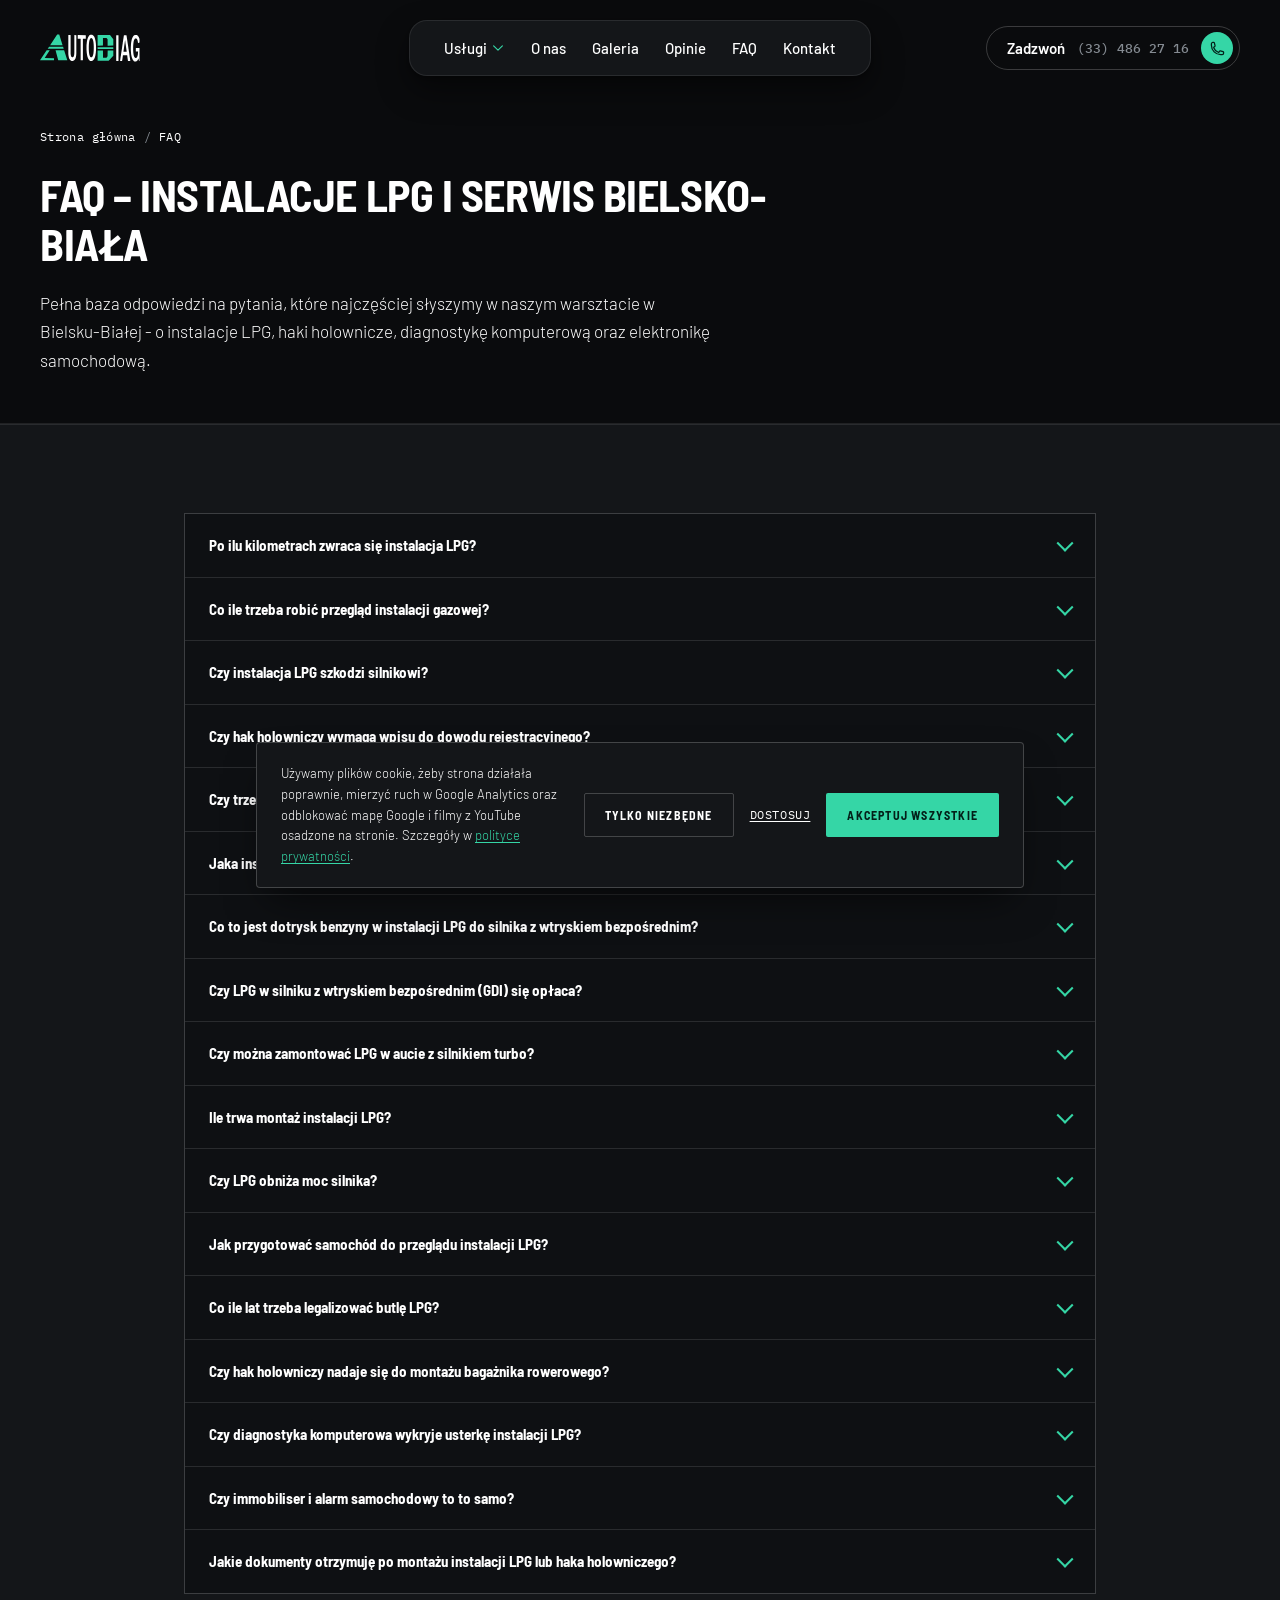
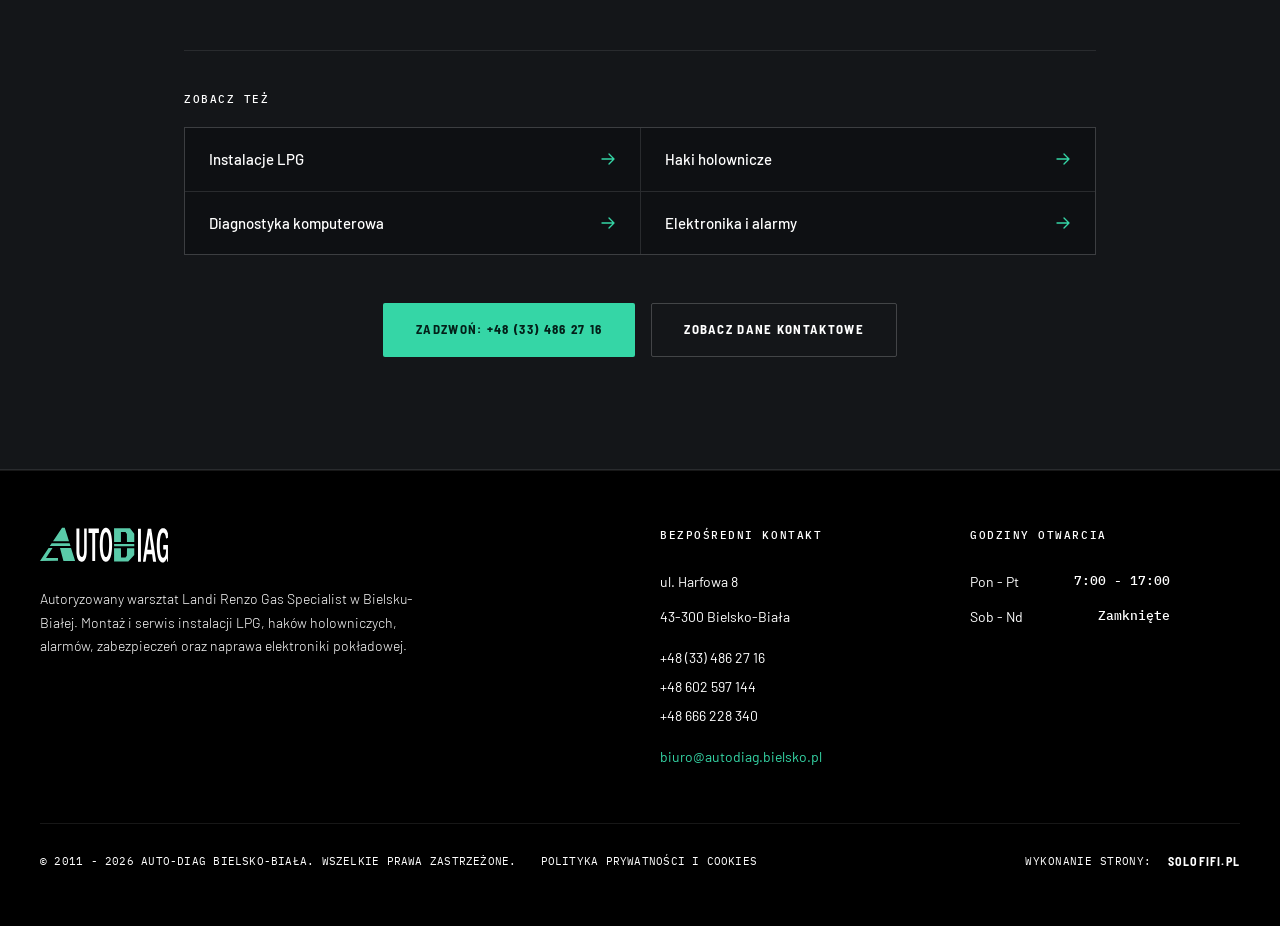
<file: faq.html>
<!DOCTYPE html>
<html lang="pl">
<head>
<script src="js/ga-init.js?v=50d5a978"></script>
<meta charset="UTF-8">
<meta name="viewport" content="width=device-width, initial-scale=1.0">
<title>FAQ - Instalacje LPG i Serwis Bielsko-Biała | Auto Diag</title>
<meta name="description" content="Najczęstsze pytania o instalacje LPG, haki holownicze, diagnostykę i elektronikę samochodową w Bielsku-Białej. Odpowiedzi ekspertów Auto Diag. Zadzwoń!">
<link rel="canonical" href="https://lpg.bielsko.pl/faq">

<meta property="og:type" content="website">
<meta property="og:site_name" content="Auto Diag Bielsko-Biała">
<meta property="og:title" content="FAQ - Instalacje LPG i Serwis Bielsko-Biała | Auto Diag">
<meta property="og:description" content="Najczęstsze pytania o instalacje LPG, haki holownicze, diagnostykę i elektronikę samochodową w Bielsku-Białej. Odpowiedzi ekspertów Auto Diag. Zadzwoń!">
<meta property="og:url" content="https://lpg.bielsko.pl/faq">
<meta property="og:image" content="https://lpg.bielsko.pl/images/og/lpg-16x9.jpg">
<meta property="og:image:width" content="1200">
<meta property="og:image:height" content="630">
<meta property="og:image:alt" content="Instalacja LPG zamontowana w Toyocie V8 – warsztat Auto Diag Bielsko-Biała">
<meta property="og:locale" content="pl_PL">

<meta name="twitter:card" content="summary_large_image">
<meta name="twitter:title" content="FAQ - Instalacje LPG i Serwis Bielsko-Biała | Auto Diag">
<meta name="twitter:description" content="Najczęstsze pytania o instalacje LPG, haki holownicze, diagnostykę i elektronikę samochodową w Bielsku-Białej. Odpowiedzi ekspertów Auto Diag. Zadzwoń!">
<meta name="twitter:image" content="https://lpg.bielsko.pl/images/og/lpg-16x9.jpg">

<link rel="icon" href="icons/favicon.ico" sizes="any">
<link rel="icon" href="icons/favicon-16x16.png" sizes="16x16" type="image/png">
<link rel="icon" href="icons/favicon-32x32.png" sizes="32x32" type="image/png">
<link rel="apple-touch-icon" href="icons/apple-touch-icon.png" sizes="180x180">
<link rel="manifest" href="icons/site.webmanifest">

<link rel="stylesheet" href="css/fonts.css?v=e96d44db">
<link rel="stylesheet" href="css/style.css?v=928affa5">

<script type="application/ld+json">
{
  "@context": "https://schema.org",
  "@type": "BreadcrumbList",
  "itemListElement": [
    { "@type": "ListItem", "position": 1, "name": "Strona główna", "item": "https://lpg.bielsko.pl/" },
    { "@type": "ListItem", "position": 2, "name": "FAQ", "item": "https://lpg.bielsko.pl/faq" }
  ]
}
</script>
<script type="application/ld+json">
{
  "@context": "https://schema.org",
  "@type": "FAQPage",
  "mainEntity": [
    {
      "@type": "Question",
      "name": "Po ilu kilometrach zwraca się instalacja LPG?",
      "acceptedAnswer": {
        "@type": "Answer",
        "text": "Zwrot kosztów montażu LPG zależy głównie od różnicy cen benzyny i gazu oraz od rocznego przebiegu samochodu - im więcej jeździsz, tym szybciej instalacja się zwraca. Orientacyjny czas zwrotu możesz obliczyć w naszym <a href=\"https://lpg.bielsko.pl/instalacje-lpg#kalkulator\">kalkulatorze opłacalności LPG</a>. U nas dodatkowo doradzimy dobór instalacji dopasowany do modelu Twojego auta i sposobu jego eksploatacji."
      }
    },
    {
      "@type": "Question",
      "name": "Co ile trzeba robić przegląd instalacji gazowej?",
      "acceptedAnswer": {
        "@type": "Answer",
        "text": "Przegląd instalacji LPG zalecamy wykonywać co około 10 000 km lub raz w roku, w zależności co nastąpi wcześniej. Regularna kontrola filtrów, przewodów i szczelności układu pozwala uniknąć awarii oraz utrzymać niskie spalanie gazu. Podczas przeglądu w naszym warsztacie sprawdzamy też mapę zapłonu i parametry pracy reduktora, żeby instalacja działała bezpiecznie i ekonomicznie przez cały rok."
      }
    },
    {
      "@type": "Question",
      "name": "Czy instalacja LPG szkodzi silnikowi?",
      "acceptedAnswer": {
        "@type": "Answer",
        "text": "Prawidłowo zamontowana i wyregulowana instalacja LPG nie szkodzi silnikowi - gaz spala się czyściej niż benzyna, co często wydłuża żywotność oleju i niektórych podzespołów. Problemy pojawiają się głównie przy tanich, źle dobranych zestawach lub braku regularnych przeglądów. U nas komponenty dobieramy indywidualnie do silnika i po montażu ustawiamy dokładną mapę zapłonu, dzięki czemu auto pracuje na gazie równie łagodnie jak na benzynie."
      }
    },
    {
      "@type": "Question",
      "name": "Czy hak holowniczy wymaga wpisu do dowodu rejestracyjnego?",
      "acceptedAnswer": {
        "@type": "Answer",
        "text": "Tak - hak holowniczy musi być zarejestrowany, czyli wpisany do dowodu rejestracyjnego. Warunkiem jest homologacja oznaczona symbolem E (w Polsce E20) oraz tabliczka znamionowa z dopuszczalnymi obciążeniami. Od 10 czerwca 2026 r. przepisy uproszczono: jeśli homologacja samego pojazdu potwierdza już jego przystosowanie do ciągnięcia przyczepy, dodatkowe badanie techniczne na stacji kontroli pojazdów nie jest wymagane - wystarczy dokument potwierdzający zgodność montażu, a odpowiednia adnotacja trafia do dowodu rejestracyjnego. U nas montujemy wyłącznie haki z ważną homologacją i wydajemy komplet dokumentów potrzebnych do dopełnienia tej formalności."
      }
    },
    {
      "@type": "Question",
      "name": "Czy trzeba się umawiać na wizytę?",
      "acceptedAnswer": {
        "@type": "Answer",
        "text": "Zalecamy wcześniejszy kontakt telefoniczny, szczególnie przy montażu instalacji LPG, haka czy bardziej czasochłonnych naprawach elektroniki - dzięki temu zarezerwujemy odpowiedni termin i przygotujemy potrzebne części. Przy drobnych sprawach, takich jak szybka diagnostyka czy porada, staramy się przyjąć klientów również bez wcześniejszego umówienia, w miarę bieżącej dostępności warsztatu."
      }
    },
    {
      "@type": "Question",
      "name": "Jaka instalacja LPG jest odpowiednia do silnika z wtryskiem bezpośrednim?",
      "acceptedAnswer": {
        "@type": "Answer",
        "text": "Do silników z wtryskiem bezpośrednim (GDI, TSI, FSI) stosujemy instalacje LPG piątej generacji, dobrane tak, by nie wpływały negatywnie na trwałość wtryskiwaczy benzyny. Konkretne rozwiązanie dobieramy indywidualnie podczas konsultacji, sprawdzając specyfikację danego silnika. Więcej informacji o takich instalacjach znajdziesz w sekcji <a href=\"https://lpg.bielsko.pl/instalacje-lpg#wtrysk-bezposredni\">LPG do silników z wtryskiem bezpośrednim</a>."
      }
    },
    {
      "@type": "Question",
      "name": "Co to jest dotrysk benzyny w instalacji LPG do silnika z wtryskiem bezpośrednim?",
      "acceptedAnswer": {
        "@type": "Answer",
        "text": "W silnikach z wtryskiem bezpośrednim (GDI, TSI, FSI) wtryskiwacze są chłodzone i smarowane benzyną, dlatego instalacja LPG utrzymuje niewielki dotrysk benzyny - typowo około 10-15% mieszanki - nawet przy jeździe na gazie. Więcej informacji znajdziesz w sekcji <a href=\"https://lpg.bielsko.pl/instalacje-lpg#wtrysk-bezposredni\">LPG do silników z wtryskiem bezpośrednim</a>."
      }
    },
    {
      "@type": "Question",
      "name": "Czy LPG w silniku z wtryskiem bezpośrednim (GDI) się opłaca?",
      "acceptedAnswer": {
        "@type": "Answer",
        "text": "Tak, choć opłacalność jest niższa niż w silnikach z wtryskiem pośrednim, ponieważ część mieszanki nadal stanowi benzyna potrzebna do chłodzenia wtryskiwaczy. Orientacyjne wyliczenia z uwzględnieniem dotrysku znajdziesz w <a href=\"https://lpg.bielsko.pl/instalacje-lpg#kalkulator\">kalkulatorze opłacalności LPG</a>, który ma dedykowany przełącznik dla silników GDI/TSI/FSI - więcej wyjaśniamy w sekcji <a href=\"https://lpg.bielsko.pl/instalacje-lpg#wtrysk-bezposredni\">LPG do silników z wtryskiem bezpośrednim</a>."
      }
    },
    {
      "@type": "Question",
      "name": "Czy można zamontować LPG w aucie z silnikiem turbo?",
      "acceptedAnswer": {
        "@type": "Answer",
        "text": "Tak, silniki turbodoładowane od lat są z powodzeniem zasilane gazem LPG. Kluczowy jest prawidłowy dobór reduktora i wtryskiwaczy o odpowiedniej wydajności oraz precyzyjne ustawienie mapy zapłonu uwzględniającej ciśnienie doładowania - takie instalacje montujemy regularnie."
      }
    },
    {
      "@type": "Question",
      "name": "Ile trwa montaż instalacji LPG?",
      "acceptedAnswer": {
        "@type": "Answer",
        "text": "Standardowy montaż instalacji LPG zajmuje zwykle jeden dzień roboczy, w zależności od modelu samochodu i wybranego systemu. Po umówieniu terminu podajemy dokładny czas realizacji, aby można było zaplanować odbiór auta."
      }
    },
    {
      "@type": "Question",
      "name": "Czy LPG obniża moc silnika?",
      "acceptedAnswer": {
        "@type": "Answer",
        "text": "Prawidłowo dobrana i wyregulowana instalacja LPG powoduje minimalny, praktycznie niezauważalny spadek mocy wynikający z niższej wartości opałowej gazu względem benzyny. Po dokładnym ustawieniu mapy zapłonu różnica w codziennej jeździe jest ledwo wyczuwalna."
      }
    },
    {
      "@type": "Question",
      "name": "Jak przygotować samochód do przeglądu instalacji LPG?",
      "acceptedAnswer": {
        "@type": "Answer",
        "text": "Przed przeglądem wystarczy przyjechać z zatankowanym gazem, aby sprawdzić pracę układu pod obciążeniem. Warto też wspomnieć o niepokojących objawach zauważonych od ostatniej wizyty, takich jak trudniejszy rozruch na gazie czy spadki mocy - dzięki temu szybciej zlokalizujemy ewentualny problem."
      }
    },
    {
      "@type": "Question",
      "name": "Co ile lat trzeba legalizować butlę LPG?",
      "acceptedAnswer": {
        "@type": "Answer",
        "text": "Zbiorniki LPG podlegają okresowej legalizacji - zwykle co 10 lat od daty produkcji wybitej na tabliczce znamionowej zbiornika. Podczas przeglądu sprawdzamy datę ważności legalizacji i informujemy klienta z wyprzedzeniem, gdy zbliża się termin wymiany."
      }
    },
    {
      "@type": "Question",
      "name": "Czy hak holowniczy nadaje się do montażu bagażnika rowerowego?",
      "acceptedAnswer": {
        "@type": "Answer",
        "text": "Tak, hak holowniczy z kulą to najpopularniejszy sposób mocowania bagażników rowerowych. Przy montażu haka informujemy, jakie obciążenie pionowe można bezpiecznie przenosić, co jest istotne przy wyborze bagażnika na kilka rowerów."
      }
    },
    {
      "@type": "Question",
      "name": "Czy diagnostyka komputerowa wykryje usterkę instalacji LPG?",
      "acceptedAnswer": {
        "@type": "Answer",
        "text": "Tak, w ramach diagnostyki komputerowej sprawdzamy również sterownik instalacji gazowej - odczytujemy kody błędów związane z pracą reduktora, wtryskiwaczy gazowych i czujników poziomu gazu, co pozwala szybko ustalić przyczynę usterki."
      }
    },
    {
      "@type": "Question",
      "name": "Czy immobiliser i alarm samochodowy to to samo?",
      "acceptedAnswer": {
        "@type": "Answer",
        "text": "Nie - immobiliser to zabezpieczenie blokujące uruchomienie silnika bez odpowiedniego identyfikatora, a alarm to system sygnalizujący próbę włamania czujnikami ruchu i wstrząsu wraz z syreną. Oba systemy dobrze się uzupełniają i często montujemy je razem."
      }
    },
    {
      "@type": "Question",
      "name": "Jakie dokumenty otrzymuję po montażu instalacji LPG lub haka holowniczego?",
      "acceptedAnswer": {
        "@type": "Answer",
        "text": "Po montażu instalacji LPG klient otrzymuje świadectwo homologacji oraz dokumentację montażową. Po montażu haka holowniczego wydajemy kartę haka i potwierdzenie montażu zgodnego z homologacją - te dokumenty warto zawsze mieć w samochodzie."
      }
    }
  ]
}
</script>
</head>
<body>

<nav class="site-header" id="siteHeader">
  <div class="site-header__inner">
    <a href="/" class="site-header__logo" id="logoLink">
      <svg class="brand-logo" viewBox="0 0 260 73.14" width="256" height="72" role="img" aria-label="Auto Diag Bielsko-Biała – logo"><path class="brand-logo__green" fill-rule="evenodd" d="M50.23 1.45 44.78 1.59 26.43 29.19 58.93 29.12ZM20.15 38.23 20.29 38.5 61.83 38.43 60.38 33.54 59.96 33.19 23.67 33.19ZM36.57 63.07 12.21 62.86 25.46 42.71 17.39 42.57 0 68.86 36.57 68.8ZM63 42.51 40.57 42.64 47.61 68.86 71.35 68.86ZM150.42 2.55 150.49 30.43 164.43 30.36 164.43 10.63 164.92 10.28 173.75 10.35 176.51 14.01 176.65 30.43 191.48 30.36 191.48 13.8 182.86 2.48ZM150.42 34.5 150.63 39.19 191.55 38.99 191.41 34.36ZM150.42 43.2 150.49 69.9 179.34 69.9 191.48 56.79 191.48 43.13 176.78 43.06 176.44 58.31 173.68 62.03 164.64 62.03 164.43 43.13Z" /><path class="brand-logo__white" fill-rule="evenodd" d="M74.32 2.9 73.97 3.17 73.97 51.27 74.25 55.27 74.52 56.44 74.52 57.13 75.35 61.2 76.18 63.69 77.08 65.62 78.73 67.97 80.18 69.21 82.46 70.31 84.11 70.59 85.36 70.52 87.08 70.04 89.15 68.86 90.6 67.35 91.5 66.1 92.39 64.38 93.64 60.79 94.53 56.1 94.88 51.2 94.88 3.17 94.67 2.97 90.12 2.9 89.7 3.17 89.7 47.4 89.43 53.13 88.87 56.03 88.32 57.75 87.77 58.79 87.08 59.76 86.39 60.38 85.7 60.72 84.6 60.86 83.7 60.65 82.8 60.1 81.91 59.13 81.35 58.17 80.53 55.68 79.97 51.41 79.97 3.45 79.9 3.11 79.56 2.9ZM99.02 2.9 98.6 3.11 98.54 3.52 98.6 12.21 98.95 12.35 105.92 12.35 106.19 12.77 106.19 68.59 106.47 68.86 111.78 68.86 112.06 68.52 112.06 12.97 112.13 12.63 112.68 12.28 119.3 12.35 119.65 12.14 119.65 3.17 119.44 2.97ZM132.83 1.66 131.79 1.93 130.21 2.69 129.03 3.59 127.79 4.9 125.93 7.87 123.93 13.18 122.82 17.87 122.82 18.49 122.27 21.18 122 24.56 121.72 26.08 121.44 30.57 121.44 40.85 122.06 49.27 122.82 54.44 123.65 58.17 125.17 62.72 126.76 65.97 128.76 68.52 130.41 69.69 131.59 70.24 133.17 70.59 134.42 70.59 135.8 70.31 136.69 69.97 138 69.21 139.18 68.24 140.63 66.45 141.45 65.14 142.35 63.34 143.46 60.45 144.84 55.34 145.87 48.09 146.35 40.99 146.42 33.47 145.94 24.7 145.11 18.29 143.66 12.28 142.35 8.69 141.39 6.76 139.66 4.35 138.28 3.11 136.07 1.93 134.97 1.66ZM133.73 10.7 134.97 10.9 135.73 11.32 136.62 12.14 137.94 14.56 138.56 16.42 139.11 18.56 139.66 21.87 140.21 27.6 140.42 33.6 140.42 38.85 140.21 43.82 139.66 49.96 139.11 53.06 138.21 56.31 137.11 58.79 136.56 59.62 135.87 60.31 135.24 60.72 134.42 61 133.38 61 132.76 60.79 131.59 59.96 130.62 58.58 129.38 55.55 128.83 53.55 128.27 50.23 127.72 45.2 127.45 39.61 127.45 32.78 127.72 26.63 128.27 21.67 128.83 18.29 129.65 15.32 131.04 12.56 132.28 11.25ZM199.42 3.59 199.14 3.73 199.07 4 199.07 70.18 199.35 70.38 204.8 70.38 205.01 70.24 205.01 3.8 204.73 3.59ZM219.36 3.59 219.15 3.73 218.94 4.35 218.6 7.25 218.32 8.28 218.32 9.04 217.22 15.73 216.94 18.56 216.11 23.18 216.05 24.43 215.01 30.57 214.18 37.05 211.77 52.3 211.42 55.55 210.59 60.31 209.21 70.18 209.42 70.38 213.84 70.45 214.53 70.18 215.22 66.04 216.6 55.75 216.8 55.48 227.43 55.41 227.71 55.62 227.98 56.93 228.33 60.51 229.71 70.18 230.33 70.45 235.78 70.38 235.92 69.83 235.64 68.59 235.09 64.03 234.26 59.41 232.88 49.06 232.05 44.51 231.78 41.88 230.95 37.26 230.67 34.43 229.02 24.36 227.36 12.28 227.09 11.32 225.98 3.86 225.64 3.59ZM222.32 16.84 222.53 17.25 223.29 24.29 224.39 31.26 224.39 32.09 226.4 45.82 226.19 46.09 218.46 46.16 218.05 45.96 217.98 45.54 219.08 38.64 219.36 35.95 219.63 34.85 219.91 31.74 221.29 22.84 222.05 17.11ZM250.55 2.42 248.82 2.48 247.72 2.76 245.23 4.21 243.99 5.45 242.68 7.18 241.02 10.56 239.64 14.56 238.2 21.87 237.64 26.15 237.16 35.05 237.16 41.06 237.71 49.68 238.26 54.03 239.64 60.72 241.16 64.93 242.34 67.35 243.3 68.8 245.44 70.87 246.89 71.62 248.06 71.97 250.48 71.9 252 71.42 252.96 70.8 254.41 69.35 255.24 68.24 256.27 66.24 256.89 64.52 257.1 64.31 257.31 64.31 257.52 64.65 257.65 66.1 258.48 70.18 258.96 70.52 259.93 70.45 259.93 36.78 250.55 36.78 250.34 36.99 250.27 43.26 250.41 45.61 255.93 45.68 256.2 45.96 255.65 53.41 255.03 56.37 254.48 58.1 253.65 59.89 252.89 61.07 251.79 62.1 250.62 62.58 249.37 62.58 248.27 62.1 247.03 60.86 246.13 59.34 245.3 57.27 244.75 55.34 244.2 52.17 243.65 47.54 243.37 43.13 243.3 34.98 243.44 30.22 243.92 24.5 244.75 19.25 245.58 16.42 246.48 14.42 247.51 12.83 248.27 12.08 248.89 11.73 249.65 11.52 250.55 11.52 251.72 11.87 252.27 12.28 253.03 13.18 254.48 15.94 255.31 18.63 255.93 22.91 256.14 23.46 256.76 23.39 259.93 22.01 259.93 12.49 259.65 12.21 258.27 8.42 256.96 6.28 256 5.11 254.82 4 252.62 2.76Z" /></svg>
    </a>

    <div class="site-header__nav">
      <div class="site-header__dropdown">
        <a href="/#uslugi" class="site-header__link site-header__dropdown-toggle" aria-haspopup="true" aria-expanded="false">
          Usługi
          <svg class="site-header__dropdown-icon" viewBox="0 0 24 24" fill="none" stroke="currentColor" stroke-width="2"><path stroke-linecap="round" stroke-linejoin="round" d="m19.5 8.25-7.5 7.5-7.5-7.5"/></svg>
        </a>
        <div class="site-header__dropdown-menu">
          <a href="/instalacje-lpg" class="site-header__dropdown-link">
            <span class="site-header__dropdown-tile"><svg viewBox="0 0 24 24" fill="none" stroke="currentColor" stroke-width="1.5" stroke-linecap="round" stroke-linejoin="round" aria-hidden="true"><path d="M4 20V5a2 2 0 0 1 2-2h6a2 2 0 0 1 2 2v15M3 20h12M4 9h10M14 8h2a2 2 0 0 1 2 2v6a1.5 1.5 0 0 0 3 0V8l-3-3"/></svg></span>
            <span class="site-header__dropdown-text"><span class="site-header__dropdown-title">Instalacje LPG</span><span class="site-header__dropdown-desc">Montaż i serwis instalacji gazowych</span></span>
          </a>
          <a href="/haki-holownicze" class="site-header__dropdown-link">
            <span class="site-header__dropdown-tile"><svg viewBox="0 0 24 24" fill="none" stroke="currentColor" stroke-width="1.5" stroke-linecap="round" stroke-linejoin="round" aria-hidden="true"><circle cx="17" cy="6" r="3"/><path d="M17 9v4a3 3 0 0 1-3 3H3M8 16v4M5 20h6"/></svg></span>
            <span class="site-header__dropdown-text"><span class="site-header__dropdown-title">Haki holownicze</span><span class="site-header__dropdown-desc">Stałe i wypinane, z homologacją E20</span></span>
          </a>
          <a href="/diagnostyka-komputerowa" class="site-header__dropdown-link">
            <span class="site-header__dropdown-tile"><svg viewBox="0 0 24 24" fill="none" stroke="currentColor" stroke-width="1.5" stroke-linecap="round" stroke-linejoin="round" aria-hidden="true"><rect x="3" y="4" width="18" height="13" rx="2"/><path d="M7 11h2l1.5-3 3 6 1.5-3h2M9 21h6M12 17v4"/></svg></span>
            <span class="site-header__dropdown-text"><span class="site-header__dropdown-title">Diagnostyka</span><span class="site-header__dropdown-desc">Odczyt błędów i analiza parametrów</span></span>
          </a>
          <a href="/elektronika-alarmy" class="site-header__dropdown-link">
            <span class="site-header__dropdown-tile"><svg viewBox="0 0 24 24" fill="none" stroke="currentColor" stroke-width="1.5" stroke-linecap="round" stroke-linejoin="round" aria-hidden="true"><path d="M12 3l7 3v5c0 4.5-3 8.3-7 10-4-1.7-7-5.5-7-10V6l7-3z"/><path d="M12.5 7.5 10 12h4l-2.5 4.5"/></svg></span>
            <span class="site-header__dropdown-text"><span class="site-header__dropdown-title">Elektronika i alarmy</span><span class="site-header__dropdown-desc">Alarmy, zabezpieczenia, elektronika</span></span>
          </a>
        </div>
      </div>
      <a href="/#o-nas" class="site-header__link">O nas</a>
      <a href="/galeria" class="site-header__link">Galeria</a>
      <a href="/#opinie" class="site-header__link">Opinie</a>
      <a href="/faq" class="site-header__link">FAQ</a>
      <a href="/#kontakt" class="site-header__link">Kontakt</a>
    </div>

    <a href="tel:+48334862716" class="site-header__cta">Zadzwoń<span class="site-header__cta-number">(33) 486 27 16</span><span class="site-header__cta-icon"><svg viewBox="0 0 24 24" fill="none" stroke="currentColor" stroke-width="2" aria-hidden="true"><path stroke-linecap="round" stroke-linejoin="round" d="M2.25 6.75c0 8.284 6.716 15 15 15h2.25a2.25 2.25 0 002.25-2.25v-1.372c0-.516-.351-.966-.852-1.091l-4.423-1.106c-.44-.11-.902.055-1.173.417l-.97 1.293c-.282.376-.769.542-1.21.38a12.035 12.035 0 01-7.143-7.143c-.162-.441.004-.928.38-1.21l1.293-.97c.363-.271.527-.734.417-1.173L6.963 3.102a1.125 1.125 0 00-1.091-.852H4.5A2.25 2.25 0 002.25 4.5v2.25z"/></svg></span></a>

    <div class="site-header__actions">
      <a href="tel:+48334862716" class="site-header__call" aria-label="Zadzwoń: +48 (33) 486 27 16"><svg viewBox="0 0 24 24" fill="none" stroke="currentColor" stroke-width="1.5" aria-hidden="true"><path stroke-linecap="round" stroke-linejoin="round" d="M2.25 6.75c0 8.284 6.716 15 15 15h2.25a2.25 2.25 0 002.25-2.25v-1.372c0-.516-.351-.966-.852-1.091l-4.423-1.106c-.44-.11-.902.055-1.173.417l-.97 1.293c-.282.376-.769.542-1.21.38a12.035 12.035 0 01-7.143-7.143c-.162-.441.004-.928.38-1.21l1.293-.97c.363-.271.527-.734.417-1.173L6.963 3.102a1.125 1.125 0 00-1.091-.852H4.5A2.25 2.25 0 002.25 4.5v2.25z"/></svg></a>
      <button class="site-header__burger" id="burgerBtn" aria-label="Menu" aria-expanded="false" aria-controls="mobileMenu">
        <span class="site-header__burger-line"></span>
        <span class="site-header__burger-line"></span>
        <span class="site-header__burger-line"></span>
      </button>
    </div>
  </div>

  <div class="site-header__mobile" id="mobileMenu">
    <div class="site-header__mobile-inner">
      <div class="site-header__mobile-item site-header__mobile-group">
        <button type="button" class="site-header__mobile-link site-header__mobile-toggle" aria-expanded="false" aria-controls="mobileServices">
          Usługi
          <svg class="site-header__mobile-chevron" viewBox="0 0 24 24" fill="none" stroke="currentColor" stroke-width="2" aria-hidden="true"><path stroke-linecap="round" stroke-linejoin="round" d="m19.5 8.25-7.5 7.5-7.5-7.5"/></svg>
        </button>
        <div class="site-header__mobile-sub" id="mobileServices">
          <div class="site-header__mobile-sub-inner">
            <a href="/instalacje-lpg" class="site-header__mobile-sublink"><span class="site-header__dropdown-tile"><svg viewBox="0 0 24 24" fill="none" stroke="currentColor" stroke-width="1.5" stroke-linecap="round" stroke-linejoin="round" aria-hidden="true"><path d="M4 20V5a2 2 0 0 1 2-2h6a2 2 0 0 1 2 2v15M3 20h12M4 9h10M14 8h2a2 2 0 0 1 2 2v6a1.5 1.5 0 0 0 3 0V8l-3-3"/></svg></span>Instalacje LPG</a>
            <a href="/haki-holownicze" class="site-header__mobile-sublink"><span class="site-header__dropdown-tile"><svg viewBox="0 0 24 24" fill="none" stroke="currentColor" stroke-width="1.5" stroke-linecap="round" stroke-linejoin="round" aria-hidden="true"><circle cx="17" cy="6" r="3"/><path d="M17 9v4a3 3 0 0 1-3 3H3M8 16v4M5 20h6"/></svg></span>Haki holownicze</a>
            <a href="/diagnostyka-komputerowa" class="site-header__mobile-sublink"><span class="site-header__dropdown-tile"><svg viewBox="0 0 24 24" fill="none" stroke="currentColor" stroke-width="1.5" stroke-linecap="round" stroke-linejoin="round" aria-hidden="true"><rect x="3" y="4" width="18" height="13" rx="2"/><path d="M7 11h2l1.5-3 3 6 1.5-3h2M9 21h6M12 17v4"/></svg></span>Diagnostyka</a>
            <a href="/elektronika-alarmy" class="site-header__mobile-sublink"><span class="site-header__dropdown-tile"><svg viewBox="0 0 24 24" fill="none" stroke="currentColor" stroke-width="1.5" stroke-linecap="round" stroke-linejoin="round" aria-hidden="true"><path d="M12 3l7 3v5c0 4.5-3 8.3-7 10-4-1.7-7-5.5-7-10V6l7-3z"/><path d="M12.5 7.5 10 12h4l-2.5 4.5"/></svg></span>Elektronika i alarmy</a>
          </div>
        </div>
      </div>
      <a href="/#o-nas" class="site-header__mobile-item site-header__mobile-link">O nas</a>
      <a href="/galeria" class="site-header__mobile-item site-header__mobile-link">Galeria</a>
      <a href="/#opinie" class="site-header__mobile-item site-header__mobile-link">Opinie</a>
      <a href="/faq" class="site-header__mobile-item site-header__mobile-link">FAQ</a>
      <a href="/#kontakt" class="site-header__mobile-item site-header__mobile-link">Kontakt</a>

      <div class="site-header__mobile-calls">
        <p class="site-header__mobile-calls-label">Zadzwoń do nas</p>
        <a href="tel:+48334862716" class="site-header__mobile-call site-header__mobile-call--primary"><svg viewBox="0 0 24 24" fill="none" stroke="currentColor" stroke-width="2"><path stroke-linecap="round" stroke-linejoin="round" d="M2.25 6.75c0 8.284 6.716 15 15 15h2.25a2.25 2.25 0 002.25-2.25v-1.372c0-.516-.351-.966-.852-1.091l-4.423-1.106c-.44-.11-.902.055-1.173.417l-.97 1.293c-.282.376-.769.542-1.21.38a12.035 12.035 0 01-7.143-7.143c-.162-.441.004-.928.38-1.21l1.293-.97c.363-.271.527-.734.417-1.173L6.963 3.102a1.125 1.125 0 00-1.091-.852H4.5A2.25 2.25 0 002.25 4.5v2.25z"/></svg> +48 (33) 486 27 16</a>
        <a href="tel:+48602597144" class="site-header__mobile-call"><svg viewBox="0 0 24 24" fill="none" stroke="currentColor" stroke-width="2"><path stroke-linecap="round" stroke-linejoin="round" d="M2.25 6.75c0 8.284 6.716 15 15 15h2.25a2.25 2.25 0 002.25-2.25v-1.372c0-.516-.351-.966-.852-1.091l-4.423-1.106c-.44-.11-.902.055-1.173.417l-.97 1.293c-.282.376-.769.542-1.21.38a12.035 12.035 0 01-7.143-7.143c-.162-.441.004-.928.38-1.21l1.293-.97c.363-.271.527-.734.417-1.173L6.963 3.102a1.125 1.125 0 00-1.091-.852H4.5A2.25 2.25 0 002.25 4.5v2.25z"/></svg> +48 602 597 144</a>
        <a href="tel:+48666228340" class="site-header__mobile-call"><svg viewBox="0 0 24 24" fill="none" stroke="currentColor" stroke-width="2"><path stroke-linecap="round" stroke-linejoin="round" d="M2.25 6.75c0 8.284 6.716 15 15 15h2.25a2.25 2.25 0 002.25-2.25v-1.372c0-.516-.351-.966-.852-1.091l-4.423-1.106c-.44-.11-.902.055-1.173.417l-.97 1.293c-.282.376-.769.542-1.21.38a12.035 12.035 0 01-7.143-7.143c-.162-.441.004-.928.38-1.21l1.293-.97c.363-.271.527-.734.417-1.173L6.963 3.102a1.125 1.125 0 00-1.091-.852H4.5A2.25 2.25 0 002.25 4.5v2.25z"/></svg> +48 666 228 340</a>
      </div>
    </div>
  </div>
</nav>

<main id="top">

<section class="page-hero">
  <div class="container">
    <nav class="breadcrumbs" aria-label="Okruszki nawigacyjne">
      <a href="/">Strona główna</a>
      <span class="breadcrumbs__sep">/</span>
      <span class="breadcrumbs__current">FAQ</span>
    </nav>
    <h1 class="page-hero__title">FAQ – Instalacje LPG i Serwis Bielsko-Biała</h1>
    <p class="page-hero__lead">
      Pełna baza odpowiedzi na pytania, które najczęściej słyszymy w naszym warsztacie w Bielsku-Białej - o instalacje LPG, haki holownicze, diagnostykę komputerową oraz elektronikę samochodową.
    </p>
  </div>
</section>

<section class="faq">
  <div class="container container--narrow">
    <div class="faq__list">
      <details class="faq__item">
        <summary class="faq__question">Po ilu kilometrach zwraca się instalacja LPG?</summary>
        <div class="faq__answer"><p>Zwrot kosztów montażu autogazu zależy głównie od różnicy cen benzyny i gazu oraz od rocznego przebiegu samochodu - im więcej jeździsz, tym szybciej instalacja się zwraca. Orientacyjny czas zwrotu możesz obliczyć w naszym <a href="/instalacje-lpg#kalkulator">kalkulatorze opłacalności LPG</a>. U nas dodatkowo doradzimy dobór instalacji dopasowany do modelu Twojego auta i sposobu jego eksploatacji.</p></div>
      </details>

      <details class="faq__item">
        <summary class="faq__question">Co ile trzeba robić przegląd instalacji gazowej?</summary>
        <div class="faq__answer"><p>Przegląd instalacji LPG zalecamy wykonywać co około 10 000 km lub raz w roku, w zależności co nastąpi wcześniej. Regularna kontrola filtrów, przewodów i szczelności układu pozwala uniknąć awarii oraz utrzymać niskie spalanie gazu. Podczas przeglądu w naszym warsztacie sprawdzamy też mapę zapłonu i parametry pracy reduktora, żeby instalacja działała bezpiecznie i ekonomicznie przez cały rok.</p></div>
      </details>

      <details class="faq__item">
        <summary class="faq__question">Czy instalacja LPG szkodzi silnikowi?</summary>
        <div class="faq__answer"><p>Prawidłowo zamontowana i wyregulowana instalacja LPG nie szkodzi silnikowi - gaz spala się czyściej niż benzyna, co często wydłuża żywotność oleju i niektórych podzespołów. Problemy pojawiają się głównie przy tanich, źle dobranych zestawach lub braku regularnych przeglądów. U nas komponenty dobieramy indywidualnie do silnika i po montażu ustawiamy dokładną mapę zapłonu, dzięki czemu auto pracuje na gazie równie łagodnie jak na benzynie.</p></div>
      </details>

      <details class="faq__item">
        <summary class="faq__question">Czy hak holowniczy wymaga wpisu do dowodu rejestracyjnego?</summary>
        <div class="faq__answer"><p>Tak - hak holowniczy musi być zarejestrowany, czyli wpisany do dowodu rejestracyjnego. Warunkiem jest homologacja oznaczona symbolem E (w Polsce E20) oraz tabliczka znamionowa z dopuszczalnymi obciążeniami. Od 10 czerwca 2026 r. przepisy uproszczono: jeśli homologacja samego pojazdu potwierdza już jego przystosowanie do ciągnięcia przyczepy, dodatkowe badanie techniczne na stacji kontroli pojazdów nie jest wymagane - wystarczy dokument potwierdzający zgodność montażu, a odpowiednia adnotacja trafia do dowodu rejestracyjnego. U nas montujemy wyłącznie haki z ważną homologacją i wydajemy komplet dokumentów potrzebnych do dopełnienia tej formalności.</p></div>
      </details>

      <details class="faq__item">
        <summary class="faq__question">Czy trzeba się umawiać na wizytę?</summary>
        <div class="faq__answer"><p>Zalecamy wcześniejszy kontakt telefoniczny, szczególnie przy montażu instalacji LPG, haka czy bardziej czasochłonnych naprawach elektroniki - dzięki temu zarezerwujemy odpowiedni termin i przygotujemy potrzebne części. Przy drobnych sprawach, takich jak szybka diagnostyka czy porada, staramy się przyjąć klientów również bez wcześniejszego umówienia, w miarę bieżącej dostępności warsztatu.</p></div>
      </details>

      <details class="faq__item">
        <summary class="faq__question">Jaka instalacja LPG jest odpowiednia do silnika z wtryskiem bezpośrednim?</summary>
        <div class="faq__answer"><p>Do silników z wtryskiem bezpośrednim (GDI, TSI, FSI) stosujemy instalacje LPG piątej generacji, dobrane tak, by nie wpływały negatywnie na trwałość wtryskiwaczy benzyny. Konkretne rozwiązanie dobieramy indywidualnie podczas konsultacji, sprawdzając specyfikację danego silnika. Więcej informacji o takich instalacjach znajdziesz w sekcji <a href="/instalacje-lpg#wtrysk-bezposredni">LPG do silników z wtryskiem bezpośrednim</a>.</p></div>
      </details>

      <details class="faq__item">
        <summary class="faq__question">Co to jest dotrysk benzyny w instalacji LPG do silnika z wtryskiem bezpośrednim?</summary>
        <div class="faq__answer"><p>W silnikach z wtryskiem bezpośrednim (GDI, TSI, FSI) wtryskiwacze są chłodzone i smarowane benzyną, dlatego instalacja LPG utrzymuje niewielki dotrysk benzyny - typowo około 10-15% mieszanki - nawet przy jeździe na gazie. Więcej informacji znajdziesz w sekcji <a href="/instalacje-lpg#wtrysk-bezposredni">LPG do silników z wtryskiem bezpośrednim</a>.</p></div>
      </details>

      <details class="faq__item">
        <summary class="faq__question">Czy LPG w silniku z wtryskiem bezpośrednim (GDI) się opłaca?</summary>
        <div class="faq__answer"><p>Tak, choć opłacalność jest niższa niż w silnikach z wtryskiem pośrednim, ponieważ część mieszanki nadal stanowi benzyna potrzebna do chłodzenia wtryskiwaczy. Orientacyjne wyliczenia z uwzględnieniem dotrysku znajdziesz w <a href="/instalacje-lpg#kalkulator">kalkulatorze opłacalności LPG</a>, który ma dedykowany przełącznik dla silników GDI/TSI/FSI - więcej wyjaśniamy w sekcji <a href="/instalacje-lpg#wtrysk-bezposredni">LPG do silników z wtryskiem bezpośrednim</a>.</p></div>
      </details>

      <details class="faq__item">
        <summary class="faq__question">Czy można zamontować LPG w aucie z silnikiem turbo?</summary>
        <div class="faq__answer"><p>Tak, silniki turbodoładowane od lat są z powodzeniem zasilane gazem LPG. Kluczowy jest prawidłowy dobór reduktora i wtryskiwaczy o odpowiedniej wydajności oraz precyzyjne ustawienie mapy zapłonu uwzględniającej ciśnienie doładowania - takie instalacje montujemy regularnie.</p></div>
      </details>

      <details class="faq__item">
        <summary class="faq__question">Ile trwa montaż instalacji LPG?</summary>
        <div class="faq__answer"><p>Standardowy montaż instalacji LPG zajmuje zwykle jeden dzień roboczy, w zależności od modelu samochodu i wybranego systemu. Po umówieniu terminu podajemy dokładny czas realizacji, aby można było zaplanować odbiór auta.</p></div>
      </details>

      <details class="faq__item">
        <summary class="faq__question">Czy LPG obniża moc silnika?</summary>
        <div class="faq__answer"><p>Prawidłowo dobrana i wyregulowana instalacja LPG powoduje minimalny, praktycznie niezauważalny spadek mocy wynikający z niższej wartości opałowej gazu względem benzyny. Po dokładnym ustawieniu mapy zapłonu różnica w codziennej jeździe jest ledwo wyczuwalna.</p></div>
      </details>

      <details class="faq__item">
        <summary class="faq__question">Jak przygotować samochód do przeglądu instalacji LPG?</summary>
        <div class="faq__answer"><p>Przed przeglądem wystarczy przyjechać z zatankowanym gazem, aby sprawdzić pracę układu pod obciążeniem. Warto też wspomnieć o niepokojących objawach zauważonych od ostatniej wizyty, takich jak trudniejszy rozruch na gazie czy spadki mocy - dzięki temu szybciej zlokalizujemy ewentualny problem.</p></div>
      </details>

      <details class="faq__item">
        <summary class="faq__question">Co ile lat trzeba legalizować butlę LPG?</summary>
        <div class="faq__answer"><p>Zbiorniki LPG podlegają okresowej legalizacji - zwykle co 10 lat od daty produkcji wybitej na tabliczce znamionowej zbiornika. Podczas przeglądu sprawdzamy datę ważności legalizacji i informujemy klienta z wyprzedzeniem, gdy zbliża się termin wymiany.</p></div>
      </details>

      <details class="faq__item">
        <summary class="faq__question">Czy hak holowniczy nadaje się do montażu bagażnika rowerowego?</summary>
        <div class="faq__answer"><p>Tak, hak holowniczy z kulą to najpopularniejszy sposób mocowania bagażników rowerowych. Przy montażu haka informujemy, jakie obciążenie pionowe można bezpiecznie przenosić, co jest istotne przy wyborze bagażnika na kilka rowerów.</p></div>
      </details>

      <details class="faq__item">
        <summary class="faq__question">Czy diagnostyka komputerowa wykryje usterkę instalacji LPG?</summary>
        <div class="faq__answer"><p>Tak, w ramach diagnostyki komputerowej sprawdzamy również sterownik instalacji gazowej - odczytujemy kody błędów związane z pracą reduktora, wtryskiwaczy gazowych i czujników poziomu gazu, co pozwala szybko ustalić przyczynę usterki.</p></div>
      </details>

      <details class="faq__item">
        <summary class="faq__question">Czy immobiliser i alarm samochodowy to to samo?</summary>
        <div class="faq__answer"><p>Nie - immobiliser to zabezpieczenie blokujące uruchomienie silnika bez odpowiedniego identyfikatora, a alarm to system sygnalizujący próbę włamania czujnikami ruchu i wstrząsu wraz z syreną. Oba systemy dobrze się uzupełniają i często montujemy je razem.</p></div>
      </details>

      <details class="faq__item">
        <summary class="faq__question">Jakie dokumenty otrzymuję po montażu instalacji LPG lub haka holowniczego?</summary>
        <div class="faq__answer"><p>Po montażu instalacji LPG klient otrzymuje świadectwo homologacji oraz dokumentację montażową. Po montażu haka holowniczego wydajemy kartę haka i potwierdzenie montażu zgodnego z homologacją - te dokumenty warto zawsze mieć w samochodzie.</p></div>
      </details>
    </div>

    <div class="related-links">
      <p class="related-links__title">Zobacz też</p>
      <div class="related-links__grid">
        <a href="/instalacje-lpg" class="related-links__item">Instalacje LPG <svg viewBox="0 0 24 24" fill="none" stroke="currentColor" stroke-width="2"><path stroke-linecap="round" stroke-linejoin="round" d="M13.5 4.5L21 12m0 0l-7.5 7.5M21 12H3"/></svg></a>
        <a href="/haki-holownicze" class="related-links__item">Haki holownicze <svg viewBox="0 0 24 24" fill="none" stroke="currentColor" stroke-width="2"><path stroke-linecap="round" stroke-linejoin="round" d="M13.5 4.5L21 12m0 0l-7.5 7.5M21 12H3"/></svg></a>
        <a href="/diagnostyka-komputerowa" class="related-links__item">Diagnostyka komputerowa <svg viewBox="0 0 24 24" fill="none" stroke="currentColor" stroke-width="2"><path stroke-linecap="round" stroke-linejoin="round" d="M13.5 4.5L21 12m0 0l-7.5 7.5M21 12H3"/></svg></a>
        <a href="/elektronika-alarmy" class="related-links__item">Elektronika i alarmy <svg viewBox="0 0 24 24" fill="none" stroke="currentColor" stroke-width="2"><path stroke-linecap="round" stroke-linejoin="round" d="M13.5 4.5L21 12m0 0l-7.5 7.5M21 12H3"/></svg></a>
      </div>
    </div>

    <div class="not-found__actions" style="margin-top:3rem;">
      <a href="tel:+48334862716" class="btn btn--primary">Zadzwoń: +48 (33) 486 27 16</a>
      <a href="/#kontakt" class="btn btn--outline">Zobacz dane kontaktowe</a>
    </div>
  </div>
</section>

</main>

<footer class="site-footer">
  <div class="container">
    <div class="site-footer__grid">
      <div class="site-footer__brand">
        <svg class="brand-logo" viewBox="0 0 260 73.14" width="256" height="72" role="img" aria-label="Auto Diag Bielsko-Biała – logo"><path class="brand-logo__green" fill-rule="evenodd" d="M50.23 1.45 44.78 1.59 26.43 29.19 58.93 29.12ZM20.15 38.23 20.29 38.5 61.83 38.43 60.38 33.54 59.96 33.19 23.67 33.19ZM36.57 63.07 12.21 62.86 25.46 42.71 17.39 42.57 0 68.86 36.57 68.8ZM63 42.51 40.57 42.64 47.61 68.86 71.35 68.86ZM150.42 2.55 150.49 30.43 164.43 30.36 164.43 10.63 164.92 10.28 173.75 10.35 176.51 14.01 176.65 30.43 191.48 30.36 191.48 13.8 182.86 2.48ZM150.42 34.5 150.63 39.19 191.55 38.99 191.41 34.36ZM150.42 43.2 150.49 69.9 179.34 69.9 191.48 56.79 191.48 43.13 176.78 43.06 176.44 58.31 173.68 62.03 164.64 62.03 164.43 43.13Z" /><path class="brand-logo__white" fill-rule="evenodd" d="M74.32 2.9 73.97 3.17 73.97 51.27 74.25 55.27 74.52 56.44 74.52 57.13 75.35 61.2 76.18 63.69 77.08 65.62 78.73 67.97 80.18 69.21 82.46 70.31 84.11 70.59 85.36 70.52 87.08 70.04 89.15 68.86 90.6 67.35 91.5 66.1 92.39 64.38 93.64 60.79 94.53 56.1 94.88 51.2 94.88 3.17 94.67 2.97 90.12 2.9 89.7 3.17 89.7 47.4 89.43 53.13 88.87 56.03 88.32 57.75 87.77 58.79 87.08 59.76 86.39 60.38 85.7 60.72 84.6 60.86 83.7 60.65 82.8 60.1 81.91 59.13 81.35 58.17 80.53 55.68 79.97 51.41 79.97 3.45 79.9 3.11 79.56 2.9ZM99.02 2.9 98.6 3.11 98.54 3.52 98.6 12.21 98.95 12.35 105.92 12.35 106.19 12.77 106.19 68.59 106.47 68.86 111.78 68.86 112.06 68.52 112.06 12.97 112.13 12.63 112.68 12.28 119.3 12.35 119.65 12.14 119.65 3.17 119.44 2.97ZM132.83 1.66 131.79 1.93 130.21 2.69 129.03 3.59 127.79 4.9 125.93 7.87 123.93 13.18 122.82 17.87 122.82 18.49 122.27 21.18 122 24.56 121.72 26.08 121.44 30.57 121.44 40.85 122.06 49.27 122.82 54.44 123.65 58.17 125.17 62.72 126.76 65.97 128.76 68.52 130.41 69.69 131.59 70.24 133.17 70.59 134.42 70.59 135.8 70.31 136.69 69.97 138 69.21 139.18 68.24 140.63 66.45 141.45 65.14 142.35 63.34 143.46 60.45 144.84 55.34 145.87 48.09 146.35 40.99 146.42 33.47 145.94 24.7 145.11 18.29 143.66 12.28 142.35 8.69 141.39 6.76 139.66 4.35 138.28 3.11 136.07 1.93 134.97 1.66ZM133.73 10.7 134.97 10.9 135.73 11.32 136.62 12.14 137.94 14.56 138.56 16.42 139.11 18.56 139.66 21.87 140.21 27.6 140.42 33.6 140.42 38.85 140.21 43.82 139.66 49.96 139.11 53.06 138.21 56.31 137.11 58.79 136.56 59.62 135.87 60.31 135.24 60.72 134.42 61 133.38 61 132.76 60.79 131.59 59.96 130.62 58.58 129.38 55.55 128.83 53.55 128.27 50.23 127.72 45.2 127.45 39.61 127.45 32.78 127.72 26.63 128.27 21.67 128.83 18.29 129.65 15.32 131.04 12.56 132.28 11.25ZM199.42 3.59 199.14 3.73 199.07 4 199.07 70.18 199.35 70.38 204.8 70.38 205.01 70.24 205.01 3.8 204.73 3.59ZM219.36 3.59 219.15 3.73 218.94 4.35 218.6 7.25 218.32 8.28 218.32 9.04 217.22 15.73 216.94 18.56 216.11 23.18 216.05 24.43 215.01 30.57 214.18 37.05 211.77 52.3 211.42 55.55 210.59 60.31 209.21 70.18 209.42 70.38 213.84 70.45 214.53 70.18 215.22 66.04 216.6 55.75 216.8 55.48 227.43 55.41 227.71 55.62 227.98 56.93 228.33 60.51 229.71 70.18 230.33 70.45 235.78 70.38 235.92 69.83 235.64 68.59 235.09 64.03 234.26 59.41 232.88 49.06 232.05 44.51 231.78 41.88 230.95 37.26 230.67 34.43 229.02 24.36 227.36 12.28 227.09 11.32 225.98 3.86 225.64 3.59ZM222.32 16.84 222.53 17.25 223.29 24.29 224.39 31.26 224.39 32.09 226.4 45.82 226.19 46.09 218.46 46.16 218.05 45.96 217.98 45.54 219.08 38.64 219.36 35.95 219.63 34.85 219.91 31.74 221.29 22.84 222.05 17.11ZM250.55 2.42 248.82 2.48 247.72 2.76 245.23 4.21 243.99 5.45 242.68 7.18 241.02 10.56 239.64 14.56 238.2 21.87 237.64 26.15 237.16 35.05 237.16 41.06 237.71 49.68 238.26 54.03 239.64 60.72 241.16 64.93 242.34 67.35 243.3 68.8 245.44 70.87 246.89 71.62 248.06 71.97 250.48 71.9 252 71.42 252.96 70.8 254.41 69.35 255.24 68.24 256.27 66.24 256.89 64.52 257.1 64.31 257.31 64.31 257.52 64.65 257.65 66.1 258.48 70.18 258.96 70.52 259.93 70.45 259.93 36.78 250.55 36.78 250.34 36.99 250.27 43.26 250.41 45.61 255.93 45.68 256.2 45.96 255.65 53.41 255.03 56.37 254.48 58.1 253.65 59.89 252.89 61.07 251.79 62.1 250.62 62.58 249.37 62.58 248.27 62.1 247.03 60.86 246.13 59.34 245.3 57.27 244.75 55.34 244.2 52.17 243.65 47.54 243.37 43.13 243.3 34.98 243.44 30.22 243.92 24.5 244.75 19.25 245.58 16.42 246.48 14.42 247.51 12.83 248.27 12.08 248.89 11.73 249.65 11.52 250.55 11.52 251.72 11.87 252.27 12.28 253.03 13.18 254.48 15.94 255.31 18.63 255.93 22.91 256.14 23.46 256.76 23.39 259.93 22.01 259.93 12.49 259.65 12.21 258.27 8.42 256.96 6.28 256 5.11 254.82 4 252.62 2.76Z" /></svg>
        <p>Autoryzowany warsztat Landi Renzo Gas Specialist w Bielsku-Białej. Montaż i serwis instalacji LPG, haków holowniczych, alarmów, zabezpieczeń oraz naprawa elektroniki pokładowej.</p>
      </div>

      <div>
        <h4 class="site-footer__heading">Bezpośredni Kontakt</h4>
        <ul class="site-footer__list">
          <li>ul. Harfowa 8</li>
          <li>43-300 Bielsko-Biała</li>
          <li class="site-footer__list-gap">
            <a href="tel:+48334862716" class="site-footer__phone--primary">+48 (33) 486 27 16</a>
            <a href="tel:+48602597144" class="site-footer__phone--secondary">+48 602 597 144</a>
            <a href="tel:+48666228340" class="site-footer__phone--secondary">+48 666 228 340</a>
          </li>
          <li class="site-footer__list-gap"><a href="mailto:biuro@autodiag.bielsko.pl">biuro@autodiag.bielsko.pl</a></li>
        </ul>
      </div>

      <div>
        <h4 class="site-footer__heading">Godziny otwarcia</h4>
        <ul class="site-footer__hours">
          <li><span>Pon - Pt</span><span>7:00 - 17:00</span></li>
          <li><span>Sob - Nd</span><span>Zamknięte</span></li>
        </ul>
      </div>
    </div>

    <div class="site-footer__bottom">
      <div class="site-footer__bottom-left">
        <p>© <span id="currentYear"></span> AUTO-DIAG Bielsko-Biała. Wszelkie prawa zastrzeżone.</p>
        <a href="/polityka-prywatnosci" class="site-footer__privacy-btn">Polityka prywatności i cookies</a>
      </div>
      <div class="site-footer__credit">
        <span>Wykonanie strony:</span>
        <a href="https://solofifi.pl" target="_blank" rel="noopener noreferrer">solofifi.pl</a>
      </div>
    </div>
  </div>
</footer>

<div class="cookie-consent" id="cookieConsent" role="dialog" aria-live="polite" aria-label="Zgoda na pliki cookie">
  <div class="cookie-consent__panel">
    <div class="cookie-consent__row">
      <p class="cookie-consent__text">
        Używamy plików cookie, żeby strona działała poprawnie, mierzyć ruch w Google Analytics oraz odblokować mapę Google i filmy z YouTube osadzone na stronie. Szczegóły w <a href="/polityka-prywatnosci" class="cookie-consent__link">polityce prywatności</a>.
      </p>
      <div class="cookie-consent__actions">
        <button type="button" id="cookieConsentReject" class="btn btn--outline cookie-consent__btn">Tylko niezbędne</button>
        <button type="button" id="cookieConsentToggle" class="cookie-consent__toggle" aria-expanded="false" aria-controls="cookieConsentOptions">Dostosuj</button>
        <button type="button" id="cookieConsentAccept" class="btn btn--primary cookie-consent__btn">Akceptuj wszystkie</button>
      </div>
    </div>

    <div class="cookie-consent__options" id="cookieConsentOptions" hidden>
      <label class="cookie-consent__option">
        <input type="checkbox" checked disabled>
        <span>
          <strong>Niezbędne</strong>
          <small>Zapamiętują Twój wybór zgody. Zawsze aktywne - bez nich baner pojawiałby się przy każdej wizycie.</small>
        </span>
      </label>
      <label class="cookie-consent__option">
        <input type="checkbox" id="cookieConsentAnalytics">
        <span>
          <strong>Analityczne</strong>
          <small>Google Analytics - anonimowe statystyki odwiedzin strony.</small>
        </span>
      </label>
      <label class="cookie-consent__option">
        <input type="checkbox" id="cookieConsentEmbeds">
        <span>
          <strong>Mapy i filmy</strong>
          <small>Odblokowują mapę Google (sekcja Kontakt) oraz filmy z YouTube (sekcja Realizacja).</small>
        </span>
      </label>
      <button type="button" id="cookieConsentSave" class="btn btn--outline cookie-consent__btn cookie-consent__save">Zapisz wybór</button>
    </div>
  </div>
</div>

<script src="js/main.js?v=01be3f6e"></script>
<script src="js/consent.js?v=1b55cb41"></script>
<script src="js/tracking.js?v=b3a6cda3"></script>
<!-- Cloudflare Web Analytics --><script type="module" src="https://static.cloudflareinsights.com/beacon.min.js" data-cf-beacon='{"token": "d187a69e90bf447f9bc49c163aadb749"}'></script><!-- End Cloudflare Web Analytics -->
</body>
</html>
</file>
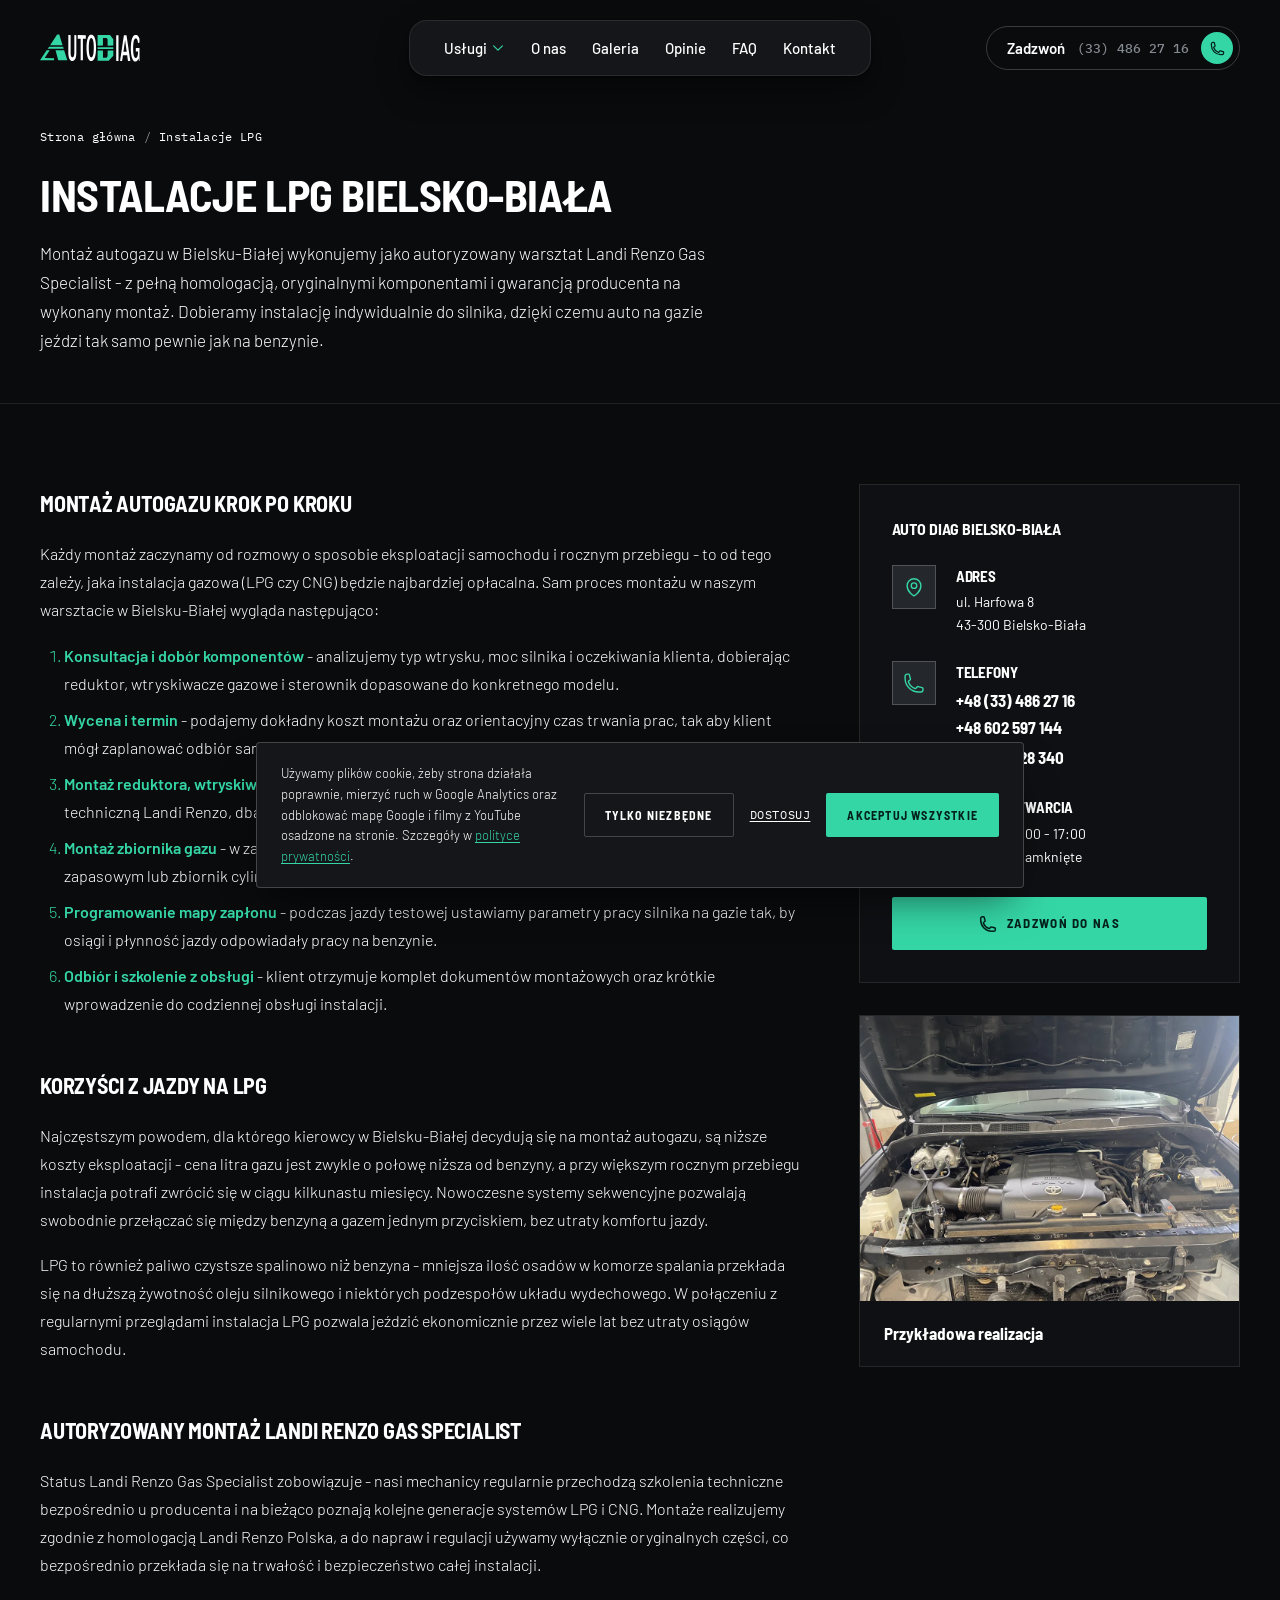
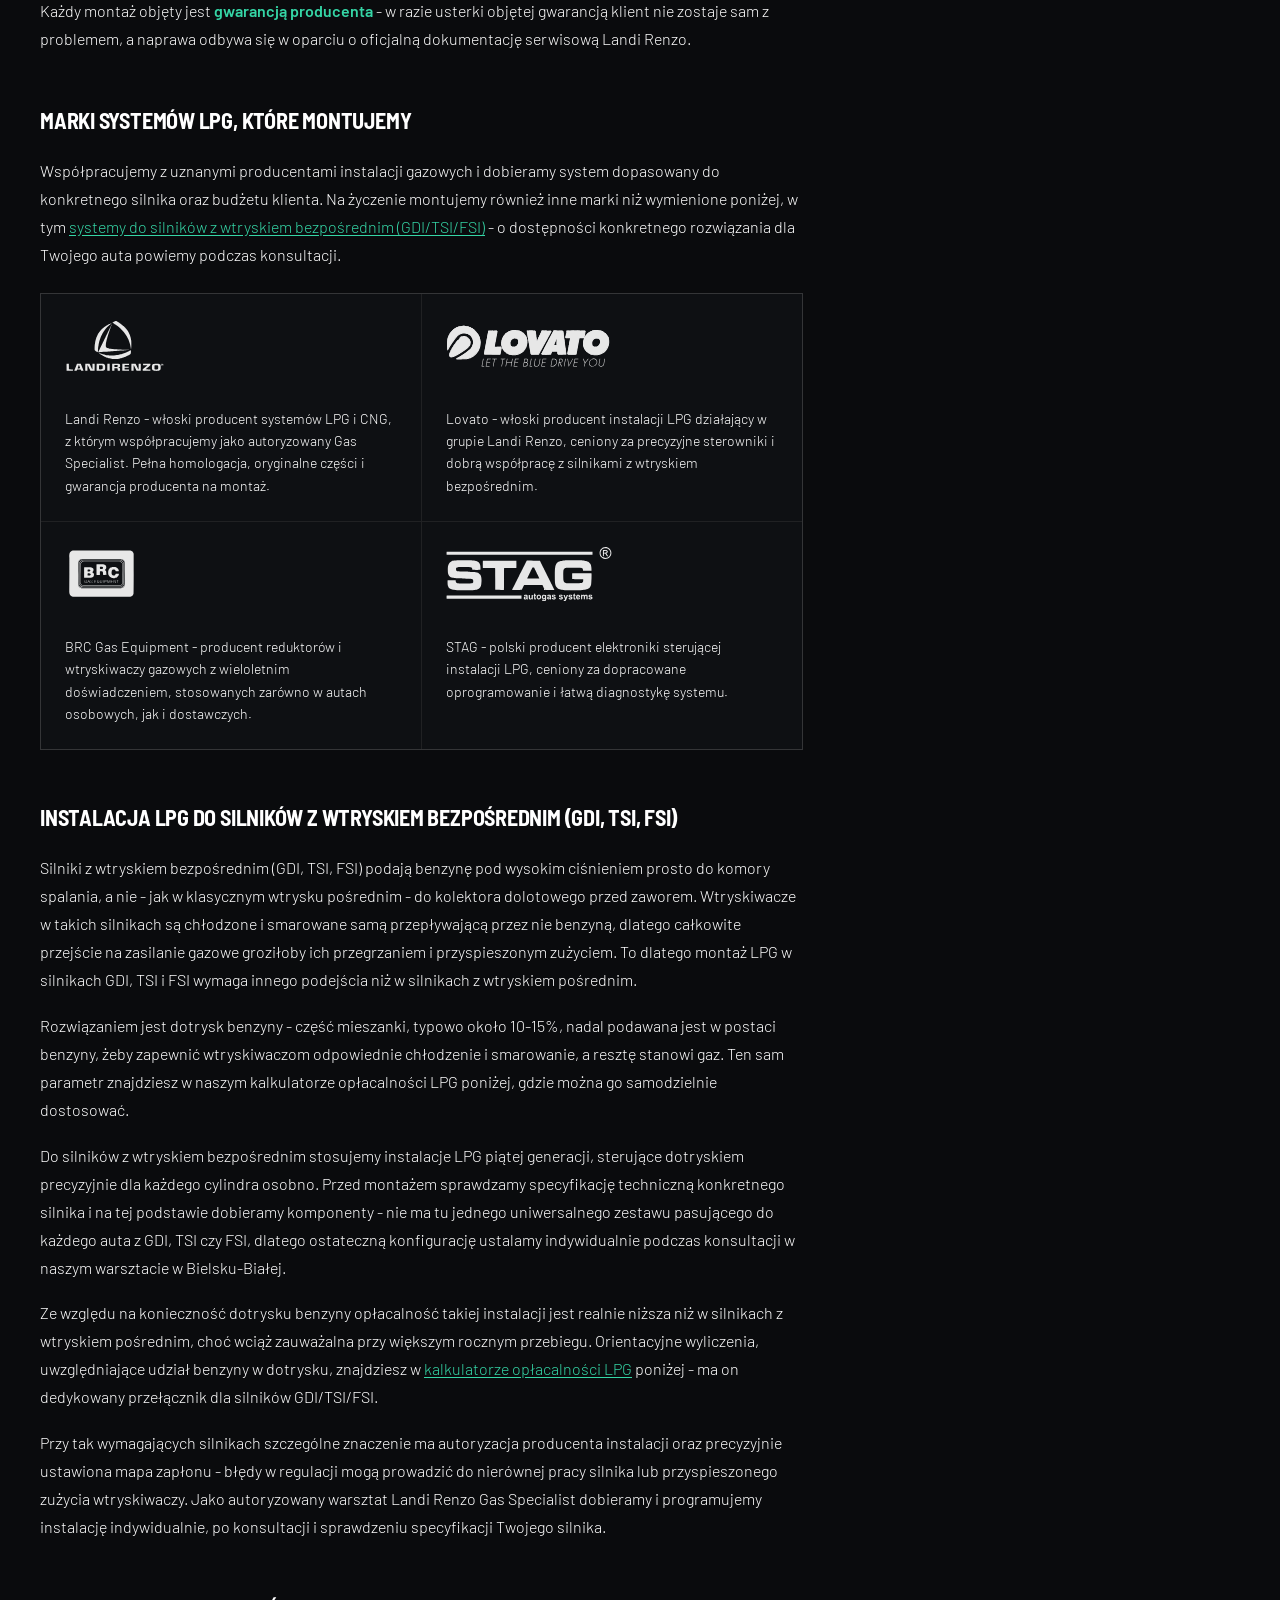
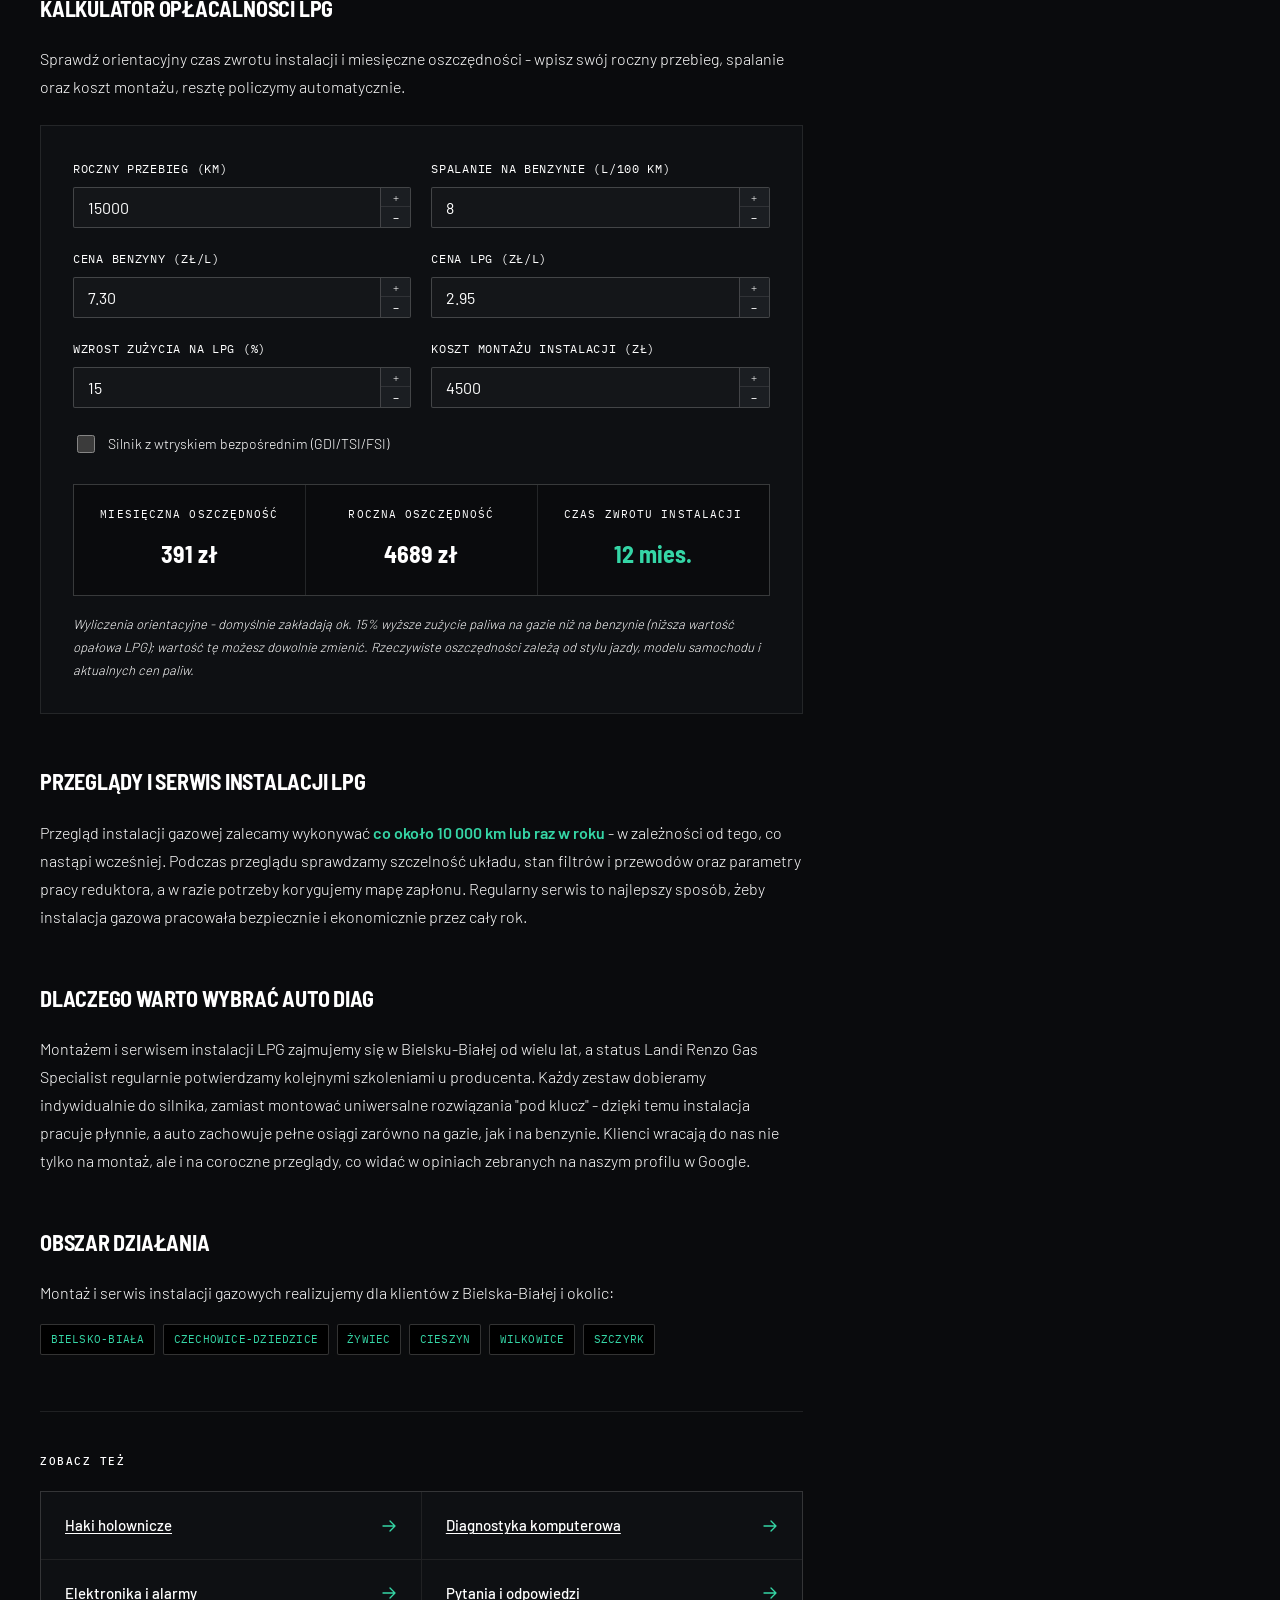
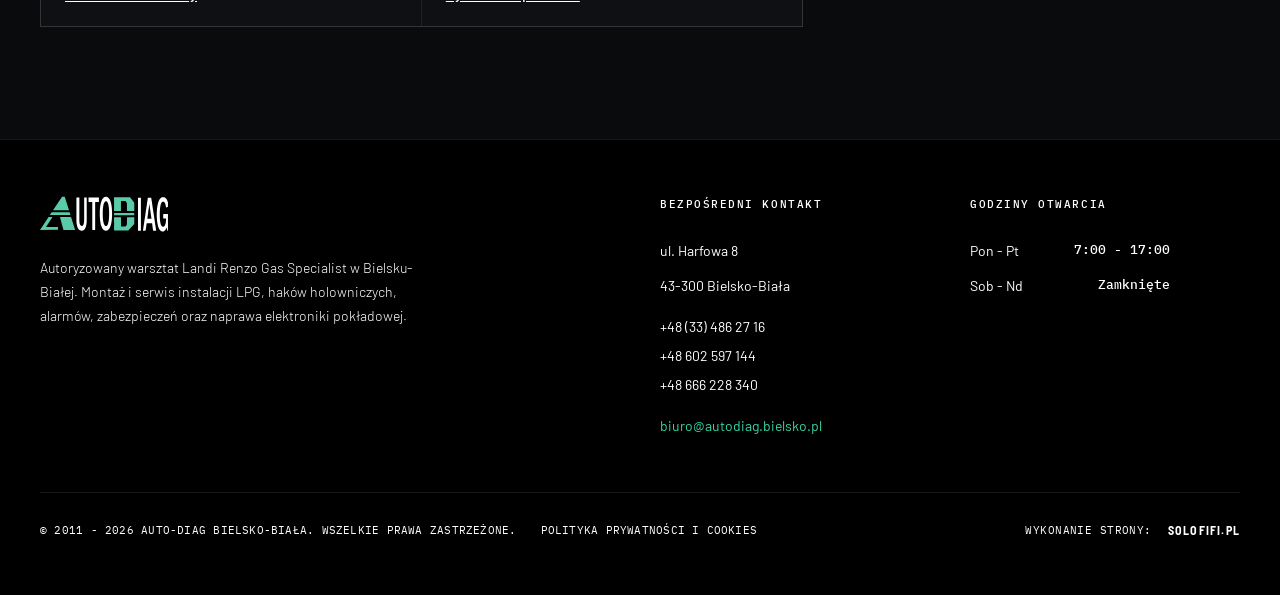
<file: instalacje-lpg.html>
<!DOCTYPE html>
<html lang="pl">
<head>
<script src="js/ga-init.js?v=50d5a978"></script>
<meta charset="UTF-8">
<meta name="viewport" content="width=device-width, initial-scale=1.0">
<title>Montaż Instalacji Gazowych LPG Bielsko-Biała - Auto Diag</title>
<meta name="description" content="Montaż instalacji gazowych LPG w Bielsku-Białej – autoryzowany serwis Landi Renzo, homologacja i gwarancja producenta. Dobór systemu do silnika. Zadzwoń!">
<link rel="canonical" href="https://lpg.bielsko.pl/instalacje-lpg">

<meta property="og:type" content="website">
<meta property="og:site_name" content="Auto Diag Bielsko-Biała">
<meta property="og:title" content="Montaż Instalacji Gazowych LPG Bielsko-Biała - Auto Diag">
<meta property="og:description" content="Montaż instalacji gazowych LPG w Bielsku-Białej – autoryzowany serwis Landi Renzo, homologacja i gwarancja producenta. Dobór systemu do silnika. Zadzwoń!">
<meta property="og:url" content="https://lpg.bielsko.pl/instalacje-lpg">
<meta property="og:image" content="https://lpg.bielsko.pl/images/og/lpg-16x9.jpg">
<meta property="og:image:width" content="1200">
<meta property="og:image:height" content="630">
<meta property="og:image:alt" content="Instalacja LPG zamontowana w Toyocie V8 – warsztat Auto Diag Bielsko-Biała">
<meta property="og:locale" content="pl_PL">

<meta name="twitter:card" content="summary_large_image">
<meta name="twitter:title" content="Montaż Instalacji Gazowych LPG Bielsko-Biała - Auto Diag">
<meta name="twitter:description" content="Montaż instalacji gazowych LPG w Bielsku-Białej – autoryzowany serwis Landi Renzo, homologacja i gwarancja producenta. Dobór systemu do silnika. Zadzwoń!">
<meta name="twitter:image" content="https://lpg.bielsko.pl/images/og/lpg-16x9.jpg">

<link rel="icon" href="icons/favicon.ico" sizes="any">
<link rel="icon" href="icons/favicon-16x16.png" sizes="16x16" type="image/png">
<link rel="icon" href="icons/favicon-32x32.png" sizes="32x32" type="image/png">
<link rel="apple-touch-icon" href="icons/apple-touch-icon.png" sizes="180x180">
<link rel="manifest" href="icons/site.webmanifest">

<link rel="stylesheet" href="css/fonts.css?v=e96d44db">
<link rel="stylesheet" href="css/style.css?v=928affa5">

<script type="application/ld+json">
{
  "@context": "https://schema.org",
  "@type": "Service",
  "name": "Instalacje LPG i CNG – montaż i serwis",
  "serviceType": "Montaż i serwis instalacji LPG",
  "provider": { "@id": "https://lpg.bielsko.pl/#organization" },
  "areaServed": [
    { "@type": "City", "name": "Bielsko-Biała" },
    { "@type": "City", "name": "Czechowice-Dziedzice" },
    { "@type": "City", "name": "Żywiec" },
    { "@type": "City", "name": "Cieszyn" },
    { "@type": "City", "name": "Wilkowice" },
    { "@type": "City", "name": "Szczyrk" }
  ],
  "url": "https://lpg.bielsko.pl/instalacje-lpg",
  "description": "Montaż i serwis instalacji LPG i CNG w autoryzowanym warsztacie Landi Renzo Gas Specialist w Bielsku-Białej."
}
</script>
<script type="application/ld+json">
{
  "@context": "https://schema.org",
  "@type": "BreadcrumbList",
  "itemListElement": [
    { "@type": "ListItem", "position": 1, "name": "Strona główna", "item": "https://lpg.bielsko.pl/" },
    { "@type": "ListItem", "position": 2, "name": "Instalacje LPG", "item": "https://lpg.bielsko.pl/instalacje-lpg" }
  ]
}
</script>
</head>
<body>

<nav class="site-header" id="siteHeader">
  <div class="site-header__inner">
    <a href="/" class="site-header__logo" id="logoLink">
      <svg class="brand-logo" viewBox="0 0 260 73.14" width="256" height="72" role="img" aria-label="Auto Diag Bielsko-Biała – logo"><path class="brand-logo__green" fill-rule="evenodd" d="M50.23 1.45 44.78 1.59 26.43 29.19 58.93 29.12ZM20.15 38.23 20.29 38.5 61.83 38.43 60.38 33.54 59.96 33.19 23.67 33.19ZM36.57 63.07 12.21 62.86 25.46 42.71 17.39 42.57 0 68.86 36.57 68.8ZM63 42.51 40.57 42.64 47.61 68.86 71.35 68.86ZM150.42 2.55 150.49 30.43 164.43 30.36 164.43 10.63 164.92 10.28 173.75 10.35 176.51 14.01 176.65 30.43 191.48 30.36 191.48 13.8 182.86 2.48ZM150.42 34.5 150.63 39.19 191.55 38.99 191.41 34.36ZM150.42 43.2 150.49 69.9 179.34 69.9 191.48 56.79 191.48 43.13 176.78 43.06 176.44 58.31 173.68 62.03 164.64 62.03 164.43 43.13Z" /><path class="brand-logo__white" fill-rule="evenodd" d="M74.32 2.9 73.97 3.17 73.97 51.27 74.25 55.27 74.52 56.44 74.52 57.13 75.35 61.2 76.18 63.69 77.08 65.62 78.73 67.97 80.18 69.21 82.46 70.31 84.11 70.59 85.36 70.52 87.08 70.04 89.15 68.86 90.6 67.35 91.5 66.1 92.39 64.38 93.64 60.79 94.53 56.1 94.88 51.2 94.88 3.17 94.67 2.97 90.12 2.9 89.7 3.17 89.7 47.4 89.43 53.13 88.87 56.03 88.32 57.75 87.77 58.79 87.08 59.76 86.39 60.38 85.7 60.72 84.6 60.86 83.7 60.65 82.8 60.1 81.91 59.13 81.35 58.17 80.53 55.68 79.97 51.41 79.97 3.45 79.9 3.11 79.56 2.9ZM99.02 2.9 98.6 3.11 98.54 3.52 98.6 12.21 98.95 12.35 105.92 12.35 106.19 12.77 106.19 68.59 106.47 68.86 111.78 68.86 112.06 68.52 112.06 12.97 112.13 12.63 112.68 12.28 119.3 12.35 119.65 12.14 119.65 3.17 119.44 2.97ZM132.83 1.66 131.79 1.93 130.21 2.69 129.03 3.59 127.79 4.9 125.93 7.87 123.93 13.18 122.82 17.87 122.82 18.49 122.27 21.18 122 24.56 121.72 26.08 121.44 30.57 121.44 40.85 122.06 49.27 122.82 54.44 123.65 58.17 125.17 62.72 126.76 65.97 128.76 68.52 130.41 69.69 131.59 70.24 133.17 70.59 134.42 70.59 135.8 70.31 136.69 69.97 138 69.21 139.18 68.24 140.63 66.45 141.45 65.14 142.35 63.34 143.46 60.45 144.84 55.34 145.87 48.09 146.35 40.99 146.42 33.47 145.94 24.7 145.11 18.29 143.66 12.28 142.35 8.69 141.39 6.76 139.66 4.35 138.28 3.11 136.07 1.93 134.97 1.66ZM133.73 10.7 134.97 10.9 135.73 11.32 136.62 12.14 137.94 14.56 138.56 16.42 139.11 18.56 139.66 21.87 140.21 27.6 140.42 33.6 140.42 38.85 140.21 43.82 139.66 49.96 139.11 53.06 138.21 56.31 137.11 58.79 136.56 59.62 135.87 60.31 135.24 60.72 134.42 61 133.38 61 132.76 60.79 131.59 59.96 130.62 58.58 129.38 55.55 128.83 53.55 128.27 50.23 127.72 45.2 127.45 39.61 127.45 32.78 127.72 26.63 128.27 21.67 128.83 18.29 129.65 15.32 131.04 12.56 132.28 11.25ZM199.42 3.59 199.14 3.73 199.07 4 199.07 70.18 199.35 70.38 204.8 70.38 205.01 70.24 205.01 3.8 204.73 3.59ZM219.36 3.59 219.15 3.73 218.94 4.35 218.6 7.25 218.32 8.28 218.32 9.04 217.22 15.73 216.94 18.56 216.11 23.18 216.05 24.43 215.01 30.57 214.18 37.05 211.77 52.3 211.42 55.55 210.59 60.31 209.21 70.18 209.42 70.38 213.84 70.45 214.53 70.18 215.22 66.04 216.6 55.75 216.8 55.48 227.43 55.41 227.71 55.62 227.98 56.93 228.33 60.51 229.71 70.18 230.33 70.45 235.78 70.38 235.92 69.83 235.64 68.59 235.09 64.03 234.26 59.41 232.88 49.06 232.05 44.51 231.78 41.88 230.95 37.26 230.67 34.43 229.02 24.36 227.36 12.28 227.09 11.32 225.98 3.86 225.64 3.59ZM222.32 16.84 222.53 17.25 223.29 24.29 224.39 31.26 224.39 32.09 226.4 45.82 226.19 46.09 218.46 46.16 218.05 45.96 217.98 45.54 219.08 38.64 219.36 35.95 219.63 34.85 219.91 31.74 221.29 22.84 222.05 17.11ZM250.55 2.42 248.82 2.48 247.72 2.76 245.23 4.21 243.99 5.45 242.68 7.18 241.02 10.56 239.64 14.56 238.2 21.87 237.64 26.15 237.16 35.05 237.16 41.06 237.71 49.68 238.26 54.03 239.64 60.72 241.16 64.93 242.34 67.35 243.3 68.8 245.44 70.87 246.89 71.62 248.06 71.97 250.48 71.9 252 71.42 252.96 70.8 254.41 69.35 255.24 68.24 256.27 66.24 256.89 64.52 257.1 64.31 257.31 64.31 257.52 64.65 257.65 66.1 258.48 70.18 258.96 70.52 259.93 70.45 259.93 36.78 250.55 36.78 250.34 36.99 250.27 43.26 250.41 45.61 255.93 45.68 256.2 45.96 255.65 53.41 255.03 56.37 254.48 58.1 253.65 59.89 252.89 61.07 251.79 62.1 250.62 62.58 249.37 62.58 248.27 62.1 247.03 60.86 246.13 59.34 245.3 57.27 244.75 55.34 244.2 52.17 243.65 47.54 243.37 43.13 243.3 34.98 243.44 30.22 243.92 24.5 244.75 19.25 245.58 16.42 246.48 14.42 247.51 12.83 248.27 12.08 248.89 11.73 249.65 11.52 250.55 11.52 251.72 11.87 252.27 12.28 253.03 13.18 254.48 15.94 255.31 18.63 255.93 22.91 256.14 23.46 256.76 23.39 259.93 22.01 259.93 12.49 259.65 12.21 258.27 8.42 256.96 6.28 256 5.11 254.82 4 252.62 2.76Z" /></svg>
    </a>

    <div class="site-header__nav">
      <div class="site-header__dropdown">
        <a href="/#uslugi" class="site-header__link site-header__dropdown-toggle" aria-haspopup="true" aria-expanded="false">
          Usługi
          <svg class="site-header__dropdown-icon" viewBox="0 0 24 24" fill="none" stroke="currentColor" stroke-width="2"><path stroke-linecap="round" stroke-linejoin="round" d="m19.5 8.25-7.5 7.5-7.5-7.5"/></svg>
        </a>
        <div class="site-header__dropdown-menu">
          <a href="/instalacje-lpg" class="site-header__dropdown-link">
            <span class="site-header__dropdown-tile"><svg viewBox="0 0 24 24" fill="none" stroke="currentColor" stroke-width="1.5" stroke-linecap="round" stroke-linejoin="round" aria-hidden="true"><path d="M4 20V5a2 2 0 0 1 2-2h6a2 2 0 0 1 2 2v15M3 20h12M4 9h10M14 8h2a2 2 0 0 1 2 2v6a1.5 1.5 0 0 0 3 0V8l-3-3"/></svg></span>
            <span class="site-header__dropdown-text"><span class="site-header__dropdown-title">Instalacje LPG</span><span class="site-header__dropdown-desc">Montaż i serwis instalacji gazowych</span></span>
          </a>
          <a href="/haki-holownicze" class="site-header__dropdown-link">
            <span class="site-header__dropdown-tile"><svg viewBox="0 0 24 24" fill="none" stroke="currentColor" stroke-width="1.5" stroke-linecap="round" stroke-linejoin="round" aria-hidden="true"><circle cx="17" cy="6" r="3"/><path d="M17 9v4a3 3 0 0 1-3 3H3M8 16v4M5 20h6"/></svg></span>
            <span class="site-header__dropdown-text"><span class="site-header__dropdown-title">Haki holownicze</span><span class="site-header__dropdown-desc">Stałe i wypinane, z homologacją E20</span></span>
          </a>
          <a href="/diagnostyka-komputerowa" class="site-header__dropdown-link">
            <span class="site-header__dropdown-tile"><svg viewBox="0 0 24 24" fill="none" stroke="currentColor" stroke-width="1.5" stroke-linecap="round" stroke-linejoin="round" aria-hidden="true"><rect x="3" y="4" width="18" height="13" rx="2"/><path d="M7 11h2l1.5-3 3 6 1.5-3h2M9 21h6M12 17v4"/></svg></span>
            <span class="site-header__dropdown-text"><span class="site-header__dropdown-title">Diagnostyka</span><span class="site-header__dropdown-desc">Odczyt błędów i analiza parametrów</span></span>
          </a>
          <a href="/elektronika-alarmy" class="site-header__dropdown-link">
            <span class="site-header__dropdown-tile"><svg viewBox="0 0 24 24" fill="none" stroke="currentColor" stroke-width="1.5" stroke-linecap="round" stroke-linejoin="round" aria-hidden="true"><path d="M12 3l7 3v5c0 4.5-3 8.3-7 10-4-1.7-7-5.5-7-10V6l7-3z"/><path d="M12.5 7.5 10 12h4l-2.5 4.5"/></svg></span>
            <span class="site-header__dropdown-text"><span class="site-header__dropdown-title">Elektronika i alarmy</span><span class="site-header__dropdown-desc">Alarmy, zabezpieczenia, elektronika</span></span>
          </a>
        </div>
      </div>
      <a href="/#o-nas" class="site-header__link">O nas</a>
      <a href="/galeria" class="site-header__link">Galeria</a>
      <a href="/#opinie" class="site-header__link">Opinie</a>
      <a href="/faq" class="site-header__link">FAQ</a>
      <a href="/#kontakt" class="site-header__link">Kontakt</a>
    </div>

    <a href="tel:+48334862716" class="site-header__cta">Zadzwoń<span class="site-header__cta-number">(33) 486 27 16</span><span class="site-header__cta-icon"><svg viewBox="0 0 24 24" fill="none" stroke="currentColor" stroke-width="2" aria-hidden="true"><path stroke-linecap="round" stroke-linejoin="round" d="M2.25 6.75c0 8.284 6.716 15 15 15h2.25a2.25 2.25 0 002.25-2.25v-1.372c0-.516-.351-.966-.852-1.091l-4.423-1.106c-.44-.11-.902.055-1.173.417l-.97 1.293c-.282.376-.769.542-1.21.38a12.035 12.035 0 01-7.143-7.143c-.162-.441.004-.928.38-1.21l1.293-.97c.363-.271.527-.734.417-1.173L6.963 3.102a1.125 1.125 0 00-1.091-.852H4.5A2.25 2.25 0 002.25 4.5v2.25z"/></svg></span></a>

    <div class="site-header__actions">
      <a href="tel:+48334862716" class="site-header__call" aria-label="Zadzwoń: +48 (33) 486 27 16"><svg viewBox="0 0 24 24" fill="none" stroke="currentColor" stroke-width="1.5" aria-hidden="true"><path stroke-linecap="round" stroke-linejoin="round" d="M2.25 6.75c0 8.284 6.716 15 15 15h2.25a2.25 2.25 0 002.25-2.25v-1.372c0-.516-.351-.966-.852-1.091l-4.423-1.106c-.44-.11-.902.055-1.173.417l-.97 1.293c-.282.376-.769.542-1.21.38a12.035 12.035 0 01-7.143-7.143c-.162-.441.004-.928.38-1.21l1.293-.97c.363-.271.527-.734.417-1.173L6.963 3.102a1.125 1.125 0 00-1.091-.852H4.5A2.25 2.25 0 002.25 4.5v2.25z"/></svg></a>
      <button class="site-header__burger" id="burgerBtn" aria-label="Menu" aria-expanded="false" aria-controls="mobileMenu">
        <span class="site-header__burger-line"></span>
        <span class="site-header__burger-line"></span>
        <span class="site-header__burger-line"></span>
      </button>
    </div>
  </div>

  <div class="site-header__mobile" id="mobileMenu">
    <div class="site-header__mobile-inner">
      <div class="site-header__mobile-item site-header__mobile-group">
        <button type="button" class="site-header__mobile-link site-header__mobile-toggle" aria-expanded="false" aria-controls="mobileServices">
          Usługi
          <svg class="site-header__mobile-chevron" viewBox="0 0 24 24" fill="none" stroke="currentColor" stroke-width="2" aria-hidden="true"><path stroke-linecap="round" stroke-linejoin="round" d="m19.5 8.25-7.5 7.5-7.5-7.5"/></svg>
        </button>
        <div class="site-header__mobile-sub" id="mobileServices">
          <div class="site-header__mobile-sub-inner">
            <a href="/instalacje-lpg" class="site-header__mobile-sublink"><span class="site-header__dropdown-tile"><svg viewBox="0 0 24 24" fill="none" stroke="currentColor" stroke-width="1.5" stroke-linecap="round" stroke-linejoin="round" aria-hidden="true"><path d="M4 20V5a2 2 0 0 1 2-2h6a2 2 0 0 1 2 2v15M3 20h12M4 9h10M14 8h2a2 2 0 0 1 2 2v6a1.5 1.5 0 0 0 3 0V8l-3-3"/></svg></span>Instalacje LPG</a>
            <a href="/haki-holownicze" class="site-header__mobile-sublink"><span class="site-header__dropdown-tile"><svg viewBox="0 0 24 24" fill="none" stroke="currentColor" stroke-width="1.5" stroke-linecap="round" stroke-linejoin="round" aria-hidden="true"><circle cx="17" cy="6" r="3"/><path d="M17 9v4a3 3 0 0 1-3 3H3M8 16v4M5 20h6"/></svg></span>Haki holownicze</a>
            <a href="/diagnostyka-komputerowa" class="site-header__mobile-sublink"><span class="site-header__dropdown-tile"><svg viewBox="0 0 24 24" fill="none" stroke="currentColor" stroke-width="1.5" stroke-linecap="round" stroke-linejoin="round" aria-hidden="true"><rect x="3" y="4" width="18" height="13" rx="2"/><path d="M7 11h2l1.5-3 3 6 1.5-3h2M9 21h6M12 17v4"/></svg></span>Diagnostyka</a>
            <a href="/elektronika-alarmy" class="site-header__mobile-sublink"><span class="site-header__dropdown-tile"><svg viewBox="0 0 24 24" fill="none" stroke="currentColor" stroke-width="1.5" stroke-linecap="round" stroke-linejoin="round" aria-hidden="true"><path d="M12 3l7 3v5c0 4.5-3 8.3-7 10-4-1.7-7-5.5-7-10V6l7-3z"/><path d="M12.5 7.5 10 12h4l-2.5 4.5"/></svg></span>Elektronika i alarmy</a>
          </div>
        </div>
      </div>
      <a href="/#o-nas" class="site-header__mobile-item site-header__mobile-link">O nas</a>
      <a href="/galeria" class="site-header__mobile-item site-header__mobile-link">Galeria</a>
      <a href="/#opinie" class="site-header__mobile-item site-header__mobile-link">Opinie</a>
      <a href="/faq" class="site-header__mobile-item site-header__mobile-link">FAQ</a>
      <a href="/#kontakt" class="site-header__mobile-item site-header__mobile-link">Kontakt</a>

      <div class="site-header__mobile-calls">
        <p class="site-header__mobile-calls-label">Zadzwoń do nas</p>
        <a href="tel:+48334862716" class="site-header__mobile-call site-header__mobile-call--primary"><svg viewBox="0 0 24 24" fill="none" stroke="currentColor" stroke-width="2"><path stroke-linecap="round" stroke-linejoin="round" d="M2.25 6.75c0 8.284 6.716 15 15 15h2.25a2.25 2.25 0 002.25-2.25v-1.372c0-.516-.351-.966-.852-1.091l-4.423-1.106c-.44-.11-.902.055-1.173.417l-.97 1.293c-.282.376-.769.542-1.21.38a12.035 12.035 0 01-7.143-7.143c-.162-.441.004-.928.38-1.21l1.293-.97c.363-.271.527-.734.417-1.173L6.963 3.102a1.125 1.125 0 00-1.091-.852H4.5A2.25 2.25 0 002.25 4.5v2.25z"/></svg> +48 (33) 486 27 16</a>
        <a href="tel:+48602597144" class="site-header__mobile-call"><svg viewBox="0 0 24 24" fill="none" stroke="currentColor" stroke-width="2"><path stroke-linecap="round" stroke-linejoin="round" d="M2.25 6.75c0 8.284 6.716 15 15 15h2.25a2.25 2.25 0 002.25-2.25v-1.372c0-.516-.351-.966-.852-1.091l-4.423-1.106c-.44-.11-.902.055-1.173.417l-.97 1.293c-.282.376-.769.542-1.21.38a12.035 12.035 0 01-7.143-7.143c-.162-.441.004-.928.38-1.21l1.293-.97c.363-.271.527-.734.417-1.173L6.963 3.102a1.125 1.125 0 00-1.091-.852H4.5A2.25 2.25 0 002.25 4.5v2.25z"/></svg> +48 602 597 144</a>
        <a href="tel:+48666228340" class="site-header__mobile-call"><svg viewBox="0 0 24 24" fill="none" stroke="currentColor" stroke-width="2"><path stroke-linecap="round" stroke-linejoin="round" d="M2.25 6.75c0 8.284 6.716 15 15 15h2.25a2.25 2.25 0 002.25-2.25v-1.372c0-.516-.351-.966-.852-1.091l-4.423-1.106c-.44-.11-.902.055-1.173.417l-.97 1.293c-.282.376-.769.542-1.21.38a12.035 12.035 0 01-7.143-7.143c-.162-.441.004-.928.38-1.21l1.293-.97c.363-.271.527-.734.417-1.173L6.963 3.102a1.125 1.125 0 00-1.091-.852H4.5A2.25 2.25 0 002.25 4.5v2.25z"/></svg> +48 666 228 340</a>
      </div>
    </div>
  </div>
</nav>

<main id="top">

<section class="page-hero">
  <div class="container">
    <nav class="breadcrumbs" aria-label="Okruszki nawigacyjne">
      <a href="/">Strona główna</a>
      <span class="breadcrumbs__sep">/</span>
      <span class="breadcrumbs__current">Instalacje LPG</span>
    </nav>
    <h1 class="page-hero__title">Instalacje LPG Bielsko-Biała</h1>
    <p class="page-hero__lead">
      Montaż autogazu w Bielsku-Białej wykonujemy jako autoryzowany warsztat Landi Renzo Gas Specialist - z pełną homologacją, oryginalnymi komponentami i gwarancją producenta na wykonany montaż. Dobieramy instalację indywidualnie do silnika, dzięki czemu auto na gazie jeździ tak samo pewnie jak na benzynie.
    </p>
  </div>
</section>

<section class="page-content">
  <div class="container">
    <div class="page-content__grid">
      <article class="prose">
        <h2>Montaż autogazu krok po kroku</h2>
        <p>
          Każdy montaż zaczynamy od rozmowy o sposobie eksploatacji samochodu i rocznym przebiegu - to od tego zależy, jaka instalacja gazowa (LPG czy CNG) będzie najbardziej opłacalna. Sam proces montażu w naszym warsztacie w Bielsku-Białej wygląda następująco:
        </p>
        <ol>
          <li><strong>Konsultacja i dobór komponentów</strong> - analizujemy typ wtrysku, moc silnika i oczekiwania klienta, dobierając reduktor, wtryskiwacze gazowe i sterownik dopasowane do konkretnego modelu.</li>
          <li><strong>Wycena i termin</strong> - podajemy dokładny koszt montażu oraz orientacyjny czas trwania prac, tak aby klient mógł zaplanować odbiór samochodu.</li>
          <li><strong>Montaż reduktora, wtryskiwaczy i elektroniki sterującej</strong> - komponenty montujemy zgodnie z dokumentacją techniczną Landi Renzo, dbając o estetykę i dostęp serwisowy do podzespołów.</li>
          <li><strong>Montaż zbiornika gazu</strong> - w zależności od modelu auta i preferencji klienta montujemy butlę toroidalną w kole zapasowym lub zbiornik cylindryczny w bagażniku.</li>
          <li><strong>Programowanie mapy zapłonu</strong> - podczas jazdy testowej ustawiamy parametry pracy silnika na gazie tak, by osiągi i płynność jazdy odpowiadały pracy na benzynie.</li>
          <li><strong>Odbiór i szkolenie z obsługi</strong> - klient otrzymuje komplet dokumentów montażowych oraz krótkie wprowadzenie do codziennej obsługi instalacji.</li>
        </ol>

        <h2>Korzyści z jazdy na LPG</h2>
        <p>
          Najczęstszym powodem, dla którego kierowcy w Bielsku-Białej decydują się na montaż autogazu, są niższe koszty eksploatacji - cena litra gazu jest zwykle o połowę niższa od benzyny, a przy większym rocznym przebiegu instalacja potrafi zwrócić się w ciągu kilkunastu miesięcy. Nowoczesne systemy sekwencyjne pozwalają swobodnie przełączać się między benzyną a gazem jednym przyciskiem, bez utraty komfortu jazdy.
        </p>
        <p>
          LPG to również paliwo czystsze spalinowo niż benzyna - mniejsza ilość osadów w komorze spalania przekłada się na dłuższą żywotność oleju silnikowego i niektórych podzespołów układu wydechowego. W połączeniu z regularnymi przeglądami instalacja LPG pozwala jeździć ekonomicznie przez wiele lat bez utraty osiągów samochodu.
        </p>

        <h2>Autoryzowany montaż Landi Renzo Gas Specialist</h2>
        <p>
          Status Landi Renzo Gas Specialist zobowiązuje - nasi mechanicy regularnie przechodzą szkolenia techniczne bezpośrednio u producenta i na bieżąco poznają kolejne generacje systemów LPG i CNG. Montaże realizujemy zgodnie z homologacją Landi Renzo Polska, a do napraw i regulacji używamy wyłącznie oryginalnych części, co bezpośrednio przekłada się na trwałość i bezpieczeństwo całej instalacji.
        </p>
        <p>
          Każdy montaż objęty jest <strong>gwarancją producenta</strong> - w razie usterki objętej gwarancją klient nie zostaje sam z problemem, a naprawa odbywa się w oparciu o oficjalną dokumentację serwisową Landi Renzo.
        </p>

        <h2>Marki systemów LPG, które montujemy</h2>
        <p>
          Współpracujemy z uznanymi producentami instalacji gazowych i dobieramy system dopasowany do konkretnego silnika oraz budżetu klienta. Na życzenie montujemy również inne marki niż wymienione poniżej, w tym <a href="#wtrysk-bezposredni">systemy do silników z wtryskiem bezpośrednim (GDI/TSI/FSI)</a> - o dostępności konkretnego rozwiązania dla Twojego auta powiemy podczas konsultacji.
        </p>
        <div class="brands__grid">
          <div class="brand-card">
            <div class="brand-card__logo-wrap"><img class="brand-card__logo" src="images/logos/landi-renzo.svg" alt="Logo Landi Renzo - włoskiego producenta instalacji LPG i CNG" width="666" height="374" loading="lazy" decoding="async"></div>
            <p class="brand-card__desc">Landi Renzo - włoski producent systemów LPG i CNG, z którym współpracujemy jako autoryzowany Gas Specialist. Pełna homologacja, oryginalne części i gwarancja producenta na montaż.</p>
          </div>
          <div class="brand-card">
            <div class="brand-card__logo-wrap"><img class="brand-card__logo" src="images/logos/lovato.svg" alt="Logo Lovato - włoskiego producenta systemów LPG, marki należącej do grupy Landi Renzo" width="880" height="300" loading="lazy" decoding="async"></div>
            <p class="brand-card__desc">Lovato - włoski producent instalacji LPG działający w grupie Landi Renzo, ceniony za precyzyjne sterowniki i dobrą współpracę z silnikami z wtryskiem bezpośrednim.</p>
          </div>
          <div class="brand-card">
            <div class="brand-card__logo-wrap"><img class="brand-card__logo" src="images/logos/brc.svg" alt="Logo BRC Gas Equipment - producenta komponentów instalacji LPG" width="572" height="434" loading="lazy" decoding="async"></div>
            <p class="brand-card__desc">BRC Gas Equipment - producent reduktorów i wtryskiwaczy gazowych z wieloletnim doświadczeniem, stosowanych zarówno w autach osobowych, jak i dostawczych.</p>
          </div>
          <div class="brand-card">
            <div class="brand-card__logo-wrap"><img class="brand-card__logo" src="images/logos/stag.svg" alt="Logo STAG - polskiego producenta elektroniki sterującej LPG" width="512" height="173" loading="lazy" decoding="async"></div>
            <p class="brand-card__desc">STAG - polski producent elektroniki sterującej instalacji LPG, ceniony za dopracowane oprogramowanie i łatwą diagnostykę systemu.</p>
          </div>
        </div>

        <h2 id="wtrysk-bezposredni">Instalacja LPG do silników z wtryskiem bezpośrednim (GDI, TSI, FSI)</h2>
        <p>
          Silniki z wtryskiem bezpośrednim (GDI, TSI, FSI) podają benzynę pod wysokim ciśnieniem prosto do komory spalania, a nie - jak w klasycznym wtrysku pośrednim - do kolektora dolotowego przed zaworem. Wtryskiwacze w takich silnikach są chłodzone i smarowane samą przepływającą przez nie benzyną, dlatego całkowite przejście na zasilanie gazowe groziłoby ich przegrzaniem i przyspieszonym zużyciem. To dlatego montaż LPG w silnikach GDI, TSI i FSI wymaga innego podejścia niż w silnikach z wtryskiem pośrednim.
        </p>
        <p>
          Rozwiązaniem jest dotrysk benzyny - część mieszanki, typowo około 10-15%, nadal podawana jest w postaci benzyny, żeby zapewnić wtryskiwaczom odpowiednie chłodzenie i smarowanie, a resztę stanowi gaz. Ten sam parametr znajdziesz w naszym kalkulatorze opłacalności LPG poniżej, gdzie można go samodzielnie dostosować.
        </p>
        <p>
          Do silników z wtryskiem bezpośrednim stosujemy instalacje LPG piątej generacji, sterujące dotryskiem precyzyjnie dla każdego cylindra osobno. Przed montażem sprawdzamy specyfikację techniczną konkretnego silnika i na tej podstawie dobieramy komponenty - nie ma tu jednego uniwersalnego zestawu pasującego do każdego auta z GDI, TSI czy FSI, dlatego ostateczną konfigurację ustalamy indywidualnie podczas konsultacji w naszym warsztacie w Bielsku-Białej.
        </p>
        <p>
          Ze względu na konieczność dotrysku benzyny opłacalność takiej instalacji jest realnie niższa niż w silnikach z wtryskiem pośrednim, choć wciąż zauważalna przy większym rocznym przebiegu. Orientacyjne wyliczenia, uwzględniające udział benzyny w dotrysku, znajdziesz w <a href="#kalkulator">kalkulatorze opłacalności LPG</a> poniżej - ma on dedykowany przełącznik dla silników GDI/TSI/FSI.
        </p>
        <p>
          Przy tak wymagających silnikach szczególne znaczenie ma autoryzacja producenta instalacji oraz precyzyjnie ustawiona mapa zapłonu - błędy w regulacji mogą prowadzić do nierównej pracy silnika lub przyspieszonego zużycia wtryskiwaczy. Jako autoryzowany warsztat Landi Renzo Gas Specialist dobieramy i programujemy instalację indywidualnie, po konsultacji i sprawdzeniu specyfikacji Twojego silnika.
        </p>

        <h2 id="kalkulator">Kalkulator opłacalności LPG</h2>
        <p>
          Sprawdź orientacyjny czas zwrotu instalacji i miesięczne oszczędności - wpisz swój roczny przebieg, spalanie oraz koszt montażu, resztę policzymy automatycznie.
        </p>
        <div class="lpg-calc" id="lpgCalc">
          <div class="lpg-calc__grid">
            <label class="lpg-calc__field">
              <span>Roczny przebieg (km)</span>
              <div class="lpg-calc__number">
                <input type="number" id="calcMileage" value="15000" min="1000" step="500" inputmode="numeric">
                <span class="lpg-calc__stepper">
                  <button type="button" class="lpg-calc__step lpg-calc__step--up" data-step="up" aria-label="Zwiększ">+</button>
                  <button type="button" class="lpg-calc__step lpg-calc__step--down" data-step="down" aria-label="Zmniejsz">−</button>
                </span>
              </div>
            </label>
            <label class="lpg-calc__field">
              <span>Spalanie na benzynie (l/100 km)</span>
              <div class="lpg-calc__number">
                <input type="number" id="calcConsumption" value="8" min="3" max="25" step="0.1" inputmode="decimal">
                <span class="lpg-calc__stepper">
                  <button type="button" class="lpg-calc__step lpg-calc__step--up" data-step="up" aria-label="Zwiększ">+</button>
                  <button type="button" class="lpg-calc__step lpg-calc__step--down" data-step="down" aria-label="Zmniejsz">−</button>
                </span>
              </div>
            </label>
            <label class="lpg-calc__field">
              <span>Cena benzyny (zł/l)</span>
              <div class="lpg-calc__number">
                <input type="number" id="calcPetrolPrice" value="7.30" min="1" step="0.01" inputmode="decimal">
                <span class="lpg-calc__stepper">
                  <button type="button" class="lpg-calc__step lpg-calc__step--up" data-step="up" aria-label="Zwiększ">+</button>
                  <button type="button" class="lpg-calc__step lpg-calc__step--down" data-step="down" aria-label="Zmniejsz">−</button>
                </span>
              </div>
            </label>
            <label class="lpg-calc__field">
              <span>Cena LPG (zł/l)</span>
              <div class="lpg-calc__number">
                <input type="number" id="calcLpgPrice" value="2.95" min="1" step="0.01" inputmode="decimal">
                <span class="lpg-calc__stepper">
                  <button type="button" class="lpg-calc__step lpg-calc__step--up" data-step="up" aria-label="Zwiększ">+</button>
                  <button type="button" class="lpg-calc__step lpg-calc__step--down" data-step="down" aria-label="Zmniejsz">−</button>
                </span>
              </div>
            </label>
            <label class="lpg-calc__field">
              <span>Wzrost zużycia na LPG (%)</span>
              <div class="lpg-calc__number">
                <input type="number" id="calcConsumptionIncrease" value="15" min="0" max="40" step="1" inputmode="numeric">
                <span class="lpg-calc__stepper">
                  <button type="button" class="lpg-calc__step lpg-calc__step--up" data-step="up" aria-label="Zwiększ">+</button>
                  <button type="button" class="lpg-calc__step lpg-calc__step--down" data-step="down" aria-label="Zmniejsz">−</button>
                </span>
              </div>
            </label>
            <label class="lpg-calc__field">
              <span>Koszt montażu instalacji (zł)</span>
              <div class="lpg-calc__number">
                <input type="number" id="calcInstallCost" value="4500" min="0" step="50" inputmode="numeric">
                <span class="lpg-calc__stepper">
                  <button type="button" class="lpg-calc__step lpg-calc__step--up" data-step="up" aria-label="Zwiększ">+</button>
                  <button type="button" class="lpg-calc__step lpg-calc__step--down" data-step="down" aria-label="Zmniejsz">−</button>
                </span>
              </div>
            </label>
          </div>

          <label class="lpg-calc__checkbox">
            <input type="checkbox" id="calcDirectInjection">
            <span>Silnik z wtryskiem bezpośrednim (GDI/TSI/FSI)</span>
          </label>

          <div class="lpg-calc__sub-field" id="calcDotryskField" hidden>
            <label class="lpg-calc__field">
              <span>Udział benzyny w dotrysku chłodzącym wtryskiwacze (%)</span>
              <div class="lpg-calc__number">
                <input type="number" id="calcDotrysk" value="12" min="0" max="30" step="1" inputmode="numeric">
                <span class="lpg-calc__stepper">
                  <button type="button" class="lpg-calc__step lpg-calc__step--up" data-step="up" aria-label="Zwiększ">+</button>
                  <button type="button" class="lpg-calc__step lpg-calc__step--down" data-step="down" aria-label="Zmniejsz">−</button>
                </span>
              </div>
            </label>
            <p class="lpg-calc__hint">Silniki z wtryskiem bezpośrednim wymagają ciągłego dotrysku niewielkiej ilości benzyny chłodzącej wtryskiwacze - typowo ok. 10-15% mieszanki - co nieco obniża realne oszczędności względem silników z wtryskiem pośrednim.</p>
          </div>

          <div class="lpg-calc__results">
            <div class="lpg-calc__result">
              <span class="lpg-calc__result-label">Miesięczna oszczędność</span>
              <span class="lpg-calc__result-value" id="calcMonthlySavings">–</span>
            </div>
            <div class="lpg-calc__result">
              <span class="lpg-calc__result-label">Roczna oszczędność</span>
              <span class="lpg-calc__result-value" id="calcYearlySavings">–</span>
            </div>
            <div class="lpg-calc__result lpg-calc__result--accent">
              <span class="lpg-calc__result-label">Czas zwrotu instalacji</span>
              <span class="lpg-calc__result-value" id="calcPayback">–</span>
            </div>
          </div>

          <p class="pricing-note">Wyliczenia orientacyjne - domyślnie zakładają ok. 15% wyższe zużycie paliwa na gazie niż na benzynie (niższa wartość opałowa LPG); wartość tę możesz dowolnie zmienić. Rzeczywiste oszczędności zależą od stylu jazdy, modelu samochodu i aktualnych cen paliw.</p>
        </div>

        <h2>Przeglądy i serwis instalacji LPG</h2>
        <p>
          Przegląd instalacji gazowej zalecamy wykonywać <strong>co około 10 000 km lub raz w roku</strong> - w zależności od tego, co nastąpi wcześniej. Podczas przeglądu sprawdzamy szczelność układu, stan filtrów i przewodów oraz parametry pracy reduktora, a w razie potrzeby korygujemy mapę zapłonu. Regularny serwis to najlepszy sposób, żeby instalacja gazowa pracowała bezpiecznie i ekonomicznie przez cały rok.
        </p>

        <h2>Dlaczego warto wybrać Auto Diag</h2>
        <p>
          Montażem i serwisem instalacji LPG zajmujemy się w Bielsku-Białej od wielu lat, a status Landi Renzo Gas Specialist regularnie potwierdzamy kolejnymi szkoleniami u producenta. Każdy zestaw dobieramy indywidualnie do silnika, zamiast montować uniwersalne rozwiązania "pod klucz" - dzięki temu instalacja pracuje płynnie, a auto zachowuje pełne osiągi zarówno na gazie, jak i na benzynie. Klienci wracają do nas nie tylko na montaż, ale i na coroczne przeglądy, co widać w opiniach zebranych na naszym profilu w Google.
        </p>

        <h2>Obszar działania</h2>
        <p>Montaż i serwis instalacji gazowych realizujemy dla klientów z Bielska-Białej i okolic:</p>
        <div class="area-tags">
          <span class="tag">Bielsko-Biała</span>
          <span class="tag">Czechowice-Dziedzice</span>
          <span class="tag">Żywiec</span>
          <span class="tag">Cieszyn</span>
          <span class="tag">Wilkowice</span>
          <span class="tag">Szczyrk</span>
        </div>

        <div class="related-links">
          <p class="related-links__title">Zobacz też</p>
          <div class="related-links__grid">
            <a href="/haki-holownicze" class="related-links__item">Haki holownicze <svg viewBox="0 0 24 24" fill="none" stroke="currentColor" stroke-width="2"><path stroke-linecap="round" stroke-linejoin="round" d="M13.5 4.5L21 12m0 0l-7.5 7.5M21 12H3"/></svg></a>
            <a href="/diagnostyka-komputerowa" class="related-links__item">Diagnostyka komputerowa <svg viewBox="0 0 24 24" fill="none" stroke="currentColor" stroke-width="2"><path stroke-linecap="round" stroke-linejoin="round" d="M13.5 4.5L21 12m0 0l-7.5 7.5M21 12H3"/></svg></a>
            <a href="/elektronika-alarmy" class="related-links__item">Elektronika i alarmy <svg viewBox="0 0 24 24" fill="none" stroke="currentColor" stroke-width="2"><path stroke-linecap="round" stroke-linejoin="round" d="M13.5 4.5L21 12m0 0l-7.5 7.5M21 12H3"/></svg></a>
            <a href="/faq" class="related-links__item">Pytania i odpowiedzi <svg viewBox="0 0 24 24" fill="none" stroke="currentColor" stroke-width="2"><path stroke-linecap="round" stroke-linejoin="round" d="M13.5 4.5L21 12m0 0l-7.5 7.5M21 12H3"/></svg></a>
          </div>
        </div>
      </article>

      <div class="page-content__sidebar">
      <aside class="info-card reveal">
        <p class="info-card__title">Auto Diag Bielsko-Biała</p>

        <div class="contact-item">
          <div class="contact-item__icon">
            <svg viewBox="0 0 24 24" fill="none" stroke="currentColor" stroke-width="1.5"><path stroke-linecap="round" stroke-linejoin="round" d="M15 10.5a3 3 0 11-6 0 3 3 0 016 0z"/><path stroke-linecap="round" stroke-linejoin="round" d="M19.5 10.5c0 7.142-7.5 11.25-7.5 11.25S4.5 17.642 4.5 10.5a7.5 7.5 0 1115 0z"/></svg>
          </div>
          <div>
            <p class="contact-item__title">Adres</p>
            <p class="contact-item__line">ul. Harfowa 8</p>
            <p class="contact-item__line">43-300 Bielsko-Biała</p>
          </div>
        </div>

        <div class="contact-item">
          <div class="contact-item__icon">
            <svg viewBox="0 0 24 24" fill="none" stroke="currentColor" stroke-width="1.5"><path stroke-linecap="round" stroke-linejoin="round" d="M2.25 6.75c0 8.284 6.716 15 15 15h2.25a2.25 2.25 0 002.25-2.25v-1.372c0-.516-.351-.966-.852-1.091l-4.423-1.106c-.44-.11-.902.055-1.173.417l-.97 1.293c-.282.376-.769.542-1.21.38a12.035 12.035 0 01-7.143-7.143c-.162-.441.004-.928.38-1.21l1.293-.97c.363-.271.527-.734.417-1.173L6.963 3.102a1.125 1.125 0 00-1.091-.852H4.5A2.25 2.25 0 002.25 4.5v2.25z"/></svg>
          </div>
          <div>
            <p class="contact-item__title">Telefony</p>
            <a href="tel:+48334862716" class="contact-item__line contact-item__line--link contact-item__line--primary">+48 (33) 486 27 16</a>
            <div class="contact-item__phones-secondary">
              <a href="tel:+48602597144" class="contact-item__line contact-item__line--link contact-item__line--secondary">+48 602 597 144</a>
              <a href="tel:+48666228340" class="contact-item__line contact-item__line--link contact-item__line--secondary">+48 666 228 340</a>
            </div>
          </div>
        </div>

        <div class="contact-item">
          <div class="contact-item__icon">
            <svg viewBox="0 0 24 24" fill="none" stroke="currentColor" stroke-width="1.5"><path stroke-linecap="round" stroke-linejoin="round" d="M12 6v6h4.5m4.5 0a9 9 0 11-18 0 9 9 0 0118 0z"/></svg>
          </div>
          <div>
            <p class="contact-item__title">Godziny otwarcia</p>
            <p class="contact-item__line">Pon - Pt: 7:00 - 17:00</p>
            <p class="contact-item__line">Sob - Nd: Zamknięte</p>
          </div>
        </div>

        <a href="tel:+48334862716" class="btn btn--primary info-card__cta">
          <svg viewBox="0 0 24 24" fill="none" stroke="currentColor" stroke-width="2"><path stroke-linecap="round" stroke-linejoin="round" d="M2.25 6.75c0 8.284 6.716 15 15 15h2.25a2.25 2.25 0 002.25-2.25v-1.372c0-.516-.351-.966-.852-1.091l-4.423-1.106c-.44-.11-.902.055-1.173.417l-.97 1.293c-.282.376-.769.542-1.21.38a12.035 12.035 0 01-7.143-7.143c-.162-.441.004-.928.38-1.21l1.293-.97c.363-.271.527-.734.417-1.173L6.963 3.102a1.125 1.125 0 00-1.091-.852H4.5A2.25 2.25 0 002.25 4.5v2.25z"/></svg>
          Zadzwoń do nas
        </a>
      </aside>

      <a href="/galeria" class="info-card info-card--gallery reveal">
        <span class="info-card__gallery-photo">
          <img src="images/gallery/lpg1.webp" alt="Przykładowa realizacja - montaż instalacji LPG Auto Diag Bielsko-Biała" width="1000" height="750" loading="lazy">
        </span>
        <span class="info-card__gallery-body">
          <span class="info-card__gallery-title">Przykładowa realizacja</span>
        </span>
      </a>
      </div>
    </div>
  </div>
</section>

</main>

<footer class="site-footer">
  <div class="container">
    <div class="site-footer__grid">
      <div class="site-footer__brand">
        <svg class="brand-logo" viewBox="0 0 260 73.14" width="256" height="72" role="img" aria-label="Auto Diag Bielsko-Biała – logo"><path class="brand-logo__green" fill-rule="evenodd" d="M50.23 1.45 44.78 1.59 26.43 29.19 58.93 29.12ZM20.15 38.23 20.29 38.5 61.83 38.43 60.38 33.54 59.96 33.19 23.67 33.19ZM36.57 63.07 12.21 62.86 25.46 42.71 17.39 42.57 0 68.86 36.57 68.8ZM63 42.51 40.57 42.64 47.61 68.86 71.35 68.86ZM150.42 2.55 150.49 30.43 164.43 30.36 164.43 10.63 164.92 10.28 173.75 10.35 176.51 14.01 176.65 30.43 191.48 30.36 191.48 13.8 182.86 2.48ZM150.42 34.5 150.63 39.19 191.55 38.99 191.41 34.36ZM150.42 43.2 150.49 69.9 179.34 69.9 191.48 56.79 191.48 43.13 176.78 43.06 176.44 58.31 173.68 62.03 164.64 62.03 164.43 43.13Z" /><path class="brand-logo__white" fill-rule="evenodd" d="M74.32 2.9 73.97 3.17 73.97 51.27 74.25 55.27 74.52 56.44 74.52 57.13 75.35 61.2 76.18 63.69 77.08 65.62 78.73 67.97 80.18 69.21 82.46 70.31 84.11 70.59 85.36 70.52 87.08 70.04 89.15 68.86 90.6 67.35 91.5 66.1 92.39 64.38 93.64 60.79 94.53 56.1 94.88 51.2 94.88 3.17 94.67 2.97 90.12 2.9 89.7 3.17 89.7 47.4 89.43 53.13 88.87 56.03 88.32 57.75 87.77 58.79 87.08 59.76 86.39 60.38 85.7 60.72 84.6 60.86 83.7 60.65 82.8 60.1 81.91 59.13 81.35 58.17 80.53 55.68 79.97 51.41 79.97 3.45 79.9 3.11 79.56 2.9ZM99.02 2.9 98.6 3.11 98.54 3.52 98.6 12.21 98.95 12.35 105.92 12.35 106.19 12.77 106.19 68.59 106.47 68.86 111.78 68.86 112.06 68.52 112.06 12.97 112.13 12.63 112.68 12.28 119.3 12.35 119.65 12.14 119.65 3.17 119.44 2.97ZM132.83 1.66 131.79 1.93 130.21 2.69 129.03 3.59 127.79 4.9 125.93 7.87 123.93 13.18 122.82 17.87 122.82 18.49 122.27 21.18 122 24.56 121.72 26.08 121.44 30.57 121.44 40.85 122.06 49.27 122.82 54.44 123.65 58.17 125.17 62.72 126.76 65.97 128.76 68.52 130.41 69.69 131.59 70.24 133.17 70.59 134.42 70.59 135.8 70.31 136.69 69.97 138 69.21 139.18 68.24 140.63 66.45 141.45 65.14 142.35 63.34 143.46 60.45 144.84 55.34 145.87 48.09 146.35 40.99 146.42 33.47 145.94 24.7 145.11 18.29 143.66 12.28 142.35 8.69 141.39 6.76 139.66 4.35 138.28 3.11 136.07 1.93 134.97 1.66ZM133.73 10.7 134.97 10.9 135.73 11.32 136.62 12.14 137.94 14.56 138.56 16.42 139.11 18.56 139.66 21.87 140.21 27.6 140.42 33.6 140.42 38.85 140.21 43.82 139.66 49.96 139.11 53.06 138.21 56.31 137.11 58.79 136.56 59.62 135.87 60.31 135.24 60.72 134.42 61 133.38 61 132.76 60.79 131.59 59.96 130.62 58.58 129.38 55.55 128.83 53.55 128.27 50.23 127.72 45.2 127.45 39.61 127.45 32.78 127.72 26.63 128.27 21.67 128.83 18.29 129.65 15.32 131.04 12.56 132.28 11.25ZM199.42 3.59 199.14 3.73 199.07 4 199.07 70.18 199.35 70.38 204.8 70.38 205.01 70.24 205.01 3.8 204.73 3.59ZM219.36 3.59 219.15 3.73 218.94 4.35 218.6 7.25 218.32 8.28 218.32 9.04 217.22 15.73 216.94 18.56 216.11 23.18 216.05 24.43 215.01 30.57 214.18 37.05 211.77 52.3 211.42 55.55 210.59 60.31 209.21 70.18 209.42 70.38 213.84 70.45 214.53 70.18 215.22 66.04 216.6 55.75 216.8 55.48 227.43 55.41 227.71 55.62 227.98 56.93 228.33 60.51 229.71 70.18 230.33 70.45 235.78 70.38 235.92 69.83 235.64 68.59 235.09 64.03 234.26 59.41 232.88 49.06 232.05 44.51 231.78 41.88 230.95 37.26 230.67 34.43 229.02 24.36 227.36 12.28 227.09 11.32 225.98 3.86 225.64 3.59ZM222.32 16.84 222.53 17.25 223.29 24.29 224.39 31.26 224.39 32.09 226.4 45.82 226.19 46.09 218.46 46.16 218.05 45.96 217.98 45.54 219.08 38.64 219.36 35.95 219.63 34.85 219.91 31.74 221.29 22.84 222.05 17.11ZM250.55 2.42 248.82 2.48 247.72 2.76 245.23 4.21 243.99 5.45 242.68 7.18 241.02 10.56 239.64 14.56 238.2 21.87 237.64 26.15 237.16 35.05 237.16 41.06 237.71 49.68 238.26 54.03 239.64 60.72 241.16 64.93 242.34 67.35 243.3 68.8 245.44 70.87 246.89 71.62 248.06 71.97 250.48 71.9 252 71.42 252.96 70.8 254.41 69.35 255.24 68.24 256.27 66.24 256.89 64.52 257.1 64.31 257.31 64.31 257.52 64.65 257.65 66.1 258.48 70.18 258.96 70.52 259.93 70.45 259.93 36.78 250.55 36.78 250.34 36.99 250.27 43.26 250.41 45.61 255.93 45.68 256.2 45.96 255.65 53.41 255.03 56.37 254.48 58.1 253.65 59.89 252.89 61.07 251.79 62.1 250.62 62.58 249.37 62.58 248.27 62.1 247.03 60.86 246.13 59.34 245.3 57.27 244.75 55.34 244.2 52.17 243.65 47.54 243.37 43.13 243.3 34.98 243.44 30.22 243.92 24.5 244.75 19.25 245.58 16.42 246.48 14.42 247.51 12.83 248.27 12.08 248.89 11.73 249.65 11.52 250.55 11.52 251.72 11.87 252.27 12.28 253.03 13.18 254.48 15.94 255.31 18.63 255.93 22.91 256.14 23.46 256.76 23.39 259.93 22.01 259.93 12.49 259.65 12.21 258.27 8.42 256.96 6.28 256 5.11 254.82 4 252.62 2.76Z" /></svg>
        <p>Autoryzowany warsztat Landi Renzo Gas Specialist w Bielsku-Białej. Montaż i serwis instalacji LPG, haków holowniczych, alarmów, zabezpieczeń oraz naprawa elektroniki pokładowej.</p>
      </div>

      <div>
        <h4 class="site-footer__heading">Bezpośredni Kontakt</h4>
        <ul class="site-footer__list">
          <li>ul. Harfowa 8</li>
          <li>43-300 Bielsko-Biała</li>
          <li class="site-footer__list-gap">
            <a href="tel:+48334862716" class="site-footer__phone--primary">+48 (33) 486 27 16</a>
            <a href="tel:+48602597144" class="site-footer__phone--secondary">+48 602 597 144</a>
            <a href="tel:+48666228340" class="site-footer__phone--secondary">+48 666 228 340</a>
          </li>
          <li class="site-footer__list-gap"><a href="mailto:biuro@autodiag.bielsko.pl">biuro@autodiag.bielsko.pl</a></li>
        </ul>
      </div>

      <div>
        <h4 class="site-footer__heading">Godziny otwarcia</h4>
        <ul class="site-footer__hours">
          <li><span>Pon - Pt</span><span>7:00 - 17:00</span></li>
          <li><span>Sob - Nd</span><span>Zamknięte</span></li>
        </ul>
      </div>
    </div>

    <div class="site-footer__bottom">
      <div class="site-footer__bottom-left">
        <p>© <span id="currentYear"></span> AUTO-DIAG Bielsko-Biała. Wszelkie prawa zastrzeżone.</p>
        <a href="/polityka-prywatnosci" class="site-footer__privacy-btn">Polityka prywatności i cookies</a>
      </div>
      <div class="site-footer__credit">
        <span>Wykonanie strony:</span>
        <a href="https://solofifi.pl" target="_blank" rel="noopener noreferrer">solofifi.pl</a>
      </div>
    </div>
  </div>
</footer>

<div class="cookie-consent" id="cookieConsent" role="dialog" aria-live="polite" aria-label="Zgoda na pliki cookie">
  <div class="cookie-consent__panel">
    <div class="cookie-consent__row">
      <p class="cookie-consent__text">
        Używamy plików cookie, żeby strona działała poprawnie, mierzyć ruch w Google Analytics oraz odblokować mapę Google i filmy z YouTube osadzone na stronie. Szczegóły w <a href="/polityka-prywatnosci" class="cookie-consent__link">polityce prywatności</a>.
      </p>
      <div class="cookie-consent__actions">
        <button type="button" id="cookieConsentReject" class="btn btn--outline cookie-consent__btn">Tylko niezbędne</button>
        <button type="button" id="cookieConsentToggle" class="cookie-consent__toggle" aria-expanded="false" aria-controls="cookieConsentOptions">Dostosuj</button>
        <button type="button" id="cookieConsentAccept" class="btn btn--primary cookie-consent__btn">Akceptuj wszystkie</button>
      </div>
    </div>

    <div class="cookie-consent__options" id="cookieConsentOptions" hidden>
      <label class="cookie-consent__option">
        <input type="checkbox" checked disabled>
        <span>
          <strong>Niezbędne</strong>
          <small>Zapamiętują Twój wybór zgody. Zawsze aktywne - bez nich baner pojawiałby się przy każdej wizycie.</small>
        </span>
      </label>
      <label class="cookie-consent__option">
        <input type="checkbox" id="cookieConsentAnalytics">
        <span>
          <strong>Analityczne</strong>
          <small>Google Analytics - anonimowe statystyki odwiedzin strony.</small>
        </span>
      </label>
      <label class="cookie-consent__option">
        <input type="checkbox" id="cookieConsentEmbeds">
        <span>
          <strong>Mapy i filmy</strong>
          <small>Odblokowują mapę Google (sekcja Kontakt) oraz filmy z YouTube (sekcja Realizacja).</small>
        </span>
      </label>
      <button type="button" id="cookieConsentSave" class="btn btn--outline cookie-consent__btn cookie-consent__save">Zapisz wybór</button>
    </div>
  </div>
</div>

<script src="js/main.js?v=01be3f6e"></script>
<script src="js/consent.js?v=1b55cb41"></script>
<script src="js/tracking.js?v=b3a6cda3"></script>
<script src="js/lpg-calc.js?v=a12bb6fd"></script>
<!-- Cloudflare Web Analytics --><script type="module" src="https://static.cloudflareinsights.com/beacon.min.js" data-cf-beacon='{"token": "d187a69e90bf447f9bc49c163aadb749"}'></script><!-- End Cloudflare Web Analytics -->
</body>
</html>
</file>
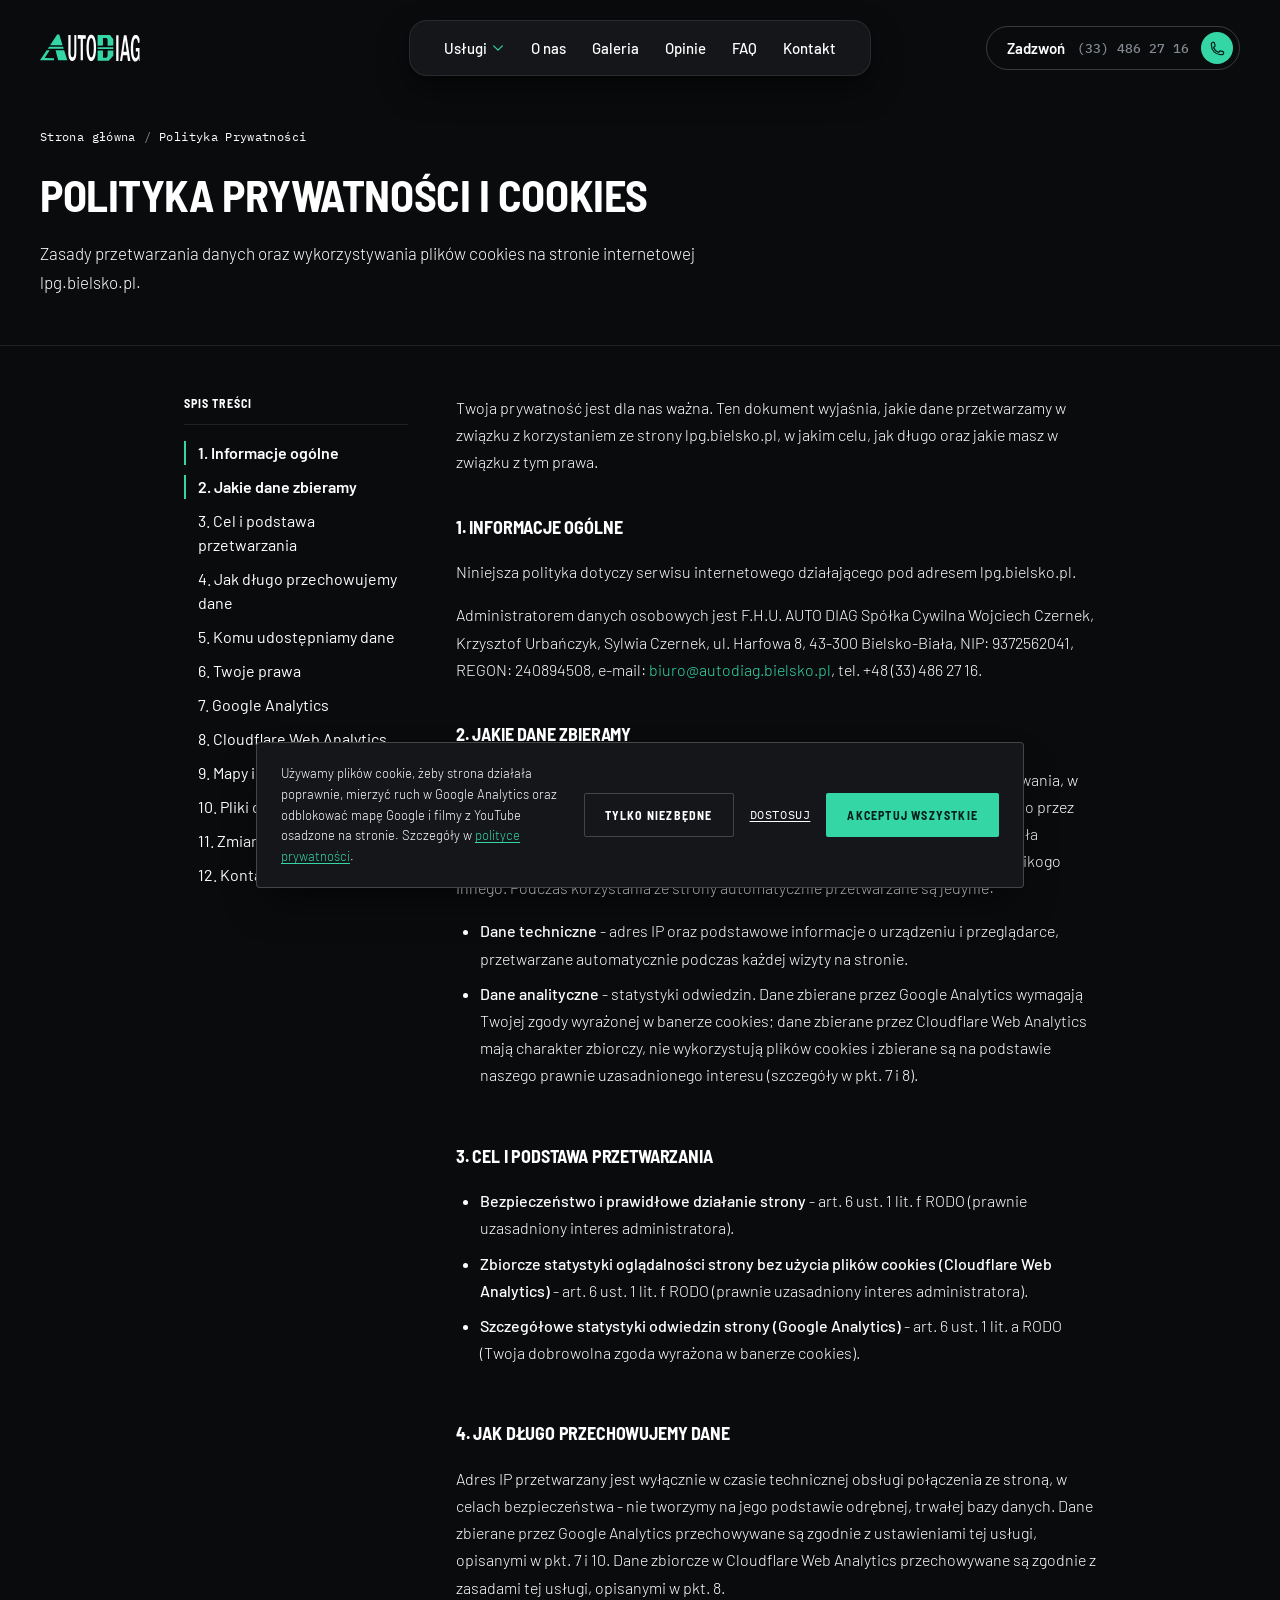
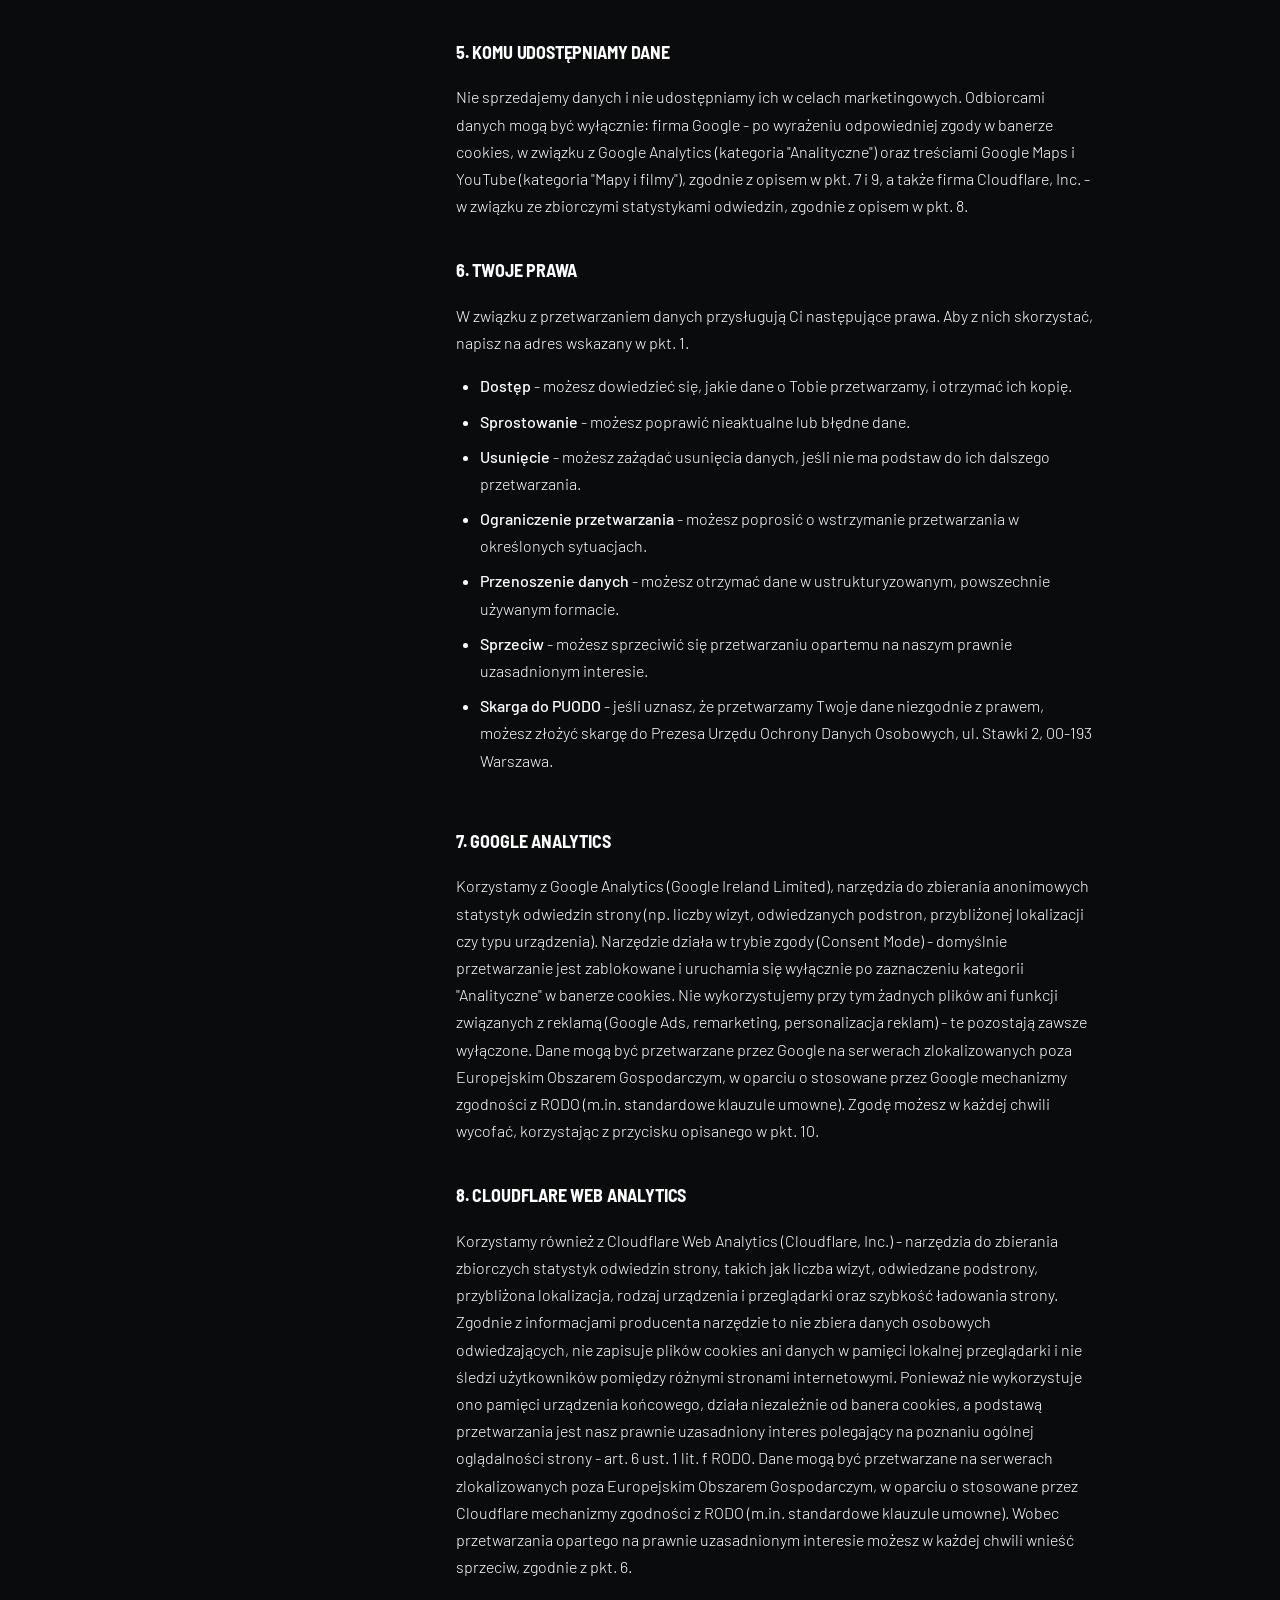
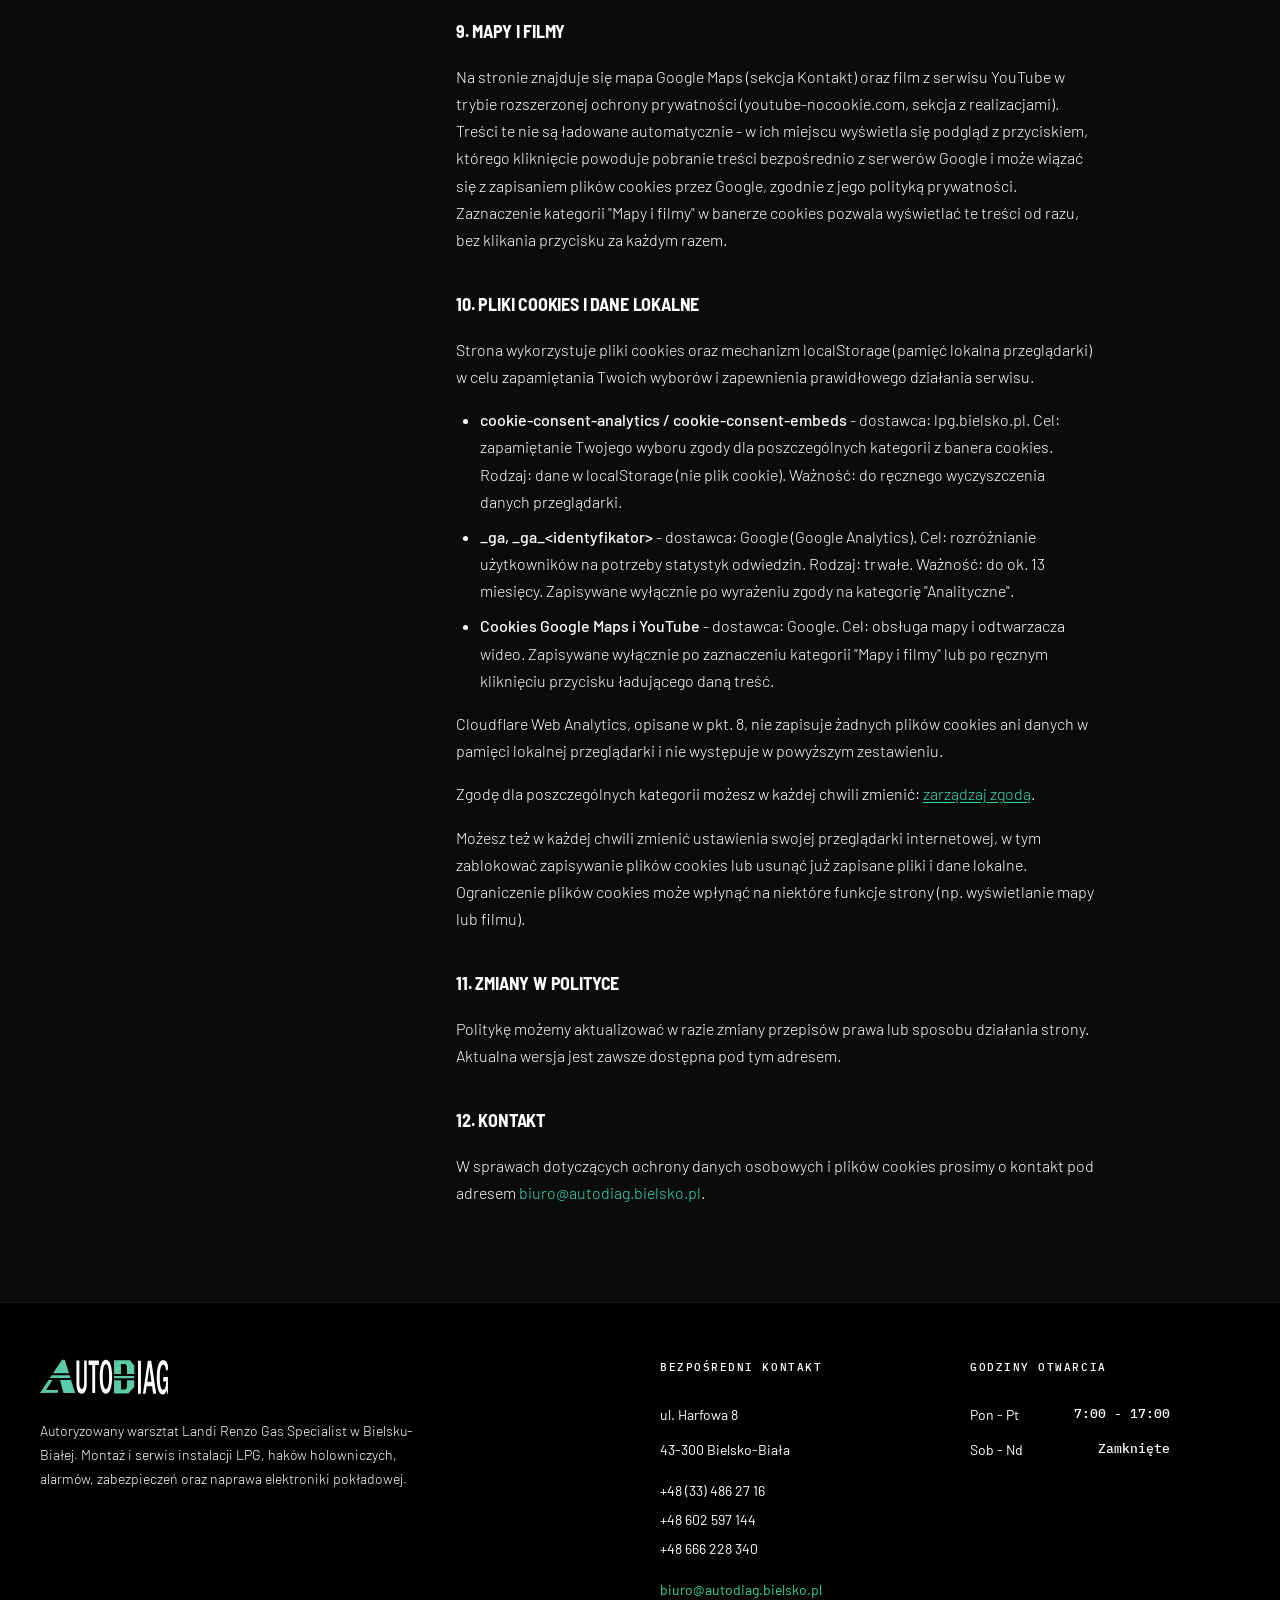
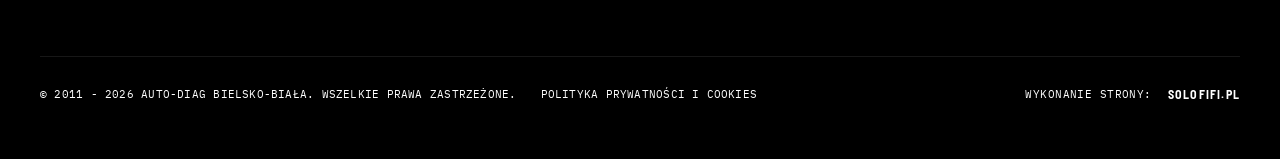
<file: polityka-prywatnosci.html>
<!DOCTYPE html>
<html lang="pl">
<head>
<script src="js/ga-init.js?v=50d5a978"></script>
<meta charset="UTF-8">
<meta name="viewport" content="width=device-width, initial-scale=1.0">
<title>Polityka Prywatności i Cookies - Auto Diag Bielsko-Biała</title>
<meta name="description" content="Polityka prywatności i cookies serwisu lpg.bielsko.pl - zasady przetwarzania danych, pliki cookies, Google Analytics i Google Maps w Auto Diag Bielsko-Biała.">
<link rel="canonical" href="https://lpg.bielsko.pl/polityka-prywatnosci">

<meta property="og:type" content="website">
<meta property="og:site_name" content="Auto Diag Bielsko-Biała">
<meta property="og:title" content="Polityka Prywatności i Cookies - Auto Diag Bielsko-Biała">
<meta property="og:description" content="Polityka prywatności i cookies serwisu lpg.bielsko.pl - zasady przetwarzania danych, pliki cookies, Google Analytics i Google Maps w Auto Diag Bielsko-Biała.">
<meta property="og:url" content="https://lpg.bielsko.pl/polityka-prywatnosci">
<meta property="og:image" content="https://lpg.bielsko.pl/images/og/lpg-16x9.jpg">
<meta property="og:image:width" content="1200">
<meta property="og:image:height" content="630">
<meta property="og:image:alt" content="Instalacja LPG zamontowana w Toyocie V8 – warsztat Auto Diag Bielsko-Biała">
<meta property="og:locale" content="pl_PL">

<meta name="twitter:card" content="summary_large_image">
<meta name="twitter:title" content="Polityka Prywatności i Cookies - Auto Diag Bielsko-Biała">
<meta name="twitter:description" content="Polityka prywatności i cookies serwisu lpg.bielsko.pl - zasady przetwarzania danych, pliki cookies, Google Analytics i Google Maps w Auto Diag Bielsko-Biała.">
<meta name="twitter:image" content="https://lpg.bielsko.pl/images/og/lpg-16x9.jpg">

<link rel="icon" href="icons/favicon.ico" sizes="any">
<link rel="icon" href="icons/favicon-16x16.png" sizes="16x16" type="image/png">
<link rel="icon" href="icons/favicon-32x32.png" sizes="32x32" type="image/png">
<link rel="apple-touch-icon" href="icons/apple-touch-icon.png" sizes="180x180">
<link rel="manifest" href="icons/site.webmanifest">

<link rel="stylesheet" href="css/fonts.css?v=e96d44db">
<link rel="stylesheet" href="css/style.css?v=928affa5">

<script type="application/ld+json">
{
  "@context": "https://schema.org",
  "@type": "BreadcrumbList",
  "itemListElement": [
    { "@type": "ListItem", "position": 1, "name": "Strona główna", "item": "https://lpg.bielsko.pl/" },
    { "@type": "ListItem", "position": 2, "name": "Polityka Prywatności", "item": "https://lpg.bielsko.pl/polityka-prywatnosci" }
  ]
}
</script>
</head>
<body>

<nav class="site-header" id="siteHeader">
  <div class="site-header__inner">
    <a href="/" class="site-header__logo" id="logoLink">
      <svg class="brand-logo" viewBox="0 0 260 73.14" width="256" height="72" role="img" aria-label="Auto Diag Bielsko-Biała – logo"><path class="brand-logo__green" fill-rule="evenodd" d="M50.23 1.45 44.78 1.59 26.43 29.19 58.93 29.12ZM20.15 38.23 20.29 38.5 61.83 38.43 60.38 33.54 59.96 33.19 23.67 33.19ZM36.57 63.07 12.21 62.86 25.46 42.71 17.39 42.57 0 68.86 36.57 68.8ZM63 42.51 40.57 42.64 47.61 68.86 71.35 68.86ZM150.42 2.55 150.49 30.43 164.43 30.36 164.43 10.63 164.92 10.28 173.75 10.35 176.51 14.01 176.65 30.43 191.48 30.36 191.48 13.8 182.86 2.48ZM150.42 34.5 150.63 39.19 191.55 38.99 191.41 34.36ZM150.42 43.2 150.49 69.9 179.34 69.9 191.48 56.79 191.48 43.13 176.78 43.06 176.44 58.31 173.68 62.03 164.64 62.03 164.43 43.13Z" /><path class="brand-logo__white" fill-rule="evenodd" d="M74.32 2.9 73.97 3.17 73.97 51.27 74.25 55.27 74.52 56.44 74.52 57.13 75.35 61.2 76.18 63.69 77.08 65.62 78.73 67.97 80.18 69.21 82.46 70.31 84.11 70.59 85.36 70.52 87.08 70.04 89.15 68.86 90.6 67.35 91.5 66.1 92.39 64.38 93.64 60.79 94.53 56.1 94.88 51.2 94.88 3.17 94.67 2.97 90.12 2.9 89.7 3.17 89.7 47.4 89.43 53.13 88.87 56.03 88.32 57.75 87.77 58.79 87.08 59.76 86.39 60.38 85.7 60.72 84.6 60.86 83.7 60.65 82.8 60.1 81.91 59.13 81.35 58.17 80.53 55.68 79.97 51.41 79.97 3.45 79.9 3.11 79.56 2.9ZM99.02 2.9 98.6 3.11 98.54 3.52 98.6 12.21 98.95 12.35 105.92 12.35 106.19 12.77 106.19 68.59 106.47 68.86 111.78 68.86 112.06 68.52 112.06 12.97 112.13 12.63 112.68 12.28 119.3 12.35 119.65 12.14 119.65 3.17 119.44 2.97ZM132.83 1.66 131.79 1.93 130.21 2.69 129.03 3.59 127.79 4.9 125.93 7.87 123.93 13.18 122.82 17.87 122.82 18.49 122.27 21.18 122 24.56 121.72 26.08 121.44 30.57 121.44 40.85 122.06 49.27 122.82 54.44 123.65 58.17 125.17 62.72 126.76 65.97 128.76 68.52 130.41 69.69 131.59 70.24 133.17 70.59 134.42 70.59 135.8 70.31 136.69 69.97 138 69.21 139.18 68.24 140.63 66.45 141.45 65.14 142.35 63.34 143.46 60.45 144.84 55.34 145.87 48.09 146.35 40.99 146.42 33.47 145.94 24.7 145.11 18.29 143.66 12.28 142.35 8.69 141.39 6.76 139.66 4.35 138.28 3.11 136.07 1.93 134.97 1.66ZM133.73 10.7 134.97 10.9 135.73 11.32 136.62 12.14 137.94 14.56 138.56 16.42 139.11 18.56 139.66 21.87 140.21 27.6 140.42 33.6 140.42 38.85 140.21 43.82 139.66 49.96 139.11 53.06 138.21 56.31 137.11 58.79 136.56 59.62 135.87 60.31 135.24 60.72 134.42 61 133.38 61 132.76 60.79 131.59 59.96 130.62 58.58 129.38 55.55 128.83 53.55 128.27 50.23 127.72 45.2 127.45 39.61 127.45 32.78 127.72 26.63 128.27 21.67 128.83 18.29 129.65 15.32 131.04 12.56 132.28 11.25ZM199.42 3.59 199.14 3.73 199.07 4 199.07 70.18 199.35 70.38 204.8 70.38 205.01 70.24 205.01 3.8 204.73 3.59ZM219.36 3.59 219.15 3.73 218.94 4.35 218.6 7.25 218.32 8.28 218.32 9.04 217.22 15.73 216.94 18.56 216.11 23.18 216.05 24.43 215.01 30.57 214.18 37.05 211.77 52.3 211.42 55.55 210.59 60.31 209.21 70.18 209.42 70.38 213.84 70.45 214.53 70.18 215.22 66.04 216.6 55.75 216.8 55.48 227.43 55.41 227.71 55.62 227.98 56.93 228.33 60.51 229.71 70.18 230.33 70.45 235.78 70.38 235.92 69.83 235.64 68.59 235.09 64.03 234.26 59.41 232.88 49.06 232.05 44.51 231.78 41.88 230.95 37.26 230.67 34.43 229.02 24.36 227.36 12.28 227.09 11.32 225.98 3.86 225.64 3.59ZM222.32 16.84 222.53 17.25 223.29 24.29 224.39 31.26 224.39 32.09 226.4 45.82 226.19 46.09 218.46 46.16 218.05 45.96 217.98 45.54 219.08 38.64 219.36 35.95 219.63 34.85 219.91 31.74 221.29 22.84 222.05 17.11ZM250.55 2.42 248.82 2.48 247.72 2.76 245.23 4.21 243.99 5.45 242.68 7.18 241.02 10.56 239.64 14.56 238.2 21.87 237.64 26.15 237.16 35.05 237.16 41.06 237.71 49.68 238.26 54.03 239.64 60.72 241.16 64.93 242.34 67.35 243.3 68.8 245.44 70.87 246.89 71.62 248.06 71.97 250.48 71.9 252 71.42 252.96 70.8 254.41 69.35 255.24 68.24 256.27 66.24 256.89 64.52 257.1 64.31 257.31 64.31 257.52 64.65 257.65 66.1 258.48 70.18 258.96 70.52 259.93 70.45 259.93 36.78 250.55 36.78 250.34 36.99 250.27 43.26 250.41 45.61 255.93 45.68 256.2 45.96 255.65 53.41 255.03 56.37 254.48 58.1 253.65 59.89 252.89 61.07 251.79 62.1 250.62 62.58 249.37 62.58 248.27 62.1 247.03 60.86 246.13 59.34 245.3 57.27 244.75 55.34 244.2 52.17 243.65 47.54 243.37 43.13 243.3 34.98 243.44 30.22 243.92 24.5 244.75 19.25 245.58 16.42 246.48 14.42 247.51 12.83 248.27 12.08 248.89 11.73 249.65 11.52 250.55 11.52 251.72 11.87 252.27 12.28 253.03 13.18 254.48 15.94 255.31 18.63 255.93 22.91 256.14 23.46 256.76 23.39 259.93 22.01 259.93 12.49 259.65 12.21 258.27 8.42 256.96 6.28 256 5.11 254.82 4 252.62 2.76Z" /></svg>
    </a>

    <div class="site-header__nav">
      <div class="site-header__dropdown">
        <a href="/#uslugi" class="site-header__link site-header__dropdown-toggle" aria-haspopup="true" aria-expanded="false">
          Usługi
          <svg class="site-header__dropdown-icon" viewBox="0 0 24 24" fill="none" stroke="currentColor" stroke-width="2"><path stroke-linecap="round" stroke-linejoin="round" d="m19.5 8.25-7.5 7.5-7.5-7.5"/></svg>
        </a>
        <div class="site-header__dropdown-menu">
          <a href="/instalacje-lpg" class="site-header__dropdown-link">
            <span class="site-header__dropdown-tile"><svg viewBox="0 0 24 24" fill="none" stroke="currentColor" stroke-width="1.5" stroke-linecap="round" stroke-linejoin="round" aria-hidden="true"><path d="M4 20V5a2 2 0 0 1 2-2h6a2 2 0 0 1 2 2v15M3 20h12M4 9h10M14 8h2a2 2 0 0 1 2 2v6a1.5 1.5 0 0 0 3 0V8l-3-3"/></svg></span>
            <span class="site-header__dropdown-text"><span class="site-header__dropdown-title">Instalacje LPG</span><span class="site-header__dropdown-desc">Montaż i serwis instalacji gazowych</span></span>
          </a>
          <a href="/haki-holownicze" class="site-header__dropdown-link">
            <span class="site-header__dropdown-tile"><svg viewBox="0 0 24 24" fill="none" stroke="currentColor" stroke-width="1.5" stroke-linecap="round" stroke-linejoin="round" aria-hidden="true"><circle cx="17" cy="6" r="3"/><path d="M17 9v4a3 3 0 0 1-3 3H3M8 16v4M5 20h6"/></svg></span>
            <span class="site-header__dropdown-text"><span class="site-header__dropdown-title">Haki holownicze</span><span class="site-header__dropdown-desc">Stałe i wypinane, z homologacją E20</span></span>
          </a>
          <a href="/diagnostyka-komputerowa" class="site-header__dropdown-link">
            <span class="site-header__dropdown-tile"><svg viewBox="0 0 24 24" fill="none" stroke="currentColor" stroke-width="1.5" stroke-linecap="round" stroke-linejoin="round" aria-hidden="true"><rect x="3" y="4" width="18" height="13" rx="2"/><path d="M7 11h2l1.5-3 3 6 1.5-3h2M9 21h6M12 17v4"/></svg></span>
            <span class="site-header__dropdown-text"><span class="site-header__dropdown-title">Diagnostyka</span><span class="site-header__dropdown-desc">Odczyt błędów i analiza parametrów</span></span>
          </a>
          <a href="/elektronika-alarmy" class="site-header__dropdown-link">
            <span class="site-header__dropdown-tile"><svg viewBox="0 0 24 24" fill="none" stroke="currentColor" stroke-width="1.5" stroke-linecap="round" stroke-linejoin="round" aria-hidden="true"><path d="M12 3l7 3v5c0 4.5-3 8.3-7 10-4-1.7-7-5.5-7-10V6l7-3z"/><path d="M12.5 7.5 10 12h4l-2.5 4.5"/></svg></span>
            <span class="site-header__dropdown-text"><span class="site-header__dropdown-title">Elektronika i alarmy</span><span class="site-header__dropdown-desc">Alarmy, zabezpieczenia, elektronika</span></span>
          </a>
        </div>
      </div>
      <a href="/#o-nas" class="site-header__link">O nas</a>
      <a href="/galeria" class="site-header__link">Galeria</a>
      <a href="/#opinie" class="site-header__link">Opinie</a>
      <a href="/faq" class="site-header__link">FAQ</a>
      <a href="/#kontakt" class="site-header__link">Kontakt</a>
    </div>

    <a href="tel:+48334862716" class="site-header__cta">Zadzwoń<span class="site-header__cta-number">(33) 486 27 16</span><span class="site-header__cta-icon"><svg viewBox="0 0 24 24" fill="none" stroke="currentColor" stroke-width="2" aria-hidden="true"><path stroke-linecap="round" stroke-linejoin="round" d="M2.25 6.75c0 8.284 6.716 15 15 15h2.25a2.25 2.25 0 002.25-2.25v-1.372c0-.516-.351-.966-.852-1.091l-4.423-1.106c-.44-.11-.902.055-1.173.417l-.97 1.293c-.282.376-.769.542-1.21.38a12.035 12.035 0 01-7.143-7.143c-.162-.441.004-.928.38-1.21l1.293-.97c.363-.271.527-.734.417-1.173L6.963 3.102a1.125 1.125 0 00-1.091-.852H4.5A2.25 2.25 0 002.25 4.5v2.25z"/></svg></span></a>

    <div class="site-header__actions">
      <a href="tel:+48334862716" class="site-header__call" aria-label="Zadzwoń: +48 (33) 486 27 16"><svg viewBox="0 0 24 24" fill="none" stroke="currentColor" stroke-width="1.5" aria-hidden="true"><path stroke-linecap="round" stroke-linejoin="round" d="M2.25 6.75c0 8.284 6.716 15 15 15h2.25a2.25 2.25 0 002.25-2.25v-1.372c0-.516-.351-.966-.852-1.091l-4.423-1.106c-.44-.11-.902.055-1.173.417l-.97 1.293c-.282.376-.769.542-1.21.38a12.035 12.035 0 01-7.143-7.143c-.162-.441.004-.928.38-1.21l1.293-.97c.363-.271.527-.734.417-1.173L6.963 3.102a1.125 1.125 0 00-1.091-.852H4.5A2.25 2.25 0 002.25 4.5v2.25z"/></svg></a>
      <button class="site-header__burger" id="burgerBtn" aria-label="Menu" aria-expanded="false" aria-controls="mobileMenu">
        <span class="site-header__burger-line"></span>
        <span class="site-header__burger-line"></span>
        <span class="site-header__burger-line"></span>
      </button>
    </div>
  </div>

  <div class="site-header__mobile" id="mobileMenu">
    <div class="site-header__mobile-inner">
      <div class="site-header__mobile-item site-header__mobile-group">
        <button type="button" class="site-header__mobile-link site-header__mobile-toggle" aria-expanded="false" aria-controls="mobileServices">
          Usługi
          <svg class="site-header__mobile-chevron" viewBox="0 0 24 24" fill="none" stroke="currentColor" stroke-width="2" aria-hidden="true"><path stroke-linecap="round" stroke-linejoin="round" d="m19.5 8.25-7.5 7.5-7.5-7.5"/></svg>
        </button>
        <div class="site-header__mobile-sub" id="mobileServices">
          <div class="site-header__mobile-sub-inner">
            <a href="/instalacje-lpg" class="site-header__mobile-sublink"><span class="site-header__dropdown-tile"><svg viewBox="0 0 24 24" fill="none" stroke="currentColor" stroke-width="1.5" stroke-linecap="round" stroke-linejoin="round" aria-hidden="true"><path d="M4 20V5a2 2 0 0 1 2-2h6a2 2 0 0 1 2 2v15M3 20h12M4 9h10M14 8h2a2 2 0 0 1 2 2v6a1.5 1.5 0 0 0 3 0V8l-3-3"/></svg></span>Instalacje LPG</a>
            <a href="/haki-holownicze" class="site-header__mobile-sublink"><span class="site-header__dropdown-tile"><svg viewBox="0 0 24 24" fill="none" stroke="currentColor" stroke-width="1.5" stroke-linecap="round" stroke-linejoin="round" aria-hidden="true"><circle cx="17" cy="6" r="3"/><path d="M17 9v4a3 3 0 0 1-3 3H3M8 16v4M5 20h6"/></svg></span>Haki holownicze</a>
            <a href="/diagnostyka-komputerowa" class="site-header__mobile-sublink"><span class="site-header__dropdown-tile"><svg viewBox="0 0 24 24" fill="none" stroke="currentColor" stroke-width="1.5" stroke-linecap="round" stroke-linejoin="round" aria-hidden="true"><rect x="3" y="4" width="18" height="13" rx="2"/><path d="M7 11h2l1.5-3 3 6 1.5-3h2M9 21h6M12 17v4"/></svg></span>Diagnostyka</a>
            <a href="/elektronika-alarmy" class="site-header__mobile-sublink"><span class="site-header__dropdown-tile"><svg viewBox="0 0 24 24" fill="none" stroke="currentColor" stroke-width="1.5" stroke-linecap="round" stroke-linejoin="round" aria-hidden="true"><path d="M12 3l7 3v5c0 4.5-3 8.3-7 10-4-1.7-7-5.5-7-10V6l7-3z"/><path d="M12.5 7.5 10 12h4l-2.5 4.5"/></svg></span>Elektronika i alarmy</a>
          </div>
        </div>
      </div>
      <a href="/#o-nas" class="site-header__mobile-item site-header__mobile-link">O nas</a>
      <a href="/galeria" class="site-header__mobile-item site-header__mobile-link">Galeria</a>
      <a href="/#opinie" class="site-header__mobile-item site-header__mobile-link">Opinie</a>
      <a href="/faq" class="site-header__mobile-item site-header__mobile-link">FAQ</a>
      <a href="/#kontakt" class="site-header__mobile-item site-header__mobile-link">Kontakt</a>

      <div class="site-header__mobile-calls">
        <p class="site-header__mobile-calls-label">Zadzwoń do nas</p>
        <a href="tel:+48334862716" class="site-header__mobile-call site-header__mobile-call--primary"><svg viewBox="0 0 24 24" fill="none" stroke="currentColor" stroke-width="2"><path stroke-linecap="round" stroke-linejoin="round" d="M2.25 6.75c0 8.284 6.716 15 15 15h2.25a2.25 2.25 0 002.25-2.25v-1.372c0-.516-.351-.966-.852-1.091l-4.423-1.106c-.44-.11-.902.055-1.173.417l-.97 1.293c-.282.376-.769.542-1.21.38a12.035 12.035 0 01-7.143-7.143c-.162-.441.004-.928.38-1.21l1.293-.97c.363-.271.527-.734.417-1.173L6.963 3.102a1.125 1.125 0 00-1.091-.852H4.5A2.25 2.25 0 002.25 4.5v2.25z"/></svg> +48 (33) 486 27 16</a>
        <a href="tel:+48602597144" class="site-header__mobile-call"><svg viewBox="0 0 24 24" fill="none" stroke="currentColor" stroke-width="2"><path stroke-linecap="round" stroke-linejoin="round" d="M2.25 6.75c0 8.284 6.716 15 15 15h2.25a2.25 2.25 0 002.25-2.25v-1.372c0-.516-.351-.966-.852-1.091l-4.423-1.106c-.44-.11-.902.055-1.173.417l-.97 1.293c-.282.376-.769.542-1.21.38a12.035 12.035 0 01-7.143-7.143c-.162-.441.004-.928.38-1.21l1.293-.97c.363-.271.527-.734.417-1.173L6.963 3.102a1.125 1.125 0 00-1.091-.852H4.5A2.25 2.25 0 002.25 4.5v2.25z"/></svg> +48 602 597 144</a>
        <a href="tel:+48666228340" class="site-header__mobile-call"><svg viewBox="0 0 24 24" fill="none" stroke="currentColor" stroke-width="2"><path stroke-linecap="round" stroke-linejoin="round" d="M2.25 6.75c0 8.284 6.716 15 15 15h2.25a2.25 2.25 0 002.25-2.25v-1.372c0-.516-.351-.966-.852-1.091l-4.423-1.106c-.44-.11-.902.055-1.173.417l-.97 1.293c-.282.376-.769.542-1.21.38a12.035 12.035 0 01-7.143-7.143c-.162-.441.004-.928.38-1.21l1.293-.97c.363-.271.527-.734.417-1.173L6.963 3.102a1.125 1.125 0 00-1.091-.852H4.5A2.25 2.25 0 002.25 4.5v2.25z"/></svg> +48 666 228 340</a>
      </div>
    </div>
  </div>
</nav>

<main id="top">

<section class="page-hero">
  <div class="container">
    <nav class="breadcrumbs" aria-label="Okruszki nawigacyjne">
      <a href="/">Strona główna</a>
      <span class="breadcrumbs__sep">/</span>
      <span class="breadcrumbs__current">Polityka Prywatności</span>
    </nav>
    <h1 class="page-hero__title">Polityka Prywatności i Cookies</h1>
    <p class="page-hero__lead">
      Zasady przetwarzania danych oraz wykorzystywania plików cookies na stronie internetowej lpg.bielsko.pl.
    </p>
  </div>
</section>

<section class="policy">
  <div class="container container--narrow">
    <div class="policy-layout">
      <aside class="policy-toc" aria-label="Spis treści">
        <p class="policy-toc__label">Spis treści</p>
        <ul class="policy-toc__list">
          <li><a href="#informacje-ogolne">1. Informacje ogólne</a></li>
          <li><a href="#jakie-dane-zbieramy">2. Jakie dane zbieramy</a></li>
          <li><a href="#cel-i-podstawa">3. Cel i podstawa przetwarzania</a></li>
          <li><a href="#jak-dlugo">4. Jak długo przechowujemy dane</a></li>
          <li><a href="#komu-udostepniamy">5. Komu udostępniamy dane</a></li>
          <li><a href="#twoje-prawa">6. Twoje prawa</a></li>
          <li><a href="#google-analytics">7. Google Analytics</a></li>
          <li><a href="#cloudflare">8. Cloudflare Web Analytics</a></li>
          <li><a href="#mapy-i-filmy">9. Mapy i filmy</a></li>
          <li><a href="#cookies">10. Pliki cookies i dane lokalne</a></li>
          <li><a href="#zmiany">11. Zmiany w polityce</a></li>
          <li><a href="#kontakt">12. Kontakt</a></li>
        </ul>
      </aside>

      <div class="policy-content">
      <p>Twoja prywatność jest dla nas ważna. Ten dokument wyjaśnia, jakie dane przetwarzamy w związku z korzystaniem ze strony lpg.bielsko.pl, w jakim celu, jak długo oraz jakie masz w związku z tym prawa.</p>

      <div id="informacje-ogolne">
        <h3>1. Informacje ogólne</h3>
        <p>Niniejsza polityka dotyczy serwisu internetowego działającego pod adresem lpg.bielsko.pl.</p>
        <p>Administratorem danych osobowych jest F.H.U. AUTO DIAG Spółka Cywilna Wojciech Czernek, Krzysztof Urbańczyk, Sylwia Czernek, ul. Harfowa 8, 43-300 Bielsko-Biała, NIP: 9372562041, REGON: 240894508, e-mail: <a href="mailto:biuro@autodiag.bielsko.pl">biuro@autodiag.bielsko.pl</a>, tel. +48 (33) 486 27 16.</p>
      </div>

      <div id="jakie-dane-zbieramy">
        <h3>2. Jakie dane zbieramy</h3>
        <p>Strona nie posiada formularzy kontaktowych ani mechanizmów rejestracji czy logowania, w związku z czym nie zbieramy przez nią danych osobowych podawanych bezpośrednio przez użytkownika. Kalkulator opłacalności LPG dostępny na stronie "Instalacje LPG" działa wyłącznie lokalnie w przeglądarce i nie przesyła wpisanych wartości do nas ani do nikogo innego. Podczas korzystania ze strony automatycznie przetwarzane są jedynie:</p>
        <ul>
          <li><span>Dane techniczne</span> - adres IP oraz podstawowe informacje o urządzeniu i przeglądarce, przetwarzane automatycznie podczas każdej wizyty na stronie.</li>
          <li><span>Dane analityczne</span> - statystyki odwiedzin. Dane zbierane przez Google Analytics wymagają Twojej zgody wyrażonej w banerze cookies; dane zbierane przez Cloudflare Web Analytics mają charakter zbiorczy, nie wykorzystują plików cookies i zbierane są na podstawie naszego prawnie uzasadnionego interesu (szczegóły w pkt. 7 i 8).</li>
        </ul>
      </div>

      <div id="cel-i-podstawa">
        <h3>3. Cel i podstawa przetwarzania</h3>
        <ul>
          <li><span>Bezpieczeństwo i prawidłowe działanie strony</span> - art. 6 ust. 1 lit. f RODO (prawnie uzasadniony interes administratora).</li>
          <li><span>Zbiorcze statystyki oglądalności strony bez użycia plików cookies (Cloudflare Web Analytics)</span> - art. 6 ust. 1 lit. f RODO (prawnie uzasadniony interes administratora).</li>
          <li><span>Szczegółowe statystyki odwiedzin strony (Google Analytics)</span> - art. 6 ust. 1 lit. a RODO (Twoja dobrowolna zgoda wyrażona w banerze cookies).</li>
        </ul>
      </div>

      <div id="jak-dlugo">
        <h3>4. Jak długo przechowujemy dane</h3>
        <p>Adres IP przetwarzany jest wyłącznie w czasie technicznej obsługi połączenia ze stroną, w celach bezpieczeństwa - nie tworzymy na jego podstawie odrębnej, trwałej bazy danych. Dane zbierane przez Google Analytics przechowywane są zgodnie z ustawieniami tej usługi, opisanymi w pkt. 7 i 10. Dane zbiorcze w Cloudflare Web Analytics przechowywane są zgodnie z zasadami tej usługi, opisanymi w pkt. 8.</p>
      </div>

      <div id="komu-udostepniamy">
        <h3>5. Komu udostępniamy dane</h3>
        <p>Nie sprzedajemy danych i nie udostępniamy ich w celach marketingowych. Odbiorcami danych mogą być wyłącznie: firma Google - po wyrażeniu odpowiedniej zgody w banerze cookies, w związku z Google Analytics (kategoria "Analityczne") oraz treściami Google Maps i YouTube (kategoria "Mapy i filmy"), zgodnie z opisem w pkt. 7 i 9, a także firma Cloudflare, Inc. - w związku ze zbiorczymi statystykami odwiedzin, zgodnie z opisem w pkt. 8.</p>
      </div>

      <div id="twoje-prawa">
        <h3>6. Twoje prawa</h3>
        <p>W związku z przetwarzaniem danych przysługują Ci następujące prawa. Aby z nich skorzystać, napisz na adres wskazany w pkt. 1.</p>
        <ul>
          <li><span>Dostęp</span> - możesz dowiedzieć się, jakie dane o Tobie przetwarzamy, i otrzymać ich kopię.</li>
          <li><span>Sprostowanie</span> - możesz poprawić nieaktualne lub błędne dane.</li>
          <li><span>Usunięcie</span> - możesz zażądać usunięcia danych, jeśli nie ma podstaw do ich dalszego przetwarzania.</li>
          <li><span>Ograniczenie przetwarzania</span> - możesz poprosić o wstrzymanie przetwarzania w określonych sytuacjach.</li>
          <li><span>Przenoszenie danych</span> - możesz otrzymać dane w ustrukturyzowanym, powszechnie używanym formacie.</li>
          <li><span>Sprzeciw</span> - możesz sprzeciwić się przetwarzaniu opartemu na naszym prawnie uzasadnionym interesie.</li>
          <li><span>Skarga do PUODO</span> - jeśli uznasz, że przetwarzamy Twoje dane niezgodnie z prawem, możesz złożyć skargę do Prezesa Urzędu Ochrony Danych Osobowych, ul. Stawki 2, 00-193 Warszawa.</li>
        </ul>
      </div>

      <div id="google-analytics">
        <h3>7. Google Analytics</h3>
        <p>Korzystamy z Google Analytics (Google Ireland Limited), narzędzia do zbierania anonimowych statystyk odwiedzin strony (np. liczby wizyt, odwiedzanych podstron, przybliżonej lokalizacji czy typu urządzenia). Narzędzie działa w trybie zgody (Consent Mode) - domyślnie przetwarzanie jest zablokowane i uruchamia się wyłącznie po zaznaczeniu kategorii "Analityczne" w banerze cookies. Nie wykorzystujemy przy tym żadnych plików ani funkcji związanych z reklamą (Google Ads, remarketing, personalizacja reklam) - te pozostają zawsze wyłączone. Dane mogą być przetwarzane przez Google na serwerach zlokalizowanych poza Europejskim Obszarem Gospodarczym, w oparciu o stosowane przez Google mechanizmy zgodności z RODO (m.in. standardowe klauzule umowne). Zgodę możesz w każdej chwili wycofać, korzystając z przycisku opisanego w pkt. 10.</p>
      </div>

      <div id="cloudflare">
        <h3>8. Cloudflare Web Analytics</h3>
        <p>Korzystamy również z Cloudflare Web Analytics (Cloudflare, Inc.) - narzędzia do zbierania zbiorczych statystyk odwiedzin strony, takich jak liczba wizyt, odwiedzane podstrony, przybliżona lokalizacja, rodzaj urządzenia i przeglądarki oraz szybkość ładowania strony. Zgodnie z informacjami producenta narzędzie to nie zbiera danych osobowych odwiedzających, nie zapisuje plików cookies ani danych w pamięci lokalnej przeglądarki i nie śledzi użytkowników pomiędzy różnymi stronami internetowymi. Ponieważ nie wykorzystuje ono pamięci urządzenia końcowego, działa niezależnie od banera cookies, a podstawą przetwarzania jest nasz prawnie uzasadniony interes polegający na poznaniu ogólnej oglądalności strony - art. 6 ust. 1 lit. f RODO. Dane mogą być przetwarzane na serwerach zlokalizowanych poza Europejskim Obszarem Gospodarczym, w oparciu o stosowane przez Cloudflare mechanizmy zgodności z RODO (m.in. standardowe klauzule umowne). Wobec przetwarzania opartego na prawnie uzasadnionym interesie możesz w każdej chwili wnieść sprzeciw, zgodnie z pkt. 6.</p>
      </div>

      <div id="mapy-i-filmy">
        <h3>9. Mapy i filmy</h3>
        <p>Na stronie znajduje się mapa Google Maps (sekcja Kontakt) oraz film z serwisu YouTube w trybie rozszerzonej ochrony prywatności (youtube-nocookie.com, sekcja z realizacjami). Treści te nie są ładowane automatycznie - w ich miejscu wyświetla się podgląd z przyciskiem, którego kliknięcie powoduje pobranie treści bezpośrednio z serwerów Google i może wiązać się z zapisaniem plików cookies przez Google, zgodnie z jego polityką prywatności. Zaznaczenie kategorii "Mapy i filmy" w banerze cookies pozwala wyświetlać te treści od razu, bez klikania przycisku za każdym razem.</p>
      </div>

      <div id="cookies">
        <h3>10. Pliki cookies i dane lokalne</h3>
        <p>Strona wykorzystuje pliki cookies oraz mechanizm localStorage (pamięć lokalna przeglądarki) w celu zapamiętania Twoich wyborów i zapewnienia prawidłowego działania serwisu.</p>
        <ul>
          <li><span>cookie-consent-analytics / cookie-consent-embeds</span> - dostawca: lpg.bielsko.pl. Cel: zapamiętanie Twojego wyboru zgody dla poszczególnych kategorii z banera cookies. Rodzaj: dane w localStorage (nie plik cookie). Ważność: do ręcznego wyczyszczenia danych przeglądarki.</li>
          <li><span>_ga, _ga_&lt;identyfikator&gt;</span> - dostawca: Google (Google Analytics). Cel: rozróżnianie użytkowników na potrzeby statystyk odwiedzin. Rodzaj: trwałe. Ważność: do ok. 13 miesięcy. Zapisywane wyłącznie po wyrażeniu zgody na kategorię "Analityczne".</li>
          <li><span>Cookies Google Maps i YouTube</span> - dostawca: Google. Cel: obsługa mapy i odtwarzacza wideo. Zapisywane wyłącznie po zaznaczeniu kategorii "Mapy i filmy" lub po ręcznym kliknięciu przycisku ładującego daną treść.</li>
        </ul>
        <p>Cloudflare Web Analytics, opisane w pkt. 8, nie zapisuje żadnych plików cookies ani danych w pamięci lokalnej przeglądarki i nie występuje w powyższym zestawieniu.</p>
        <p>Zgodę dla poszczególnych kategorii możesz w każdej chwili zmienić: <button type="button" id="cookieConsentManageBtn" class="policy-content-btn">zarządzaj zgodą</button>.</p>
        <p>Możesz też w każdej chwili zmienić ustawienia swojej przeglądarki internetowej, w tym zablokować zapisywanie plików cookies lub usunąć już zapisane pliki i dane lokalne. Ograniczenie plików cookies może wpłynąć na niektóre funkcje strony (np. wyświetlanie mapy lub filmu).</p>
      </div>

      <div id="zmiany">
        <h3>11. Zmiany w polityce</h3>
        <p>Politykę możemy aktualizować w razie zmiany przepisów prawa lub sposobu działania strony. Aktualna wersja jest zawsze dostępna pod tym adresem.</p>
      </div>

      <div id="kontakt">
        <h3>12. Kontakt</h3>
        <p>W sprawach dotyczących ochrony danych osobowych i plików cookies prosimy o kontakt pod adresem <a href="mailto:biuro@autodiag.bielsko.pl">biuro@autodiag.bielsko.pl</a>.</p>
      </div>
      </div>
    </div>
  </div>
</section>

</main>

<footer class="site-footer">
  <div class="container">
    <div class="site-footer__grid">
      <div class="site-footer__brand">
        <svg class="brand-logo" viewBox="0 0 260 73.14" width="256" height="72" role="img" aria-label="Auto Diag Bielsko-Biała – logo"><path class="brand-logo__green" fill-rule="evenodd" d="M50.23 1.45 44.78 1.59 26.43 29.19 58.93 29.12ZM20.15 38.23 20.29 38.5 61.83 38.43 60.38 33.54 59.96 33.19 23.67 33.19ZM36.57 63.07 12.21 62.86 25.46 42.71 17.39 42.57 0 68.86 36.57 68.8ZM63 42.51 40.57 42.64 47.61 68.86 71.35 68.86ZM150.42 2.55 150.49 30.43 164.43 30.36 164.43 10.63 164.92 10.28 173.75 10.35 176.51 14.01 176.65 30.43 191.48 30.36 191.48 13.8 182.86 2.48ZM150.42 34.5 150.63 39.19 191.55 38.99 191.41 34.36ZM150.42 43.2 150.49 69.9 179.34 69.9 191.48 56.79 191.48 43.13 176.78 43.06 176.44 58.31 173.68 62.03 164.64 62.03 164.43 43.13Z" /><path class="brand-logo__white" fill-rule="evenodd" d="M74.32 2.9 73.97 3.17 73.97 51.27 74.25 55.27 74.52 56.44 74.52 57.13 75.35 61.2 76.18 63.69 77.08 65.62 78.73 67.97 80.18 69.21 82.46 70.31 84.11 70.59 85.36 70.52 87.08 70.04 89.15 68.86 90.6 67.35 91.5 66.1 92.39 64.38 93.64 60.79 94.53 56.1 94.88 51.2 94.88 3.17 94.67 2.97 90.12 2.9 89.7 3.17 89.7 47.4 89.43 53.13 88.87 56.03 88.32 57.75 87.77 58.79 87.08 59.76 86.39 60.38 85.7 60.72 84.6 60.86 83.7 60.65 82.8 60.1 81.91 59.13 81.35 58.17 80.53 55.68 79.97 51.41 79.97 3.45 79.9 3.11 79.56 2.9ZM99.02 2.9 98.6 3.11 98.54 3.52 98.6 12.21 98.95 12.35 105.92 12.35 106.19 12.77 106.19 68.59 106.47 68.86 111.78 68.86 112.06 68.52 112.06 12.97 112.13 12.63 112.68 12.28 119.3 12.35 119.65 12.14 119.65 3.17 119.44 2.97ZM132.83 1.66 131.79 1.93 130.21 2.69 129.03 3.59 127.79 4.9 125.93 7.87 123.93 13.18 122.82 17.87 122.82 18.49 122.27 21.18 122 24.56 121.72 26.08 121.44 30.57 121.44 40.85 122.06 49.27 122.82 54.44 123.65 58.17 125.17 62.72 126.76 65.97 128.76 68.52 130.41 69.69 131.59 70.24 133.17 70.59 134.42 70.59 135.8 70.31 136.69 69.97 138 69.21 139.18 68.24 140.63 66.45 141.45 65.14 142.35 63.34 143.46 60.45 144.84 55.34 145.87 48.09 146.35 40.99 146.42 33.47 145.94 24.7 145.11 18.29 143.66 12.28 142.35 8.69 141.39 6.76 139.66 4.35 138.28 3.11 136.07 1.93 134.97 1.66ZM133.73 10.7 134.97 10.9 135.73 11.32 136.62 12.14 137.94 14.56 138.56 16.42 139.11 18.56 139.66 21.87 140.21 27.6 140.42 33.6 140.42 38.85 140.21 43.82 139.66 49.96 139.11 53.06 138.21 56.31 137.11 58.79 136.56 59.62 135.87 60.31 135.24 60.72 134.42 61 133.38 61 132.76 60.79 131.59 59.96 130.62 58.58 129.38 55.55 128.83 53.55 128.27 50.23 127.72 45.2 127.45 39.61 127.45 32.78 127.72 26.63 128.27 21.67 128.83 18.29 129.65 15.32 131.04 12.56 132.28 11.25ZM199.42 3.59 199.14 3.73 199.07 4 199.07 70.18 199.35 70.38 204.8 70.38 205.01 70.24 205.01 3.8 204.73 3.59ZM219.36 3.59 219.15 3.73 218.94 4.35 218.6 7.25 218.32 8.28 218.32 9.04 217.22 15.73 216.94 18.56 216.11 23.18 216.05 24.43 215.01 30.57 214.18 37.05 211.77 52.3 211.42 55.55 210.59 60.31 209.21 70.18 209.42 70.38 213.84 70.45 214.53 70.18 215.22 66.04 216.6 55.75 216.8 55.48 227.43 55.41 227.71 55.62 227.98 56.93 228.33 60.51 229.71 70.18 230.33 70.45 235.78 70.38 235.92 69.83 235.64 68.59 235.09 64.03 234.26 59.41 232.88 49.06 232.05 44.51 231.78 41.88 230.95 37.26 230.67 34.43 229.02 24.36 227.36 12.28 227.09 11.32 225.98 3.86 225.64 3.59ZM222.32 16.84 222.53 17.25 223.29 24.29 224.39 31.26 224.39 32.09 226.4 45.82 226.19 46.09 218.46 46.16 218.05 45.96 217.98 45.54 219.08 38.64 219.36 35.95 219.63 34.85 219.91 31.74 221.29 22.84 222.05 17.11ZM250.55 2.42 248.82 2.48 247.72 2.76 245.23 4.21 243.99 5.45 242.68 7.18 241.02 10.56 239.64 14.56 238.2 21.87 237.64 26.15 237.16 35.05 237.16 41.06 237.71 49.68 238.26 54.03 239.64 60.72 241.16 64.93 242.34 67.35 243.3 68.8 245.44 70.87 246.89 71.62 248.06 71.97 250.48 71.9 252 71.42 252.96 70.8 254.41 69.35 255.24 68.24 256.27 66.24 256.89 64.52 257.1 64.31 257.31 64.31 257.52 64.65 257.65 66.1 258.48 70.18 258.96 70.52 259.93 70.45 259.93 36.78 250.55 36.78 250.34 36.99 250.27 43.26 250.41 45.61 255.93 45.68 256.2 45.96 255.65 53.41 255.03 56.37 254.48 58.1 253.65 59.89 252.89 61.07 251.79 62.1 250.62 62.58 249.37 62.58 248.27 62.1 247.03 60.86 246.13 59.34 245.3 57.27 244.75 55.34 244.2 52.17 243.65 47.54 243.37 43.13 243.3 34.98 243.44 30.22 243.92 24.5 244.75 19.25 245.58 16.42 246.48 14.42 247.51 12.83 248.27 12.08 248.89 11.73 249.65 11.52 250.55 11.52 251.72 11.87 252.27 12.28 253.03 13.18 254.48 15.94 255.31 18.63 255.93 22.91 256.14 23.46 256.76 23.39 259.93 22.01 259.93 12.49 259.65 12.21 258.27 8.42 256.96 6.28 256 5.11 254.82 4 252.62 2.76Z" /></svg>
        <p>Autoryzowany warsztat Landi Renzo Gas Specialist w Bielsku-Białej. Montaż i serwis instalacji LPG, haków holowniczych, alarmów, zabezpieczeń oraz naprawa elektroniki pokładowej.</p>
      </div>

      <div>
        <h4 class="site-footer__heading">Bezpośredni Kontakt</h4>
        <ul class="site-footer__list">
          <li>ul. Harfowa 8</li>
          <li>43-300 Bielsko-Biała</li>
          <li class="site-footer__list-gap">
            <a href="tel:+48334862716" class="site-footer__phone--primary">+48 (33) 486 27 16</a>
            <a href="tel:+48602597144" class="site-footer__phone--secondary">+48 602 597 144</a>
            <a href="tel:+48666228340" class="site-footer__phone--secondary">+48 666 228 340</a>
          </li>
          <li class="site-footer__list-gap"><a href="mailto:biuro@autodiag.bielsko.pl">biuro@autodiag.bielsko.pl</a></li>
        </ul>
      </div>

      <div>
        <h4 class="site-footer__heading">Godziny otwarcia</h4>
        <ul class="site-footer__hours">
          <li><span>Pon - Pt</span><span>7:00 - 17:00</span></li>
          <li><span>Sob - Nd</span><span>Zamknięte</span></li>
        </ul>
      </div>
    </div>

    <div class="site-footer__bottom">
      <div class="site-footer__bottom-left">
        <p>© <span id="currentYear"></span> AUTO-DIAG Bielsko-Biała. Wszelkie prawa zastrzeżone.</p>
        <a href="/polityka-prywatnosci" class="site-footer__privacy-btn">Polityka prywatności i cookies</a>
      </div>
      <div class="site-footer__credit">
        <span>Wykonanie strony:</span>
        <a href="https://solofifi.pl" target="_blank" rel="noopener noreferrer">solofifi.pl</a>
      </div>
    </div>
  </div>
</footer>

<div class="cookie-consent" id="cookieConsent" role="dialog" aria-live="polite" aria-label="Zgoda na pliki cookie">
  <div class="cookie-consent__panel">
    <div class="cookie-consent__row">
      <p class="cookie-consent__text">
        Używamy plików cookie, żeby strona działała poprawnie, mierzyć ruch w Google Analytics oraz odblokować mapę Google i filmy z YouTube osadzone na stronie. Szczegóły w <a href="/polityka-prywatnosci" class="cookie-consent__link">polityce prywatności</a>.
      </p>
      <div class="cookie-consent__actions">
        <button type="button" id="cookieConsentReject" class="btn btn--outline cookie-consent__btn">Tylko niezbędne</button>
        <button type="button" id="cookieConsentToggle" class="cookie-consent__toggle" aria-expanded="false" aria-controls="cookieConsentOptions">Dostosuj</button>
        <button type="button" id="cookieConsentAccept" class="btn btn--primary cookie-consent__btn">Akceptuj wszystkie</button>
      </div>
    </div>

    <div class="cookie-consent__options" id="cookieConsentOptions" hidden>
      <label class="cookie-consent__option">
        <input type="checkbox" checked disabled>
        <span>
          <strong>Niezbędne</strong>
          <small>Zapamiętują Twój wybór zgody. Zawsze aktywne - bez nich baner pojawiałby się przy każdej wizycie.</small>
        </span>
      </label>
      <label class="cookie-consent__option">
        <input type="checkbox" id="cookieConsentAnalytics">
        <span>
          <strong>Analityczne</strong>
          <small>Google Analytics - anonimowe statystyki odwiedzin strony.</small>
        </span>
      </label>
      <label class="cookie-consent__option">
        <input type="checkbox" id="cookieConsentEmbeds">
        <span>
          <strong>Mapy i filmy</strong>
          <small>Odblokowują mapę Google (sekcja Kontakt) oraz filmy z YouTube (sekcja Realizacja).</small>
        </span>
      </label>
      <button type="button" id="cookieConsentSave" class="btn btn--outline cookie-consent__btn cookie-consent__save">Zapisz wybór</button>
    </div>
  </div>
</div>

<script src="js/main.js?v=01be3f6e"></script>
<script src="js/consent.js?v=1b55cb41"></script>
<script src="js/tracking.js?v=b3a6cda3"></script>
<script src="js/policy-toc.js?v=c177a640"></script>
<!-- Cloudflare Web Analytics --><script type="module" src="https://static.cloudflareinsights.com/beacon.min.js" data-cf-beacon='{"token": "d187a69e90bf447f9bc49c163aadb749"}'></script><!-- End Cloudflare Web Analytics -->
</body>
</html>
</file>
<file: css/fonts.css>
/* latin-ext */
@font-face {
  font-family: 'Barlow';
  font-style: normal;
  font-weight: 300;
  font-display: swap;
  src: url(fonts/7cHqv4kjgoGqM7E3p-ks6VospT4.woff2) format('woff2');
  unicode-range: U+0100-02BA, U+02BD-02C5, U+02C7-02CC, U+02CE-02D7, U+02DD-02FF, U+0304, U+0308, U+0329, U+1D00-1DBF, U+1E00-1E9F, U+1EF2-1EFF, U+2020, U+20A0-20AB, U+20AD-20C4, U+2113, U+2C60-2C7F, U+A720-A7FF;
}

/* latin */
@font-face {
  font-family: 'Barlow';
  font-style: normal;
  font-weight: 300;
  font-display: swap;
  src: url(fonts/7cHqv4kjgoGqM7E3p-ks51os.woff2) format('woff2');
  unicode-range: U+0000-00FF, U+0131, U+0152-0153, U+02BB-02BC, U+02C6, U+02DA, U+02DC, U+0304, U+0308, U+0329, U+2000-206F, U+20AC, U+2122, U+2191, U+2193, U+2212, U+2215, U+FEFF, U+FFFD;
}

/* latin-ext */
@font-face {
  font-family: 'Barlow';
  font-style: normal;
  font-weight: 400;
  font-display: swap;
  src: url(fonts/7cHpv4kjgoGqM7E_Ass52Hs.woff2) format('woff2');
  unicode-range: U+0100-02BA, U+02BD-02C5, U+02C7-02CC, U+02CE-02D7, U+02DD-02FF, U+0304, U+0308, U+0329, U+1D00-1DBF, U+1E00-1E9F, U+1EF2-1EFF, U+2020, U+20A0-20AB, U+20AD-20C4, U+2113, U+2C60-2C7F, U+A720-A7FF;
}

/* latin */
@font-face {
  font-family: 'Barlow';
  font-style: normal;
  font-weight: 400;
  font-display: swap;
  src: url(fonts/7cHpv4kjgoGqM7E_DMs5.woff2) format('woff2');
  unicode-range: U+0000-00FF, U+0131, U+0152-0153, U+02BB-02BC, U+02C6, U+02DA, U+02DC, U+0304, U+0308, U+0329, U+2000-206F, U+20AC, U+2122, U+2191, U+2193, U+2212, U+2215, U+FEFF, U+FFFD;
}

/* latin-ext */
@font-face {
  font-family: 'Barlow';
  font-style: normal;
  font-weight: 500;
  font-display: swap;
  src: url(fonts/7cHqv4kjgoGqM7E3_-gs6VospT4.woff2) format('woff2');
  unicode-range: U+0100-02BA, U+02BD-02C5, U+02C7-02CC, U+02CE-02D7, U+02DD-02FF, U+0304, U+0308, U+0329, U+1D00-1DBF, U+1E00-1E9F, U+1EF2-1EFF, U+2020, U+20A0-20AB, U+20AD-20C4, U+2113, U+2C60-2C7F, U+A720-A7FF;
}

/* latin */
@font-face {
  font-family: 'Barlow';
  font-style: normal;
  font-weight: 500;
  font-display: swap;
  src: url(fonts/7cHqv4kjgoGqM7E3_-gs51os.woff2) format('woff2');
  unicode-range: U+0000-00FF, U+0131, U+0152-0153, U+02BB-02BC, U+02C6, U+02DA, U+02DC, U+0304, U+0308, U+0329, U+2000-206F, U+20AC, U+2122, U+2191, U+2193, U+2212, U+2215, U+FEFF, U+FFFD;
}

/* latin-ext */
@font-face {
  font-family: 'Barlow';
  font-style: normal;
  font-weight: 600;
  font-display: swap;
  src: url(fonts/7cHqv4kjgoGqM7E30-8s6VospT4.woff2) format('woff2');
  unicode-range: U+0100-02BA, U+02BD-02C5, U+02C7-02CC, U+02CE-02D7, U+02DD-02FF, U+0304, U+0308, U+0329, U+1D00-1DBF, U+1E00-1E9F, U+1EF2-1EFF, U+2020, U+20A0-20AB, U+20AD-20C4, U+2113, U+2C60-2C7F, U+A720-A7FF;
}

/* latin */
@font-face {
  font-family: 'Barlow';
  font-style: normal;
  font-weight: 600;
  font-display: swap;
  src: url(fonts/7cHqv4kjgoGqM7E30-8s51os.woff2) format('woff2');
  unicode-range: U+0000-00FF, U+0131, U+0152-0153, U+02BB-02BC, U+02C6, U+02DA, U+02DC, U+0304, U+0308, U+0329, U+2000-206F, U+20AC, U+2122, U+2191, U+2193, U+2212, U+2215, U+FEFF, U+FFFD;
}

/* latin-ext */
@font-face {
  font-family: 'Barlow';
  font-style: normal;
  font-weight: 700;
  font-display: swap;
  src: url(fonts/7cHqv4kjgoGqM7E3t-4s6VospT4.woff2) format('woff2');
  unicode-range: U+0100-02BA, U+02BD-02C5, U+02C7-02CC, U+02CE-02D7, U+02DD-02FF, U+0304, U+0308, U+0329, U+1D00-1DBF, U+1E00-1E9F, U+1EF2-1EFF, U+2020, U+20A0-20AB, U+20AD-20C4, U+2113, U+2C60-2C7F, U+A720-A7FF;
}

/* latin */
@font-face {
  font-family: 'Barlow';
  font-style: normal;
  font-weight: 700;
  font-display: swap;
  src: url(fonts/7cHqv4kjgoGqM7E3t-4s51os.woff2) format('woff2');
  unicode-range: U+0000-00FF, U+0131, U+0152-0153, U+02BB-02BC, U+02C6, U+02DA, U+02DC, U+0304, U+0308, U+0329, U+2000-206F, U+20AC, U+2122, U+2191, U+2193, U+2212, U+2215, U+FEFF, U+FFFD;
}

/* latin-ext */
@font-face {
  font-family: 'Barlow Semi Condensed';
  font-style: normal;
  font-weight: 500;
  font-display: swap;
  src: url(fonts/wlpigxjLBV1hqnzfr-F8sEYMB0Yybp0mudRfi6m_CWslu50.woff2) format('woff2');
  unicode-range: U+0100-02BA, U+02BD-02C5, U+02C7-02CC, U+02CE-02D7, U+02DD-02FF, U+0304, U+0308, U+0329, U+1D00-1DBF, U+1E00-1E9F, U+1EF2-1EFF, U+2020, U+20A0-20AB, U+20AD-20C4, U+2113, U+2C60-2C7F, U+A720-A7FF;
}

/* latin */
@font-face {
  font-family: 'Barlow Semi Condensed';
  font-style: normal;
  font-weight: 500;
  font-display: swap;
  src: url(fonts/wlpigxjLBV1hqnzfr-F8sEYMB0Yybp0mudRfi6m_B2sl.woff2) format('woff2');
  unicode-range: U+0000-00FF, U+0131, U+0152-0153, U+02BB-02BC, U+02C6, U+02DA, U+02DC, U+0304, U+0308, U+0329, U+2000-206F, U+20AC, U+2122, U+2191, U+2193, U+2212, U+2215, U+FEFF, U+FFFD;
}

/* latin-ext */
@font-face {
  font-family: 'Barlow Semi Condensed';
  font-style: normal;
  font-weight: 600;
  font-display: swap;
  src: url(fonts/wlpigxjLBV1hqnzfr-F8sEYMB0Yybp0mudRfp66_CWslu50.woff2) format('woff2');
  unicode-range: U+0100-02BA, U+02BD-02C5, U+02C7-02CC, U+02CE-02D7, U+02DD-02FF, U+0304, U+0308, U+0329, U+1D00-1DBF, U+1E00-1E9F, U+1EF2-1EFF, U+2020, U+20A0-20AB, U+20AD-20C4, U+2113, U+2C60-2C7F, U+A720-A7FF;
}

/* latin */
@font-face {
  font-family: 'Barlow Semi Condensed';
  font-style: normal;
  font-weight: 600;
  font-display: swap;
  src: url(fonts/wlpigxjLBV1hqnzfr-F8sEYMB0Yybp0mudRfp66_B2sl.woff2) format('woff2');
  unicode-range: U+0000-00FF, U+0131, U+0152-0153, U+02BB-02BC, U+02C6, U+02DA, U+02DC, U+0304, U+0308, U+0329, U+2000-206F, U+20AC, U+2122, U+2191, U+2193, U+2212, U+2215, U+FEFF, U+FFFD;
}

/* latin-ext */
@font-face {
  font-family: 'Barlow Semi Condensed';
  font-style: normal;
  font-weight: 700;
  font-display: swap;
  src: url(fonts/wlpigxjLBV1hqnzfr-F8sEYMB0Yybp0mudRfw6-_CWslu50.woff2) format('woff2');
  unicode-range: U+0100-02BA, U+02BD-02C5, U+02C7-02CC, U+02CE-02D7, U+02DD-02FF, U+0304, U+0308, U+0329, U+1D00-1DBF, U+1E00-1E9F, U+1EF2-1EFF, U+2020, U+20A0-20AB, U+20AD-20C4, U+2113, U+2C60-2C7F, U+A720-A7FF;
}

/* latin */
@font-face {
  font-family: 'Barlow Semi Condensed';
  font-style: normal;
  font-weight: 700;
  font-display: swap;
  src: url(fonts/wlpigxjLBV1hqnzfr-F8sEYMB0Yybp0mudRfw6-_B2sl.woff2) format('woff2');
  unicode-range: U+0000-00FF, U+0131, U+0152-0153, U+02BB-02BC, U+02C6, U+02DA, U+02DC, U+0304, U+0308, U+0329, U+2000-206F, U+20AC, U+2122, U+2191, U+2193, U+2212, U+2215, U+FEFF, U+FFFD;
}

/* latin-ext */
@font-face {
  font-family: 'IBM Plex Mono';
  font-style: normal;
  font-weight: 400;
  font-display: swap;
  src: url(fonts/-F63fjptAgt5VM-kVkqdyU8n1iEq129k.woff2) format('woff2');
  unicode-range: U+0100-02BA, U+02BD-02C5, U+02C7-02CC, U+02CE-02D7, U+02DD-02FF, U+0304, U+0308, U+0329, U+1D00-1DBF, U+1E00-1E9F, U+1EF2-1EFF, U+2020, U+20A0-20AB, U+20AD-20C4, U+2113, U+2C60-2C7F, U+A720-A7FF;
}

/* latin */
@font-face {
  font-family: 'IBM Plex Mono';
  font-style: normal;
  font-weight: 400;
  font-display: swap;
  src: url(fonts/-F63fjptAgt5VM-kVkqdyU8n1i8q1w.woff2) format('woff2');
  unicode-range: U+0000-00FF, U+0131, U+0152-0153, U+02BB-02BC, U+02C6, U+02DA, U+02DC, U+0304, U+0308, U+0329, U+2000-206F, U+20AC, U+2122, U+2191, U+2193, U+2212, U+2215, U+FEFF, U+FFFD;
}

/* latin-ext */
@font-face {
  font-family: 'IBM Plex Mono';
  font-style: normal;
  font-weight: 500;
  font-display: swap;
  src: url(fonts/-F6qfjptAgt5VM-kVkqdyU8n3twJwl5FgtIU.woff2) format('woff2');
  unicode-range: U+0100-02BA, U+02BD-02C5, U+02C7-02CC, U+02CE-02D7, U+02DD-02FF, U+0304, U+0308, U+0329, U+1D00-1DBF, U+1E00-1E9F, U+1EF2-1EFF, U+2020, U+20A0-20AB, U+20AD-20C4, U+2113, U+2C60-2C7F, U+A720-A7FF;
}

/* latin */
@font-face {
  font-family: 'IBM Plex Mono';
  font-style: normal;
  font-weight: 500;
  font-display: swap;
  src: url(fonts/-F6qfjptAgt5VM-kVkqdyU8n3twJwlBFgg.woff2) format('woff2');
  unicode-range: U+0000-00FF, U+0131, U+0152-0153, U+02BB-02BC, U+02C6, U+02DA, U+02DC, U+0304, U+0308, U+0329, U+2000-206F, U+20AC, U+2122, U+2191, U+2193, U+2212, U+2215, U+FEFF, U+FFFD;
}

/* latin-ext */
@font-face {
  font-family: 'IBM Plex Mono';
  font-style: normal;
  font-weight: 600;
  font-display: swap;
  src: url(fonts/-F6qfjptAgt5VM-kVkqdyU8n3vAOwl5FgtIU.woff2) format('woff2');
  unicode-range: U+0100-02BA, U+02BD-02C5, U+02C7-02CC, U+02CE-02D7, U+02DD-02FF, U+0304, U+0308, U+0329, U+1D00-1DBF, U+1E00-1E9F, U+1EF2-1EFF, U+2020, U+20A0-20AB, U+20AD-20C4, U+2113, U+2C60-2C7F, U+A720-A7FF;
}

/* latin */
@font-face {
  font-family: 'IBM Plex Mono';
  font-style: normal;
  font-weight: 600;
  font-display: swap;
  src: url(fonts/-F6qfjptAgt5VM-kVkqdyU8n3vAOwlBFgg.woff2) format('woff2');
  unicode-range: U+0000-00FF, U+0131, U+0152-0153, U+02BB-02BC, U+02C6, U+02DA, U+02DC, U+0304, U+0308, U+0329, U+2000-206F, U+20AC, U+2122, U+2191, U+2193, U+2212, U+2215, U+FEFF, U+FFFD;
}

/* latin-ext */
@font-face {
  font-family: 'IBM Plex Mono';
  font-style: normal;
  font-weight: 700;
  font-display: swap;
  src: url(fonts/-F6qfjptAgt5VM-kVkqdyU8n3pQPwl5FgtIU.woff2) format('woff2');
  unicode-range: U+0100-02BA, U+02BD-02C5, U+02C7-02CC, U+02CE-02D7, U+02DD-02FF, U+0304, U+0308, U+0329, U+1D00-1DBF, U+1E00-1E9F, U+1EF2-1EFF, U+2020, U+20A0-20AB, U+20AD-20C4, U+2113, U+2C60-2C7F, U+A720-A7FF;
}

/* latin */
@font-face {
  font-family: 'IBM Plex Mono';
  font-style: normal;
  font-weight: 700;
  font-display: swap;
  src: url(fonts/-F6qfjptAgt5VM-kVkqdyU8n3pQPwlBFgg.woff2) format('woff2');
  unicode-range: U+0000-00FF, U+0131, U+0152-0153, U+02BB-02BC, U+02C6, U+02DA, U+02DC, U+0304, U+0308, U+0329, U+2000-206F, U+20AC, U+2122, U+2191, U+2193, U+2212, U+2215, U+FEFF, U+FFFD;
}
</file>
<file: css/style.css>
:root {
  color-scheme: dark;

  --bg:               #0a0b0d;
  --bg-raised:        #0e1013;
  --surface:          #141619;
  --surface-high:     #1b1e22;
  --surface-highest:  #24272c;
  --surface-lowest:   #000000;

  --border:           rgba(255, 255, 255, 0.09);
  --border-strong:    rgba(255, 255, 255, 0.20);
  --border-hairline:  rgba(255, 255, 255, 0.14);

  --fg:               #ffffff;
  --fg-muted:         #ffffff;
  --fg-faint:         #858b92;

  --accent:           #35d6a6;
  --accent-strong:    #4ff0bc;
  --accent-dim:       rgba(53, 214, 166, 0.12);
  --accent-border:    rgba(53, 214, 166, 0.32);
  --on-accent:        #032019;

  --device:           #1a1d21;
  --device-hi:        #2a2e34;
  --device-lo:        #0f1113;
  --device-edge:      #33383f;
  --device-print:     #a3a9b0;

  --font-sans: "Barlow", ui-sans-serif, system-ui, sans-serif;
  --font-head: "Barlow Semi Condensed", ui-sans-serif, system-ui, sans-serif;
  --font-mono: "IBM Plex Mono", ui-monospace, "SF Mono", Menlo, monospace;

  --shadow-float:     0 14px 32px rgba(0, 0, 0, 0.45), 0 2px 5px rgba(0, 0, 0, 0.35);
  --shadow-pop:       0 4px 10px rgba(0, 0, 0, 0.35), 0 24px 48px rgba(0, 0, 0, 0.55);

  --r-sm: 2px;
  --r-md: 4px;
  --r-item: 8px;
  --r-tile: 10px;
  --r-lg: 18px;
  --r-full: 999px;

  --ease: cubic-bezier(0.2, 0, 0, 1);
  --ease-out: cubic-bezier(0.22, 1, 0.36, 1);
  --ease-pop: cubic-bezier(0.16, 1, 0.3, 1);
  --ease-in-out: cubic-bezier(0.65, 0, 0.35, 1);

  --container-max: 80rem;
  --container-max-narrow: 62rem;
}

*, *::before, *::after { box-sizing: border-box; }
html { scroll-behavior: smooth; -webkit-text-size-adjust: 100%; }
body {
  margin: 0;
  background-color: var(--bg);
  color: var(--fg);
  font-family: var(--font-sans);
  line-height: 1.5;
  -webkit-font-smoothing: antialiased;
  text-rendering: optimizeLegibility;
}
html.has-mobile-menu-open, body.has-mobile-menu-open { overflow: hidden; }
h1, h2, h3, h4, p, ul, figure { margin: 0; padding: 0; }
ul { list-style: none; }
a { color: var(--accent); text-decoration: none; }
a:hover { color: var(--accent-strong); }
img, video { max-width: 100%; display: block; }
button { font: inherit; color: inherit; background: none; border: 0; cursor: pointer; padding: 0; }
svg { display: block; }
iframe { display: block; border: 0; }

img, video { -webkit-user-drag: none; user-select: none; -webkit-user-select: none; }

::selection { background-color: rgba(53, 214, 166, 0.25); color: var(--fg); }

::-webkit-scrollbar { width: 8px; }
::-webkit-scrollbar-track { background: transparent; }
::-webkit-scrollbar-thumb { background: rgba(154, 160, 167, 0.35); border-radius: 0; }
::-webkit-scrollbar-thumb:hover { background: rgba(154, 160, 167, 0.55); }

.container { max-width: var(--container-max); margin-inline: auto; padding-inline: 1.5rem; }
.container--narrow { max-width: var(--container-max-narrow); }
@media (min-width: 1024px) { .container { padding-inline: 2.5rem; } }

.text-primary { color: var(--accent); }

/* ---------- shared type / utility ---------- */

.section-title {
  font-family: var(--font-head);
  font-weight: 700;
  letter-spacing: -0.01em;
  text-transform: uppercase;
  color: var(--fg);
  font-size: 1.875rem;
  line-height: 1.1;
}
@media (min-width: 640px) { .section-title { font-size: 2.25rem; } }
.section-title--muted { color: var(--fg-muted); }
.section-title--center { text-align: center; }
@media (min-width: 640px) { .section-title--center { font-size: 2.75rem; } }
@media (min-width: 1024px) { .section-title--center { font-size: 3.25rem; } }

.section-lead { color: var(--fg-muted); font-size: 1.0625rem; font-weight: 300; }
.section-lead--center { max-width: 40rem; margin-inline: auto; margin-top: 1.25rem; }
.section-lead strong, .contact__lead strong { color: var(--accent); font-weight: 600; }

.services__hint { display: flex; align-items: center; gap: 0.5rem; margin-top: 1rem; font-size: 0.8125rem; color: var(--fg-muted); }
.services__hint svg { width: 16px; height: 16px; flex-shrink: 0; color: var(--accent); }

.accent-bar { height: 2px; width: 4rem; background-color: var(--accent); margin: 1.5rem 0; }

.dot { display: inline-block; width: 5px; height: 5px; background-color: var(--accent); flex-shrink: 0; }

.btn {
  display: inline-flex;
  align-items: center;
  justify-content: center;
  gap: 0.625rem;
  padding: 1rem 2rem;
  font-family: var(--font-head);
  font-weight: 700;
  font-size: 0.8125rem;
  text-transform: uppercase;
  letter-spacing: 0.1em;
  border-radius: var(--r-sm);
  border: 1px solid transparent;
  transition: background-color 0.2s ease, color 0.2s ease, border-color 0.2s ease;
}
.btn--primary { background-color: var(--accent); color: var(--on-accent); }
.btn--primary:hover { background-color: var(--accent-strong); color: var(--on-accent); }
.btn--outline { border-color: var(--border-strong); color: var(--fg); }
.btn--outline:hover { border-color: var(--accent); color: var(--accent); }
.btn svg { width: 1.125rem; height: 1.125rem; }

.tag {
  display: inline-flex;
  align-items: center;
  padding: 0.3rem 0.6rem;
  background-color: var(--surface-lowest);
  border: 1px solid var(--border-strong);
  border-radius: var(--r-sm);
  font-family: var(--font-mono);
  font-size: 0.6875rem;
  letter-spacing: 0.02em;
  text-transform: uppercase;
  color: var(--accent);
}

/* ---------- reveal animations ---------- */

.reveal, .reveal-x-left {
  opacity: 0;
  transition: opacity 0.7s ease-out, transform 0.7s ease-out;
  transition-delay: var(--delay, 0s);
}
.reveal { transform: translateY(28px); }
.reveal-x-left { transform: translateX(-28px); }
.reveal.in-view, .reveal-x-left.in-view { opacity: 1; transform: translate(0, 0); }

.hero-anim {
  opacity: 0;
  transform: translateY(20px);
  animation: hero-in 0.8s cubic-bezier(0.16, 1, 0.3, 1) forwards;
  animation-delay: var(--delay, 0s);
}
@keyframes hero-in { to { opacity: 1; transform: translateY(0); } }
.hero-anim--slide { opacity: 1; animation-name: hero-slide; }
@keyframes hero-slide { to { transform: translateY(0); } }

@media (prefers-reduced-motion: reduce) {
  .reveal, .reveal-x-left, .hero-anim {
    animation: none !important; transition: none !important; opacity: 1 !important; transform: none !important;
  }
}

/* ---------- header ---------- */

.site-header {
  position: fixed; top: 0; left: 0; right: 0; z-index: 50; width: 100%;
  transition: background-color 0.25s var(--ease), border-color 0.25s var(--ease), transform 0.45s var(--ease-out);
  background-color: transparent;
  border-bottom: 1px solid transparent;
}
.site-header.is-hidden { transform: translateY(-100%); }
.site-header.is-scrolled .site-header__logo { opacity: 0; transform: translateY(-6px); pointer-events: none; }
html.has-mobile-menu-open .site-header__logo { opacity: 1; transform: none; pointer-events: auto; }

.site-header__inner {
  display: flex; justify-content: space-between; align-items: center;
  max-width: var(--container-max); margin-inline: auto; padding-inline: 1.5rem; height: 4.75rem;
}
@media (min-width: 768px) {
  .site-header__inner { display: grid; grid-template-columns: 1fr auto 1fr; gap: 1rem; height: 6rem; }
}
@media (min-width: 1024px) { .site-header__inner { padding-inline: 2.5rem; } }

.site-header__logo {
  position: relative; z-index: 50; display: flex; align-items: center; gap: 0.75rem; justify-self: start;
  transition: opacity 0.35s var(--ease-out), transform 0.35s var(--ease-out);
}
.site-header__logo svg { height: 1.75rem; width: auto; }
.brand-logo__green { fill: var(--accent); }
.brand-logo__white { fill: var(--fg); }

.site-header__nav {
  position: relative; display: none; align-items: center; gap: 0.125rem;
  height: 3.5rem; padding-inline: 1rem;
  background-color: var(--surface); border: 1px solid var(--border); border-radius: var(--r-lg);
  box-shadow: var(--shadow-float);
}
@media (min-width: 1024px) { .site-header__nav { gap: 0.375rem; padding-inline: 1.5rem; } }
.site-header__link {
  display: inline-flex; align-items: center; padding: 0.375rem 0.625rem; border-radius: var(--r-item);
  font-family: var(--font-sans); font-size: 0.9375rem; font-weight: 500; line-height: 1.25rem; color: var(--fg);
  transition: color 0.35s var(--ease-out), background-color 0.35s var(--ease-out);
}
.site-header__link:hover { color: var(--accent); }
.site-header__cta {
  display: none; justify-self: end; align-items: center; gap: 0.75rem;
  height: 2.75rem; padding: 0 0.375rem 0 1.25rem; white-space: nowrap;
  border: 1px solid var(--border-strong); border-radius: var(--r-full); color: var(--fg);
  font-family: var(--font-sans); font-size: 0.9375rem; font-weight: 600;
  transition: border-color 0.2s var(--ease), background-color 0.2s var(--ease);
}
.site-header__cta:hover { border-color: var(--accent); color: var(--fg); }
.site-header__cta-number { display: none; position: relative; top: 0.0625rem; font-family: var(--font-mono); font-size: 0.8125rem; font-weight: 500; font-variant-numeric: tabular-nums; color: var(--fg-faint); }
@media (min-width: 1024px) { .site-header__cta-number { display: inline; } }
.site-header__cta-icon {
  display: flex; align-items: center; justify-content: center; height: 2rem; width: 2rem;
  border-radius: var(--r-full); background-color: var(--accent); color: var(--on-accent);
  transition: background-color 0.2s var(--ease), transform 0.2s var(--ease);
}
.site-header__cta-icon svg { height: 0.9375rem; width: 0.9375rem; }
.site-header__cta:hover .site-header__cta-icon { background-color: var(--accent-strong); transform: rotate(-12deg); }
@media (min-width: 768px) { .site-header__cta { display: inline-flex; } }

.site-header__link:focus-visible,
.site-header__cta:focus-visible,
.site-header__call:focus-visible,
.site-header__burger:focus-visible,
.site-header__mobile-link:focus-visible,
.site-header__mobile-call:focus-visible { outline: 2px solid var(--accent); outline-offset: 4px; }

@media (min-width: 768px) { .site-header__nav { display: flex; } }

.site-header__actions {
  position: relative; z-index: 50; display: flex; align-items: center;
  background-color: var(--surface); border: 1px solid var(--border); border-radius: var(--r-lg);
  box-shadow: var(--shadow-float);
}
.site-header__actions::after {
  content: ""; position: absolute; left: 50%; top: 50%; width: 1px; height: 1.125rem;
  transform: translateY(-50%); background-color: var(--border-strong); pointer-events: none;
}
@media (min-width: 768px) { .site-header__actions { display: none; } }

.site-header__call {
  display: flex; height: 3rem; width: 3rem; align-items: center; justify-content: center;
  color: var(--accent); transition: color 0.2s var(--ease);
}
.site-header__call:hover { color: var(--accent-strong); }
.site-header__call svg { height: 1.25rem; width: 1.25rem; }

.site-header__burger {
  position: relative; display: flex; height: 3rem; width: 3rem;
  align-items: center; justify-content: center; color: var(--accent);
}
.site-header__burger-line {
  position: absolute; display: block; width: 1.375rem; height: 2px;
  background-color: currentColor; border-radius: 1px; transform-origin: center;
  transition: transform 0.4s var(--ease-out), opacity 0.2s var(--ease);
}
.site-header__burger-line:nth-child(1) { transform: translateY(-7px); }
.site-header__burger-line:nth-child(2) { transform: translateY(0); }
.site-header__burger-line:nth-child(3) { transform: translateY(7px); }
.site-header__burger.is-open .site-header__burger-line:nth-child(1) { transform: rotate(45deg); }
.site-header__burger.is-open .site-header__burger-line:nth-child(2) { transform: scaleX(0.3); opacity: 0; }
.site-header__burger.is-open .site-header__burger-line:nth-child(3) { transform: rotate(-45deg); }

@media (min-width: 768px) { .site-header__burger { display: none; } }

.site-header__mobile {
  position: fixed; inset: 0; z-index: 40;
  overflow-y: auto; overscroll-behavior: contain; -webkit-overflow-scrolling: touch;
  background-color: var(--bg);
  visibility: hidden;
  clip-path: circle(0 at var(--menu-x, calc(100% - 3rem)) var(--menu-y, 2.375rem));
  transition: clip-path 0.7s var(--ease-in-out), visibility 0s linear 0.7s;
}
.site-header__mobile.is-open {
  visibility: visible;
  clip-path: circle(150% at var(--menu-x, calc(100% - 3rem)) var(--menu-y, 2.375rem));
  transition: clip-path 0.8s var(--ease-in-out), visibility 0s;
}
@media (min-width: 768px) { .site-header__mobile { display: none; } }

.site-header__mobile-inner {
  display: flex; flex-direction: column; min-height: 100%;
  padding: 6.5rem 1.5rem calc(2rem + env(safe-area-inset-bottom));
}
.site-header__mobile-item {
  border-bottom: 1px solid var(--border);
  opacity: 0; transform: translateY(24px);
  transition: opacity 0.6s var(--ease-pop), transform 0.9s var(--ease-pop);
}
.site-header__mobile.is-open .site-header__mobile-item { opacity: 1; transform: none; }
.site-header__mobile.is-open .site-header__mobile-item:nth-child(1) { transition-delay: 0.25s; }
.site-header__mobile.is-open .site-header__mobile-item:nth-child(2) { transition-delay: 0.31s; }
.site-header__mobile.is-open .site-header__mobile-item:nth-child(3) { transition-delay: 0.37s; }
.site-header__mobile.is-open .site-header__mobile-item:nth-child(4) { transition-delay: 0.43s; }
.site-header__mobile.is-open .site-header__mobile-item:nth-child(5) { transition-delay: 0.49s; }
.site-header__mobile.is-open .site-header__mobile-item:nth-child(6) { transition-delay: 0.55s; }
.site-header__mobile-link {
  display: flex; align-items: center; justify-content: space-between; width: 100%;
  padding: 1rem 0; text-align: left;
  font-family: var(--font-head); font-size: 1.625rem; font-weight: 700; line-height: 1.2;
  text-transform: uppercase; letter-spacing: -0.01em; color: var(--fg);
  transition: color 0.35s var(--ease-out);
}
.site-header__mobile-link:hover { color: var(--accent); }
.site-header__mobile-chevron {
  height: 1rem; width: 1rem; margin-right: 0.75rem; color: var(--accent);
  transition: transform 0.6s var(--ease-pop);
}
.site-header__mobile-toggle[aria-expanded="true"] { color: var(--accent); }
.site-header__mobile-toggle[aria-expanded="true"] .site-header__mobile-chevron { transform: rotate(180deg); }
.site-header__mobile-sub {
  display: grid; grid-template-rows: 0fr;
  transition: grid-template-rows 0.6s var(--ease-pop);
}
.site-header__mobile-group.is-open .site-header__mobile-sub { grid-template-rows: 1fr; }
.site-header__mobile-sub-inner { overflow: hidden; display: flex; flex-direction: column; }
.site-header__mobile-group.is-open .site-header__mobile-sub-inner { padding-bottom: 1rem; }
.site-header__mobile-sublink {
  display: flex; align-items: center; gap: 0.75rem; padding: 0.5rem 0;
  font-family: var(--font-sans); font-size: 1.0625rem; font-weight: 500; color: var(--fg);
  transition: color 0.22s var(--ease);
}
.site-header__mobile-sublink .site-header__dropdown-tile { height: 2.5rem; width: 2.5rem; }
.site-header__mobile-sublink:hover { color: var(--accent); }
.site-header__mobile-sublink:hover .site-header__dropdown-tile { color: var(--accent); border-color: var(--accent-border); background-color: var(--accent-dim); }
.site-header__mobile-sublink:focus-visible { outline: 2px solid var(--accent); outline-offset: 2px; }

.site-header__mobile-calls {
  margin-top: auto; padding-top: 2.5rem; display: flex; flex-direction: column; gap: 0.5rem;
  opacity: 0; transition: opacity 0.6s var(--ease-pop);
}
.site-header__mobile.is-open .site-header__mobile-calls { opacity: 1; transition-delay: 0.6s; }
.site-header__mobile-calls-label { font-size: 0.8125rem; color: var(--fg-faint); }
@media (prefers-reduced-motion: reduce) {
  .site-header__mobile, .site-header__mobile.is-open, .site-header__mobile-item, .site-header__mobile-calls { transition-duration: 0.01s; transition-delay: 0s; }
}
.site-header__mobile-call {
  display: flex; align-items: center; gap: 0.75rem; border-radius: var(--r-sm);
  border: 1px solid var(--border); padding: 0.75rem 1rem;
  font-family: var(--font-mono); font-size: 0.9375rem; font-weight: 500; font-variant-numeric: tabular-nums; color: var(--fg);
  transition: background-color 0.15s var(--ease);
}
.site-header__mobile-call:hover { background-color: var(--surface-high); color: var(--fg); }
.site-header__mobile-call svg { height: 1.125rem; width: 1.125rem; flex-shrink: 0; color: var(--fg-faint); stroke-width: 1.5; }
.site-header__mobile-call--primary { background-color: var(--accent); border-color: var(--accent); color: var(--on-accent); }
.site-header__mobile-call--primary:hover { background-color: var(--accent-strong); color: var(--on-accent); }
.site-header__mobile-call--primary svg { color: var(--on-accent); }

/* ---------- hero ---------- */

.hero {
  position: relative; overflow: hidden;
  background-color: var(--bg);
}

.hero__content {
  position: relative; max-width: var(--container-max); margin-inline: auto; width: 100%;
  padding: 7rem 1.5rem 4rem;
  display: flex; flex-direction: column; align-items: center; text-align: center;
}
@media (min-width: 768px) { .hero__content { padding-block: 8.5rem 5rem; } }
@media (min-width: 1024px) { .hero__content { padding-inline: 2.5rem; } }

.hero__title {
  display: flex; flex-wrap: wrap; justify-content: center; gap: 0.1em 0.9em;
  font-family: var(--font-head); font-size: 2rem; font-weight: 700; letter-spacing: -0.01em;
  text-transform: uppercase; line-height: 1; margin-bottom: 1.5rem;
}
@media (min-width: 640px) { .hero__title { font-size: 2.5rem; } }
@media (min-width: 1024px) { .hero__title { font-size: min(2.625rem, 2.75vw); flex-wrap: nowrap; } }

.hero__title-line { display: inline-flex; align-items: center; gap: 0.9em; white-space: nowrap; }
.hero__title-line + .hero__title-line::before {
  content: ""; width: 2px; height: 0.8em; background-color: var(--border-strong);
  transform: skewX(-18deg);
}
.hero__title-line--pop { overflow: hidden; padding-bottom: 0.06em; margin-bottom: -0.06em; }
.hero__title-line--pop > span {
  display: block; transform: translateY(110%);
  animation: hero-title-pop 0.7s cubic-bezier(0.16, 1, 0.3, 1) forwards;
  animation-delay: var(--pop, 0s);
}
@keyframes hero-title-pop { to { transform: translateY(0); } }
@media (prefers-reduced-motion: reduce) {
  .hero__title-line--pop > span { animation: none; transform: none; }
}
@media (max-width: 639px) {
  .hero__title { flex-direction: column; align-items: center; }
  .hero__title-line + .hero__title-line::before { display: none; }
}

.hero__lead {
  color: var(--fg-faint); font-size: 1rem; font-weight: 400; max-width: 40rem; line-height: 1.65;
  margin-bottom: 3rem;
}
@media (min-width: 768px) { .hero__lead { font-size: 1.125rem; margin-bottom: 3.5rem; } }

.hero__stage { position: relative; width: 100%; max-width: 54rem; text-align: left; }

.hero__photo {
  margin: 0; padding: 0.625rem; background-color: var(--surface);
  border: 1px solid var(--border-hairline); border-radius: var(--r-lg);
  box-shadow: var(--shadow-pop);
}
@media (min-width: 768px) { .hero__photo { padding: 0.875rem; } }
.hero__photo img {
  display: block; width: 100%; height: auto; aspect-ratio: 16 / 9; object-fit: cover;
  border-radius: var(--r-tile);
}

.hero__meta {
  display: flex; flex-direction: column; gap: 0.75rem; padding: 1rem 0.5rem 0.375rem;
  font-family: var(--font-mono); font-size: 0.8125rem; letter-spacing: 0.02em; color: var(--fg);
}
@media (min-width: 640px) { .hero__meta { flex-direction: row; flex-wrap: wrap; gap: 0.75rem 2rem; } }
@media (min-width: 1024px) { .hero__meta { padding-right: 17rem; } }
.hero__meta-item { display: inline-flex; align-items: center; gap: 0.625rem; }
.hero__meta-item svg { height: 1.125rem; width: 1.125rem; flex-shrink: 0; color: var(--accent); }
.hero__meta-link { color: var(--fg); transition: color 0.2s ease; }
.hero__meta-link:hover { color: var(--accent); }

.obd { position: relative; margin: 2.5rem auto 0; width: 100%; max-width: 20rem; }
@media (min-width: 1024px) {
  .obd { position: absolute; right: -5rem; bottom: -2.5rem; margin: 0; width: 17rem; }
}

.obd__body {
  position: relative; padding: 0.875rem 0.875rem 0.5rem;
  background: linear-gradient(160deg, var(--device-hi) 0%, var(--device) 45%, var(--device-lo) 100%);
  border: 0.375rem solid var(--device-lo); border-radius: 1.625rem;
  box-shadow: inset 0 0 0 1px var(--device-edge), 0 30px 60px rgba(0, 0, 0, 0.6);
  transform: perspective(1200px) rotateY(-8deg) rotateX(2deg);
}
@media (max-width: 1023px) { .obd__body { transform: none; } }

.obd__brand {
  display: block; padding-block: 0.5rem 0.125rem; text-align: center;
  font-family: var(--font-head); font-size: 0.6875rem; font-weight: 700; text-transform: uppercase; letter-spacing: 0.24em;
  color: var(--device-print);
}

.obd__screen {
  position: relative; display: flex; flex-direction: column; height: 21rem; overflow: hidden;
  background-color: var(--bg); border: 1px solid var(--device-edge); border-radius: 0.75rem;
  font-family: var(--font-sans); color: var(--fg);
}

.obd__statusbar {
  display: flex; justify-content: space-between; align-items: center; padding: 0.5rem 0.875rem;
  font-family: var(--font-mono); font-size: 0.6875rem; font-weight: 500; color: var(--fg-muted);
}
.obd__statusbar-right { display: inline-flex; align-items: center; gap: 0.5rem; letter-spacing: 0.08em; }
.obd__battery { position: relative; display: inline-block; width: 1.25rem; height: 0.625rem; padding: 1px; border: 1px solid var(--fg-muted); border-radius: 2px; }
.obd__battery::after { content: ""; position: absolute; top: 50%; right: -3px; width: 2px; height: 4px; margin-top: -2px; background-color: var(--fg-muted); }
.obd__battery span { display: block; width: 75%; height: 100%; background-color: var(--fg-muted); }

.obd__view { display: none; flex: 1; flex-direction: column; min-height: 0; }
.obd:not([data-phase]) .obd__view--result,
.obd[data-phase="boot"] .obd__view--boot,
.obd[data-phase="scan"] .obd__view--scan,
.obd[data-phase="result"] .obd__view--result { display: flex; }

.obd__view--boot { align-items: center; justify-content: center; gap: 1.25rem; padding-bottom: 2rem; }
.obd__logo { font-family: var(--font-head); font-size: 1.75rem; font-weight: 700; text-transform: uppercase; letter-spacing: -0.01em; }
.obd__loader { display: block; width: 6rem; height: 3px; background-color: var(--surface-highest); border-radius: 2px; overflow: hidden; }
.obd__loader span { display: block; width: 100%; height: 100%; background-color: var(--fg); transform: scaleX(0); transform-origin: left; }
.obd[data-phase="boot"] .obd__loader span { animation: obd-fill 1.2s ease-in-out forwards; }

.obd__head {
  display: flex; flex-direction: column; gap: 0.625rem; padding: 0.75rem 0.875rem;
  background-color: var(--surface); border-block: 1px solid var(--border);
  font-family: var(--font-head); font-size: 0.875rem; font-weight: 700; text-transform: uppercase; letter-spacing: 0.02em;
}
.obd__progress { display: block; height: 4px; background-color: var(--surface-highest); border-radius: 2px; overflow: hidden; }
.obd__progress-fill { display: block; width: 100%; height: 100%; background-color: var(--accent); transform: scaleX(0); transform-origin: left; }
.obd[data-phase="scan"] .obd__progress-fill { animation: obd-fill 2.9s linear forwards; }
@keyframes obd-fill { to { transform: scaleX(1); } }

.obd__systems { list-style: none; margin: 0; padding: 0.25rem 0.875rem; }
.obd__systems li {
  display: flex; justify-content: space-between; align-items: center; padding-block: 0.6875rem;
  border-bottom: 1px solid var(--border); font-size: 0.875rem;
}
.obd__ok {
  font-family: var(--font-mono); font-size: 0.75rem; font-weight: 700; letter-spacing: 0.08em; color: var(--accent);
  opacity: 0;
}
.obd[data-phase="scan"] .obd__ok { animation: obd-ok 0.2s ease-out forwards; animation-delay: calc(0.35s + var(--i, 0) * 0.5s); }
@keyframes obd-ok { to { opacity: 1; } }

.obd__result { display: flex; flex-direction: column; padding: 1rem 0.875rem 0.875rem; }
.obd__label { font-family: var(--font-mono); font-size: 0.6875rem; text-transform: uppercase; letter-spacing: 0.12em; color: var(--fg-faint); }
.obd__status { margin-top: 0.375rem; font-family: var(--font-head); font-size: 2rem; font-weight: 700; text-transform: uppercase; line-height: 1; }
.obd__status.is-open { color: var(--accent); }
.obd__note { margin-top: 0.5rem; font-size: 0.875rem; color: var(--fg-muted); }

.obd__tiles { display: grid; grid-template-columns: 1fr 1fr; gap: 0.5rem; padding-inline: 0.875rem; margin-bottom: 0.875rem; }
.obd__tile { display: flex; flex-direction: column; gap: 0.375rem; padding: 0.625rem 0.75rem; background-color: var(--surface); border: 1px solid var(--border); border-radius: var(--r-md); }
.obd__tile-value { font-family: var(--font-head); font-size: 1.25rem; font-weight: 700; }

.obd__rescan {
  margin: auto 0.875rem 0.875rem; padding: 0.625rem; border: 1px solid var(--border-strong); border-radius: var(--r-md);
  background-color: transparent; color: var(--fg); cursor: pointer;
  font-family: var(--font-mono); font-size: 0.6875rem; font-weight: 700; text-transform: uppercase; letter-spacing: 0.12em;
  transition: border-color 0.2s ease, color 0.2s ease;
}
.obd__rescan:hover { border-color: var(--accent); color: var(--accent); }
.obd__rescan:focus-visible { outline: 2px solid var(--accent); outline-offset: 2px; }

@media (prefers-reduced-motion: reduce) {
  .obd__body { transform: none; }
}

/* ---------- services ---------- */

.services { padding-block: 4rem 5rem; background-color: var(--surface); border-top: 1px solid var(--border); border-bottom: 1px solid var(--border); }
@media (min-width: 768px) { .services { padding-block: 5.5rem 7rem; } }

.services__heading {
  display: flex; flex-direction: column; justify-content: space-between; align-items: flex-start;
  margin-bottom: 2.5rem; gap: 2rem;
}
@media (min-width: 768px) { .services__heading { margin-bottom: 4rem; } }
.services__heading-text { max-width: 40rem; }

.services__grid { display: grid; grid-template-columns: 1fr; gap: 1px; background: var(--border); border: 1px solid var(--border); }
@media (min-width: 768px) { .services__grid { grid-template-columns: repeat(12, 1fr); } }

.service-card { position: relative; transition: background-color 0.2s ease; cursor: pointer; }
/* When a service card also carries .reveal, its own background-color transition
   would otherwise override the reveal's opacity/transform transition (same
   specificity, declared later) and make the entrance snap instead of fade/slide.
   Re-declare all three here with higher specificity so the staggered reveal
   animates like every other section, while the hover background still eases. */
.service-card.reveal {
  transition: background-color 0.2s ease, opacity 0.7s ease-out, transform 0.7s ease-out;
  transition-delay: 0s, var(--delay, 0s), var(--delay, 0s);
}
.service-card:focus-visible { outline: 2px solid var(--accent); outline-offset: -2px; }
@media (hover: none) { .service-card:active { background-color: var(--surface-highest); } }

.service-card__more {
  display: inline-flex; align-items: center; gap: 0.375rem; margin-top: 0.75rem;
  font-family: var(--font-mono); font-size: 0.6875rem; text-transform: uppercase; letter-spacing: 0.08em;
  color: var(--accent);
}
@media (min-width: 768px) { .service-card__more { margin-top: 1.25rem; } }
.service-card__more svg { height: 0.875rem; width: 0.875rem; animation: service-more-nudge 1.4s ease-in-out infinite; }
@keyframes service-more-nudge {
  0%, 100% { transform: translateX(0); }
  50% { transform: translateX(4px); }
}
@media (prefers-reduced-motion: reduce) {
  .service-card__more svg { animation: none; }
}

.service-card--lpg {
  grid-column: span 12; position: relative; overflow: hidden; background-color: var(--bg-raised);
  padding: 3rem 1.25rem 1.75rem; display: flex; flex-direction: column; justify-content: flex-start;
}
.service-card--lpg:hover { background-color: var(--surface-high); }
@media (min-width: 768px) { .service-card--lpg { grid-column: span 8; padding: 2.5rem 2rem; min-height: 340px; } }
.service-card--lpg .service-card__body { flex: 1; display: flex; flex-direction: column; }
.service-card--lpg .service-card__more { margin-top: auto; padding-top: 1.5rem; }
.service-card__brands { display: flex; flex-wrap: wrap; align-items: center; gap: 1rem 1.125rem; margin-top: 0.75rem; }
.service-card__brand { height: 1.5rem; width: auto; max-width: 6rem; filter: brightness(0) invert(1); opacity: 0.85; }
@media (min-width: 768px) { .service-card__brands { gap: 1.25rem 2rem; } .service-card__brand { height: 2.75rem; max-width: 9rem; } }

.service-card__title {
  font-family: var(--font-head); font-size: 1.375rem; font-weight: 700; text-transform: uppercase;
  letter-spacing: -0.01em; line-height: 1.2; color: var(--fg); margin-bottom: 0.625rem;
}
@media (min-width: 768px) { .service-card__title { font-size: 1.75rem; line-height: 1.5; margin-bottom: 1rem; } }
.service-card__text { color: var(--fg-muted); max-width: 28rem; line-height: 1.6; margin-bottom: 1rem; font-size: 0.9375rem; }
@media (min-width: 768px) { .service-card__text { line-height: 1.7; margin-bottom: 1.5rem; font-size: 0.875rem; } }
@media (min-width: 768px) { .service-card--lpg .service-card__text { font-size: 1rem; } }
.service-card__text--grow { flex-grow: 1; }

.service-card--hooks {
  grid-column: span 12; background-color: var(--surface-high); border-left: 2px solid var(--accent);
  padding: 3rem 1.25rem 1.75rem; display: flex; flex-direction: column;
}
.service-card--hooks:hover { background-color: var(--surface-highest); }
@media (min-width: 768px) { .service-card--hooks { grid-column: span 4; padding: 3.25rem 2rem 2rem; } }

.service-card__icon {
  position: absolute; top: 0.875rem; right: 1.25rem; height: 1.75rem; width: 1.75rem; color: var(--accent);
}
@media (min-width: 768px) {
  .service-card__icon { position: static; height: 2.25rem; width: 2.25rem; margin-bottom: 1.5rem; }
}
.service-card__icon--muted { color: var(--fg-muted); }

.service-card__tags { display: flex; flex-wrap: wrap; align-items: center; gap: 0.5rem; }
.service-card__partner {
  display: inline-flex; align-items: center; gap: 0.5rem; margin-left: auto;
  font-family: var(--font-mono); font-size: 0.6875rem; text-transform: uppercase; letter-spacing: 0.08em;
  color: var(--fg-muted);
}
.service-card__partner svg { height: 0.9rem; width: auto; filter: brightness(0) invert(1); opacity: 0.85; }

.service-card--diag {
  grid-column: span 12; background-color: var(--surface-lowest); padding: 3rem 1.25rem 1.75rem; display: flex; flex-direction: column;
}
.service-card--diag:hover { background-color: var(--surface); }
@media (min-width: 768px) { .service-card--diag { grid-column: span 4; padding: 3.25rem 2rem 2rem; } }

.service-card--elec {
  grid-column: span 12; background-color: var(--bg-raised); padding: 3rem 1.25rem 1.75rem;
  display: flex; flex-direction: column; justify-content: center;
}
.service-card--elec:hover { background-color: var(--surface-high); }
@media (min-width: 768px) { .service-card--elec { grid-column: span 8; padding: 3.25rem 2rem 2.5rem; } }

.service-card__list {
  display: grid; grid-template-columns: 1fr 1fr; gap: 0.625rem 1rem;
  font-family: var(--font-mono); font-size: 0.6875rem; text-transform: uppercase; letter-spacing: 0.08em; color: var(--fg-muted);
}
@media (min-width: 768px) { .service-card__list { column-gap: 0; } }
.service-card__list-item { display: flex; align-items: center; gap: 0.5rem; color: var(--fg); }

/* ---------- video showcase ---------- */

.video-showcase { position: relative; overflow: hidden; padding-block: 4rem 5rem; background-color: var(--surface-lowest); }
@media (min-width: 768px) { .video-showcase { padding-block: 5.5rem 7rem; } }
.video-showcase__glow {
  position: absolute; top: 50%; left: 50%; transform: translate(-50%, -50%);
  width: 55vw; height: 55vw; background-color: rgba(53, 214, 166, 0.04); filter: blur(150px); pointer-events: none;
}
.video-showcase__heading { text-align: center; margin-bottom: 3rem; position: relative; z-index: 10; }

.video-showcase__frame {
  position: relative; z-index: 10; overflow: hidden; border: 1px solid var(--border-strong);
  background-color: var(--surface-high);
}
.video-showcase__ratio { position: relative; width: 100%; padding-bottom: 56.25%; }
.video-showcase__ratio iframe { position: absolute; inset: 0; width: 100%; height: 100%; }

.video-showcase__caption { position: relative; z-index: 10; text-align: center; color: var(--fg-muted); font-size: 0.875rem; margin-top: 2rem; font-weight: 300; }

/* ---------- about ---------- */

.about { position: relative; background-color: var(--bg-raised); padding-block: 4rem 5rem; overflow: hidden; color: var(--fg); }
@media (min-width: 768px) { .about { padding-block: 5.5rem 7rem; } }
@media (min-width: 1024px) { .about { padding-block: 8rem 10rem; } }

.about__bg { position: absolute; inset: 0; z-index: 0; overflow: hidden; background-color: var(--bg); }
.about__video { position: absolute; inset: 0; width: 100%; height: 100%; object-fit: cover; filter: blur(3px) grayscale(0.4); opacity: 0; transition: opacity 1s ease; transform: translateZ(0); will-change: opacity; }
.about__video.is-active { opacity: 0.28; }

.about__gradient-top { position: absolute; inset: 0; background: linear-gradient(to top, var(--bg-raised), rgba(14,16,19,0.85), rgba(14,16,19,0.5)); }
.about__gradient-side { position: absolute; top: 0; right: 0; width: 50%; height: 100%; background: linear-gradient(to left, var(--bg-raised), transparent); opacity: 0.85; }
.about__glow { position: absolute; bottom: -20%; left: -10%; width: 45vw; height: 45vw; background-color: rgba(53, 214, 166, 0.08); filter: blur(120px); }

.about__container { position: relative; z-index: 10; }

.about__grid { display: grid; grid-template-columns: 1fr; gap: 2.5rem; align-items: center; margin-bottom: 3rem; }
@media (min-width: 768px) { .about__grid { gap: 3.5rem; margin-bottom: 5rem; } }

.about__title { font-family: var(--font-head); font-size: 1.875rem; font-weight: 700; letter-spacing: -0.01em; text-transform: uppercase; line-height: 1.08; }
@media (min-width: 768px) { .about__title { font-size: 2.75rem; } }
@media (min-width: 1024px) { .about__title { font-size: 3.25rem; } }
.about__title-accent { color: var(--accent); }

.about__text { margin-top: 1.5rem; font-size: 1.0625rem; color: var(--fg-muted); line-height: 1.7; font-weight: 300; max-width: 42rem; }
.about__text strong { font-weight: 600; color: var(--accent); }

@media (min-width: 1024px) {
  .about__grid { grid-template-columns: minmax(0, 1.15fr) minmax(0, 0.85fr); gap: 4rem; }
}

.about__logo { width: 100%; max-width: 22rem; margin-inline: auto; }
@media (min-width: 768px) { .about__logo { max-width: 26rem; } }
@media (min-width: 1024px) { .about__logo { max-width: 30rem; margin-inline: auto 0; } }

.about__logo-svg { display: block; width: 100%; height: auto; overflow: visible; }
.about__logo.in-view .about__logo-svg {
  animation: about-logo-impact 0.4s ease-out 0.62s both, about-logo-glow 1.4s ease-out 1.9s both;
}

.about__logo-green { fill: var(--accent); }
.about__logo-piece { opacity: 0; transform-box: fill-box; transform-origin: 50% 100%; }
.about__logo.in-view .about__logo-piece {
  animation: about-logo-drive-in 0.8s cubic-bezier(0.22, 0.9, 0.3, 1) calc(var(--i) * 0.07s) both;
}

.about__logo-letter {
  fill: var(--fg); fill-opacity: 0;
  stroke: var(--fg); stroke-width: 0.6; stroke-dasharray: 1; stroke-dashoffset: 1;
}
.about__logo.in-view .about__logo-letter {
  animation:
    about-logo-draw 0.6s ease-out calc(0.75s + var(--i) * 0.08s) both,
    about-logo-fill 0.35s ease-out calc(1.3s + var(--i) * 0.08s) both,
    about-logo-flicker 0.45s linear calc(1.3s + var(--i) * 0.08s) both;
}

.about__logo-streak { fill: var(--accent); opacity: 0; }
.about__logo-streak--light { fill: var(--fg); }
.about__logo.in-view .about__logo-streak {
  animation: about-logo-streak 0.6s cubic-bezier(0.3, 0.6, 0.4, 1) calc(var(--i) * 0.06s) both;
}

.about__logo-beam { fill: var(--accent-strong); opacity: 0; }
.about__logo.in-view .about__logo-beam { animation: about-logo-beam 0.9s ease-in-out 1.85s both; }

.about__logo-readout {
  display: flex; align-items: center; gap: 0.75rem; margin-top: 1.75rem;
  font-family: var(--font-mono); font-size: 0.6875rem; text-transform: uppercase; letter-spacing: 0.14em; color: var(--fg-faint);
  opacity: 0; transition: opacity 0.4s ease-out;
}
.about__logo.in-view .about__logo-readout { opacity: 1; animation: about-logo-readout-out 0.6s ease-in 4.1s forwards; }
.about__logo-bar { position: relative; flex: 1; height: 2px; background-color: var(--border); overflow: hidden; }
.about__logo-bar::after { content: ""; position: absolute; inset: 0; background-color: var(--accent); transform: scaleX(0); transform-origin: left; }
.about__logo.in-view .about__logo-bar::after { animation: about-logo-progress 2.4s cubic-bezier(0.6, 0, 0.3, 1) 0.2s both; }
.about__logo-ok { color: var(--accent); font-weight: 700; opacity: 0; }
.about__logo.in-view .about__logo-ok { animation: about-logo-ok 0.6s linear 2.6s both; }

@keyframes about-logo-drive-in {
  0%   { opacity: 0; transform: translateX(320px) skewX(-40deg); }
  15%  { opacity: 1; }
  62%  { transform: translateX(-9px) skewX(16deg); }
  80%  { transform: translateX(2px) skewX(-5deg); }
  100% { opacity: 1; transform: none; }
}
@keyframes about-logo-impact {
  0%, 100% { transform: none; }
  20% { transform: translate(-5px, 1px); }
  45% { transform: translate(3px, -1px); }
  70% { transform: translate(-1px, 0); }
}
@keyframes about-logo-draw { to { stroke-dashoffset: 0; } }
@keyframes about-logo-fill { to { fill-opacity: 1; stroke-width: 0; } }
@keyframes about-logo-flicker {
  0%, 100% { opacity: 1; }
  15% { opacity: 0.25; }
  30% { opacity: 1; }
  50% { opacity: 0.5; }
  65% { opacity: 1; }
}
@keyframes about-logo-streak {
  0%   { opacity: 0; transform: translateX(320px); }
  25%  { opacity: 0.85; }
  100% { opacity: 0; transform: translateX(-140px); }
}
@keyframes about-logo-beam {
  0%   { opacity: 0; transform: translateX(0); }
  10%  { opacity: 1; }
  90%  { opacity: 1; }
  100% { opacity: 0; transform: translateX(262px); }
}
@keyframes about-logo-glow {
  0%   { filter: drop-shadow(0 0 0 transparent); }
  35%  { filter: drop-shadow(0 0 28px var(--accent-border)); }
  100% { filter: drop-shadow(0 0 18px var(--accent-dim)); }
}
@keyframes about-logo-progress { to { transform: scaleX(1); } }
@keyframes about-logo-readout-out { to { opacity: 0; transform: translateY(-6px); visibility: hidden; } }
@keyframes about-logo-ok {
  0%, 14% { opacity: 0; }
  15%, 34% { opacity: 1; }
  35%, 54% { opacity: 0; }
  55%, 100% { opacity: 1; }
}

@media (prefers-reduced-motion: reduce) {
  .about__logo *, .about__logo *::after { animation: none !important; }
  .about__logo-piece, .about__logo-ok, .about__logo-readout { opacity: 1; }
  .about__logo-letter { fill-opacity: 1; stroke-width: 0; }
  .about__logo-bar::after { transform: none; }
}

.about__stats { display: flex; flex-direction: column; gap: 0; padding-top: 0; border-top: 1px solid var(--border); }
@media (min-width: 768px) { .about__stats { flex-direction: row; } }

.about__stat { flex: 1; display: flex; flex-direction: column; align-items: center; justify-content: center; text-align: center; padding: 1.5rem 1rem; }
@media (min-width: 768px) { .about__stat { padding-block: 2rem; } }
.about__stat:not(:first-child) { border-top: 1px solid var(--border); }
@media (min-width: 768px) {
  .about__stat:not(:first-child) { border-top: none; border-left: 1px solid var(--border); }
}

.about__stat-value { height: 2.75rem; display: flex; align-items: center; justify-content: center; line-height: 1; font-family: var(--font-head); font-size: 2.5rem; font-weight: 700; margin-bottom: 0.875rem; }
.about__stat-value--primary { color: var(--accent); }
.count-up { transition: opacity 0.3s ease; font-variant-numeric: tabular-nums; }
.about__stat-image { height: 2.75rem; margin-bottom: 0.875rem; width: 100%; display: flex; align-items: center; justify-content: center; }
.about__stat-image img { max-height: 100%; max-width: 130px; height: 100%; width: auto; filter: brightness(0) invert(1); opacity: 0.9; }
@media (min-width: 1024px) { .about__stat-value, .about__stat-image { height: 3.25rem; } }

.about__stat-label { font-family: var(--font-mono); font-size: 0.6875rem; text-transform: uppercase; color: var(--fg-muted); letter-spacing: 0.14em; }

/* ---------- landi renzo badge ---------- */

.lr-badge { background-color: var(--bg-raised); padding-block: 3rem; border-top: 1px solid var(--border); border-bottom: 1px solid var(--border); }

@media (min-width: 768px) { .lr-badge { padding-block: 4rem; } }

.lr-badge__panel { display: flex; flex-direction: column; gap: 1.75rem; align-items: center; text-align: center; }
@media (min-width: 768px) { .lr-badge__panel { flex-direction: row; text-align: left; gap: 3.5rem; } }

.lr-badge__logo { height: 7rem; width: auto; max-width: 340px; filter: brightness(0) invert(1); opacity: 0.9; flex-shrink: 0; }
@media (min-width: 768px) { .lr-badge__logo { height: 10rem; } }

.lr-badge__title { font-family: var(--font-head); font-weight: 700; text-transform: uppercase; letter-spacing: -0.01em; color: var(--fg); font-size: 1.5rem; margin-bottom: 1.25rem; }
@media (min-width: 768px) { .lr-badge__title { font-size: 1.875rem; } }

.lr-badge__text { color: var(--fg-muted); font-size: 0.9375rem; font-weight: 300; line-height: 1.7; max-width: 46rem; }
.lr-badge__text + .lr-badge__text { margin-top: 1rem; }

/* ---------- reviews ---------- */

.reviews { position: relative; background-color: var(--surface); padding-block: 4rem 5rem; color: var(--fg); border-top: 1px solid var(--border); border-bottom: 1px solid var(--border); }
@media (min-width: 768px) { .reviews { padding-block: 5.5rem 7rem; } }

.reviews__heading { text-align: center; }

.reviews__grid { display: grid; grid-template-columns: 1fr; gap: 1rem; margin-top: 3rem; }
@media (min-width: 768px) { .reviews__grid { grid-template-columns: repeat(2, minmax(0, 1fr)); gap: 1.25rem; margin-top: 4rem; } }

.reviews__actions { display: flex; justify-content: center; margin-top: 2.5rem; }

.review-card {
  display: flex; flex-direction: column; gap: 1.25rem; margin: 0; padding: 1.5rem;
  border: 1px solid var(--border); background-color: var(--bg-raised);
  transition: border-color 0.2s ease;
}
.review-card:hover { border-color: var(--border-strong); }

.review-card--featured { border-color: var(--accent-border); }
@media (min-width: 768px) { .review-card--featured { grid-column: 1 / -1; } }
@media (min-width: 1024px) { .review-card--featured { padding: 2rem 2.5rem; } }

.review-card__stars { display: flex; gap: 0.25rem; }
.review-card__stars svg { height: 0.9375rem; width: 0.9375rem; color: var(--accent); }

.review-card__text { flex-grow: 1; margin: 0; font-size: 0.9375rem; line-height: 1.7; color: var(--fg-muted); font-weight: 300; }
.review-card--featured .review-card__text { max-width: 56rem; font-family: var(--font-head); font-size: 1rem; line-height: 1.5; font-weight: 500; color: var(--fg); }
@media (min-width: 768px) { .review-card { padding: 1.75rem; } .review-card--featured .review-card__text { font-size: 1.125rem; } }
@media (min-width: 1024px) { .review-card--featured .review-card__text { font-size: 1.25rem; } }

.review-card__head { display: flex; align-items: center; gap: 0.875rem; padding-top: 1.25rem; border-top: 1px solid var(--border); }
.review-card__avatar {
  display: flex; align-items: center; justify-content: center; width: 40px; height: 40px; flex-shrink: 0;
  background-color: var(--accent-dim); color: var(--accent); font-family: var(--font-head); font-weight: 700; font-size: 0.8125rem;
}
.review-card__author { display: block; font-family: var(--font-head); font-weight: 700; font-size: 0.875rem; }
.review-card__service { display: block; margin-top: 0.125rem; font-family: var(--font-mono); font-size: 0.75rem; color: var(--fg-faint); }

/* ---------- faq ---------- */

.faq { position: relative; background-color: var(--surface); padding-block: 4rem 5rem; border-top: 1px solid var(--border); border-bottom: 1px solid var(--border); }
@media (min-width: 768px) { .faq { padding-block: 5.5rem 7rem; } }

.faq__heading { margin-bottom: 3rem; }

.faq__list { display: flex; flex-direction: column; gap: 1px; background: var(--border); border: 1px solid var(--border); }

.faq__item { background-color: var(--bg-raised); }
.faq__item[open] { background-color: var(--surface-high); }

.faq__question {
  cursor: pointer; list-style: none; padding: 1.25rem 3rem 1.25rem 1.5rem; position: relative;
  font-family: var(--font-head); font-weight: 700; font-size: 0.9375rem; color: var(--fg);
  transition: color 0.2s ease;
}
.faq__question::-webkit-details-marker { display: none; }
.faq__question:hover { color: var(--accent); }
.faq__question::after {
  content: ""; position: absolute; top: 50%; right: 1.5rem; width: 0.75rem; height: 0.75rem;
  border-right: 2px solid var(--accent); border-bottom: 2px solid var(--accent);
  transform: translateY(-65%) rotate(45deg); transition: transform 0.2s ease;
}
.faq__item[open] .faq__question::after { transform: translateY(-35%) rotate(-135deg); }

.faq__more { text-align: center; margin-top: 2.5rem; }

.faq__answer { padding: 0 1.5rem 1.5rem; }
.faq__answer p { color: var(--fg-muted); font-size: 0.9375rem; font-weight: 300; line-height: 1.7; max-width: 48rem; }
.faq__answer a { text-decoration: underline; text-underline-offset: 2px; }

/* ---------- contact ---------- */

.contact { position: relative; background-color: var(--surface); padding-bottom: 5rem; }
@media (min-width: 768px) { .contact { padding-bottom: 7rem; } }

.contact__panel {
  background: var(--bg-raised); padding: 1.75rem 1.25rem; border: 1px solid var(--border-strong); position: relative; overflow: hidden;
}
@media (min-width: 640px) { .contact__panel { padding: 2rem; } }
@media (min-width: 768px) { .contact__panel { padding: 3.5rem; } }
.contact__panel::before, .contact__panel::after { content: ""; position: absolute; width: 20px; height: 20px; pointer-events: none; }
.contact__panel::before { top: -1px; left: -1px; border-top: 2px solid var(--accent); border-left: 2px solid var(--accent); }
.contact__panel::after { bottom: -1px; right: -1px; border-bottom: 2px solid var(--accent); border-right: 2px solid var(--accent); }

.contact__glow { position: absolute; top: 0; left: 50%; transform: translateX(-50%); width: 22rem; height: 22rem; background-color: rgba(53, 214, 166, 0.06); filter: blur(100px); z-index: 0; pointer-events: none; }

.contact__grid { position: relative; z-index: 10; display: grid; grid-template-columns: 1fr; gap: 3rem; align-items: center; }
@media (min-width: 1024px) { .contact__grid { grid-template-columns: 1fr 1fr; } }

.contact__title { font-size: 2rem; margin-bottom: 1.5rem; }
@media (min-width: 640px) { .contact__title { font-size: 2.75rem; } }
.contact__lead { font-size: 1.0625rem; margin-bottom: 2.5rem; }

.contact__items { display: flex; flex-direction: column; gap: 1px; background: var(--border); border: 1px solid var(--border); }
.contact-item { display: flex; gap: 1rem; background-color: var(--bg-raised); padding: 1.25rem 1rem; transition: background-color 0.2s ease; }
@media (min-width: 640px) { .contact-item { gap: 1.25rem; padding: 1.5rem; } }
.contact-item:hover { background-color: var(--surface-high); }
.contact-item__icon {
  display: flex; height: 2.75rem; width: 2.75rem; flex-shrink: 0; align-items: center; justify-content: center;
  background-color: var(--surface-highest); color: var(--accent); border: 1px solid var(--border-strong);
}
.contact-item__icon svg { height: 1.375rem; width: 1.375rem; }
.contact-item__title { font-family: var(--font-head); font-weight: 700; margin-bottom: 0.25rem; letter-spacing: -0.01em; text-transform: uppercase; font-size: 0.9375rem; }
.contact-item__line { display: block; font-size: 0.875rem; color: var(--fg-muted); margin-bottom: 0.125rem; }
.contact-item__line--link { transition: color 0.2s ease; }
.contact-item__line--link:hover { color: var(--accent); }

.contact__call-btn { margin-top: 2rem; }

.contact__map { position: relative; height: 100%; min-height: 300px; overflow: hidden; border: 1px solid var(--border-strong); background-color: var(--surface-highest); }
@media (min-width: 640px) { .contact__map { min-height: 380px; } }
@media (min-width: 1024px) { .contact__map { min-height: 560px; } }
.contact__map iframe { width: 100%; height: 100%; filter: invert(0.9) hue-rotate(180deg) saturate(0.7) brightness(0.92) contrast(1.1); }

/* ---------- footer ---------- */

.site-footer { width: 100%; border-top: 1px solid var(--border); background-color: var(--surface-lowest); }
.site-footer .container { padding-block: 3.5rem; }

.site-footer__grid { display: grid; grid-template-columns: 1fr; gap: 2.5rem; margin-bottom: 3.5rem; }
@media (min-width: 768px) { .site-footer__grid { grid-template-columns: repeat(4, 1fr); } }
.site-footer__brand { grid-column: span 1; }
@media (min-width: 1024px) { .site-footer__brand { grid-column: span 2; } }
.site-footer__brand svg { height: 2.25rem; width: auto; margin-bottom: 1.5rem; filter: grayscale(0.3); }
.site-footer__brand p { color: var(--fg-muted); font-size: 0.875rem; line-height: 1.7; max-width: 24rem; font-weight: 300; }

.site-footer__heading { font-family: var(--font-mono); font-weight: 500; color: var(--fg); text-transform: uppercase; font-size: 0.6875rem; letter-spacing: 0.14em; margin-bottom: 1.75rem; }
.site-footer__list { display: flex; flex-direction: column; gap: 0.875rem; font-size: 0.875rem; color: var(--fg-muted); }
.site-footer__list a { display: block; transition: color 0.2s ease; }
.site-footer__list a:hover { color: var(--accent); }
.site-footer__list-gap { padding-top: 0.375rem; }
.site-footer__list-gap a + a { margin-top: 0.5rem; }

.site-footer__hours { display: flex; flex-direction: column; gap: 0.875rem; font-size: 0.875rem; color: var(--fg-muted); margin-bottom: 2.5rem; }
.site-footer__hours li { display: flex; justify-content: space-between; max-width: 200px; }
.site-footer__hours li span:last-child { color: var(--fg); font-weight: 500; font-family: var(--font-mono); font-size: 0.8125rem; }

.site-footer__bottom { padding-top: 1.75rem; border-top: 1px solid var(--border); display: flex; flex-direction: column; justify-content: space-between; align-items: center; gap: 1.5rem; }
@media (min-width: 768px) { .site-footer__bottom { flex-direction: row; } }

.site-footer__bottom-left { display: flex; flex-direction: column; align-items: center; gap: 0.75rem; text-align: center; }
@media (min-width: 768px) { .site-footer__bottom-left { flex-direction: row; gap: 1.5rem; text-align: left; } }
.site-footer__bottom-left p { font-size: 0.6875rem; color: var(--fg-muted); letter-spacing: 0.02em; text-transform: uppercase; font-family: var(--font-mono); }
.site-footer__privacy-btn { font-size: 0.6875rem; color: var(--fg-muted); letter-spacing: 0.02em; text-transform: uppercase; transition: color 0.2s ease; font-family: var(--font-mono); }
.site-footer__privacy-btn:hover { color: var(--accent); }

.site-footer__credit { display: flex; align-items: center; gap: 1rem; }
.site-footer__credit span { font-size: 0.6875rem; color: var(--fg-muted); text-transform: uppercase; letter-spacing: 0.04em; font-family: var(--font-mono); }
.site-footer__credit a { font-family: var(--font-head); font-weight: 700; font-size: 0.75rem; text-transform: uppercase; letter-spacing: 0.1em; color: var(--fg); transition: color 0.2s ease; }
.site-footer__credit a:hover { color: var(--accent); }

/* ---------- policy page content ---------- */

.policy-content { margin-inline: auto; max-width: 48rem; display: flex; flex-direction: column; gap: 2.25rem; color: var(--fg-muted); font-weight: 300; line-height: 1.7; }
.policy-content h3 { font-family: var(--font-head); font-weight: 700; color: var(--fg); font-size: 1.125rem; text-transform: uppercase; letter-spacing: -0.01em; margin-bottom: 1rem; }
.policy-content a { color: var(--accent); }
.policy-content a:hover { text-decoration: underline; }
.policy-content ul { list-style: disc; padding-left: 1.5rem; display: flex; flex-direction: column; gap: 0.5rem; margin-bottom: 1rem; }
.policy-content ul span { color: var(--fg); font-weight: 500; }
.policy-content p + p { margin-top: 1rem; }
.policy-content p + ul { margin-top: 1rem; }
.policy-content > div { scroll-margin-top: 6rem; }

.policy-content-btn { color: var(--accent); text-decoration: underline; text-underline-offset: 2px; }
.policy-content-btn:hover { color: var(--accent-strong); }

.policy-layout { display: block; padding-block: 3rem 6rem; }
.policy-toc { border: 1px solid var(--border-strong); border-radius: var(--r-md); background-color: var(--surface); padding: 1.5rem; margin-bottom: 2.25rem; }
.policy-toc__label { font-family: var(--font-head); font-weight: 700; color: var(--fg); font-size: 0.75rem; text-transform: uppercase; letter-spacing: 0.08em; margin-bottom: 1rem; }
.policy-toc__list { list-style: none; padding: 0; margin: 0; display: flex; flex-direction: column; gap: 0.625rem; }
.policy-toc__list a { display: block; color: var(--fg-muted); font-weight: 400; border-left: 2px solid transparent; padding-left: 0.75rem; transition: color 0.2s ease, border-color 0.2s ease; }
.policy-toc__list a:hover { color: var(--fg); }
.policy-toc__list a.is-active { color: var(--fg); font-weight: 600; border-left-color: var(--accent); }

@media (min-width: 1024px) {
  .policy-layout { display: grid; grid-template-columns: 14rem 1fr; gap: 3rem; align-items: start; }
  .policy-toc { position: sticky; top: 6rem; max-height: calc(100vh - 8rem); overflow-y: auto; border: 0; background-color: transparent; padding: 0; margin-bottom: 0; }
  .policy-toc__label { padding-bottom: 0.75rem; border-bottom: 1px solid var(--border); }
}

/* ---------- cookie consent banner ---------- */

.cookie-consent {
  position: fixed; left: 0; right: 0; bottom: 0; z-index: 80;
  display: flex; justify-content: center; padding: 0.75rem;
  transform: translateY(110%); opacity: 0; visibility: hidden;
  transition: transform 0.3s cubic-bezier(0.16, 1, 0.3, 1), opacity 0.3s ease, visibility 0s linear 0.3s;
}
.cookie-consent.is-visible { transform: translateY(0); opacity: 1; visibility: visible; transition-delay: 0s; }

.cookie-consent__panel {
  width: 100%; max-width: 26rem; max-height: min(75vh, 34rem); overflow-y: auto;
  background-color: var(--surface); border: 1px solid var(--border-strong); border-radius: var(--r-md);
  box-shadow: 0 20px 40px -12px rgba(0,0,0,0.6); padding: 1.125rem 1.25rem;
}
@media (min-width: 640px) {
  .cookie-consent__panel { max-width: 48rem; max-height: calc(100vh - 2rem); padding: 1.25rem 1.5rem; }
}

.cookie-consent__row { display: flex; flex-direction: column; gap: 1rem; }
@media (min-width: 640px) { .cookie-consent__row { flex-direction: row; flex-wrap: wrap; align-items: center; } }

.cookie-consent__text { color: var(--fg-muted); font-size: 0.8125rem; font-weight: 300; line-height: 1.6; }
@media (min-width: 640px) { .cookie-consent__text { flex: 1 1 16rem; } }

.cookie-consent__link { color: var(--accent); text-decoration: underline; text-underline-offset: 2px; }
.cookie-consent__link:hover { color: var(--accent-strong); }

.cookie-consent__actions {
  display: grid; grid-template-columns: 1fr auto; grid-template-areas: "accept accept" "reject toggle";
  gap: 0.625rem 1rem; flex-shrink: 0;
}
@media (min-width: 640px) {
  .cookie-consent__actions { display: flex; flex-wrap: wrap; align-items: center; gap: 0.75rem; }
}
.cookie-consent__actions > button:nth-child(1) { grid-area: reject; }
.cookie-consent__actions > button:nth-child(2) { grid-area: toggle; justify-self: end; }
.cookie-consent__actions > button:nth-child(3) { grid-area: accept; }

.cookie-consent__btn { padding: 0.75rem 1.25rem; font-size: 0.75rem; white-space: nowrap; width: 100%; }
@media (min-width: 640px) { .cookie-consent__btn { width: auto; } }

.cookie-consent__toggle {
  font-family: var(--font-mono); font-size: 0.75rem; text-transform: uppercase; letter-spacing: 0.05em;
  color: var(--fg-muted); text-decoration: underline; text-underline-offset: 2px;
  padding: 0.75rem 0.25rem; white-space: nowrap; transition: color 0.2s ease;
}
.cookie-consent__toggle:hover { color: var(--accent); }

.cookie-consent__options {
  margin-top: 1.125rem; padding-top: 1.125rem; border-top: 1px solid var(--border);
  display: flex; flex-direction: column; gap: 0.875rem;
}
.cookie-consent__options[hidden] { display: none; }
.cookie-consent__option { display: flex; align-items: flex-start; gap: 0.75rem; cursor: pointer; }
.cookie-consent__option input {
  margin-top: 0.1875rem; width: 1.125rem; height: 1.125rem; flex-shrink: 0;
  accent-color: var(--accent); cursor: pointer;
}
.cookie-consent__option input:disabled { cursor: default; opacity: 0.6; }
.cookie-consent__option strong {
  display: block; font-family: var(--font-head); font-weight: 700; font-size: 0.8125rem;
  text-transform: uppercase; letter-spacing: 0.02em; color: var(--fg);
}
.cookie-consent__option small { display: block; margin-top: 0.1875rem; font-size: 0.75rem; color: var(--fg-muted); line-height: 1.5; }
@media (min-width: 640px) { .cookie-consent__save { align-self: flex-start; } }

/* ---------- 404 page ---------- */

.not-found { min-height: 70vh; display: flex; align-items: center; padding-block: 8rem 5rem; background-color: var(--bg); }
.not-found__inner { max-width: 40rem; margin-inline: auto; text-align: center; }
.not-found__actions { margin-top: 2.5rem; display: flex; flex-wrap: wrap; justify-content: center; gap: 1rem; }


/* ---------- podstrony usług: hero, breadcrumbs, treść ---------- */

.page-hero { padding: 7rem 0 2.5rem; background-color: var(--bg); border-bottom: 1px solid var(--border); }
@media (min-width: 768px) { .page-hero { padding: 8rem 0 3rem; } }

.breadcrumbs { display: flex; flex-wrap: wrap; align-items: center; gap: 0.5rem; font-family: var(--font-mono); font-size: 0.75rem; letter-spacing: 0.03em; color: var(--fg-muted); margin-bottom: 1.5rem; }
.breadcrumbs a { color: var(--fg-muted); transition: color 0.2s ease; }
.breadcrumbs a:hover { color: var(--accent); }
.breadcrumbs__sep { color: var(--fg-faint); }
.breadcrumbs__current { color: var(--fg); }

.page-hero__title { font-family: var(--font-head); font-size: 2rem; font-weight: 700; letter-spacing: -0.01em; text-transform: uppercase; line-height: 1.12; max-width: 46rem; }
@media (min-width: 768px) { .page-hero__title { font-size: 2.75rem; } }

.page-hero__lead { margin-top: 1.25rem; max-width: 42rem; font-size: 1.0625rem; font-weight: 300; color: var(--fg-muted); line-height: 1.7; }

.page-hero__grid { display: grid; grid-template-columns: 1fr; gap: 2.5rem; align-items: center; }
@media (min-width: 1024px) { .page-hero__grid { grid-template-columns: minmax(0, 1fr) minmax(0, 24rem); gap: 3.5rem; } }

.page-hero__cert { display: flex; flex-direction: column; align-items: flex-start; gap: 0.75rem; width: 100%; max-width: 24rem; }
@media (min-width: 1024px) { .page-hero__cert { justify-self: end; } }
.page-hero__cert-btn {
  position: relative; display: block; width: 100%; overflow: hidden;
  border: 1px solid var(--border-strong); background-color: var(--bg-raised);
  cursor: zoom-in; transition: border-color 0.2s ease;
}
.page-hero__cert-btn:hover { border-color: var(--accent); }
.page-hero__cert-btn:focus-visible { outline: 2px solid var(--accent); outline-offset: 2px; }
.page-hero__cert-btn img { width: 100%; height: auto; }
.page-hero__cert-zoom {
  position: absolute; right: 0.625rem; bottom: 0.625rem;
  display: flex; align-items: center; justify-content: center; width: 2.25rem; height: 2.25rem;
  border: 1px solid var(--border-strong); border-radius: var(--r-sm);
  background-color: rgba(10, 11, 13, 0.85); color: var(--fg);
  opacity: 0.75; transition: opacity 0.2s ease, border-color 0.2s ease, color 0.2s ease;
}
.page-hero__cert-btn:hover .page-hero__cert-zoom { opacity: 1; border-color: var(--accent); color: var(--accent); }
.page-hero__cert-zoom svg { width: 1.125rem; height: 1.125rem; }
.page-hero__cert-caption { font-family: var(--font-mono); font-size: 0.6875rem; text-transform: uppercase; letter-spacing: 0.08em; color: var(--fg-muted); }

.page-content { padding-block: 4rem 5rem; background-color: var(--bg); }
@media (min-width: 768px) { .page-content { padding-block: 5rem 7rem; } }

.page-content__grid { display: grid; grid-template-columns: 1fr; gap: 3.5rem; align-items: start; }
@media (min-width: 1024px) { .page-content__grid { grid-template-columns: 2fr 1fr; } }

.prose { color: var(--fg-muted); font-size: 1rem; font-weight: 300; line-height: 1.75; }
.prose h2 { font-family: var(--font-head); font-weight: 700; color: var(--fg); text-transform: uppercase; letter-spacing: -0.01em; font-size: 1.375rem; margin-top: 3rem; margin-bottom: 1rem; }
.prose h2:first-child { margin-top: 0; }
.prose h3 { font-family: var(--font-head); font-weight: 700; color: var(--fg); text-transform: uppercase; letter-spacing: -0.01em; font-size: 1.0625rem; margin-top: 2rem; margin-bottom: 0.75rem; }
.prose p { margin-top: 1.1rem; }
.prose p:first-child { margin-top: 0; }
.prose ul, .prose ol { list-style: disc; padding-left: 1.5rem; display: flex; flex-direction: column; gap: 0.5rem; margin: 1.1rem 0; }
.prose ol { list-style: decimal; }
.prose li::marker { color: var(--accent); }
.prose strong { color: var(--accent); font-weight: 600; }
.prose a { text-decoration: underline; text-underline-offset: 2px; }

.pricing-list { display: flex; flex-direction: column; gap: 1px; background: var(--border); border: 1px solid var(--border); margin: 1.5rem 0; }
.pricing-list__row { display: flex; justify-content: space-between; gap: 1rem; padding: 1rem 1.25rem; background-color: var(--bg-raised); font-size: 0.9375rem; }
.pricing-list__row span:last-child { font-family: var(--font-mono); color: var(--accent); white-space: nowrap; }
.pricing-note { margin-top: 0.75rem; font-size: 0.8125rem; color: var(--fg-muted); font-style: italic; }

.area-tags { display: flex; flex-wrap: wrap; gap: 0.5rem; margin: 1.1rem 0; }

.info-card { position: relative; background-color: var(--bg-raised); border: 1px solid var(--border); padding: 2rem; }
.info-card__title { font-family: var(--font-head); font-weight: 700; text-transform: uppercase; letter-spacing: -0.01em; font-size: 1rem; margin-bottom: 1.5rem; }
.info-card .contact-item { padding: 0; background: none; margin-bottom: 1.5rem; }
.info-card .contact-item:hover { background: none; }
.info-card .contact-item:last-of-type { margin-bottom: 0; }
.info-card__cta { margin-top: 1.75rem; width: 100%; justify-content: center; }

.page-content__sidebar { display: flex; flex-direction: column; gap: 2rem; }

.info-card--gallery {
  display: block; padding: 0; overflow: hidden; text-decoration: none;
  transition: opacity 0.7s ease-out, transform 0.7s ease-out, border-color 0.2s ease;
  transition-delay: var(--delay, 0s);
}
.info-card--gallery:hover { border-color: var(--accent); }
.info-card__gallery-photo { display: block; width: 100%; aspect-ratio: 4 / 3; overflow: hidden; background-color: var(--surface-lowest); }
.info-card__gallery-photo img {
  width: 100%; height: 100%; object-fit: cover; display: block;
  animation: gallery-photo-zoom 9s ease-in-out infinite;
}
@keyframes gallery-photo-zoom {
  0%, 100% { transform: scale(1); }
  50% { transform: scale(1.12); }
}
@media (prefers-reduced-motion: reduce) {
  .info-card__gallery-photo img { animation: none; }
}
.info-card__gallery-body { display: block; padding: 1.25rem 1.5rem; }
.info-card__gallery-title { display: block; font-family: var(--font-head); font-weight: 700; font-size: 1.0625rem; color: var(--fg); }

.related-links { margin-top: 3.5rem; padding-top: 2.5rem; border-top: 1px solid var(--border); }
.related-links__title { font-family: var(--font-mono); font-weight: 500; color: var(--fg); text-transform: uppercase; font-size: 0.6875rem; letter-spacing: 0.14em; margin-bottom: 1.25rem; }
.related-links__grid { display: grid; grid-template-columns: 1fr; gap: 1px; background: var(--border); border: 1px solid var(--border); }
@media (min-width: 640px) { .related-links__grid { grid-template-columns: repeat(2, 1fr); } }
.related-links__item { display: flex; align-items: center; justify-content: space-between; gap: 0.75rem; padding: 1.25rem 1.5rem; background-color: var(--bg-raised); color: var(--fg); font-size: 0.9375rem; font-weight: 500; transition: background-color 0.2s ease; }
.related-links__item:hover { background-color: var(--surface-high); color: var(--fg); }
.related-links__item svg { height: 1rem; width: 1rem; color: var(--accent); flex-shrink: 0; }

.brands__grid { display: grid; grid-template-columns: 1fr; gap: 1px; background: var(--border); border: 1px solid var(--border); margin: 1.5rem 0; }
@media (min-width: 640px) { .brands__grid { grid-template-columns: repeat(2, 1fr); } }
.brand-card { background-color: var(--bg-raised); padding: 1.5rem; display: flex; flex-direction: column; gap: 1rem; }
.brand-card__logo-wrap { display: inline-flex; align-items: center; width: fit-content; }
.brand-card__logo { height: 3.5rem; width: auto; max-width: 200px; display: block; filter: brightness(0) invert(1); opacity: 0.9; }
.brand-card__desc { color: var(--fg-muted); font-size: 0.875rem; line-height: 1.6; font-weight: 300; }

.lpg-calc { margin: 1.5rem 0; background-color: var(--bg-raised); border: 1px solid var(--border); padding: 1.75rem; }
@media (min-width: 768px) { .lpg-calc { padding: 2rem; } }

.lpg-calc__grid { display: grid; grid-template-columns: 1fr; gap: 1.25rem; }
@media (min-width: 640px) { .lpg-calc__grid { grid-template-columns: repeat(2, 1fr); } }

.lpg-calc__field {
  display: flex; flex-direction: column; gap: 0.5rem; font-size: 0.75rem; color: var(--fg-muted);
  font-family: var(--font-mono); text-transform: uppercase; letter-spacing: 0.06em;
}
.lpg-calc__field input {
  font-family: var(--font-sans); font-size: 1rem; color: var(--fg); background-color: var(--surface);
  border: 1px solid var(--border-strong); border-radius: var(--r-sm); padding: 0.625rem 0.875rem;
  text-transform: none; letter-spacing: normal; width: 100%;
}
.lpg-calc__field input:focus { outline: none; border-color: var(--accent); }

.lpg-calc__number { position: relative; }
.lpg-calc__number input { padding-right: 2.25rem; }
.lpg-calc__number input::-webkit-outer-spin-button,
.lpg-calc__number input::-webkit-inner-spin-button { -webkit-appearance: none; margin: 0; }
.lpg-calc__number input[type="number"] { appearance: textfield; -moz-appearance: textfield; }

.lpg-calc__stepper {
  position: absolute; top: 1px; right: 1px; bottom: 1px; width: 1.875rem;
  display: flex; flex-direction: column; border-left: 1px solid var(--border-strong);
}
.lpg-calc__step {
  flex: 1 1 50%; display: flex; align-items: center; justify-content: center;
  border: none; background-color: var(--surface-high); color: var(--fg-muted);
  font-family: var(--font-sans); font-size: 0.75rem; line-height: 1; padding: 0; cursor: pointer;
  transition: background-color 0.15s ease, color 0.15s ease;
}
.lpg-calc__step--up { border-bottom: 1px solid var(--border); border-top-right-radius: var(--r-sm); }
.lpg-calc__step--down { border-bottom-right-radius: var(--r-sm); }
.lpg-calc__step:hover { background-color: var(--accent-dim); color: var(--accent); }
.lpg-calc__step:active { background-color: var(--accent); color: var(--on-accent); }
.lpg-calc__step:focus-visible { outline: 2px solid var(--accent); outline-offset: -2px; }
.lpg-calc__step:disabled { color: var(--fg-faint); cursor: not-allowed; background-color: var(--surface-high); }

.lpg-calc__checkbox { display: flex; align-items: center; gap: 0.625rem; margin-top: 1.5rem; font-size: 0.875rem; color: var(--fg); cursor: pointer; }
.lpg-calc__checkbox input { width: 1.125rem; height: 1.125rem; accent-color: var(--accent); cursor: pointer; flex-shrink: 0; }

.lpg-calc__sub-field { margin-top: 1.25rem; padding-top: 1.25rem; border-top: 1px solid var(--border); max-width: 26rem; }
.lpg-calc__sub-field[hidden] { display: none; }
.lpg-calc__hint { margin-top: 0.75rem; font-size: 0.8125rem; color: var(--fg-muted); font-style: italic; line-height: 1.5; }

.lpg-calc__results { display: grid; grid-template-columns: 1fr; gap: 1px; background: var(--border); border: 1px solid var(--border); margin-top: 1.75rem; }
@media (min-width: 640px) { .lpg-calc__results { grid-template-columns: repeat(3, 1fr); } }
.lpg-calc__result { background-color: var(--bg); padding: 1.25rem; text-align: center; }
.lpg-calc__result-label { display: block; font-family: var(--font-mono); font-size: 0.6875rem; text-transform: uppercase; letter-spacing: 0.1em; color: var(--fg-muted); margin-bottom: 0.5rem; }
.lpg-calc__result-value { font-family: var(--font-head); font-size: 1.5rem; font-weight: 700; color: var(--fg); }

/* ---------- header: usługi dropdown ---------- */

.site-header__dropdown { position: static; display: flex; align-items: center; align-self: stretch; }
.site-header__dropdown-toggle { gap: 0.25rem; }
.site-header__dropdown-icon { height: 0.875rem; width: 0.875rem; stroke-width: 2; color: var(--accent); transition: transform 0.35s var(--ease-out); }
.site-header__dropdown:hover .site-header__dropdown-toggle,
.site-header__dropdown:focus-within .site-header__dropdown-toggle { background-color: var(--surface-high); color: var(--accent); }
.site-header__dropdown:hover .site-header__dropdown-icon,
.site-header__dropdown:focus-within .site-header__dropdown-icon { transform: rotate(180deg); }

.site-header__dropdown-menu {
  position: absolute; top: calc(100% + 0.75rem); left: 50%; transform: translate(-50%, 12px);
  width: max(100%, 26rem); padding: 0.625rem;
  background-color: var(--surface);
  border: 1px solid var(--border); border-radius: var(--r-lg);
  box-shadow: var(--shadow-pop);
  display: flex; flex-direction: column; gap: 0.125rem;
  opacity: 0; visibility: hidden; pointer-events: none;
  transition: opacity 0.35s var(--ease-out), transform 0.6s var(--ease-pop), visibility 0s linear 0.6s;
}
.site-header__dropdown-menu::before {
  content: ""; position: absolute; left: 0; right: 0; top: -0.875rem; height: 0.875rem;
}
.site-header__dropdown:hover .site-header__dropdown-menu,
.site-header__dropdown:focus-within .site-header__dropdown-menu {
  opacity: 1; visibility: visible; pointer-events: auto; transform: translate(-50%, 0); transition-delay: 0s;
}
.site-header__dropdown.is-closed .site-header__dropdown-menu {
  opacity: 0 !important; visibility: hidden !important; pointer-events: none !important;
}
.site-header__dropdown-link {
  display: flex; align-items: center; gap: 0.875rem; padding: 0.75rem 2.5rem 0.75rem 0.75rem; border-radius: var(--r-tile);
  color: var(--fg);
  opacity: 0; transform: translateY(8px);
  transition: background-color 0.35s var(--ease-out), opacity 0.35s var(--ease-out), transform 0.6s var(--ease-pop);
}
.site-header__dropdown:hover .site-header__dropdown-link,
.site-header__dropdown:focus-within .site-header__dropdown-link { opacity: 1; transform: none; }
.site-header__dropdown-link:nth-child(2) { transition-delay: 0s, 0.04s, 0.04s; }
.site-header__dropdown-link:nth-child(3) { transition-delay: 0s, 0.08s, 0.08s; }
.site-header__dropdown-link:nth-child(4) { transition-delay: 0s, 0.12s, 0.12s; }
.site-header__dropdown-link:hover, .site-header__dropdown-link:focus-visible { background-color: var(--surface-high); color: var(--fg); }
.site-header__dropdown-link:focus-visible { outline: 2px solid var(--accent); outline-offset: -2px; }
.site-header__dropdown-tile {
  display: flex; flex-shrink: 0; align-items: center; justify-content: center; height: 2.75rem; width: 2.75rem;
  border: 1px solid var(--border-hairline); border-radius: var(--r-tile); color: var(--fg-faint);
  transition: color 0.35s var(--ease-out), border-color 0.35s var(--ease-out), background-color 0.35s var(--ease-out);
}
.site-header__dropdown-tile svg { height: 1.25rem; width: 1.25rem; }
.site-header__dropdown-link:hover .site-header__dropdown-tile,
.site-header__dropdown-link:focus-visible .site-header__dropdown-tile { color: var(--accent); border-color: var(--accent-border); background-color: var(--accent-dim); }
.site-header__dropdown-text { display: flex; flex-direction: column; gap: 0.125rem; }
.site-header__dropdown-title { font-family: var(--font-sans); font-size: 1rem; font-weight: 600; line-height: 1.25rem; transition: color 0.22s var(--ease); }
.site-header__dropdown-link:hover .site-header__dropdown-title { color: var(--accent); }
.site-header__dropdown-desc { font-size: 0.8125rem; line-height: 1.125rem; color: var(--fg-faint); }
@media (prefers-reduced-motion: reduce) {
  .site-header__dropdown-menu, .site-header__dropdown-link { transition-duration: 0.01s; transform: none; }
  .site-header__dropdown-menu { transform: translate(-50%, 0); }
}

/* ---------- hierarchia numerów telefonu ---------- */

.contact-item__line--primary { font-family: var(--font-head); font-size: 1.0625rem; font-weight: 700; color: var(--fg); }
.contact-item__phones-secondary { margin-top: 0.125rem; display: flex; flex-direction: column; gap: 0.125rem; }
.contact-item__line--secondary { font-family: var(--font-head); font-size: 1.0625rem; font-weight: 700; color: var(--fg); }

.site-footer__phone--primary { display: block; font-size: 0.875rem; color: var(--fg-muted); }
.site-footer__phone--secondary { display: block; font-size: 0.875rem; color: var(--fg-muted); margin-top: 0.375rem; }


/* ---------- placeholder osadzonych treści (zgoda na cookies) ---------- */

.embed-placeholder {
  position: absolute; inset: 0; display: flex; flex-direction: column; align-items: center; justify-content: center;
  gap: 1rem; text-align: center; padding: 2rem; background-color: var(--surface-highest);
}
.embed-placeholder__text { color: var(--fg-muted); font-size: 0.875rem; font-weight: 300; line-height: 1.6; max-width: 26rem; }
.lpg-calc__result--accent .lpg-calc__result-value { color: var(--accent); }

/* ---------- galeria: teaser (strona główna) i pełna galeria (podstrona) ---------- */

.gallery-teaser { position: relative; overflow: hidden; padding-block: 4rem 5rem; background-color: var(--surface-lowest); border-top: 1px solid var(--border); border-bottom: 1px solid var(--border); }
@media (min-width: 768px) { .gallery-teaser { padding-block: 5.5rem 7rem; } }
.gallery-teaser__heading { text-align: center; margin-bottom: 3rem; }

.gallery-preview { display: grid; grid-template-columns: repeat(2, 1fr); gap: 1px; background-color: var(--border); border: 1px solid var(--border); margin-bottom: 2.5rem; }
@media (min-width: 640px) { .gallery-preview { grid-template-columns: repeat(4, 1fr); } }
.gallery-preview__item { position: relative; display: block; aspect-ratio: 4 / 3; overflow: hidden; background-color: var(--bg-raised); }
.gallery-preview__item img { width: 100%; height: 100%; object-fit: cover; display: block; transition: transform 0.5s ease; }
.gallery-preview__item:hover img { transform: scale(1.06); }
.gallery-preview__actions { text-align: center; }

.gallery-grid { display: grid; grid-template-columns: 1fr; gap: 1.5rem; }
@media (min-width: 640px) { .gallery-grid { grid-template-columns: repeat(2, 1fr); } }
.gallery-card { border: 1px solid var(--border-strong); background-color: var(--bg-raised); overflow: hidden; transition: border-color 0.2s ease; }
.gallery-card:hover { border-color: var(--accent); }
.gallery-card__photos { display: grid; grid-template-columns: repeat(2, 1fr); gap: 2px; background-color: var(--border-strong); }
.gallery-card__photos button { display: block; width: 100%; aspect-ratio: 4 / 3; overflow: hidden; background-color: var(--surface-lowest); padding: 0; border: 0; cursor: zoom-in; }
.gallery-card__photos img { width: 100%; height: 100%; object-fit: cover; display: block; transition: transform 0.5s ease; }
.gallery-card__photos button:hover img { transform: scale(1.06); }
.gallery-card__body { padding: 1.25rem 1.5rem 1.5rem; position: relative; }
.gallery-card__brand {
  position: absolute; top: 1.25rem; right: 1.5rem;
  max-width: 4.5rem; max-height: 1.75rem; width: auto; height: auto;
  filter: drop-shadow(0 0 0.2rem rgba(255,255,255,0.22)) drop-shadow(0 0 0.45rem rgba(255,255,255,0.14));
}
.gallery-card__title { font-family: var(--font-head); font-weight: 700; font-size: 1.0625rem; color: var(--fg); margin-bottom: 0.5rem; padding-right: 5rem; }
.gallery-card__text { color: var(--fg-muted); font-size: 0.875rem; font-weight: 300; line-height: 1.6; }

/* ---------- lightbox (podgląd zdjęcia w pełnej rozdzielczości) ---------- */

.lightbox {
  position: fixed; inset: 0; z-index: 100;
  display: flex; align-items: center; justify-content: center; padding: 2rem;
  background-color: rgba(6, 8, 10, 0.92);
  opacity: 0; visibility: hidden;
  transition: opacity 0.25s ease, visibility 0s linear 0.25s;
}
.lightbox.is-visible { opacity: 1; visibility: visible; transition-delay: 0s; }
.lightbox__figure { position: relative; max-width: min(92vw, 1400px); max-height: 88vh; }
.lightbox__img { display: block; max-width: 100%; max-height: 88vh; width: auto; height: auto; border: 1px solid var(--border-strong); background-color: var(--bg-raised); }
.lightbox__close {
  position: absolute; top: -3rem; right: 0;
  display: flex; align-items: center; justify-content: center;
  width: 2.5rem; height: 2.5rem; border: 1px solid var(--border-strong); border-radius: var(--r-sm);
  background-color: var(--bg-raised); color: var(--fg); cursor: pointer;
  transition: border-color 0.2s ease, color 0.2s ease;
}
.lightbox__close:hover { border-color: var(--accent); color: var(--accent); }
.lightbox__close svg { width: 1.25rem; height: 1.25rem; }
.lightbox__nav {
  position: absolute; top: 50%; translate: 0 -50%;
  display: flex; align-items: center; justify-content: center;
  width: 3.5rem; height: 3.5rem; border: 1px solid var(--border-strong); border-radius: 50%;
  background-color: var(--bg-raised); color: var(--fg); cursor: pointer;
  transition: border-color 0.2s ease, color 0.2s ease, opacity 0.2s ease;
}
.lightbox__nav:hover { border-color: var(--accent); color: var(--accent); }
.lightbox__nav svg { width: 1.75rem; height: 1.75rem; }
.lightbox__nav--prev { left: -1.75rem; }
.lightbox__nav--next { right: -1.75rem; }
.lightbox__nav[hidden] { display: none; }
@media (max-width: 640px) {
  .lightbox__nav { width: 2.75rem; height: 2.75rem; }
  .lightbox__nav svg { width: 1.375rem; height: 1.375rem; }
  .lightbox__nav--prev { left: -0.5rem; }
  .lightbox__nav--next { right: -0.5rem; }
}
</file>
